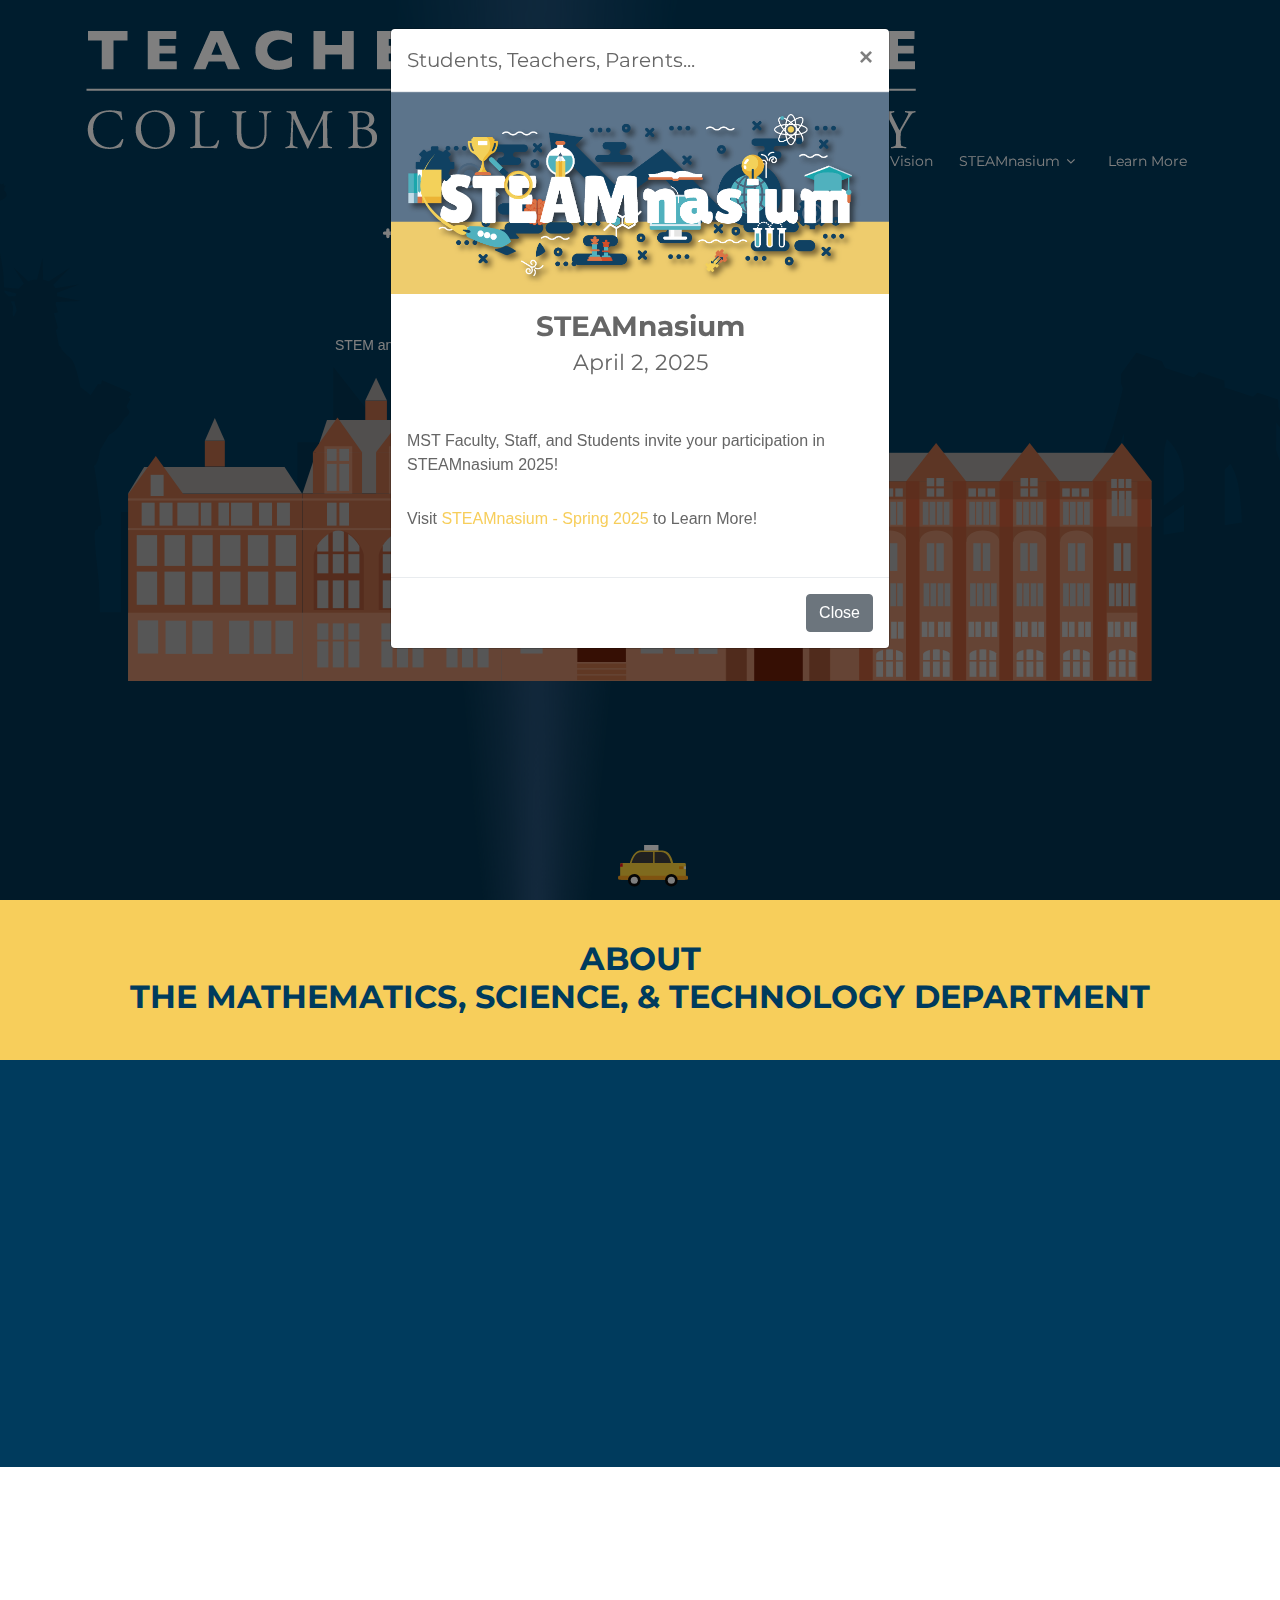
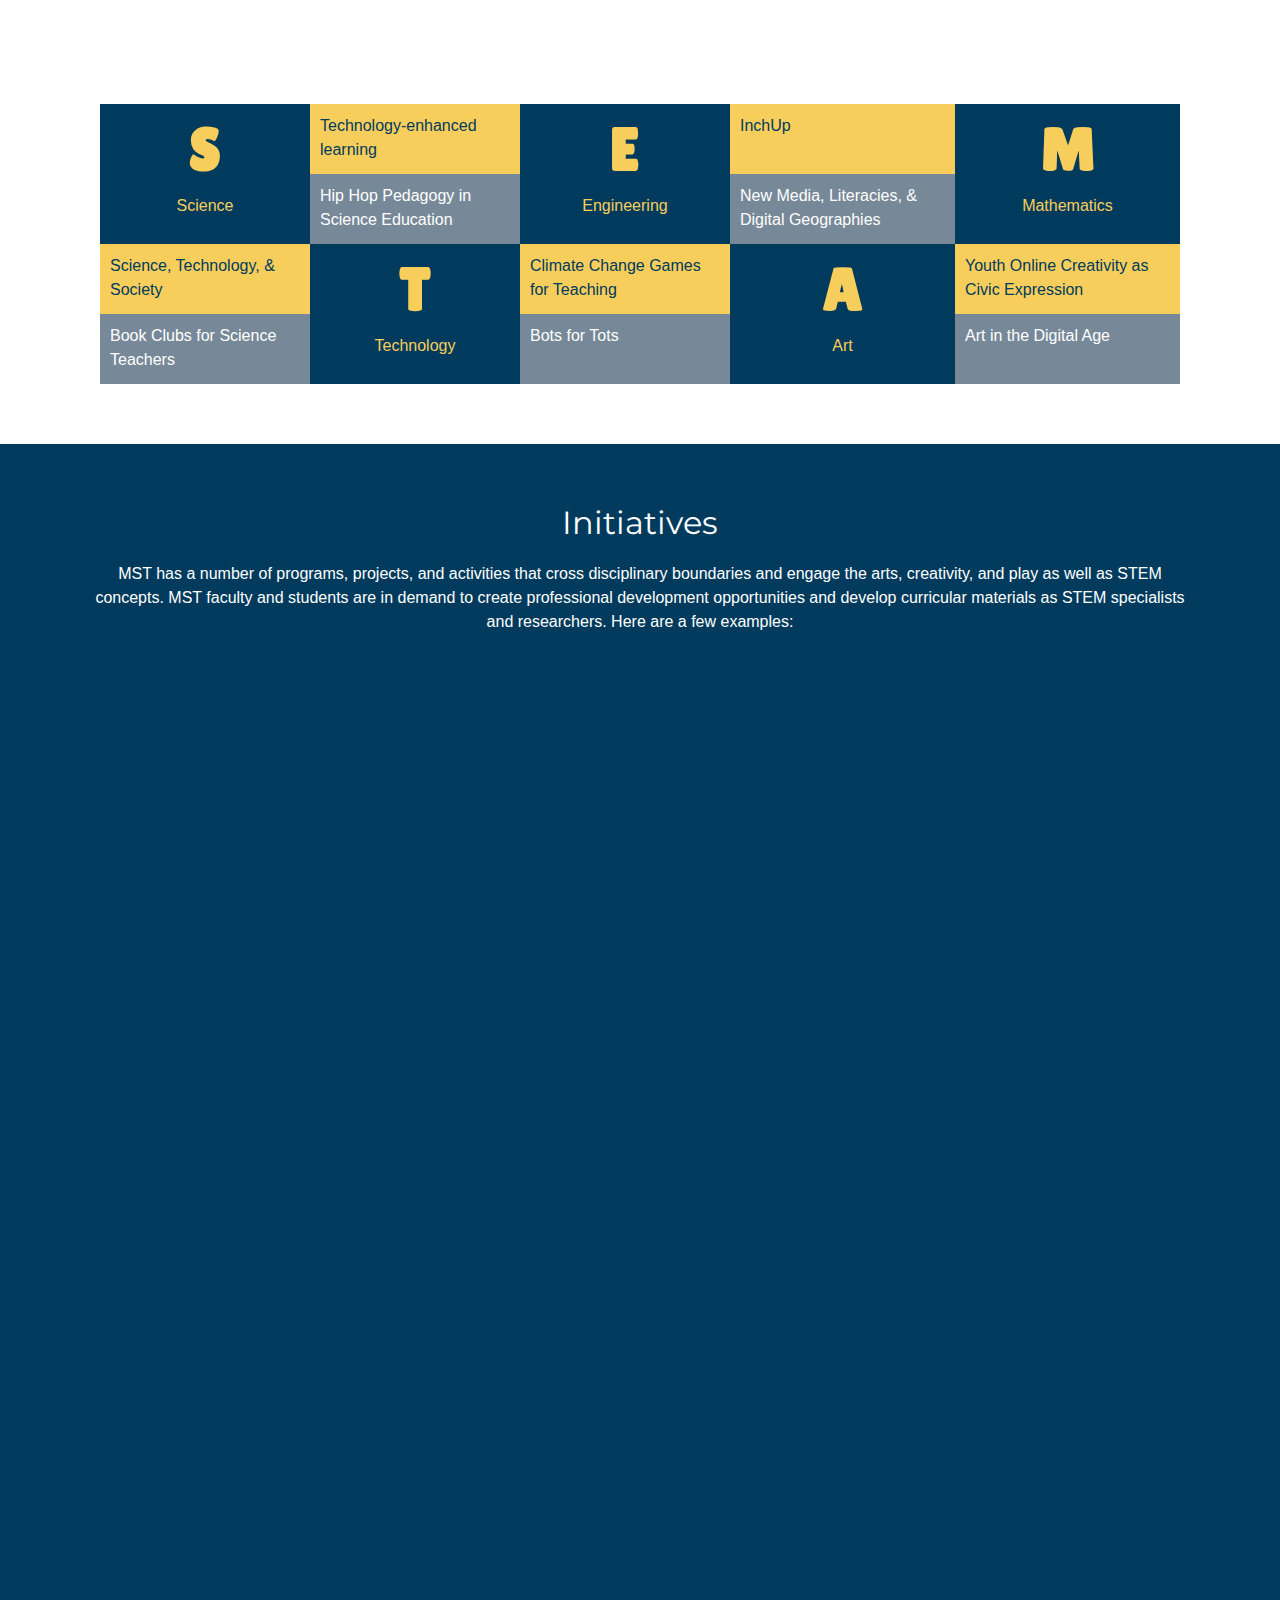
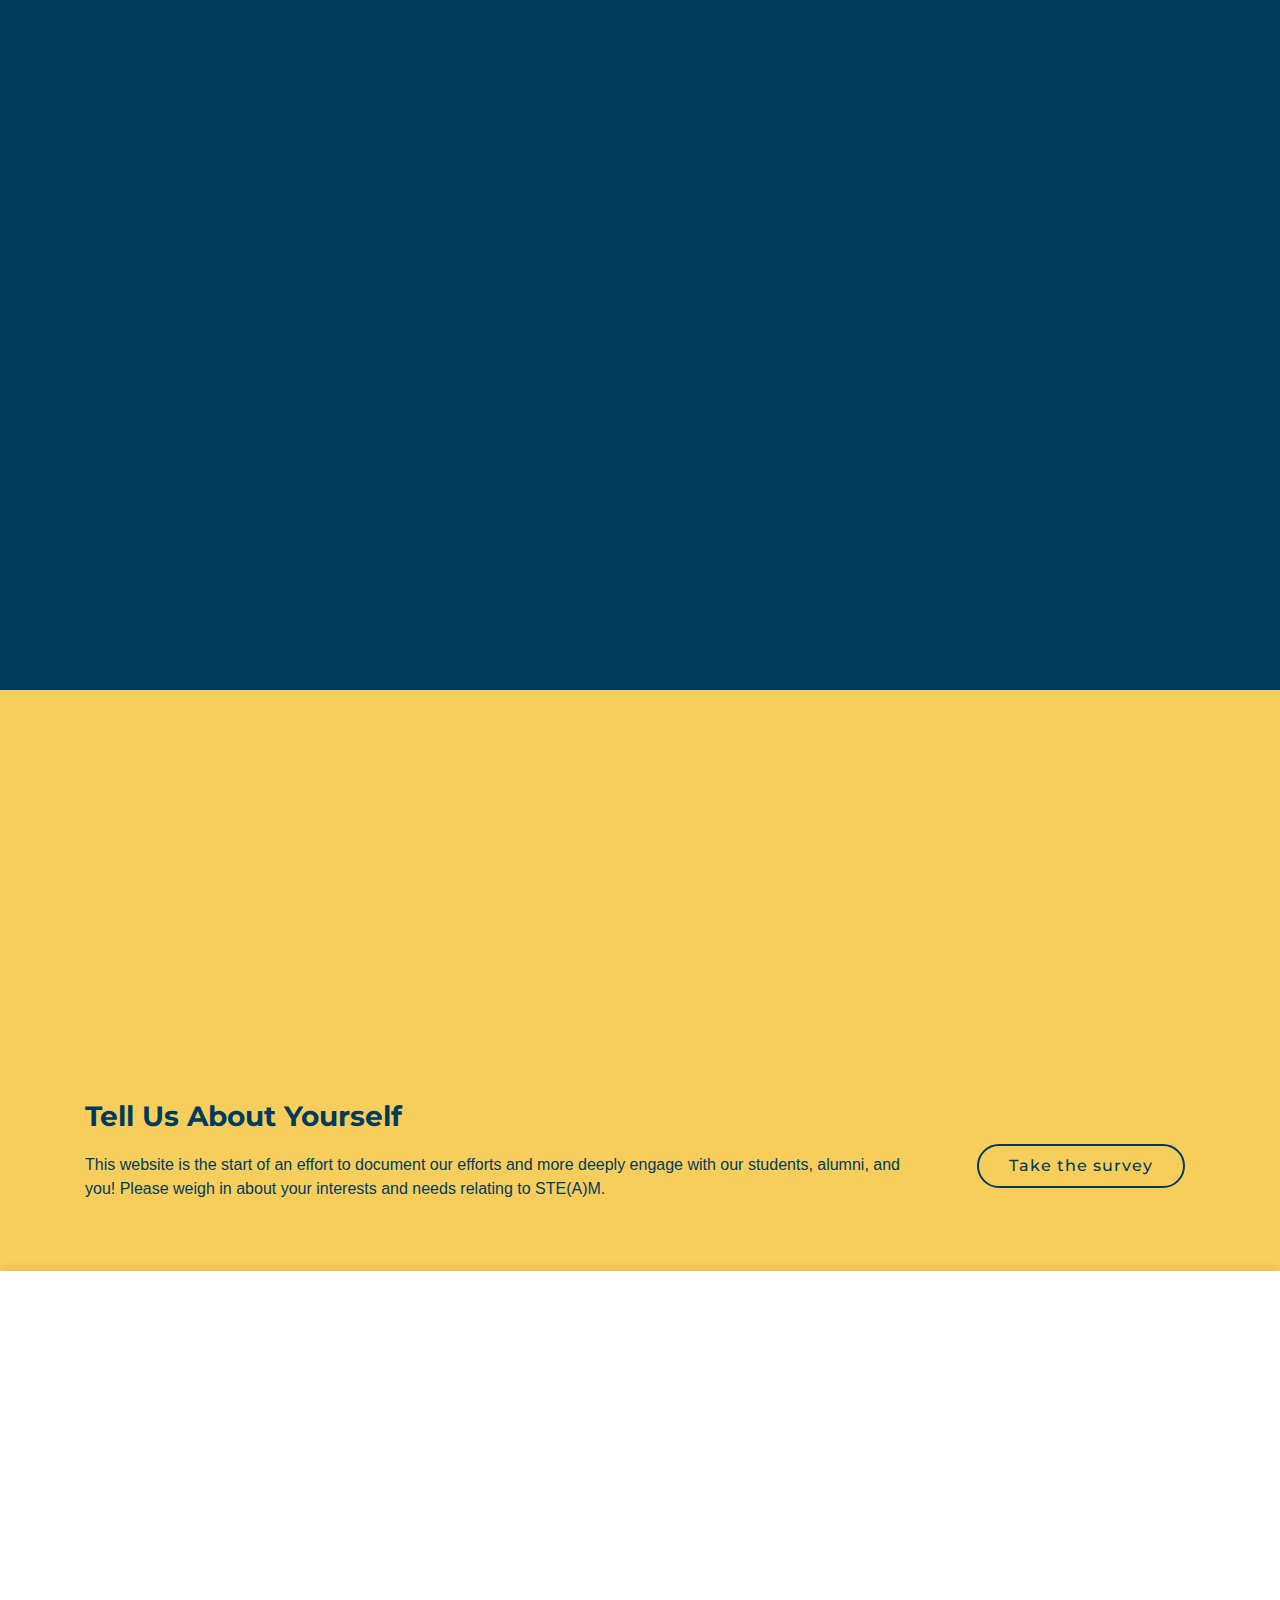
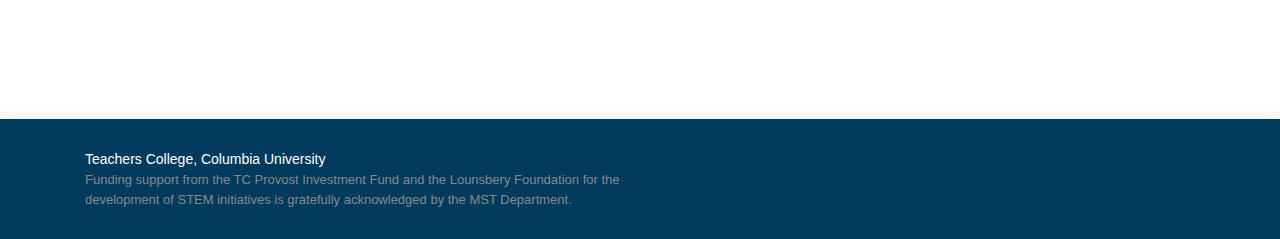
<file: index.html>
<!DOCTYPE html>
<html lang="en">
<head>
  <meta charset="utf-8">
  <title>MST STEAM Site</title>
  <meta content="width=device-width, initial-scale=1.0" name="viewport">
  <meta content="" name="keywords">
  <meta content="" name="description">

  <!-- Favicons -->
  <link href="img/favicon.png" rel="icon">
  <link href="img/apple-touch-icon.png" rel="apple-touch-icon">

  <!-- Google Fonts -->
  <link href="https://fonts.googleapis.com/css?family=Montserrat:300,400,500,700|Lilita+One:300,300i,400,400i,700,700i" rel="stylesheet">

  <!-- Bootstrap CSS File -->
  <link href="lib/bootstrap/css/bootstrap.css" rel="stylesheet">

  <!-- Libraries CSS Files -->
  <link href="lib/animate/animate.min.css" rel="stylesheet">
  <link href="lib/font-awesome/css/font-awesome.min.css" rel="stylesheet">
  <link href="lib/ionicons/css/ionicons.min.css" rel="stylesheet">
  <link href="lib/magnific-popup/magnific-popup.css" rel="stylesheet">

  <!-- Main Stylesheet File -->
  <link href="css/style.css" rel="stylesheet">
  <link href="css/spotlight.css" rel="stylesheet">

</head>

<body>

  <!--==========================
    Header
  ============================-->
  <header id="header">
    <div class="container">
      <div id="logo" class="pull-left">
        <a href="#intro"><img src="img/logo-new-alt.png" alt="" title=""></a>
      </div>

      <nav id="nav-menu-container">
        <ul class="nav-menu">
          <li class="menu-active"><a href="#intro">Home</a></li>
          <li><a href="#about">About</a></li>
          <li><a href="#vision">Vision</a></li>
          <li class="menu-has-children"><a href="STEAMnasium_2025_spring.html">STEAMnasium</a>
            <ul>
              <li><a href="./STEAMnasium_2025_spring.html">STEAMnasium SPRING 2025</a></li>
              <li><a href="./STEAMnasium_2023_spring.html">2023 SPRING</a></li>
              <li><a href="./STEAMnasium_2020_fall.html">2020 FALL</a></li>
              <li><a href="./STEAMnasium_2019_spring.html">2019 SPRING</a></li>
              <li><a href="./STEAMnasium_2019_fall.html">2019 FALL</a></li>
              <li><a href="./STEAMnasium_2018.html">2018 SPRING</a></li>
            </ul>
          </li>
          <li><a href="#learn-more">Learn More</a></li>
        </ul>
      </nav><!-- #nav-menu-container -->
    </div>
  </header><!-- #header -->


<!-- ====================== -->
<!-- Pop Up Modal Content for STEAMnasium 2019 -->
<!-- ====================== -->


    <!-- STYLING -->
    <!-- <link rel="stylesheet" type="text/css" href="css/STEAMnasium_2019/STEAMnasium2019_landingPage.css"> -->



    <!-- HTML BOOTSTRAP CODE -->
    <div id="myModal" class="modal fade" role="dialog" data-backdrop="static" data-keyboard="false">
      <div class="modal-dialog">
        <div class="modal-content">
          <div class="modal-header">
            <h5 class="modal-title">Students, Teachers, Parents...</h5>
            <button type="button" class="close" data-dismiss="modal" aria-label="Close">
              <span aria-hidden="true">&times;</span>
            </button>
          </div>
          <img src="img\STEAMnasium_2019\page_content\STEAMnasium_Logo.png" alt="STEAMnasium Logo" style="width:100%;">
          <div class="modal-body">
            <div class="text-center">
              <h3 class="section-title">
                <strong>STEAMnasium</strong><br><small>April 2, 2025</small>
              </h3>
            </div>
          </div>
          <div class="modal-body details">
            <!-- <p class="lead">Bringing STEM Camp to you… Virtually!</p> -->
            <p>MST Faculty, Staff, and Students invite your participation in STEAMnasium 2025!</p>
            <p>Visit <a href="STEAMnasium_2025_spring.html"> STEAMnasium - Spring 2025</a> to Learn More!</p>
          </div>
          <div class="modal-footer">
            <button type="button" class="btn btn-secondary" data-dismiss="modal">Close</button>
            <!-- <a class="btn btn-primary" href="https://docs.google.com/forms/d/e/1FAIpQLSfM1FoGxRrAF4x9sIT1ErrJH2GSwlfLkh5xPrQEi7YaIBEtBA/viewform">Let's get started!</a> -->
          </div>
        </div>
      </div>
    </div>


  <!--==========================
    Intro Section
  ============================-->
  <section id="intro">

    <!-- Spotlight in background -->
    <div class="wrapper">
      <div class="spotlight_swivel">
        <div class="lamp"></div>
        <div class="spotlight"></div>
      </div>
    </div>

    <!-- STEAM logo & Tagline -->
    <div class="intro-text wow fadeIn" data-wow-delay="0.7s">
        <svg id="steam-logo" data-name="Layer 1" xmlns="http://www.w3.org/2000/svg" viewbox="0 0 250 150" width="250">
          <defs>
            <style>
              .cls-1,.cls-5{fill:#fff;}
              .cls-2{fill:#2b475e;}
              .cls-3,.cls-6{fill:#ffd43d;}
              .cls-4{fill:#deb935;}
              .cls-5{font-size:55px;}
              .cls-5,.cls-6{font-family:LilitaOne, Lilita One;}
              .cls-6{font-size:45px;}
              .cls-7{fill:#c0d0d2;}
            </style>
          </defs>
          <title>logo</title>
          <g id="bulb">
            <path class="cls-1" d="M142.25,24a17.25,17.25,0,1,0-29.79,11.84A19,19,0,0,1,117.55,49v.88h14.51v-.67a19.51,19.51,0,0,1,5.44-13.31A17.08,17.08,0,0,0,142.25,24Z"/>
            <path id="bulb-line" class="cls-2" d="M127.92,49.56a105.07,105.07,0,0,1-.5-11.06,42.22,42.22,0,0,1,.6-8.19,9.57,9.57,0,0,1,.91-2.91A5,5,0,0,1,130.09,26c1.9-1.3,2.81.74,3.13,2.21a5.42,5.42,0,0,1-2,5.83A10,10,0,0,1,126,35.27c-3.34.07-8.08,0-9.35-3.76-.49-1.44-.49-5.23,1.41-5.9,1.69-.6,2.88,1.82,3.27,3a28,28,0,0,1,1,7.58,106.59,106.59,0,0,1-.46,13.38c-.07.92,1.33.88,1.4,0a87.2,87.2,0,0,0,.28-16.4c-.24-2.7-.52-5.79-2.49-7.86-3.48-3.65-6.25,1.61-6,5,.39,4.88,4.92,6.18,9.1,6.39,3.48.18,7.94-.21,9.87-3.55a7.4,7.4,0,0,0,.56-5.76c-.45-1.51-1.65-3.47-3.47-3.3-3.09.25-4.15,4.25-4.5,6.68-1,6.14-.6,12.64,0,18.82C126.58,50.44,128,50.47,127.92,49.56Z"/>
            <path class="cls-3" d="M124.82,61.5a7.26,7.26,0,0,1-7.27-7.27V49.81h14.51v4.42A7.23,7.23,0,0,1,124.82,61.5Z"/>
            <rect class="cls-4" x="117.55" y="49.84" width="14.51" height="1.86"/>
          </g>

          <text class="cls-5" transform="translate(70.3 104.95)">M</text>
          <text class="cls-5" transform="translate(120.23 104.95)">S</text>
          <text class="cls-5" transform="translate(152.09 104.95)">T</text>
          <text class="cls-6" transform="translate(69.43 145.2)">S</text>
          <text class="cls-6" transform="translate(94.24 145.2)">T</text>
          <text class="cls-6" transform="translate(117.98 145.2)">E</text>
          <text class="cls-6" transform="translate(139.75 145.2)">M</text>

          <path id="right-yellow-cross" class="cls-3" d="M204.67,47h-2.21V44.83a2.09,2.09,0,0,0-4.17,0V47h-2.21a2.09,2.09,0,0,0,0,4.17h2.21v2.21a2.09,2.09,0,0,0,4.17,0V51.21h2.21a2.07,2.07,0,0,0,2.08-2.09A2.09,2.09,0,0,0,204.67,47Z"/>

          <path id="right-grey-cross" class="cls-7" d="M182.92,19.29h-2.21V17.08a2.09,2.09,0,0,0-4.17,0v2.21h-2.21a2.09,2.09,0,0,0,0,4.17h2.21v2.21a2.09,2.09,0,0,0,4.17,0V23.46h2.21A2.07,2.07,0,0,0,185,21.37,2.09,2.09,0,0,0,182.92,19.29Z"/>

          <path id="right-white-cross" class="cls-1" d="M77.92,34.29H75.71V32.08a2.09,2.09,0,0,0-4.17,0v2.21H69.33a2.09,2.09,0,0,0,0,4.17h2.21v2.21a2.09,2.09,0,0,0,4.17,0V38.46h2.21A2.07,2.07,0,0,0,80,36.37,2.09,2.09,0,0,0,77.92,34.29Z"/>

          <path id="left-white-cross" class="cls-1" d="M233.92,32h-2.21V29.83a2.09,2.09,0,0,0-4.17,0V32h-2.21a2.09,2.09,0,0,0,0,4.17h2.21v2.21a2.09,2.09,0,0,0,4.17,0V36.21h2.21A2.07,2.07,0,0,0,236,34.12,2.09,2.09,0,0,0,233.92,32Z"/>

          <path id="left-grey-cross" class="cls-7" d="M44.17,19.29H42V17.08a2.09,2.09,0,0,0-4.17,0v2.21H35.58a2.09,2.09,0,0,0,0,4.17h2.21v2.21a2.09,2.09,0,0,0,4.17,0V23.46h2.21a2.07,2.07,0,0,0,2.08-2.09A2.09,2.09,0,0,0,44.17,19.29Z"/>

          <path id="left-yellow-cross" class="cls-3" d="M21.67,47H19.46V44.83a2.09,2.09,0,0,0-4.17,0V47H13.08a2.09,2.09,0,0,0,0,4.17h2.21v2.21a2.09,2.09,0,0,0,4.17,0V51.21h2.21a2.07,2.07,0,0,0,2.08-2.09A2.09,2.09,0,0,0,21.67,47Z"/>
        </svg>


      <p>Forging new directions for<br/>STEM and STEAM in the future and beyond.</p>
    </div>

    <!-- STEAM logo -->
    <div class="hero-image wow fadeIn">
      <div class="cab">
        <svg id="cab-svg" data-name="Layer 1" xmlns="http://www.w3.org/2000/svg" viewbox="0 0 183 109" width="70">
          <defs>
            <style>
            #cab-svg .cls-1{fill:#404040;}
            #cab-svg .cls-2{fill:#fff;}
            #cab-svg .cls-3{fill:#ffd43d;}
            #cab-svg .cls-4{fill:#fea621;}
            #cab-svg .cls-5{fill:#0a0a0a;}
            #cab-svg .cls-6{fill:#e51522;}
            #cab-svg .cls-7{fill:#ff9b08;}
            </style>
          </defs>
          <title>cab</title>
          <path class="cls-1" d="M35.57,47.67s6.87-29.55,25.71-29.32,35.64-.11,51,0c19.6-.11,24.27,22.81,26.13,29.32C110.69,47,35.57,47.67,35.57,47.67Z"/>
          <rect class="cls-2" x="68.23" width="37.55" height="15.02"/>
          <path class="cls-3" d="M173.63,47.28H144.32C142,38,136.12,14.52,115.75,14.65c-17.09-.14-35.73.27-56.65,0C41,14.41,32.83,40.35,31,47.28H9.51a3.89,3.89,0,0,0-3.88,3.88V86.82A3.89,3.89,0,0,0,9.51,90.7H173.63a3.89,3.89,0,0,0,3.88-3.88V51.16A3.89,3.89,0,0,0,173.63,47.28ZM61.41,18c10.73.14,20.8.08,30.32,0V47c-28.1.05-56,.31-56,.31S42.57,17.72,61.41,18ZM95.68,47V18c5.78,0,11.37-.05,16.77,0,19.6-.11,24.27,22.81,26.13,29.33C128.54,47,112.32,47,95.68,47Z"/>
          <rect class="cls-4" x="0.26" y="80.71" width="182.95" height="10.39" rx="3.3" ry="3.3"/>
          <circle class="cls-5" cx="42.59" cy="92.15" r="16.38"/>
          <circle class="cls-2" cx="42.59" cy="92.15" r="9.39"/>
          <circle class="cls-5" cx="139.44" cy="92.15" r="16.38"/>
          <circle class="cls-2" cx="139.44" cy="92.15" r="9.39"/>
          <path class="cls-6" d="M12.3,56.87v-9.2H9.12a3.9,3.9,0,0,0-3.88,3.89v5.31Z"/>
          <rect class="cls-2" x="172.85" y="55.83" width="4.65" height="7.25"/>
          <rect class="cls-7" x="159.65" y="55.83" width="10.62" height="7.25"/>
        </svg>
      </div>
      <div class="tc-building" data-wow-delay="0.4s" data-wow-duration="0.6s">
        <img src="img/tc-building.svg"/>
      </div>
    </div>

  </section><!-- #intro -->

  <main id="main">



    <!--==========================
      About Us Section
    ============================-->
    <section id="about">
      <div class="container-fluid">
        <div class="section-header">
          <h3 class="section-title font-weight-bold text-uppercase text-navy">About<br/>the Mathematics, Science, & Technology Department</h3>
          <span class="section-divider"></span>
        </div>
      </div>

      <div class="row" id="long-history">
        <div class="container">
          <div class="row align-items-center">
            <div class="col-lg-6 about-img wow fadeInLeft">
              <img src="img/mst-history-cropped.png" alt="" class="img-fluid">
            </div>

            <div class="section-header col-lg-6 wow fadeInRight">
              <h3 class="section-title">Long History and Rich Tradition</h3>
              <p class="section-description">
                MST has a long tradition and rich history of interdisciplinary research and practice across its 3 cognate disciplines: mathematics, science, and technology.
                <br>
                <a href="http://www.tc.columbia.edu/mathematics-science-and-technology/" class="about-btn text-center" target="_blank">Visit MST Website</a>
              </p>
							<br>
							<h3 class="section-title">STEAM Initiatives in MST</h3>
							<p class="section-description">
								Download the PDF to learn more about our commitment to STEAM Education in MST, and at TC.
								<br>
								<a href="pdf/STEAM_Initiatives.pdf" class="about-btn text-center" target="_blank"><i class="ion-android-document"></i>&nbsp; DOWNLOAD: STEAM Initiatives</a>
							</p>

            </div>
          </div>
        </div>
      </div>

      <!-- </div> -->

    </section><!-- #about -->

    <!--==========================
      Curriculum Section
    ============================-->
    <section id="curriculum">
      <div class="container">

        <div class="section-header wow fadeIn" data-wow-duration="1s">
          <h3 class="section-title">Curriculum, Projects, & Research</h3>
          <p class="section-description">
            Our curricular offerings and faculty & student research explore connections across STEAM domains and their broader relationships with individuals and society.
          </p>
        </div>

        <div class="col-lg-12">
          <div class="row justify-content-center no-gutters">

            <div class="col-lg-7">
              <div class="row no-gutters">
                <div class="col-lg-4 bg-navy text-yellow text-center">
                  <span class="steam-letter">S</span><br/>Science
                </div>
                <div class="col-lg-4">
                  <div class="col-lg-12 bg-yellow fixed-height">Technology-enhanced learning</div>
                  <div class="col-lg-12 bg-gray text-white fixed-height">Hip Hop Pedagogy in Science Education</div>
                </div>
                <div class="col-lg-4 bg-navy text-yellow text-center">
                  <span class="steam-letter">E</span><br/>Engineering
                </div>
              </div>
            </div>

            <div class="col-lg-5">
              <div class="row no-gutters">

                <div class="col-lg-6">
                  <div class="col-lg-12 bg-yellow fixed-height">InchUp</div>
                  <div class="col-lg-12 bg-gray text-white fixed-height">New Media, Literacies, & Digital Geographies</div>
                </div>

                <div class="col-lg-6 bg-navy text-yellow text-center">
                  <span class="steam-letter">M</span><br/>Mathematics
                </div>

              </div>
            </div>

          </div>

          <div class="row justify-content-center no-gutters">
            <div class="col-lg-7">
              <div class="row no-gutters">
                <div class="col-lg-4">
                  <div class="col-lg-12 bg-yellow fixed-height">Science, Technology, & Society</div>
                  <div class="col-lg-12 bg-gray text-white fixed-height">Book Clubs for Science Teachers</div>
                </div>
                <div class="col-lg-4 bg-navy text-yellow text-center"><span class="steam-letter">T</span><br/>Technology</div>
                <div class="col-lg-4">
                  <div class="col-lg-12 bg-yellow fixed-height">Climate Change Games for Teaching</div>
                  <div class="col-lg-12 bg-gray text-white text-white fixed-height">Bots for Tots</div>
                </div>
              </div>
            </div>

            <div class="col-lg-5">
              <div class="row no-gutters">
                <div class="col-lg-6 bg-navy text-yellow text-center">
                  <span class="steam-letter">A</span><br/>Art
                </div>
                <div class="col-lg-6">
                  <div class="col-lg-12 bg-yellow fixed-height">Youth Online Creativity as Civic Expression</div>
                  <div class="col-lg-12 bg-gray text-white fixed-height">Art in the Digital Age</div>
                </div>
              </div>
            </div>

          </div>

        </div>
      </div>
    </section><!-- #curriculum -->

  <!--==========================
    Initiatives Section
  ============================-->
    <section id="initiatives">
      <div class="container">

        <div class="section-header">
          <h3 class="section-title">Initiatives</h3>
          <p class="section-description">MST has a number of programs, projects, and activities that cross disciplinary boundaries and engage the arts, creativity, and play as well as STEM concepts. MST faculty and students are in demand to create professional development opportunities and develop curricular materials as STEM specialists and researchers. Here are a few examples:</p>
        </div>

        <div class="row row-eq-height">

          <div class="col-lg-6 col-md-6">
            <div class="box wow fadeInLeft">
              <h4><a href="http://www.tc.columbia.edu/continuing-professional-studies/administration-events/mathcamp-for-middle-school-educators/" target="_blank">MathCamp</a></h4>
              <img src="img/math-camp.jpg" class="img-fluid" />
              <p>MathCamp helps teachers apply the shifts specified by the Common Core Mathematics Standards into their classroom instruction. The program not only deepens their content knowledge but also the critical pedagogical content knowledge, leading to richer explanations and more complete representations which strengthen the foundations of mathematical meaning.<br/>
                <a href="http://www.tc.columbia.edu/continuing-professional-studies/administration-events/mathcamp-for-middle-school-educators/" class="initiatives-btn" target="_blank">Learn More</a>
              </p>


            </div>
          </div>

          <div class="col-lg-6 col-md-6">
            <div class="box wow fadeInRight">
              <h4><a href="https://www.steamgarage.com/" target="_blank">STEAM Garage</a></h4>
              <img src="img/steam-garage.jpg" class="img-fluid" />
              <p>STEAM garage offers the opportunity for all students in CMLTD to engage in designing, building, and evaluating how artifacts can become an interesting and entertaining learning tool in the steam subject areas (and beyond). Come build with us!<br/>
                <a href="https://www.steamgarage.com/" class="initiatives-btn" target="_blank">Learn More</a>
              </p>
            </div>
          </div>

        </div>

        <div class="row">

					<div class="col-lg-6 col-md-6">
            <div class="box wow fadeInUp">
              <h4><a href="http://hiphoped.com/science-genius/" target="_blank">Science Genius</a></h4>
              <img src="img/science-genius.jpg" class="img-fluid" />
              <p>Science Genius students create science themed raps based on topics decided upon by the project sponsors (scientists, educators, and Hip-Hop icon GZA) as part of a competition within their schools. Researchers have noticed an increase in attendance, higher test scores, persistence in science and enthusiasm for science content in students who participated.<br/>
                <a href="http://hiphoped.com/science-genius/" class="initiatives-btn" target="_blank">Learn More</a>
              </p>
            </div>
          </div>

          <div class="col-lg-6 col-md-6">
            <div class="box wow fadeInLeft">
              <h4><a href="http://www.tc.columbia.edu/continuing-professional-studies/administration-events/mathcamp-for-middle-school-educators/" target="_blank">NYC STEM Study Tour</a></h4>
              <img src="img/NYC-STEM-Study-Tour.jpg" class="img-fluid" />
              <p>The NYC STEM Study Tour provides an inside view of the current state of STEM education in New York City. Participants observe STEM classes in action and engage with students and leading STEM educators in a diverse range of institutions. Visits include NYC schools and renowned NYC museums which focus on STEM initiatives. Participants develop a rich understanding of what STEM education looks like in NYC, in and out of the classrooms.<br/>
                <a href="https://docs.google.com/document/d/e/2PACX-1vTMeJnoRSrBjU__rhM3690ohJXNn1t5w4PGr0LHCQ4xaivgfRsrAf0ek609lthZHMTNRid8yacZO2Lu/pub" class="initiatives-btn" target="_blank">Learn More</a>
              </p>

            </div>
          </div>

<!-- ELLEN's Blurb -->
<!--           <div class="col-lg-4 col-md-6">
            <div class="box wow fadeInRight">
              <h4><a href="https://www.steamgarage.com/" target="_blank">STEAM Garage</a></h4>
              <img src="img/steam-garage.jpg" class="img-fluid" />
              <p>STEAM garage offers the opportunity for all students in CMLTD to engage in designing, building, and evaluating how artifacts can become an interesting and entertaining learning tool in the steam subject areas (and beyond). Come build with us!<br/>
                <a href="https://www.steamgarage.com/" class="initiatives-btn" target="_blank">Learn More</a>
              </p>
            </div>
          </div> -->

        </div>
      </div>
    </section><!-- #initiatives -->

    <!--==========================
      Vision Section
    ============================-->
    <section id="vision">
      <div class="container">
        <div class="row">
          <div class="col-lg-12">
            <div class="section-header wow fadeIn" data-wow-duration="1s">
              <h3 class="section-title font-weight-bold text-uppercase">Vision</h3>
              <p class="section-description">MST has embarked on a year long quest to reflect on the history of STEM education, explore the possibilities of highlighting our existing work in STEM education, and produce new avenues for research and practice around STEM:</p>
            </div>
          </div>

          <div class="col-lg-12 col-md-7 ">
            <div class="row">
              <div class="col-lg-4 col-md-6 box wow fadeInRight">
                <div class="icon"><i class="ion-android-warning"></i></div>
                <p class="description">The role of STEM in solving complex political, social, and environmental problems</p>
              </div>
              <div class="col-lg-4 col-md-6 box wow fadeInRight" data-wow-delay="0.1s">
                <div class="icon"><i class="ion-android-compass"></i></div>
                <p class="description">STEM as a driver for play, civic education, student engagement, and out-of-school learning</p>
              </div>
              <div class="col-lg-4 col-md-6 box wow fadeInRight" data-wow-delay="0.2s">
                <div class="icon"><i class="ion-speedometer"></i></div>
                <p class="description">Disparities in STEM educational opportunities that affect learning, persistence, participation, and performance</p>
              </div>
            </div>
          </div>
        </div>
      </div>
    </section><!-- #vision -->

    <!--==========================
      Call To Action Section
      ============================-->
      <section id="call-to-action">
        <div class="container">
          <div class="row">
            <div class="col-lg-9 text-center text-lg-left">
              <h3 class="cta-title">Tell Us About Yourself</h3>
              <p class="cta-text"> This website is the start of an effort to document our efforts and more deeply engage with our students, alumni, and you! Please weigh in about your interests and needs relating to STE(A)M.</p>
            </div>
            <div class="col-lg-3 cta-btn-container text-center">
              <a class="cta-btn align-middle" href="https://docs.google.com/forms/d/1vXjNdN0W4aX0n31TaFD3rn277UgbMkK5qx6GezPL-RA/viewform?edit_requested=true" target="_blank">Take the survey</a>
            </div>
          </div>

        </div>
      </section><!-- #call-to-action -->

    <!--==========================
      Learn More Section
    ============================-->
    <section id="learn-more">
      <div class="container">
        <div class="row wow fadeInUp">

          <div class="col-lg-4 col-md-4">
            <div class="contact-about">
              <h3 class="font-weight-bold">Learn more</h3>
              <p>The Department of Mathematics, Science and Technology</p>
              <div class="social-links">
                <a href="https://twitter.com/TC_MST" class="twitter" target="_blank"><i class="fa fa-twitter"></i></a>
                <a href="https://www.facebook.com/MathematicsScienceTechnology" class="facebook" target="_blank"><i class="fa fa-facebook"></i></a>
                <a href="https://www.youtube.com/user/teacherscollegemst?feature=watch" class="youtube" target="_blank"><i class="fa fa-youtube"></i></a>
                <!-- <a href="#" class="google-plus"><i class="fa fa-google-plus"></i></a>
                <a href="#" class="linkedin"><i class="fa fa-linkedin"></i></a> -->
              </div>
            </div>
          </div>

          <div class="col-lg-3 col-md-4">
            <div class="info">
              <div>
                <i class="ion-ios-location-outline"></i>
                <p>321 Thompson Hall<br/>Box Number: 19</p>
              </div>

              <div>
                <i class="ion-ios-email-outline"></i>
                <p><a href="mailto:tcmst@tc.columbia.edu?subject=MST Inquiry: From STEAM Website">tcmst@tc.columbia.edu</a></p>
              </div>

              <div>
                <i class="ion-ios-telephone-outline"></i>
                <p>Phone: (212) 678-4095<br/>Fax: (212) 678-8129</p>
              </div>

              <div>
                <i class="ion-ios-world-outline"></i>
                <p>Website: <a href="http://www.tc.columbia.edu/mathematics-science-and-technology/">MST Website</a></p>
              </div>

            </div>
          </div>

          <!-- <div class="col-lg-5 col-md-8">
            <div class="twitter-feed">
              <a class="twitter-timeline" data-height="300" data-theme="light" data-link-color="#003b5d" href="https://twitter.com/TC_MST?ref_src=twsrc%5Etfw">Tweets by TC_MST</a> <script async src="https://platform.twitter.com/widgets.js" charset="utf-8"></script>
            </div>
          </div> -->

        </div>

      </div>
    </section><!-- #learn-more -->

  </main>

  <!--==========================
    Footer
  ============================-->
  <footer id="footer">
    <div class="container">
      <div class="row">
        <div class="col-lg-6 text-lg-left text-center">
          <div class="copyright">
            Teachers College, Columbia University
          </div>
          <div class="credits">
                Funding support from the TC Provost Investment Fund and the Lounsbery Foundation for the development of STEM initiatives is gratefully acknowledged by the MST Department.
          </div>
        </div>
        <!-- <div class="col-lg-6">
          <nav class="footer-links text-lg-right text-center pt-2 pt-lg-0">
            <a href="#intro" class="scrollto">Home</a>
            <a href="#about" class="scrollto">About</a>
            <a href="#">Privacy Policy</a>
            <a href="#">Terms of Use</a>
          </nav>
        </div> -->
      </div>
    </div>
  </footer><!-- #footer -->

  <a href="#" class="back-to-top"><i class="fa fa-chevron-up"></i></a>

  <!-- JavaScript Libraries -->
  <script src="lib/jquery/jquery.min.js"></script>
  <script src="lib/jquery/jquery-migrate.min.js"></script>
  <script src="lib/bootstrap/js/bootstrap.bundle.min.js"></script>
  <script src="lib/easing/easing.min.js"></script>
  <script src="lib/wow/wow.min.js"></script>
  <script src="lib/superfish/hoverIntent.js"></script>
  <script src="lib/superfish/superfish.min.js"></script>
  <script src="lib/magnific-popup/magnific-popup.min.js"></script>
  <script src="lib/countdown/countdown.js"></script>
  <script src="lib/anime/anime.js"></script>

  <!-- Contact Form JavaScript File -->

  <!-- Template Main Javascript File -->
  <script src="js/main.js"></script>
  <script>
    // Modal pop-up for basically "come to the 202X steamnasium"
    $('#myModal').modal('show');
  </script>


  <!-- Global site tag (gtag.js) - Google Analytics -->
  <script async src="https://www.googletagmanager.com/gtag/js?id=UA-117049885-1"></script>

  <script>
    //GDPR
    $(document).ready(function() {
      console.log(jQuery);
      $.getScript("https://www.tc.columbia.edu/media/media-library-2015/scripts/gdpr.js");
    });

    //Analytics
    window.dataLayer = window.dataLayer || [];
    function gtag(){dataLayer.push(arguments);}
    gtag('js', new Date());

    gtag('config', 'UA-117049885-1');
  </script>

  <!-- Ethan was here -->

</body>
</html>
</file>
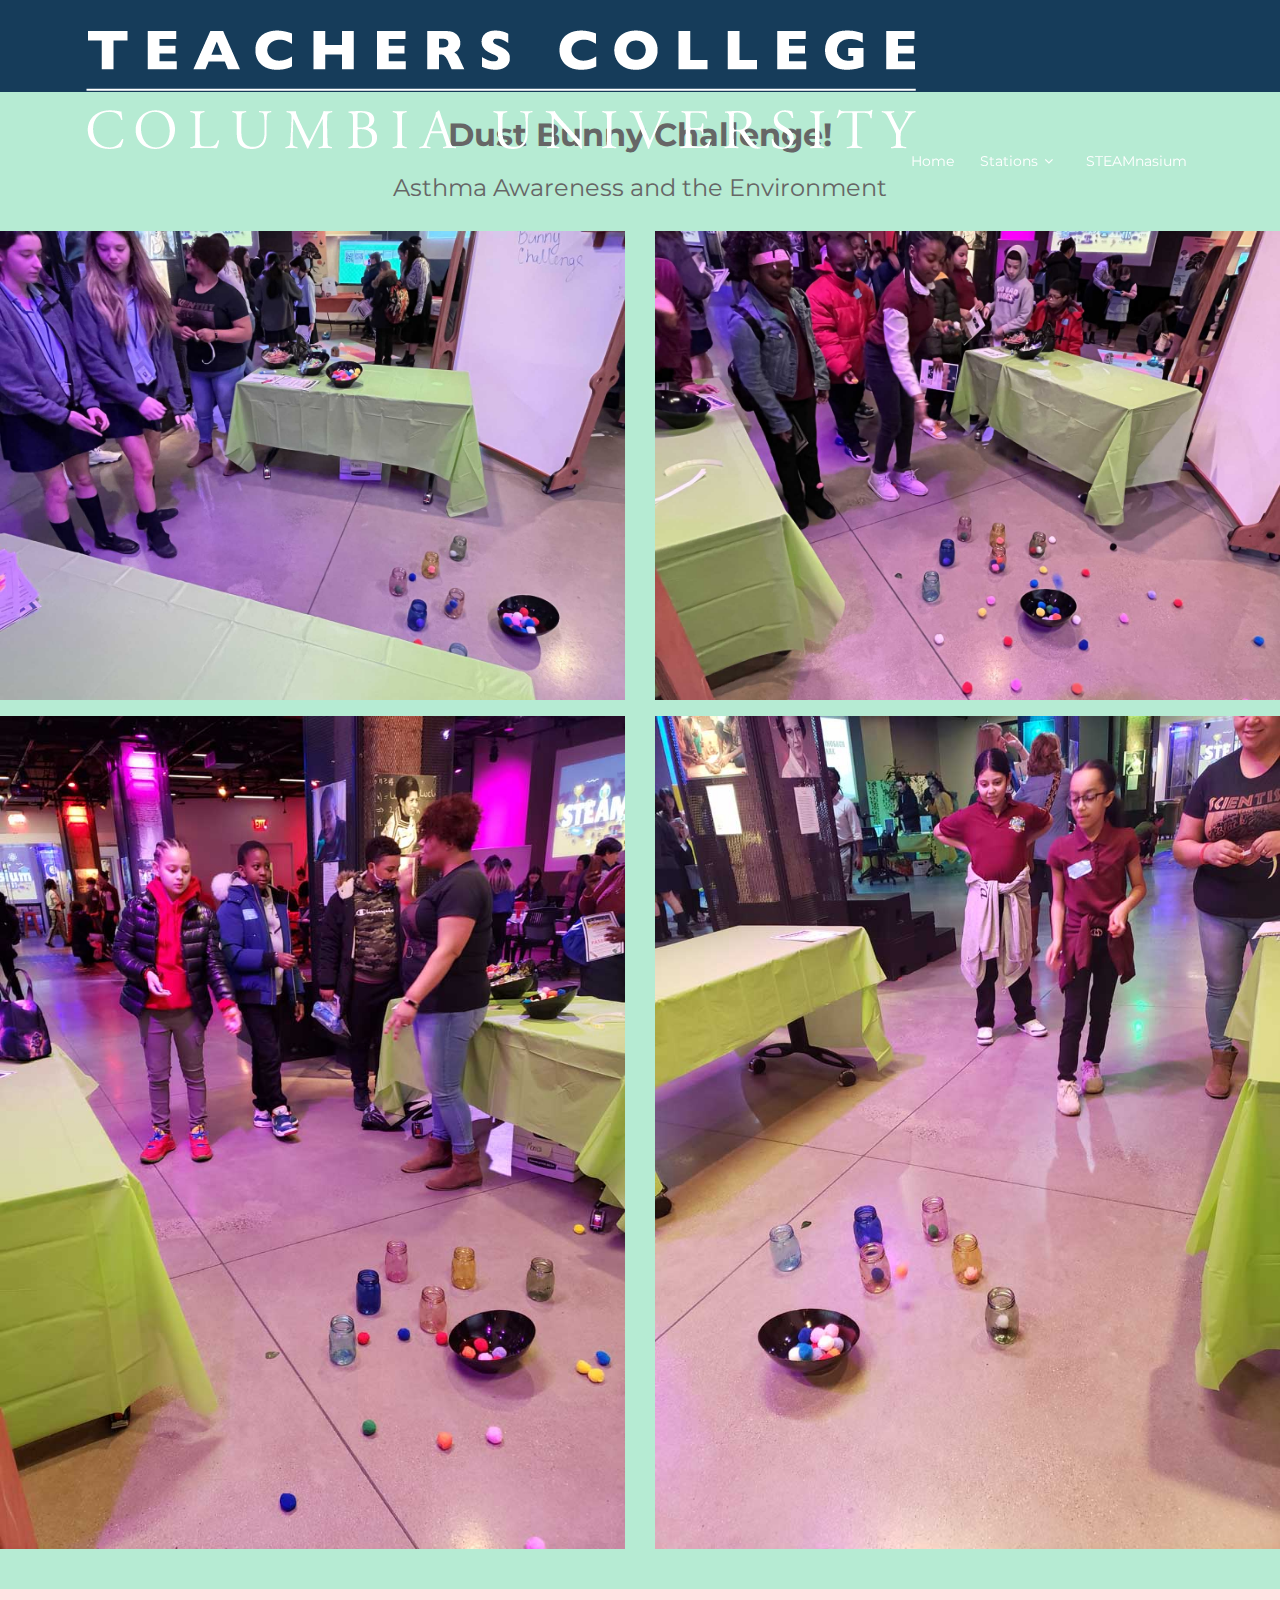
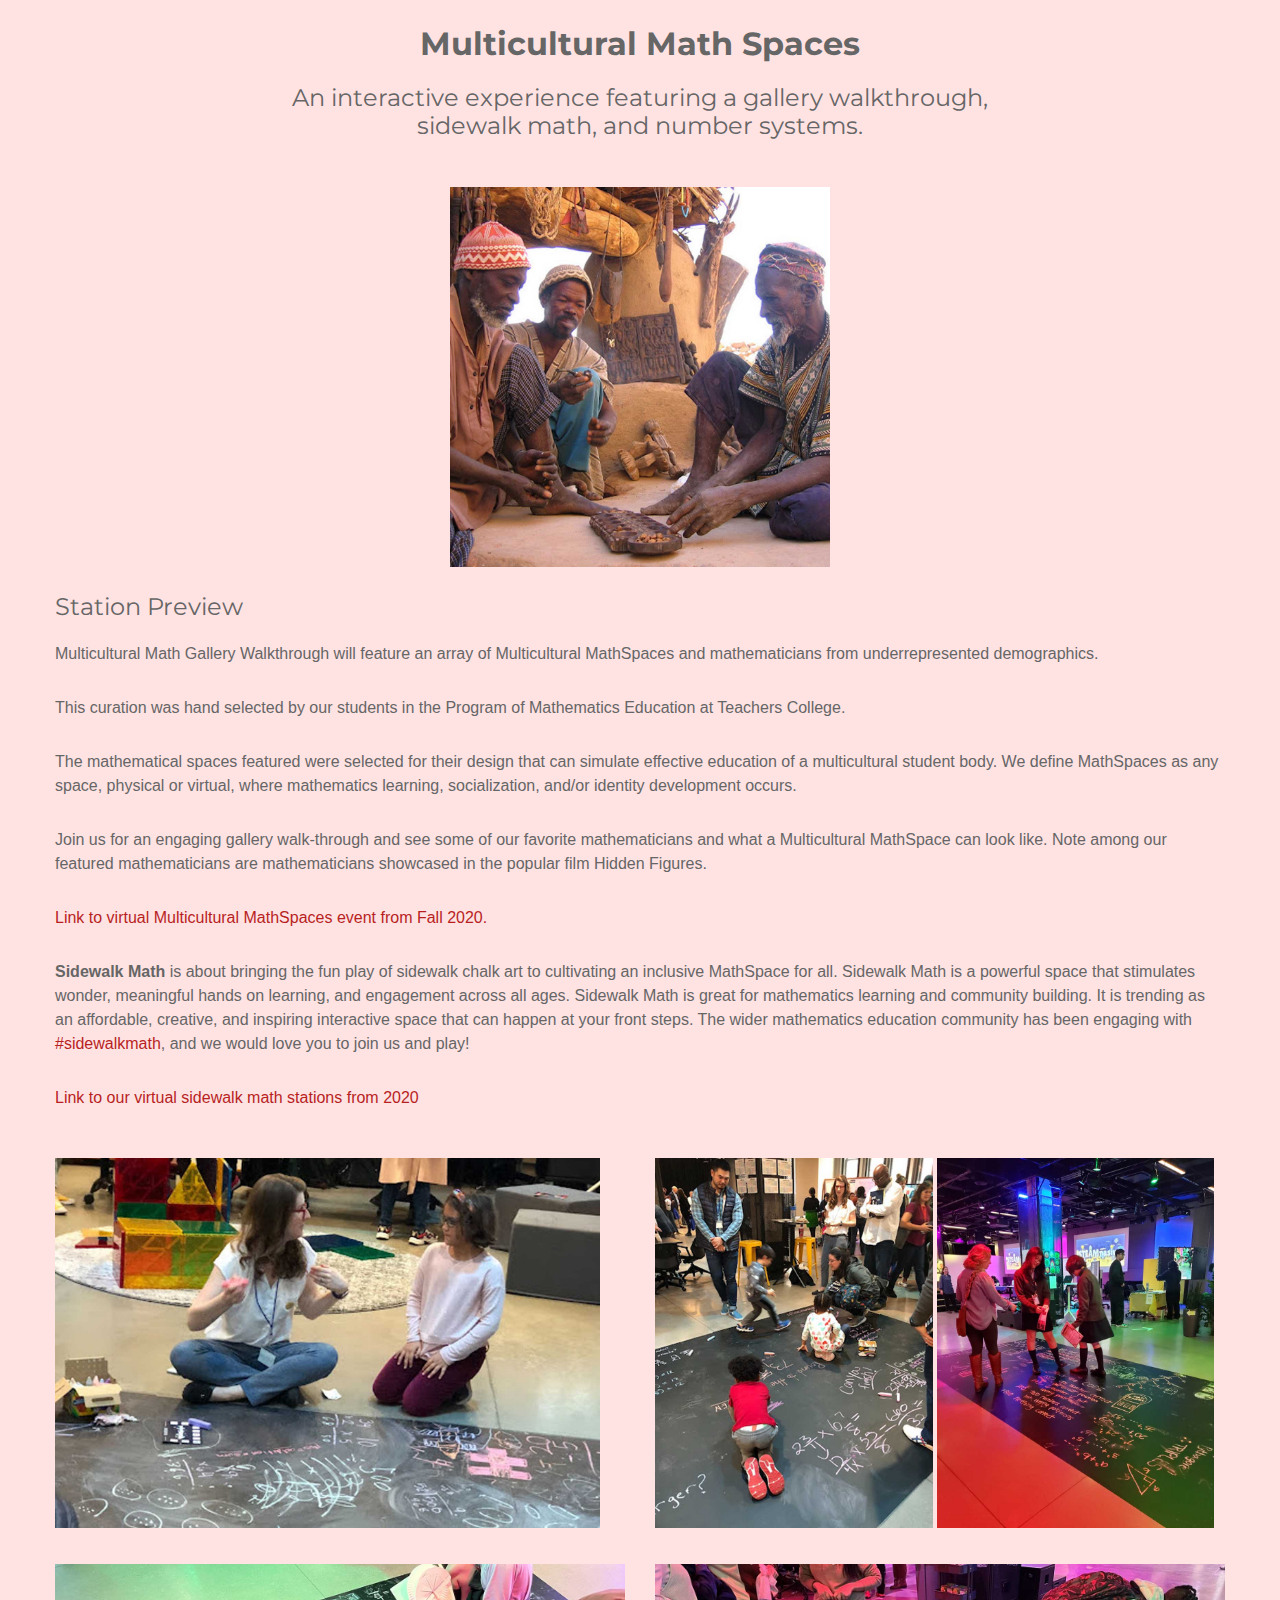
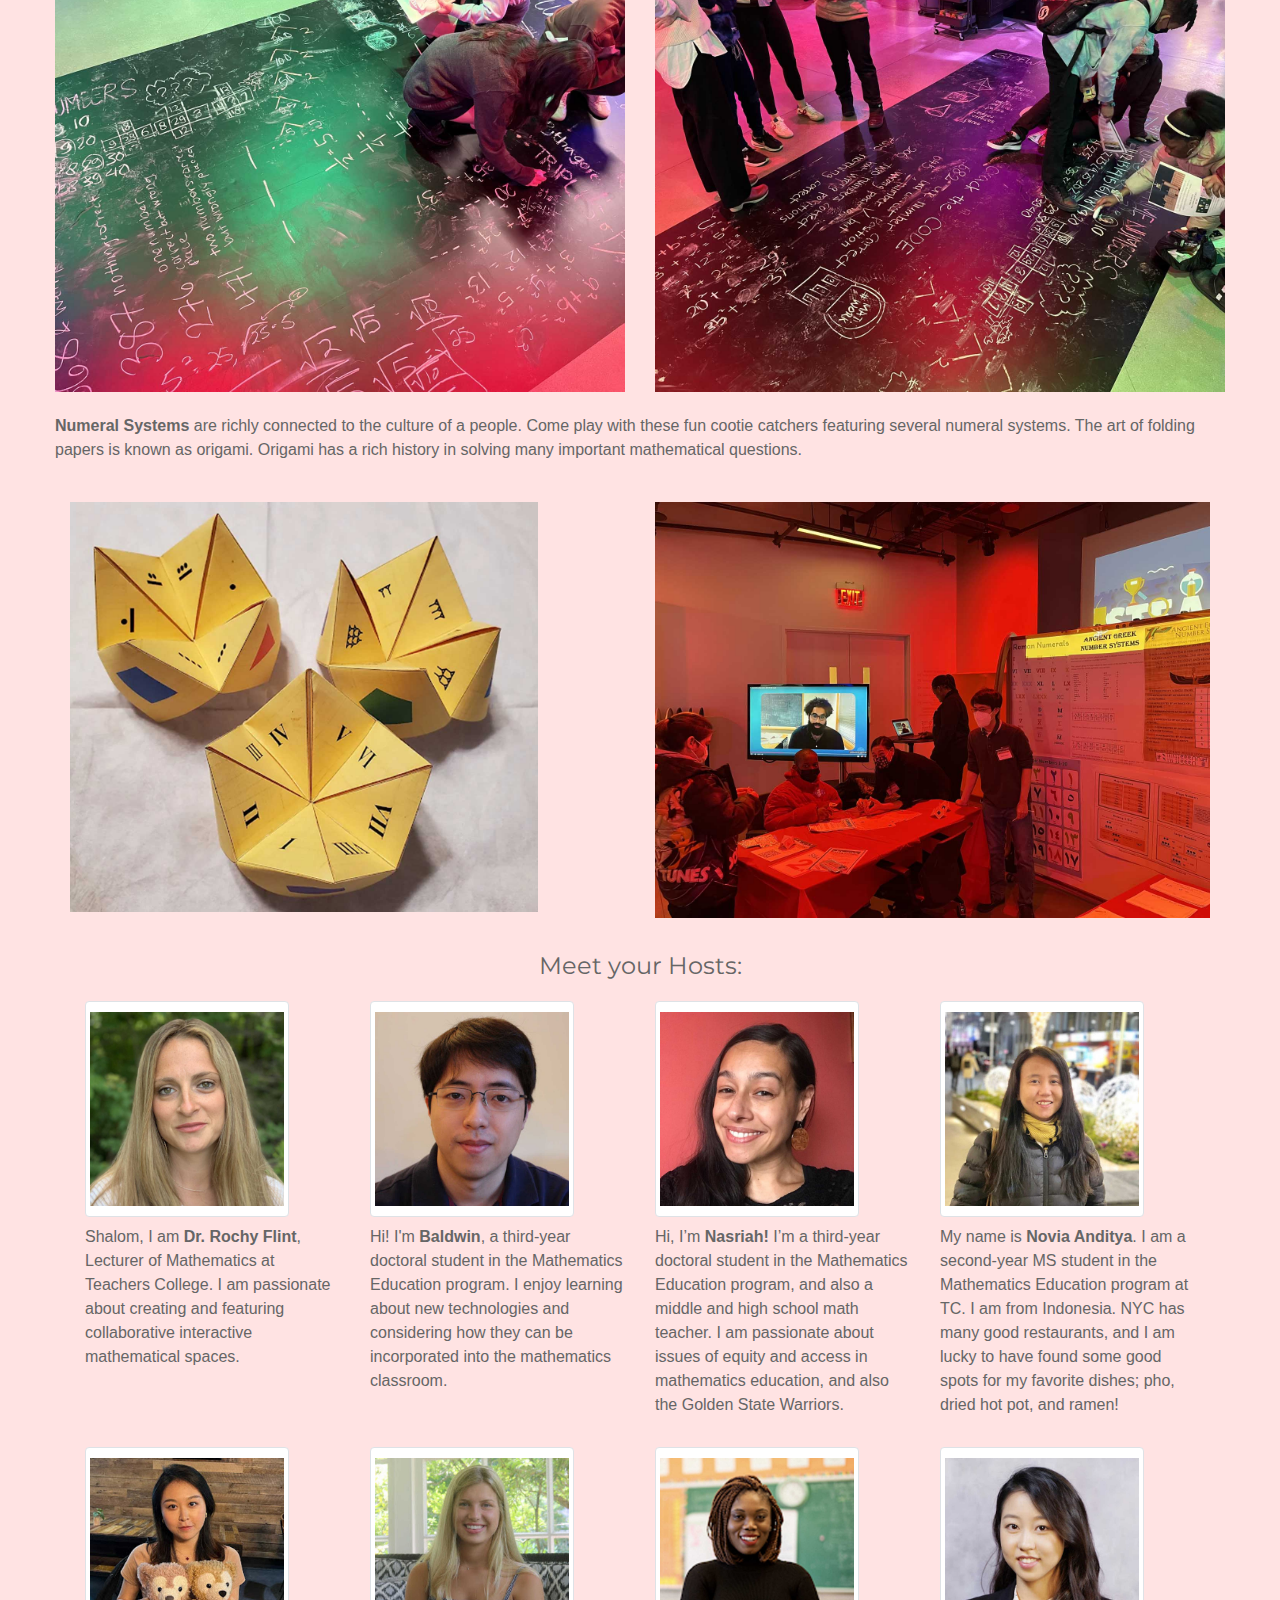
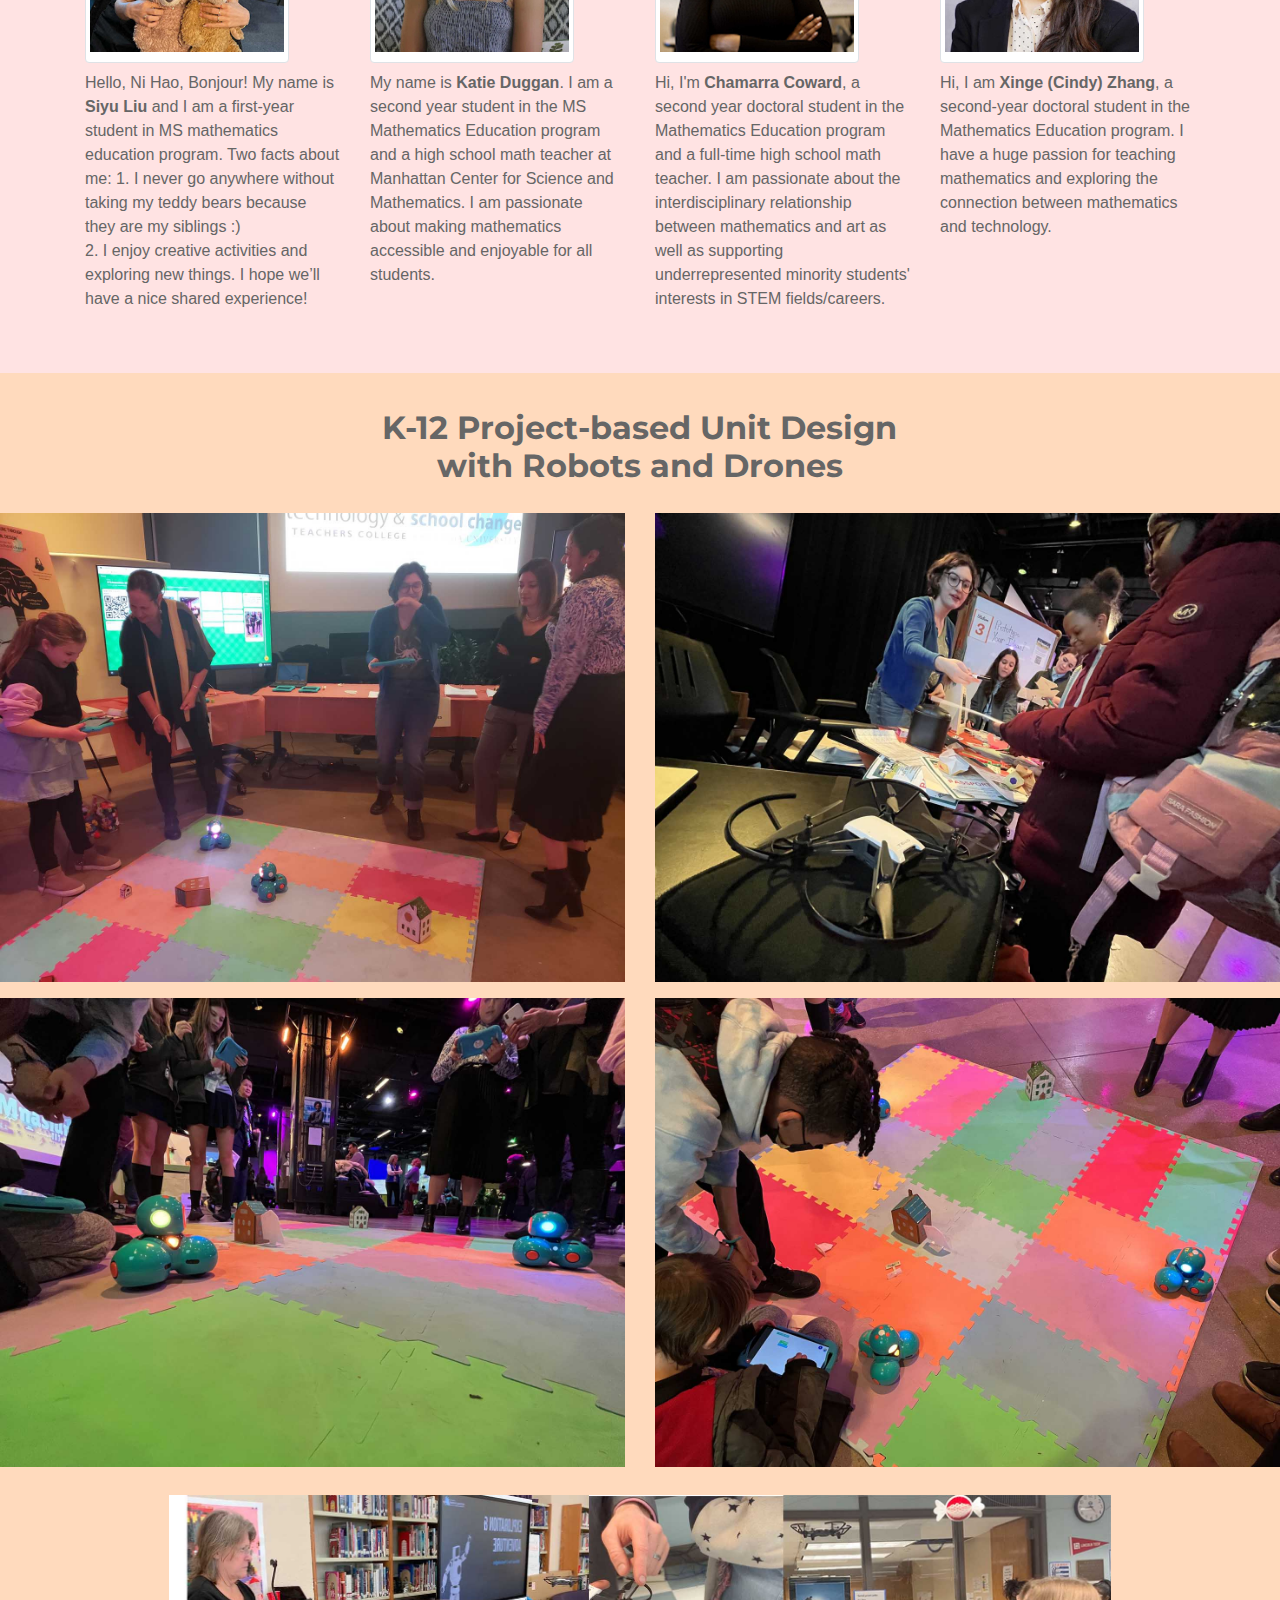
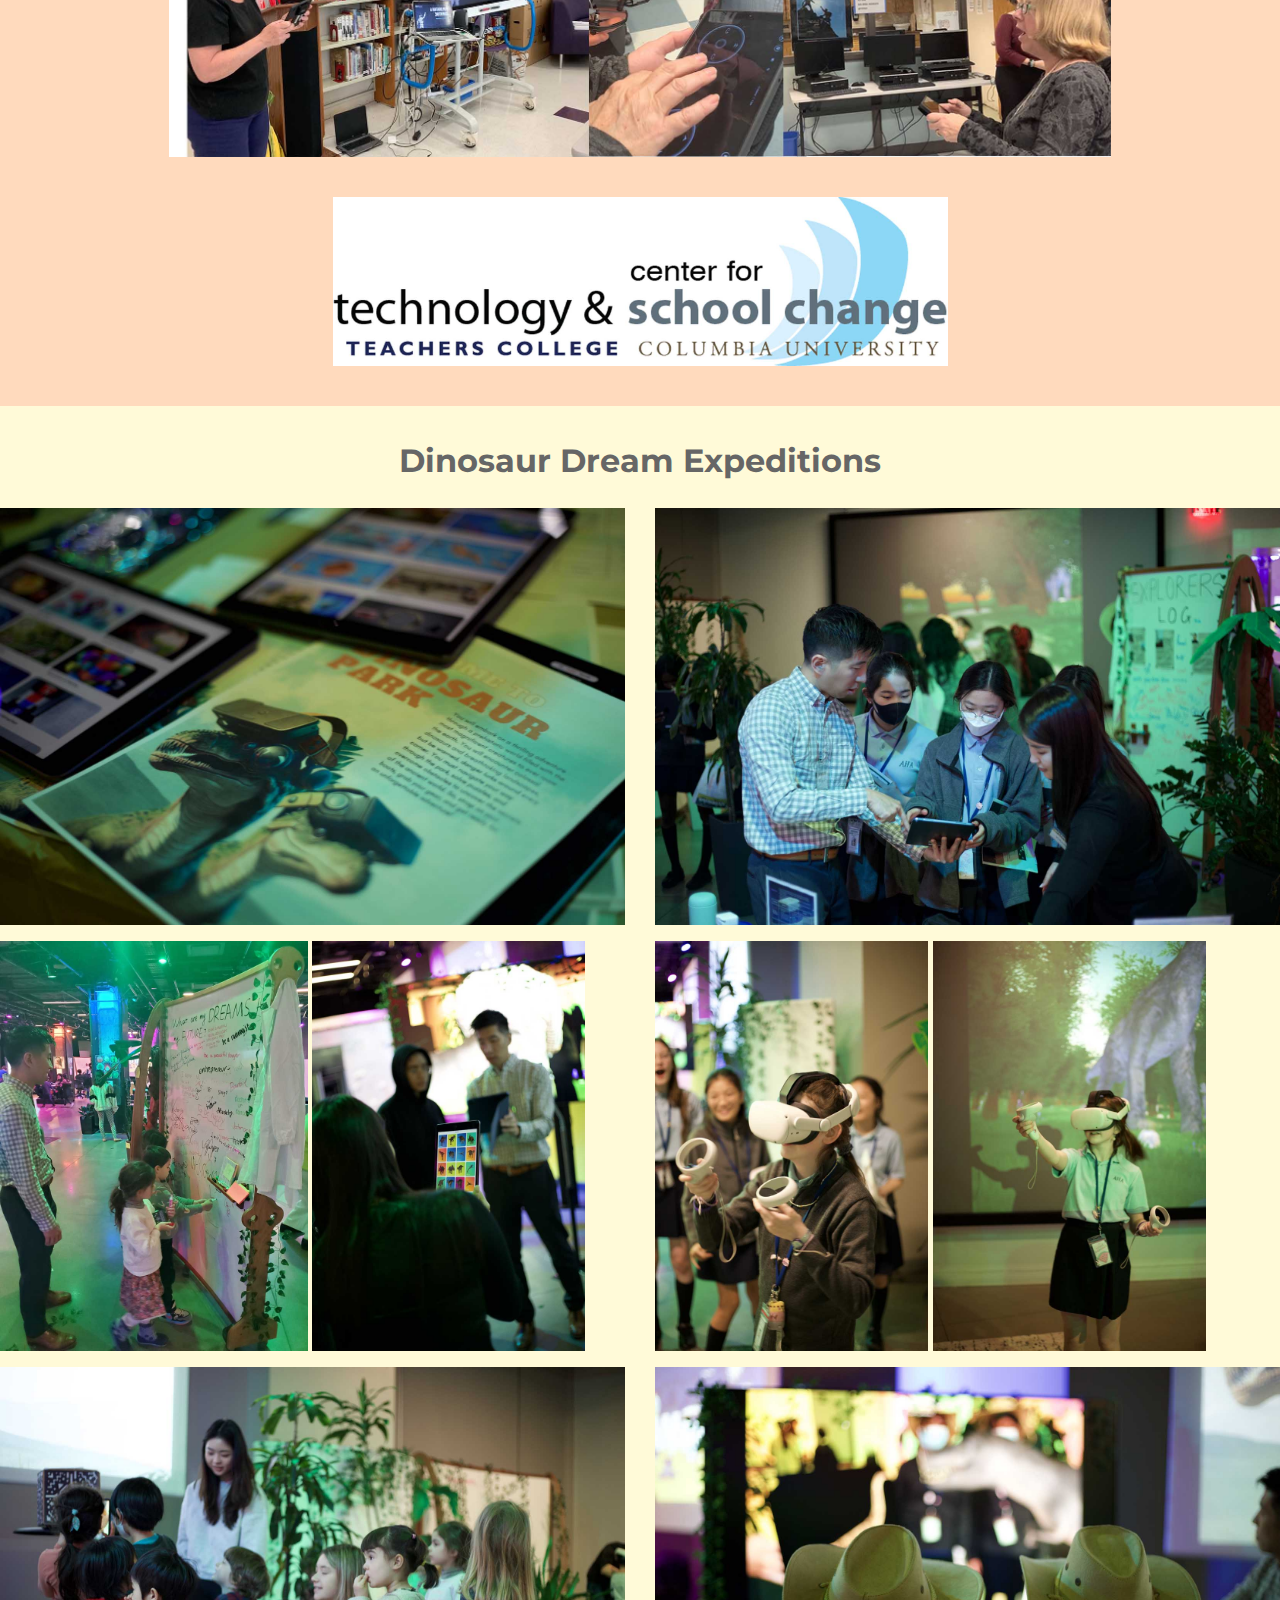
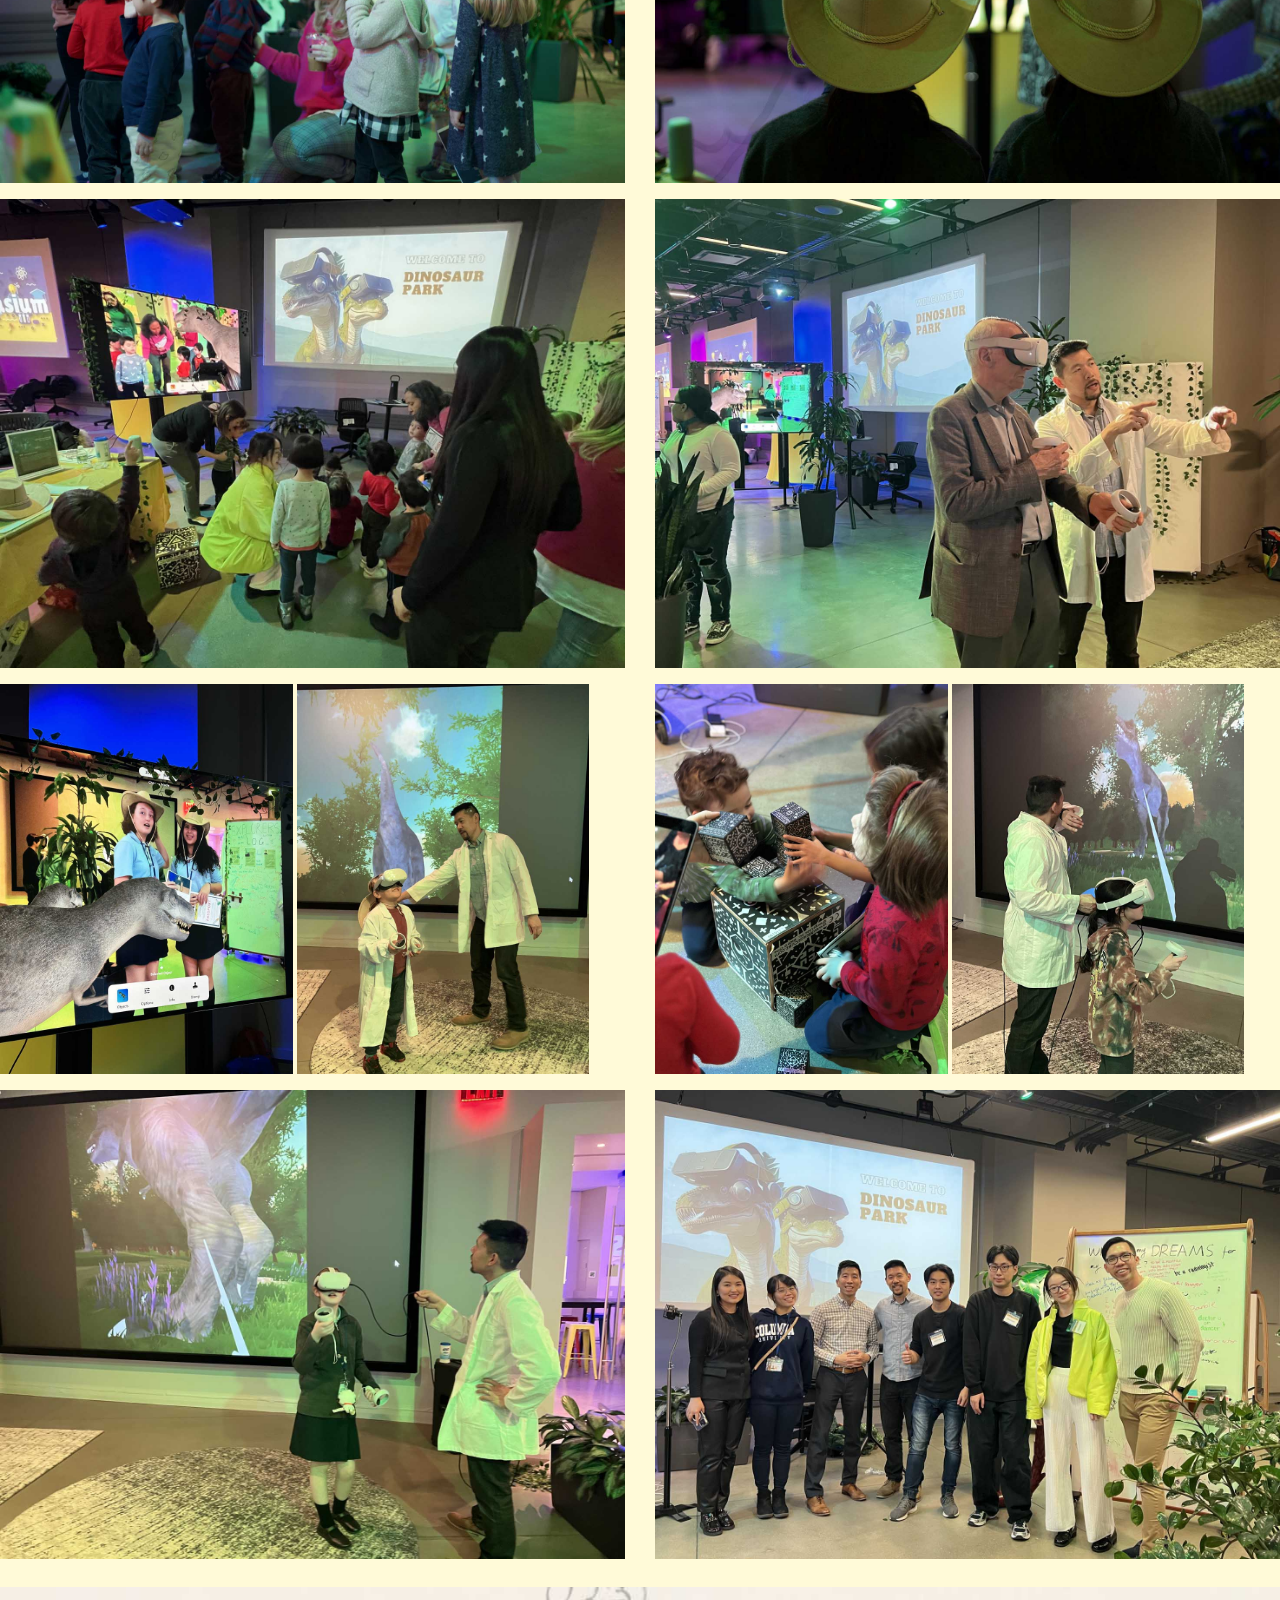
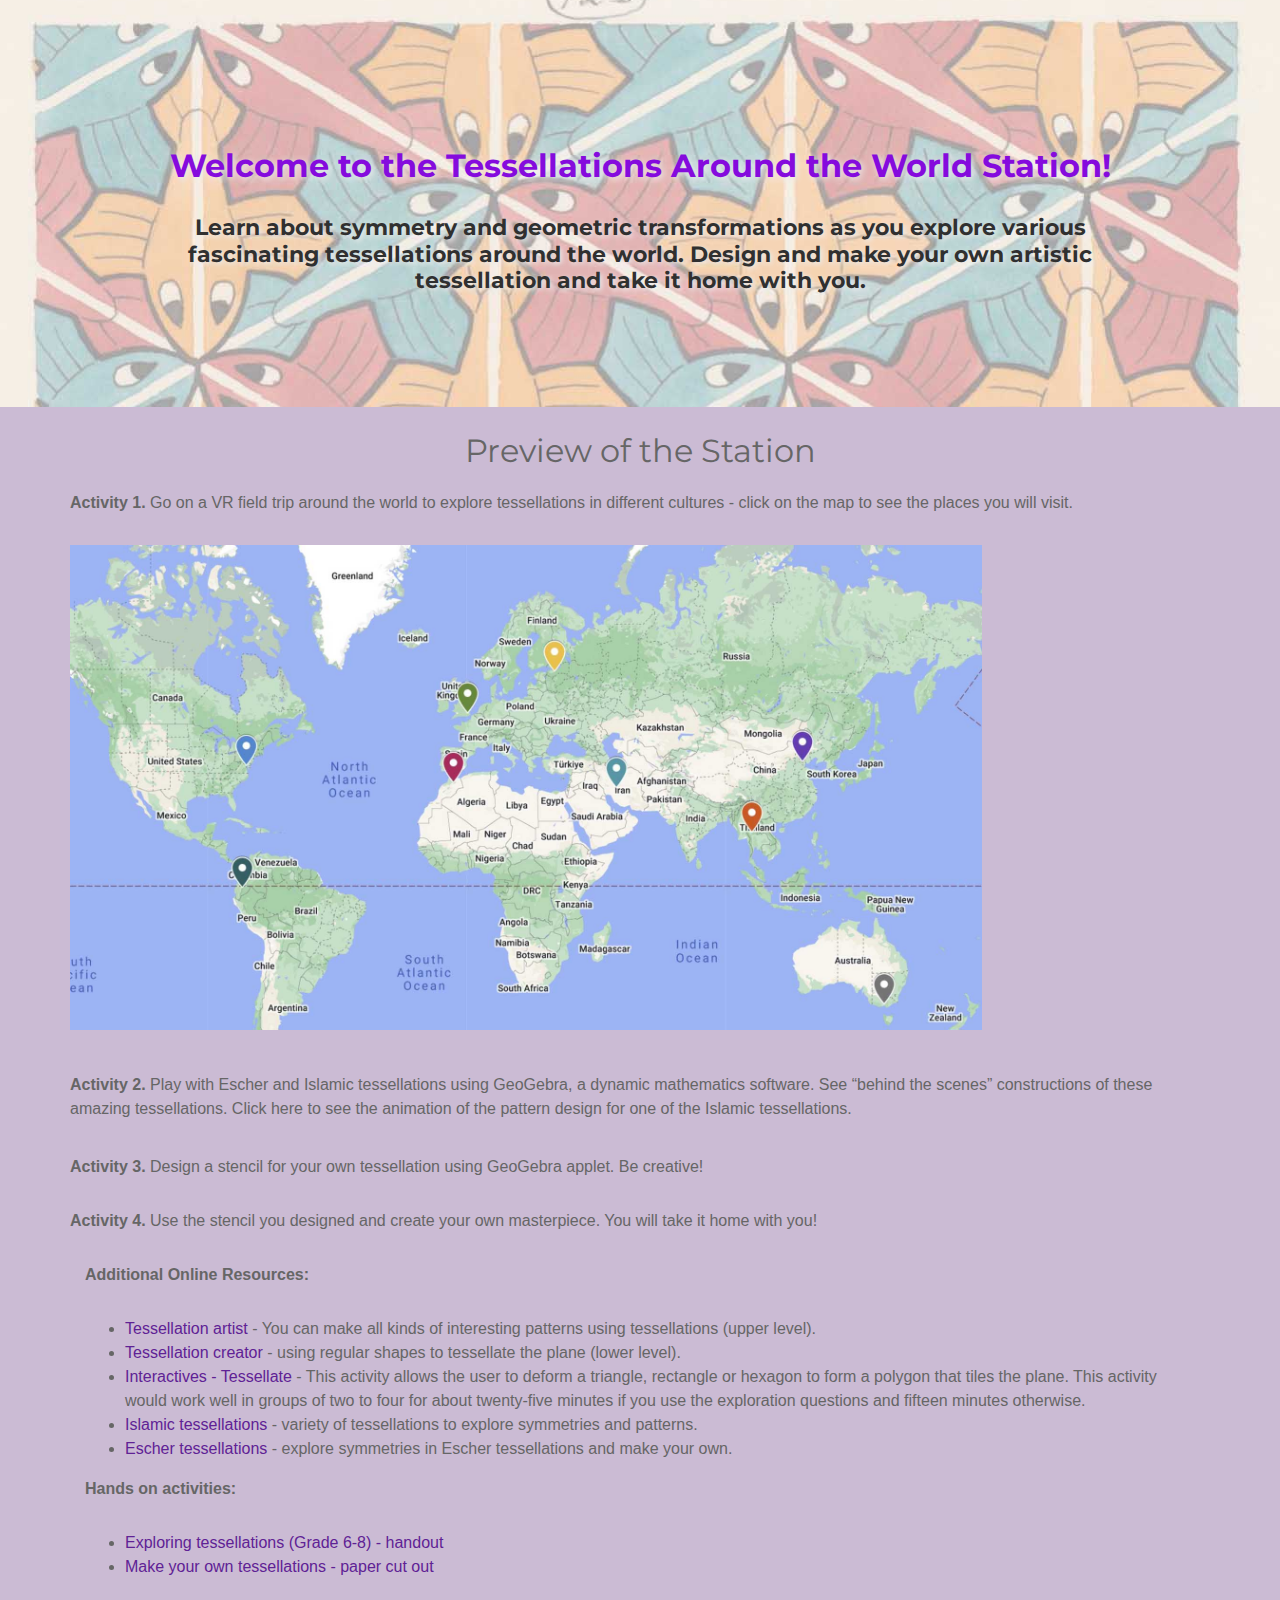
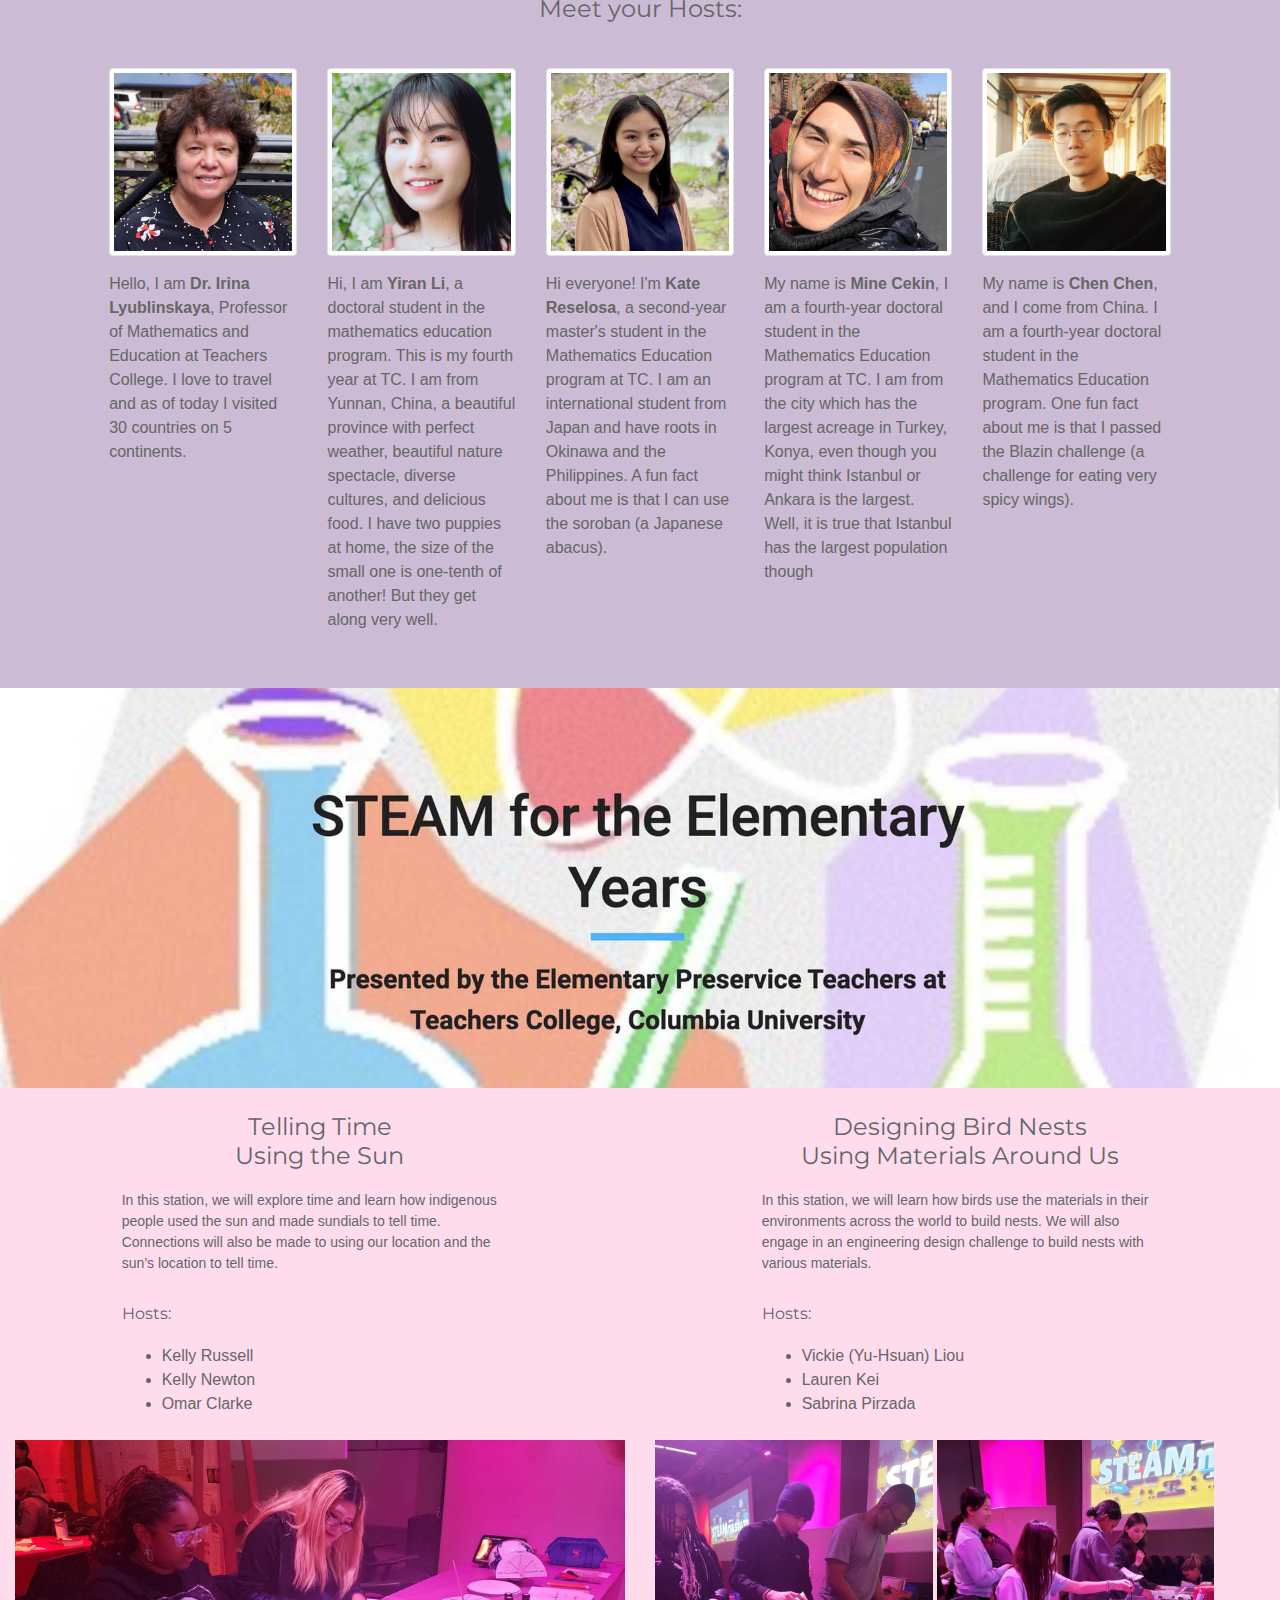
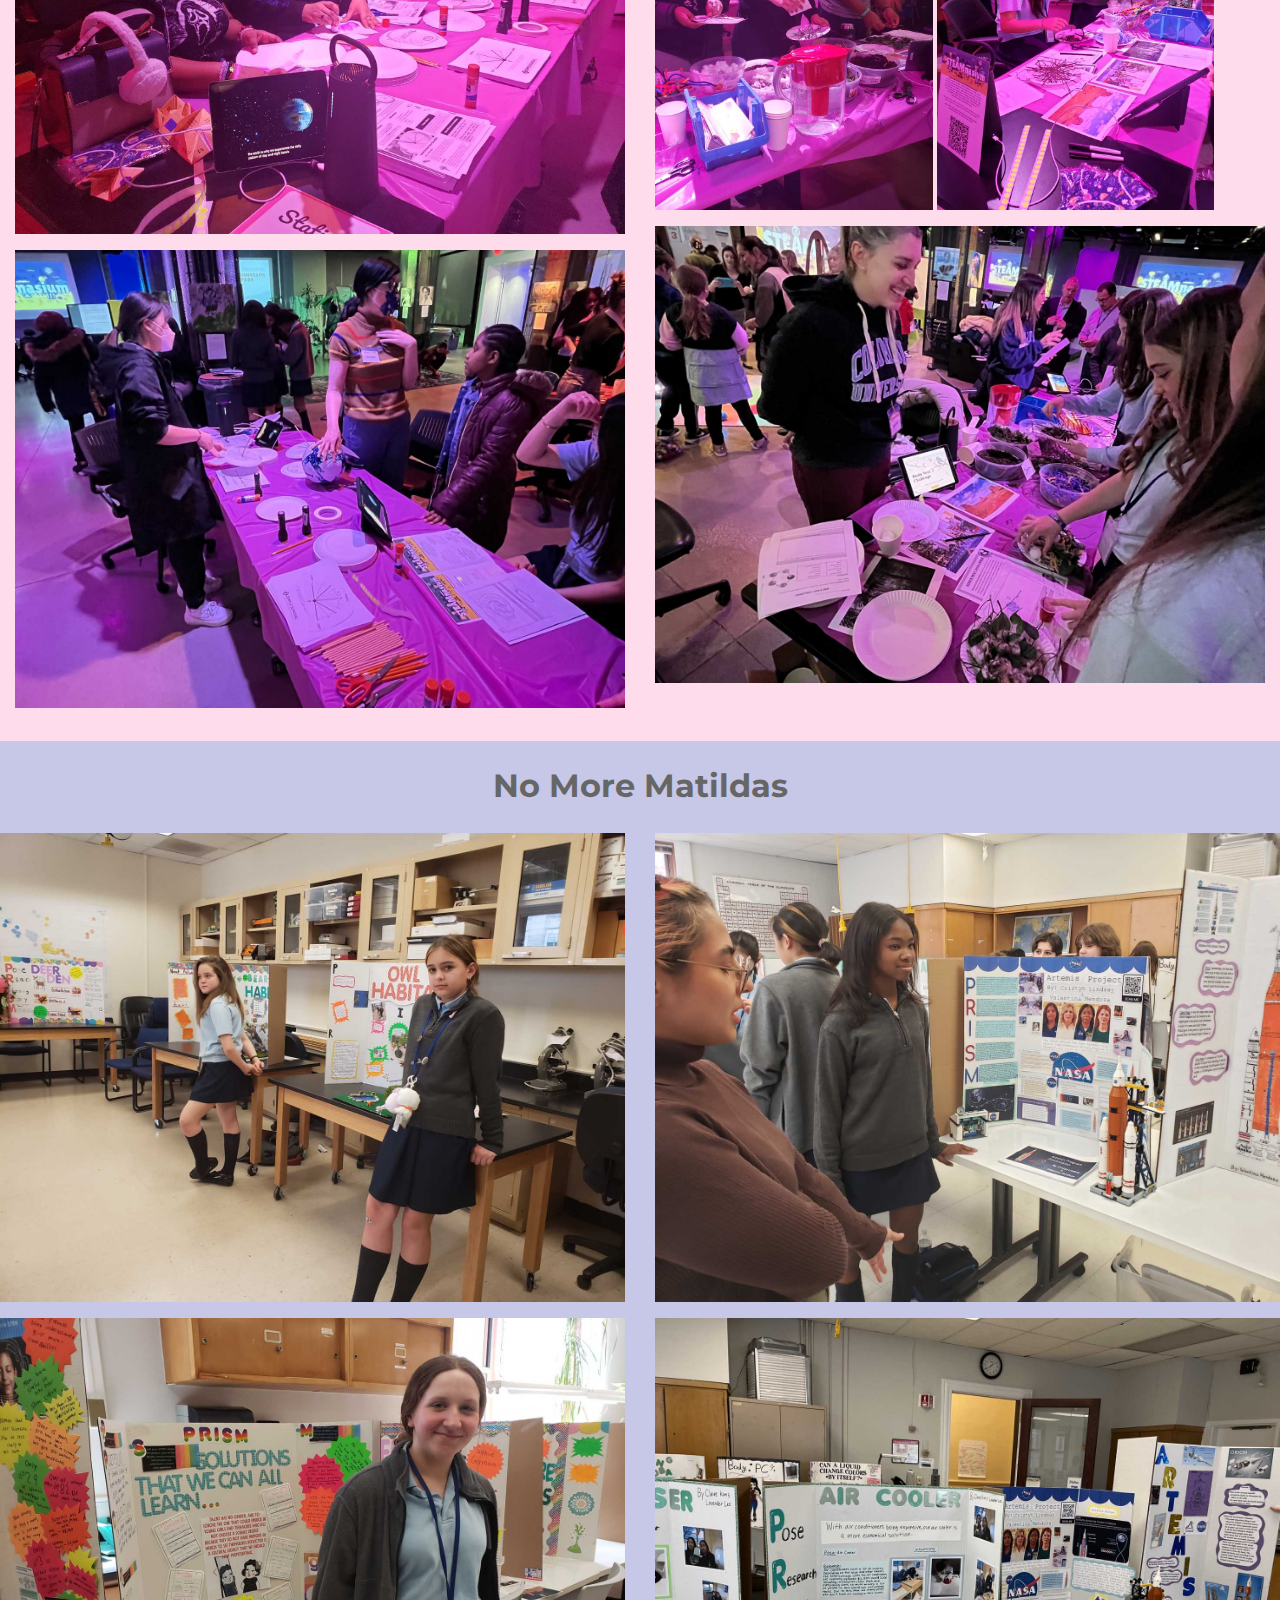
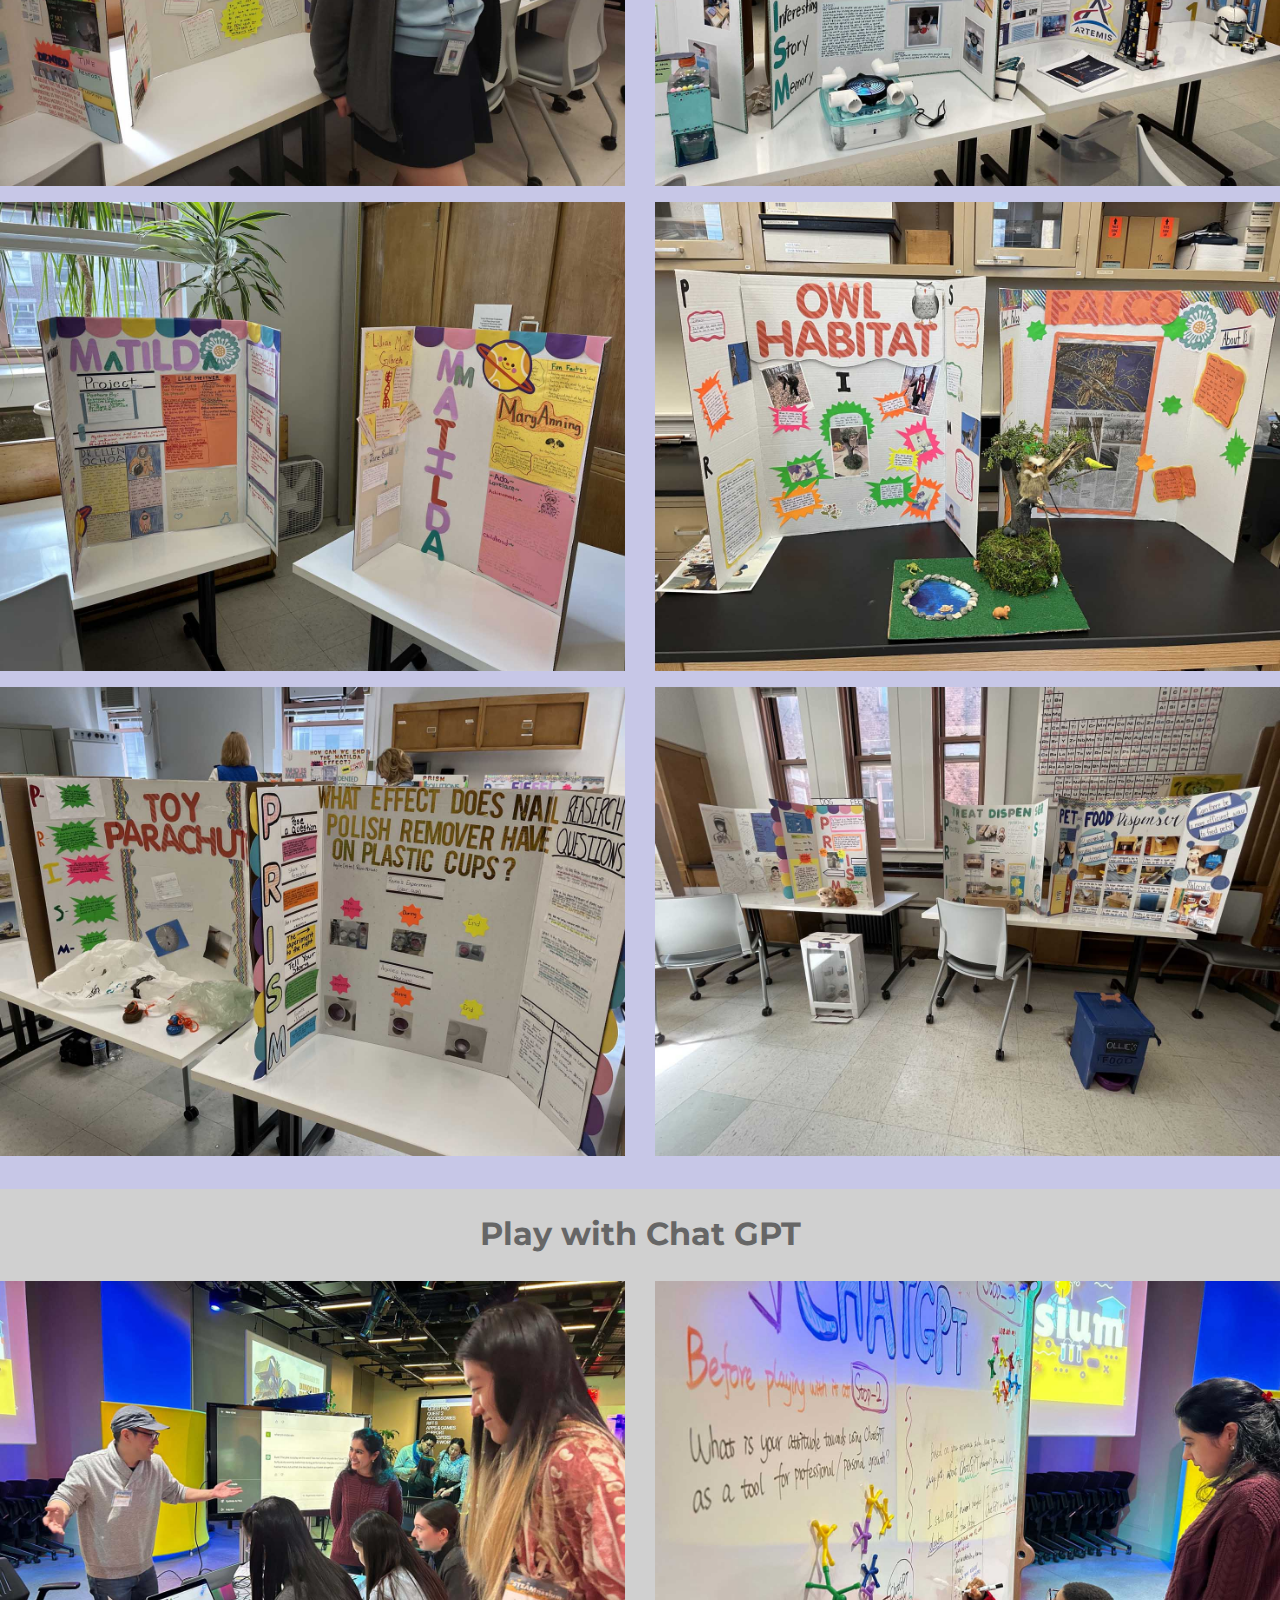
<file: Stations_2023.html>
<!DOCTYPE html> 
<html lang="en">


<head>
	<meta charset="utf-8">
	<title>Stations</title>
	<meta content="width=device-width, initial-scale=1.0" name="viewport">
	<meta content="" name="keywords">
	<meta content="" name="description">

	<!-- Favicons -->
	<link href="img/favicon.png" rel="icon">
	<link href="img/apple-touch-icon.png" rel="apple-touch-icon">

	<!-- Google Fonts -->
	<link href="https://fonts.googleapis.com/css?family=Montserrat:300,400,500,700|Lilita+One:300,300i,400,400i,700,700i" rel="stylesheet">

	<!-- Bootstrap CSS File -->
	<link href="lib/bootstrap/css/bootstrap.css" rel="stylesheet">

	<!-- Libraries CSS Files -->
	<link href="lib/animate/animate.min.css" rel="stylesheet">
	<link href="lib/font-awesome/css/font-awesome.min.css" rel="stylesheet">
	<link href="lib/ionicons/css/ionicons.min.css" rel="stylesheet">
	<link href="lib/magnific-popup/magnific-popup.css" rel="stylesheet">

	<!-- Main Stylesheet File -->
	<link rel="stylesheet" href="css/style.css">
	<link rel="stylesheet" type="text/css" href="css/Stations_2023.css">
    <style>
		.station_section .col {
			padding: 1em;
		}

		/* .station_section a {
			color: #3b94d9;
		}

		.station_section a.btn {
			color: #212529;
		}

		.station_section a.btn:hover {
			color: #212529;
		} */

		.station_section .col:not(.station_header) {
			position: relative;
			padding-bottom: 31px;
		}

		.station_section footer {
			position: absolute;
			bottom: 0;
			right: 0;
			left: 0;
			margin: 1em;
		}
		/* .twitter_headers a {
			color: #3b94d9;
		}
		.twitter_headers h2 {
			line-height: 1.5em;
		} */
	</style>
</head>


<body>
    


    <!-- ====================== -->
	<!--		HEADER 			-->
	<!-- ====================== -->
	<header id="header">
		<div class="container">
			<div id="logo" class="pull-left">
				<a href="index.html#intro"><img src="img/logo-new-alt.png" alt="" title=""></a>
			</div>

			<nav id="nav-menu-container">
				<ul class="nav-menu">
					<li class="menu-active"><a href="index.html">Home</a></li>
					<li class="menu-has-children"><a href="Stations_2023.html">Stations</a>
                        <ul>
                            <li><a href="green">Dust Bunny Challenge!</a></li>
                            <li><a href="#red">Multicultural Math Spaces</a></li>
							<li><a href="#orange">Robots and Drones</a></li>
							<li><a href="#gold">Dino Dream Expeditions</a></li>
							<li><a href="#purple">Tessellations</a></li>
							<li><a href="#pink">Elementary STEAM</a></li>
                            <li><a href="#darkblue">No More Matildas</a></li>
                            <li><a href="#gray">Exploring Chat GPT</a></li>
						</ul>
					</li>
					<li><a href="./STEAMnasium_2023_spring.html">STEAMnasium</a></li>
				</ul>
			</nav><!-- #nav-menu-container -->
		</div>
	</header>

    
    <!-- <div style="height:90px;"></div>
    <div class="logo_blueSection">
        <div class="container">
            <div class="row">
                <div class="col">
                    <img class="STEAMnasium_logo" src="img/STEAMnasium_2019/page_content/STEAMnasium_Logo2.png">
                </div>
            </div>
        </div>
    </div> -->

<div style="height:80px;"></div>

<section id="green">
    <div class="green_station">
        <div class="station-title">
            <div>
                <h2><strong>Dust Bunny Challenge!</strong></h2>
                <h4>Asthma Awareness and the Environment</h4>
            </div>
        </div>
        <div class="row">
            <div class="col-sm-6 col-md-6">
                <img class="img-fluid  my-2" src="img/STEAMnasium_2023_JPGs/dustbunny003.jpg">
                <img class="img-fluid  my-2" src="img/STEAMnasium_2023_JPGs/dustbunny002.jpg">
            </div>
            <div class="col-sm-6 col-md-6">
                <img class="img-fluid  my-2" src="img/STEAMnasium_2023_JPGs/dustbunny004.jpg">
                <img class="img-fluid  my-2" src="img/STEAMnasium_2023_JPGs/dustbunny001.jpg">
            </div>
        </div>
    </div>
</section>

<section id="red">
    <div class="red_station">
        <div class="station-title">
            <div class="col-10 offset-1">
                <h2><strong>Multicultural Math Spaces</strong></h2>
                <h4>An interactive experience featuring a gallery walkthrough,<br> sidewalk math, and number systems.</h4>
            </div>
        </div>
        <div class="container">
            <div class="row">
                <div class="col-lg-12 text-center">
                    <img class="img-responsive my-3" style="max-height:400px" src="img/STEAMnasium_2023_JPGs/Rochy001.jpg">
                </div>
                <div class="row">
                    <h4>Station Preview</h4>
                        <p>Multicultural Math Gallery Walkthrough will feature an array of  Multicultural MathSpaces and mathematicians from underrepresented demographics.</p>
                        <p>This curation was hand selected by our students in the Program of Mathematics Education at Teachers College.</p>
                        <p>The mathematical spaces featured were selected for their design that can simulate effective education of a multicultural student body.  We define MathSpaces as any space, physical or virtual, where mathematics learning, socialization, and/or identity development occurs.</p>
                        <p>Join us for an engaging gallery walk-through and see some of our favorite mathematicians and what a Multicultural MathSpace can look like. Note among our featured mathematicians are mathematicians showcased in the popular film Hidden Figures.</p>
                        <p><a href="https://www.tc.columbia.edu/mathematics-science-and-technology/news/mst-local-stories/multicultural-mathspaces/ ">Link to virtual Multicultural MathSpaces event from Fall 2020.</a></p>
                </div>
                <div class="row">
                    <p><strong>Sidewalk Math</strong> is about bringing the fun play of sidewalk chalk art to cultivating an inclusive MathSpace for all.
                    Sidewalk Math is a powerful space that stimulates wonder, meaningful hands on learning, and engagement across all ages.
                    Sidewalk Math is great for mathematics learning and community building. It is trending as an affordable, creative, and inspiring interactive space that can happen at your front steps.
                    The wider mathematics education community has been engaging with <a href="https://twitter.com/hashtag/sidewalkmath">#sidewalkmath</a>, and we would love you to join us and play!</p>

                    <p><a href="https://sites.google.com/tc.columbia.edu/steamnasiumsidewalkmath">Link to our virtual sidewalk math stations from 2020</a></p>
                    <div class="row">
                        <div class="col-sm-6 col-md-6">
                            <img class="img-fluid my-2" style="max-height:390px" src="img/STEAMnasium_2023_JPGs/Rochy003.jpg">
                            <img class="img-fluid my-2" src="img/STEAMnasium_2023_JPGs/Rochy015.jpg">
                        </div>
                        <div class="col-sm-6 col-md-6">
                            <img class="img-fluid my-2" style="max-height:390px" src="img/STEAMnasium_2023_JPGs/Rochy002.jpg">
                            <img class="img-fluid my-2" style="max-height:390px" src="img/STEAMnasium_2023_JPGs/Rochy014.jpg">
                            <img class="img-fluid my-2" src="img/STEAMnasium_2023_JPGs/Rochy013.jpg">
                        </div>
                    </div>
                </div>

                <div class="row">
                    <p><strong>Numeral Systems</strong> are richly connected to the culture of a people. Come play with these fun cootie catchers featuring several numeral systems. The art of folding papers is known as origami. Origami has a rich history in solving many important mathematical questions.</p>
                    <div class="col-lg-6 col-md-6">
                        <img class="img-fluid mb-4" style="max-height:430px" src="img/STEAMnasium_2023_JPGs/Rochy004.jpg">
                    </div>
                    <div class="col-lg-6 col-md-6">
                        <img class="img-fluid mb-4" src="img/STEAMnasium_2023_JPGs/Rochy017.jpg">
                    </div>
                </div>

                <div class="col-lg-12 text-center">
                    <h4>Meet your Hosts:</h4>
                </div>

                <div class="col-lg-12">
                    <div class="row">
                        <div class="col-sm-3 col-md-3">
                            <img class="img-thumbnail mb-2" src="img/STEAMnasium_2023_JPGs/Rochy005.jpg" style="width:80%">
                            <p>Shalom, I am <strong>Dr. Rochy Flint</strong>, Lecturer of Mathematics at Teachers College. I am passionate about creating and featuring collaborative interactive mathematical spaces.</p>
                        </div>
                        <div class="col-sm-3 col-md-3">
                            <img class="img-thumbnail mb-2" src="img/STEAMnasium_2023_JPGs/Rochy006.jpg" style="width:80%">
                            <p>Hi! I'm <strong>Baldwin</strong>, a third-year doctoral student in the Mathematics Education program. I enjoy learning about new technologies and considering how they can be incorporated into the mathematics classroom.</p>
                        </div>
                        <div class="col-sm-3 col-md-3">
                            <img class="img-thumbnail mb-2" src="img/STEAMnasium_2023_JPGs/Rochy007.jpg" style="width:80%">
                            <p>Hi, I’m <strong>Nasriah!</strong> I’m a third-year doctoral student in the Mathematics Education program, and also a middle and high school math teacher. I am passionate about issues of equity and access in mathematics education, and also the Golden State Warriors.</p>
                        </div>
                        <div class="col">
                            <img class="img-thumbnail mb-2" src="img/STEAMnasium_2023_JPGs/Rochy008.jpg" style="width:80%">
                            <p>My name is <strong>Novia Anditya</strong>. I am a second-year MS student in the Mathematics Education program at TC. I am from Indonesia. NYC has many good restaurants, and I am lucky to have found some good spots for my favorite dishes; pho, dried hot pot, and ramen!</p>
                        </div>
                    </div>
                    <div class="row">
                        <div class="col-sm-3 col-md-3">
                            <img class="img-thumbnail mb-2" src="img/STEAMnasium_2023_JPGs/Rochy009.jpg" style="width:80%">
                            <p>Hello, Ni Hao, Bonjour! My name is <strong>Siyu Liu</strong> and I am a first-year student in MS mathematics education program. Two facts about me: 1. I never go anywhere without taking my teddy bears because they are my siblings :)
                                <br>2. I enjoy creative activities and exploring new things. I hope we’ll have a nice shared experience!</p>
                        </div>
                        <div class="col-sm-3 col-md-3">
                            <img class="img-thumbnail mb-2" src="img/STEAMnasium_2023_JPGs/Rochy010.jpg" style="width:80%">
                            <p>My name is <strong>Katie Duggan</strong>. I am a second year student in the MS Mathematics Education program and a high school math teacher at Manhattan Center for Science and Mathematics. I am passionate about making mathematics accessible and enjoyable for all students.</p>
                        </div>
                        <div class="col-sm-3 col-md-3">
                            <img class="img-thumbnail mb-2" src="img/STEAMnasium_2023_JPGs/Rochy011.jpg" style="width:80%">
                            <p>Hi, I'm <strong>Chamarra Coward</strong>, a second year doctoral student in the Mathematics Education program and a full-time high school math teacher. I am passionate about the interdisciplinary relationship between mathematics and art as well as supporting underrepresented minority students' interests in STEM fields/careers.</p>
                        </div>
                        <div class="col-sm-3 col-md-3">
                            <img class="img-thumbnail mb-2" src="img/STEAMnasium_2023_JPGs/Rochy012.jpg" style="width:80%">
                            <p>Hi, I am <strong>Xinge (Cindy) Zhang</strong>, a second-year doctoral student in the Mathematics Education program. I have a huge passion for teaching mathematics and exploring the connection between mathematics and technology.</p>
                        </div>
                    </div>
                </div>
            </div>
        </div>
    </div>
</section>

<section id="orange">
    <div class="orange_station">
        <div class="station-title">
            <div class="col-10 offset-1">
                <h2><strong>K-12 Project-based Unit Design
                    <br>
                    with Robots and Drones</strong></h2>
            </div>
        </div>
        <div class="row">
            <div class="col-sm-6 col-md-6">
                <img class="img-fluid my-2" src="img/STEAMnasium_2023_JPGs/robots001.jpg" >
                <img class="img-fluid my-2" src="img/STEAMnasium_2023_JPGs/robots002.jpg" >
            </div>
            <div class="col-sm-6 col-md-6">
                <img class="img-fluid my-2" src="img/STEAMnasium_2023_JPGs/robots004.jpg" >
                <img class="img-fluid my-2" src="img/STEAMnasium_2023_JPGs/robots003.jpg" >
            </div>
            <img class="station_image" src="img/STEAMnasium_2023_JPGs/robots000.jpg" style="width:75%">
            <img class="station_image" src="img/STEAMnasium_2023_JPGs/CTSC_Logo000.jpg" style="width:50%">
        </div>
    </div>
</section>

<section id="gold">
    <div class="gold_station">
        <div class="station-title">
            <div class="col-10 offset-1">
                <h2><strong>Dinosaur Dream Expeditions</strong></h2>
            </div>
        </div>
        <div class="row">
            <div class="col-sm-6 col-md-6">
                <img class="img-fluid my-2" src="img/STEAMnasium_2023_JPGs/dinopark002.jpg">
                <img class="img-responsive my-2" src="img/STEAMnasium_2023_JPGs/explorers_log001.jpg" style="max-height:410px">
                <img class="img-responsive my-2" src="img/STEAMnasium_2023_JPGs/dinopark001.jpg" style="max-height:410px">
                <img class="img-fluid my-2" src="img/STEAMnasium_2023_JPGs/dinopark007.jpg" >
                <img class="img-fluid my-2" src="img/STEAMnasium_2023_JPGs/dinopark016.jpg" >
                <img class="img-responsive my-2" src="img/STEAMnasium_2023_JPGs/dinopark011.jpg" style="max-height:390px">
                <img class="img-responsive my-2" src="img/STEAMnasium_2023_JPGs/dinopark014.jpg" style="max-height:390px">
                <img class="img-fluid my-2" src="img/STEAMnasium_2023_JPGs/dinopark015.jpg" >
            </div>
            <div class="col-sm-6 col-md-6">
                <img class="img-fluid my-2" src="img/STEAMnasium_2023_JPGs/dinopark003.jpg" >
                <img class="img-fluid my-2" src="img/STEAMnasium_2023_JPGs/dinopark006.jpg" style="max-height:410px">
                <img class="img-fluid my-2" src="img/STEAMnasium_2023_JPGs/dinopark004.jpg" style="max-height:410px">
                <img class="img-fluid my-2" src="img/STEAMnasium_2023_JPGs/dinopark005.jpg" >
                <img class="img-fluid my-2" src="img/STEAMnasium_2023_JPGs/dinopark013.jpg" >
                <img class="img-fluid my-2" src="img/STEAMnasium_2023_JPGs/dinopark012.jpg" style="max-height:390px">
                <img class="img-fluid my-2" src="img/STEAMnasium_2023_JPGs/dinopark017.jpg" style="max-height:390px">
                <img class="img-fluid my-2" src="img/STEAMnasium_2023_JPGs/dinopark_groupshot000.jpg" >
            </div>
        </div>
    </div>
</section>

<section id="purple">
    <div class="header_purple" style="height:420px;">    
        <div class="row">
            <div class="col">
                <h2><strong>Welcome to the Tessellations Around the World Station!</strong></h2>
                <h4><strong>Learn about symmetry and geometric transformations as you explore various
                    <br>fascinating tessellations around the world. Design and make your own artistic
                    <br>tessellation and take it home with you.</strong></h4>
            </div>
        </div>
    </div>
    <div class="purple_station">
        <div class="container">
            <h2>Preview of the Station</h2>
        <div class="row">
            <p><strong>Activity 1.</strong> Go on a VR field trip around the world to explore tessellations in different cultures - click on the map to see the places you will visit.</p>
            <a href="https://www.google.com/maps/d/u/0/edit?mid=17HQut80YjtcaprirKH16LnBcpNa6PMs&usp=sharing"><img class="purple_station_image" src="img/STEAMnasium_2023_JPGs/Map000.jpg"></a>
        </div>
        <br>
        <div class="row">
            <p><strong>Activity 2.</strong> Play with Escher and Islamic tessellations using GeoGebra, a dynamic mathematics software. See “behind  the scenes” constructions of these amazing tessellations. Click here to see the animation of the pattern design for one of the Islamic tessellations.</p>
        </div>
        <div class="row">
            <p><strong>Activity 3.</strong> Design a stencil for your own tessellation using GeoGebra applet. Be creative!</p>
        </div>
        <div class="row">
            <p><strong>Activity 4.</strong> Use the stencil you designed and create your own masterpiece. You will take it home with you!</p>
        </div>
        <div class="row">
            <div class="col">
                <p><strong>Additional Online Resources:</strong></p>
                    <ul>
                        <li><a href="https://www.mathsisfun.com/geometry/tessellation-artist.html">Tessellation artist</a> - You can make all kinds of interesting patterns using tessellations (upper level).</li>
                        <li><a href="https://www.nctm.org/Classroom-Resources/Illuminations/Interactives/Tessellation-Creator/">Tessellation creator</a> - using regular shapes to tessellate the plane (lower level).</li>
                        <li><a href="http://www.shodor.org/interactivate/activities/Tessellate/">Interactives - Tessellate</a> - This activity allows the user to deform a triangle, rectangle or hexagon to form a polygon that tiles the plane.
                            This activity would work well in groups of two to four for about twenty-five minutes if you use the exploration questions and fifteen minutes otherwise.</li>
                        <li><a href="https://www.geogebra.org/classroom/bszgvtww">Islamic tessellations</a> - variety of tessellations to explore symmetries and patterns.</li>
                        <li><a href="https://www.geogebra.org/classroom/dhwb73bg">Escher tessellations</a> - explore symmetries in Escher tessellations and make your own.</li>
                    </ul>
            </div>
        </div>
        <div class="row">
            <div class="col">
                <p><strong>Hands on activities:</strong></p>
                    <ul>
                        <li><a href="https://drive.google.com/file/d/14QP8RrUAThM95NI25wz60pcSUNR2zvFe/view?usp=sharing">Exploring tessellations (Grade 6-8) - handout</a></li>
                        <li><a href="https://drive.google.com/file/d/1IqhygNDDy15byE8A7Ddc6-Dp1hDpCVT-/view?usp=sharing">Make your own tessellations - paper cut out</a></li>
                    </ul>
            </div>
        </div>
    </div>
        <h4>Meet your Hosts:</h4>
        <br>
        <div class="row">
            <div class="col-sm-2 offset-1">
                <img class="img-thumbnail img-fluid mb-3" src="img/STEAMnasium_2023_JPGs/Lyublinskaya001.jpg">
                <p>Hello, I am <strong>Dr. Irina Lyublinskaya</strong>, Professor of Mathematics and Education at Teachers College. I love to travel and as of today I visited 30 countries on 5 continents.</p>
            </div>
            <div class="col-sm-2">
                <img class="img-thumbnail img-fluid mb-3" src="img/STEAMnasium_2023_JPGs/Lyublinskaya002.jpg">
                <p>Hi, I am <strong>Yiran Li</strong>, a doctoral student in the mathematics education program. This is my fourth year at TC. I am from Yunnan, China, a beautiful province with perfect weather, beautiful nature spectacle, diverse cultures, and delicious food. I have two puppies at home, the size of the small one is one-tenth of another! But they get along very well.</p>
            </div>
            <div class="col-sm-2">
                <img class="img-thumbnail img-fluid mb-3" src="img/STEAMnasium_2023_JPGs/Lyublinskaya003.jpg">
                <p>Hi everyone! I'm <strong>Kate Reselosa</strong>, a second-year master's student in the Mathematics Education program at TC. I am an international student from Japan and have roots in Okinawa and the Philippines. A fun fact about me is that I can use the soroban (a Japanese abacus).</p>
            </div>
            <div class="col-sm-2">
                <img class="img-thumbnail img-fluid mb-3" src="img/STEAMnasium_2023_JPGs/Lyublinskaya004.jpg">
                <p>My name is <strong>Mine Cekin</strong>, I am a fourth-year doctoral student in the Mathematics Education program at TC. I am from the city which has the largest acreage in Turkey, Konya, even though you might think Istanbul or Ankara is the largest. Well, it is true that Istanbul has the largest population though</p>
            </div>
            <div class="col-sm-2">
                <img class="img-thumbnail img-fluid mb-3" src="img/STEAMnasium_2023_JPGs/Lyublinskaya005.jpg">
                <p>My name is <strong>Chen Chen</strong>, and I come from China. I am a fourth-year doctoral student in the Mathematics Education program. One fun fact about me is that I passed the Blazin challenge (a challenge for eating very spicy wings).</p>
            </div>
        </div>
    </div>
</section>

<section id="pink">
    <div class="pink_station">
        <div class="header_pink" style="height:400px;">
        </div>
        <div class="col-12">
            <div class="row activities">
                <div class="col-md-4 offset-1">
                    <h4>Telling Time<br> Using the Sun</h4>
                    <p>In this station, we will explore time and learn how indigenous people used the sun and made sundials to tell time. Connections will also be made to using our location and the sun’s location to tell time.</p>
                    <h6>Hosts:</h6>
                        <ul>
                            <li>Kelly Russell</li>
                            <li>Kelly Newton</li>
                            <li>Omar Clarke</li>
                        </ul>
                </div>
                <div class="col-md-4 offset-2">
                    <h4>Designing Bird Nests<br> Using Materials Around Us</h4>
                    <p>In this station, we will learn how birds use the materials in their environments across the world to build nests. We will also engage in an engineering design challenge to build nests with various materials.</p>
                    <h6>Hosts:</h6>
                        <ul>
                            <li>Vickie (Yu-Hsuan) Liou</li>
                            <li>Lauren Kei</li>
                            <li>Sabrina Pirzada</li>
                        </ul>
                </div>
            </div>
            <div class="row">
                <div class="col-sm-6 col-md-6">
                    <img class="img-fluid  my-2" src="img/STEAMnasium_2023_JPGs/Sundials001.jpg">
                    <img class="img-fluid  my-2" src="img/STEAMnasium_2023_JPGs/Sundials002.jpg">
                </div>
                <div class="col-sm-6 col-md-6">
                    <img class="img-fluid  my-2" style="max-height:370px" src="img/STEAMnasium_2023_JPGs/Birdnests001.jpg">
                    <img class="img-fluid  my-2" style="max-height:370px" src="img/STEAMnasium_2023_JPGs/Birdnests002.jpg">
                    <img class="img-fluid  my-2" src="img/STEAMnasium_2023_JPGs/Birdnests004.jpg">
                </div>
            </div>
        </div>
    </div>
</section>

<section id="darkblue">
    <div class="darkblue_station">
        <h2><strong>No More Matildas</strong></h2>
        <div class="row">
            <div class="col-sm-6 col-md-6">
                <img class="img-fluid  my-2" src="img/STEAMnasium_2023_JPGs/NoMoreMatildas003.jpg">
                <img class="img-fluid  my-2" src="img/STEAMnasium_2023_JPGs/NoMoreMatildas001.jpg">
                <img class="img-fluid  my-2" src="img/STEAMnasium_2023_JPGs/NoMoreMatildas010.jpg">
                <img class="img-fluid  my-2" src="img/STEAMnasium_2023_JPGs/NoMoreMatildas007.jpg">
            </div>
            <div class="col-sm-6 col-md-6">
                <img class="img-fluid  my-2" src="img/STEAMnasium_2023_JPGs/NoMoreMatildas002.jpg">
                <img class="img-fluid  my-2" src="img/STEAMnasium_2023_JPGs/NoMoreMatildas008.jpg">
                <img class="img-fluid  my-2" src="img/STEAMnasium_2023_JPGs/NoMoreMatildas011.jpg">
                <img class="img-fluid  my-2" src="img/STEAMnasium_2023_JPGs/NoMoreMatildas005.jpg">
            </div>
        </div>
    </div>
</section>

<section id="gray">
    <div class="gray_station">
        <h2><strong>Play with Chat GPT</strong></h2>
            <div class="row">
                <div class="col-sm-6 col-md-6">
                    <img class="img-fluid  my-2" src="img/STEAMnasium_2023_JPGs/chatgpt007.jpg">
                    <img class="img-fluid  my-2" src="img/STEAMnasium_2023_JPGs/chatgpt008.jpg">
                    <img class="img-fluid  my-2" src="img/STEAMnasium_2023_JPGs/chatgpt009.jpg">
                    <img class="img-fluid  my-2" src="img/STEAMnasium_2023_JPGs/chatgpt005.jpg">
                    <img class="img-fluid  my-2" src="img/STEAMnasium_2023_JPGs/chatgpt001.jpg">
                </div>
                <div class="col-sm-6 col-md-6">
                    <img class="img-fluid  my-2" src="img/STEAMnasium_2023_JPGs/chatgpt006.jpg">
                    <img class="img-fluid  my-2" src="img/STEAMnasium_2023_JPGs/chatgpt002.jpg">
                    <img class="img-fluid  my-2" src="img/STEAMnasium_2023_JPGs/chatgpt003.jpg">
                    <img class="img-fluid  my-2" src="img/STEAMnasium_2023_JPGs/chatgpt004.jpg">
                    <img class="img-fluid  my-2" src="img/STEAMnasium_2023_JPGs/chatgpt010.jpg">
                </div>
            </div>
        <br>
        <h4>Meet the Hosts:</h4>
        <div class="col-12">
            <div class="row">
                <div class="col-sm-3 col-md-3">
                    <img class="img-thumbnail mb-2" src="img/STEAMnasium_2023_JPGs/kuwata001.jpg" style="width:70%">
                    <p><strong>Zainab Zahid Mesiya</strong>
                    <br>
                    I am a graduate student at Teachers College pursuing Instructional Technology & Media. I am from Pakistan with prior experience in principal and teacher training.</p>
                </div>
                <div class="col-sm-3 col-md-3">
                    <img class="img-thumbnail mb-2" src="img/STEAMnasium_2023_JPGs/kuwata002.jpg" style="width:70%">
                    <p><strong>Xichen Li</strong>
                    <br>
                    I am a M.A. student at Teachers College, studying instructional technology and media. I am interested in AI literacy, media literacy, self-exploration and the potential of learning technologies in these fields.</p>
                </div>
                <div class="col-sm-3 col-md-3">
                    <img class="img-thumbnail mb-2" src="img/STEAMnasium_2023_JPGs/kuwata003.jpg" style="width:70%">
                    <p><strong>Chenyou Wu</strong>
                    <br>
                    I’m a second-year Master's student in Instructional Technology and Media, my passion lies in learning experience design and exploring the ways in which art, humanity, technology, and innovation can revolutionize education in the future.</p>
                </div>
                <div class="col-sm-3 col-md-3">
                    <img class="img-thumbnail mb-2" src="img/STEAMnasium_2023_JPGs/kuwata004.jpg" style="width:70%">
                    <p><strong>Lexuan Li</strong>
                    <br>
                    Hi I am a first year student in Communication and Education. I am interested in human psychology and cognition, and how it relates to digital media design and storytelling. I love reading, sports, and sunshine.</p>
                </div>
            </div>
            <div class="row">
                <div class="col-sm-3 col-md-3">
                    <img class="img-thumbnail mb-2" src="img/STEAMnasium_2023_JPGs/kuwata005.jpg" style="width:70%">
                    <p><strong>Xinyan (Helen) Song</strong>
                    <br>
                    I’m a second year M.Ed student studying Instructional Technology and Media. My interests lie in understanding and designing situated learning experiences.</p>
                </div>
                <div class="col-sm-3 col-md-3">
                    <img class="img-thumbnail mb-2" src="img/STEAMnasium_2023_JPGs/kuwata006.jpg" style="width:70%">
                    <p><strong>Jingjing Li</strong>
                    <br>
                    I am a first year M.A student from the Communication and Education program. My passion lies in communications, media literacy and social research.</p>
                </div>
                <div class="col-sm-3 col-md-3">
                    <img class="img-thumbnail mb-2" src="img/STEAMnasium_2023_JPGs/kuwata007.jpg" style="width:70%">
                    <p><strong>Andrea Maidanik</strong>
                    <br>
                    I am a Master's student in Instructional Technology and Media at Teachers College, Columbia University. I am passionate about the intersection between play, arts, science and technology.</p>
                </div>
                <div class="col-sm-3 col-md-3">
                    <img class="img-thumbnail mb-2" src="img/STEAMnasium_2023_JPGs/kuwata008.jpg" style="width:70%">
                    <p><strong>Keying Chen</strong>
                    <br>
                    I am a recent graduate from the Master’s program in Communication and Education, and found my passion in using media, technology, and design to facilitate learning during my time here at Teachers College, Columbia University. I am currently working as a product associate for a micro-credential platform at an education-focused non-profit organization.</p>
                </div>
            </div>
        </div>
    </div>
</section>

    <!-- ====================== -->
	<!--		footer			-->
	<!-- ====================== -->
	<footer id="footer">
		<div class="container">
			<div class="row">
				<div class="col-lg-6 text-lg-left text-center">
					<div class="copyright">
						Teachers College, Columbia University
					</div>
					<div class="credits">
						The STEAMnasium is made possible by support from the Lounsbery Foundation and the Teachers College Provost Investment Fund.
					</div>
				</div>
			</div>
		</div>
	</footer><!-- #footer -->

	<!-- JavaScript Libraries -->
	<script src="lib/jquery/jquery.min.js"></script>
	<script src="lib/jquery/jquery-migrate.min.js"></script>
	<script src="lib/bootstrap/js/bootstrap.bundle.min.js"></script>
	<script src="lib/easing/easing.min.js"></script>
	<script src="lib/wow/wow.min.js"></script>
	<script src="lib/superfish/hoverIntent.js"></script>
	<script src="lib/superfish/superfish.min.js"></script>
	<script src="lib/magnific-popup/magnific-popup.min.js"></script>
	<script src="lib/countdown/countdown.js"></script>
	<script src="lib/anime/anime.js"></script>

	<!-- Template Main Javascript File -->
	<script src="js/main.js"></script>
	<script src="js/modal_STEAMnasium_2019.js"></script>

	<script>
		// VIRTUAL STEAMNASIUM link enabler (time based)
		const START_TIME = 1597032000842;
		let timeNow = Date.now();
		if (timeNow > START_TIME) {
			enableLinks();
		}

		function enableLinks() {
			let linkStatusEls = [...document.querySelectorAll(".link-status")];
			linkStatusEls.forEach(el => {
				el.textContent = "Learn More";
				el.parentElement.classList.remove("disabled");
			});
			document.querySelector("#outro-btn").classList.remove("disabled");
		}
	</script>

</body>

</html>
</file>
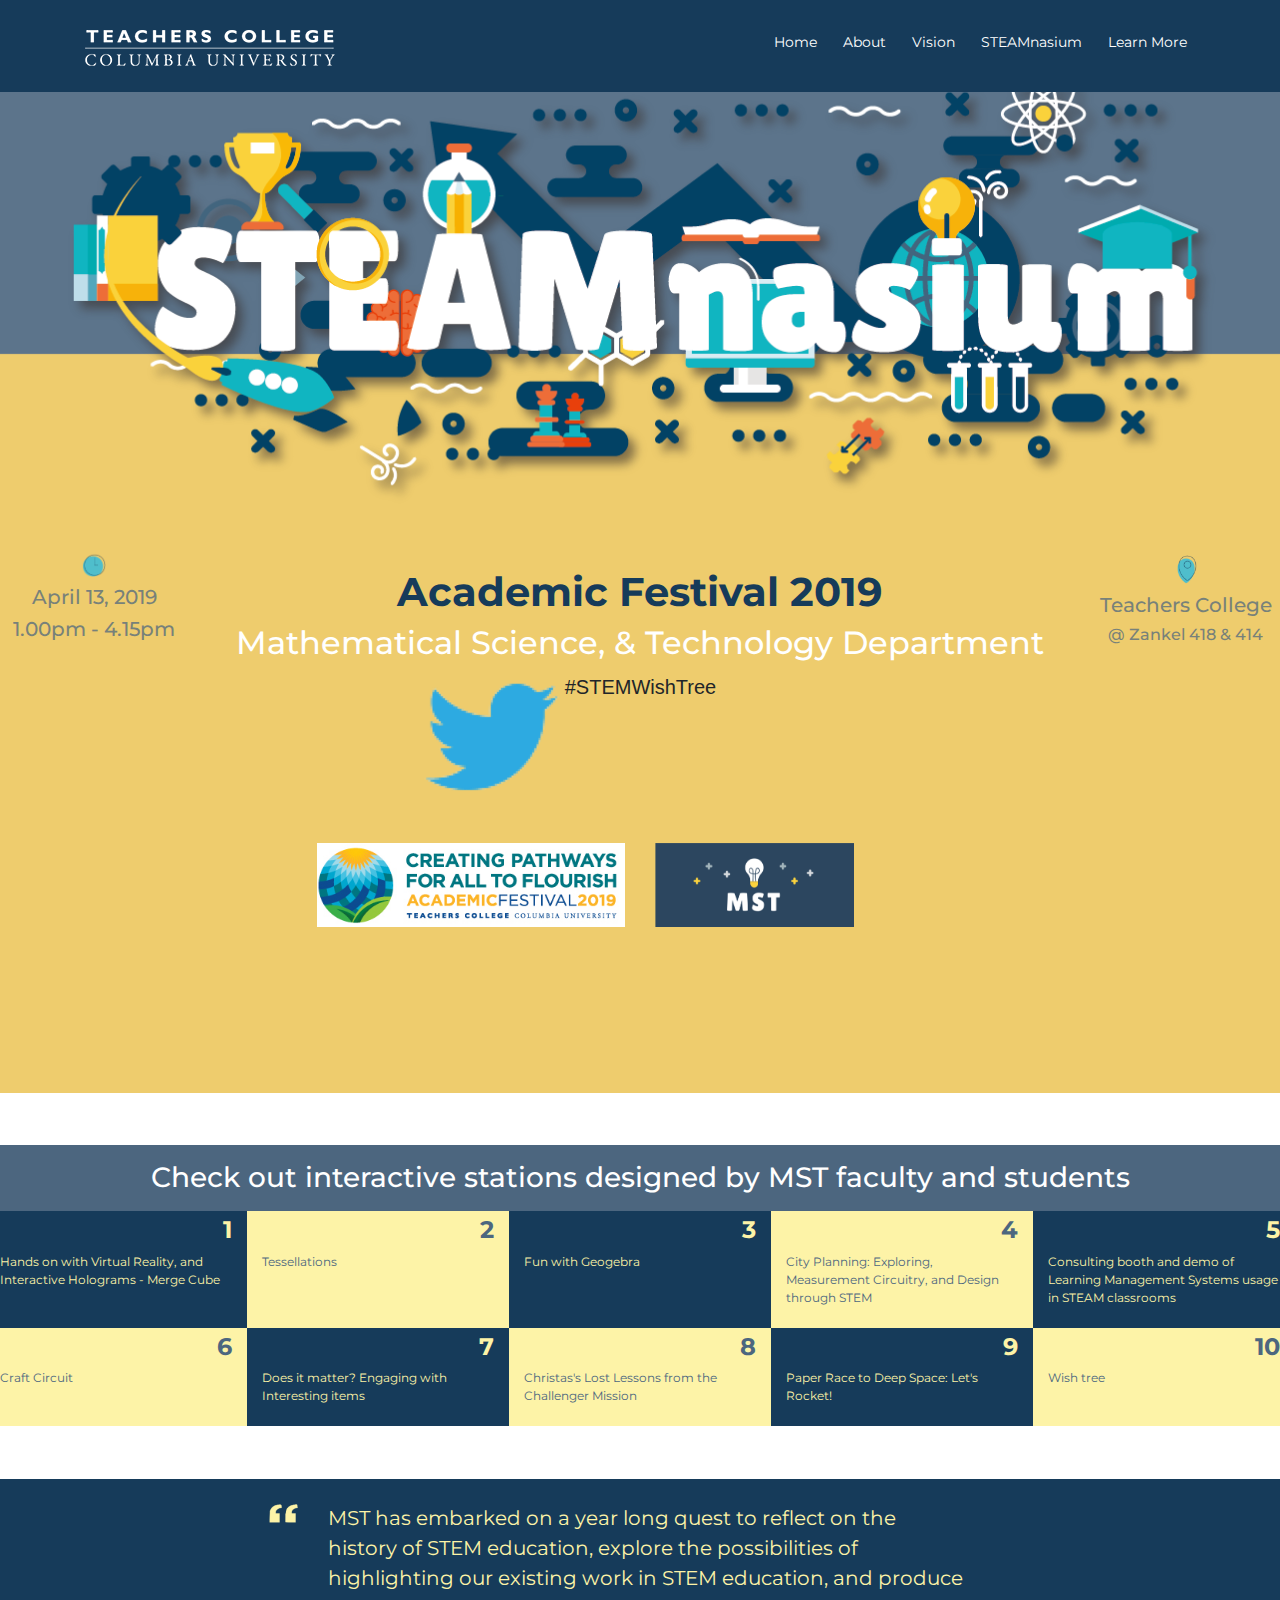
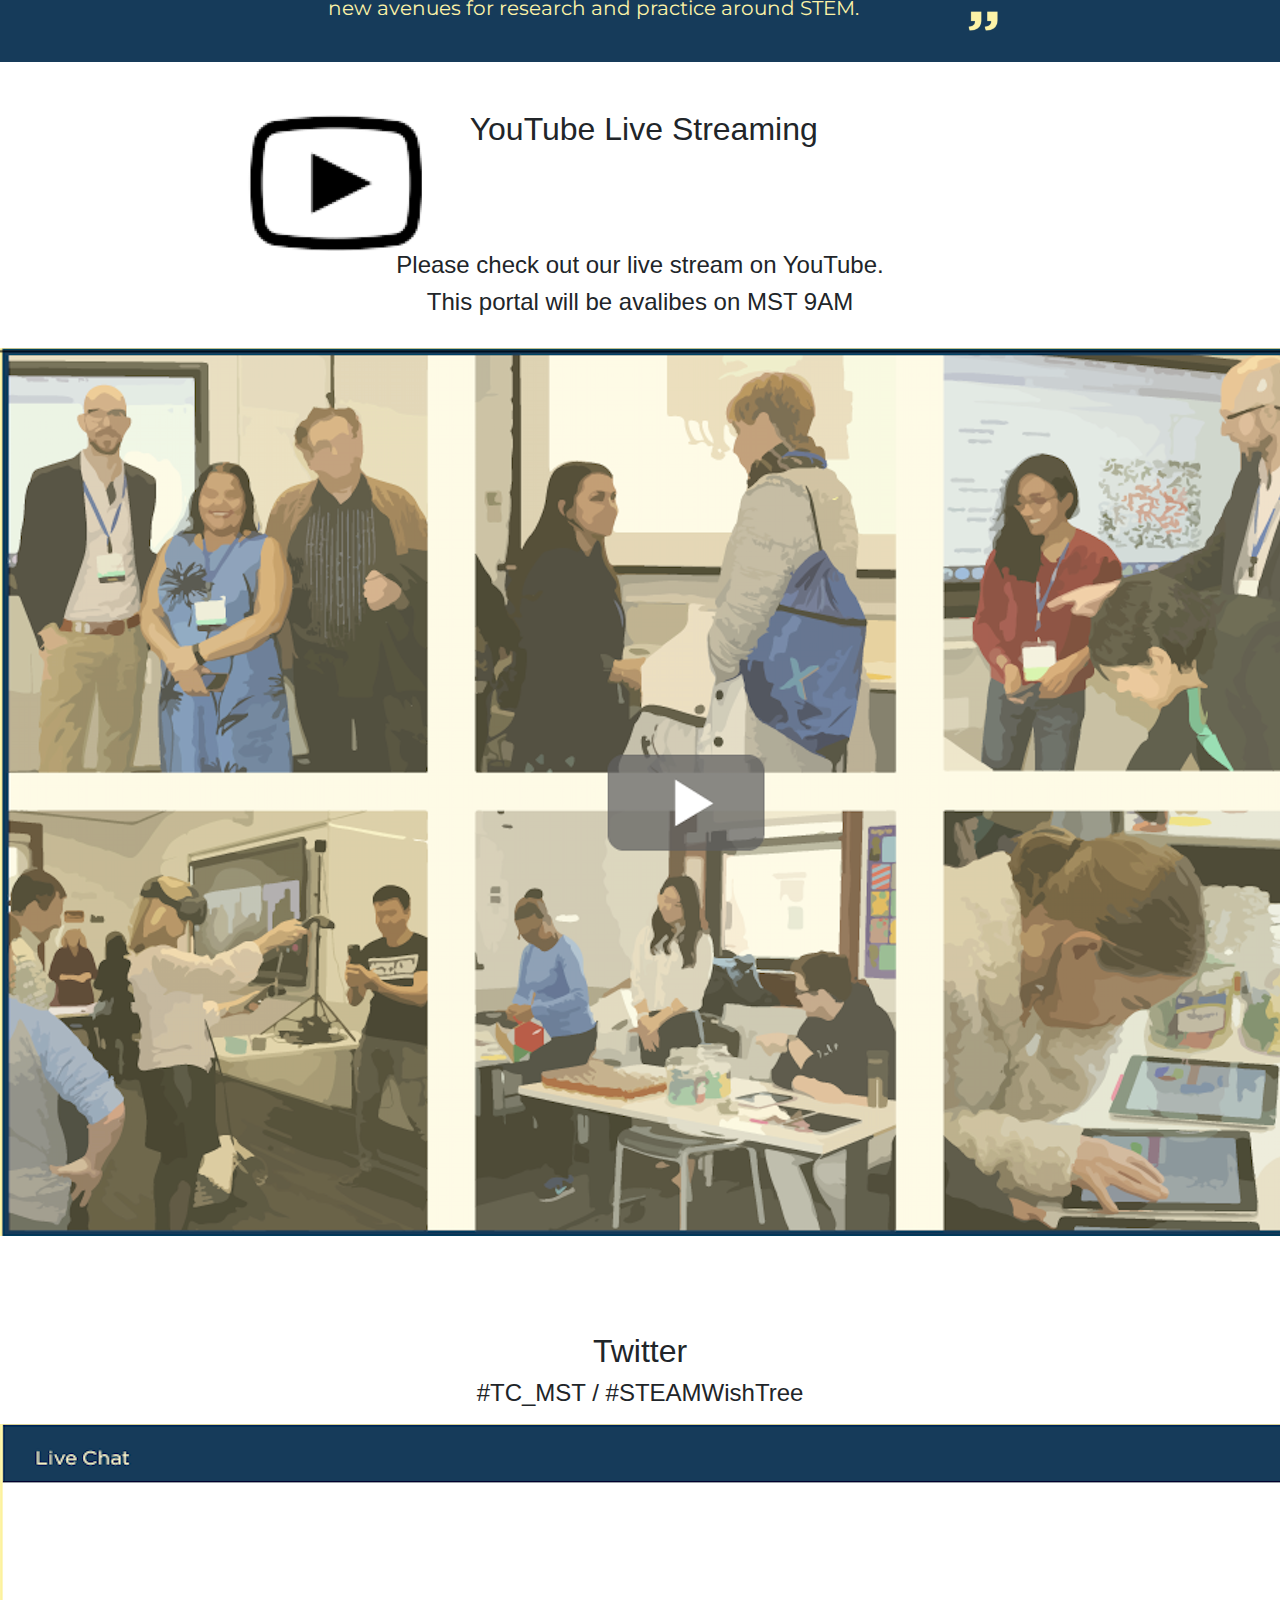
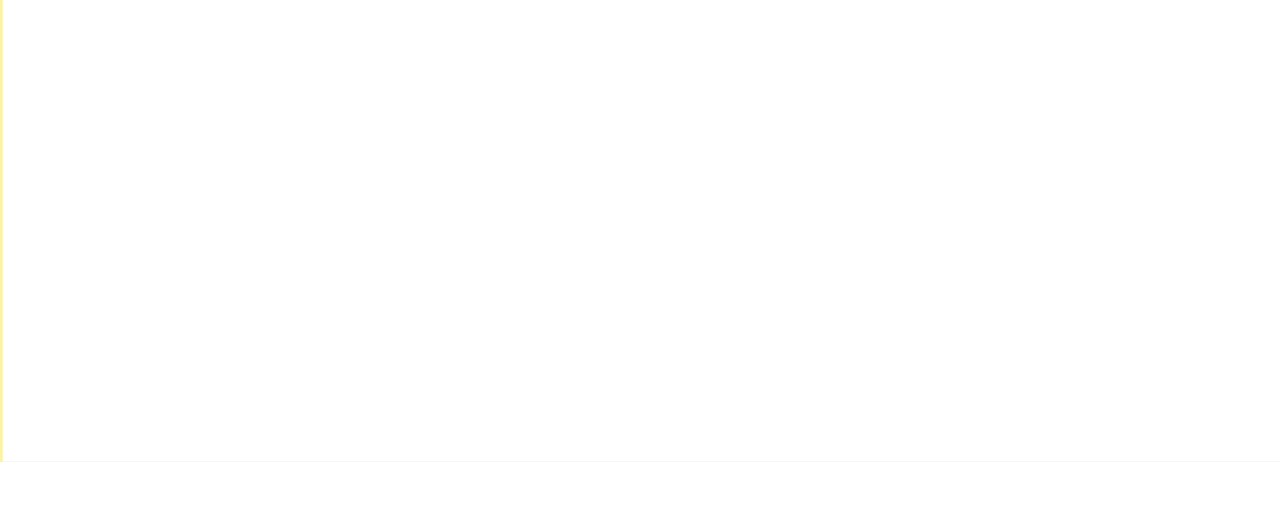
<file: STEAMnasium.html>
<!DOCTYPE html>
<html lang="en">
<head>
	<meta charset="utf-8">
	<title>STEAMnasium2019</title>
	<meta content="width=device-width, initial-scale=1.0" name="viewport">

	<!-- Google Fonts -->
	<link href="https://fonts.googleapis.com/css?family=Montserrat:300,400,500,700|Lilita+One:300,300i,400,400i,700,700i" rel="stylesheet">

	<!-- Main Stylesheet File -->
	<link rel="stylesheet" type="text/css" href="css/STEAMnasium.css">
	<link href="css/style.css" rel="stylesheet">

	<!-- Bootstrap -->
	<link rel="stylesheet" href="https://maxcdn.bootstrapcdn.com/bootstrap/4.0.0/css/bootstrap.min.css" integrity="sha384-Gn5384xqQ1aoWXA+058RXPxPg6fy4IWvTNh0E263XmFcJlSAwiGgFAW/dAiS6JXm" crossorigin="anonymous">

	


</head>


<body>

	<!-- Still need to do -->
		<!-- make modal shrink to fit resizing of a webpage -->
		<!-- STEAMnasium div background to shrink logo with screen size -->
		<!-- move information under the clock and drop pin higher and closer to the logo -->





<!--==========================
			Header
============================-->
	  <header id="header">
	    <div class="container">
	      <div id="logo" class="pull-left">
	        <a href="index.html#intro"><img src="img/logo.png" alt="" title=""></a>
	      </div>

	      <nav id="nav-menu-container">
	        <ul class="nav-menu">
	          <li class="menu-active"><a href="index.html">Home</a></li>
	          <li><a href="index.html#about">About</a></li>
	          <li><a href="index.html#vision">Vision</a></li>
	          <li class="menu-has-children"><a href="index.html#academic-festival">STEAMnasium</a>
	            <ul>
	              <li><a href="STEAMnasium.html">STEAMnasium 2019</a></li>
	              <li><a href="index.html#steam-nasium">STEAMnasium 2018</a></li>
	              <li><a href="index.html#steam-wish-tree">STEAM Wish Tree</a></li>
	            </ul>
	          </li>
	          <li><a href="index.html#learn-more">Learn More</a></li>
	        </ul>
	       </nav><!-- #nav-menu-container -->
	    </div>
	  </header><!-- #header -->



<!--==========================
		STEAMnasium PG
============================-->
	<!-- BLUE SECTION -->
		<div class="row logo_blueSection">
			<img class="STEAMnasium_logo" src="img/STEAMnasium_2019/materials-12.png">
		</div>
	<!-- YELLOW SECTION -->
		<div class="row logo_yellowSection ">
			<div class="col-12 general_info">
				<div class="row ">
		<!-- LEFT CLOCK -->
					<div class="col-2 text-center">
						<img class="text-center clock_img" src="img/STEAMnasium_2019/materials-09.png">
						<h5 class="text-center pt-2 event_info">April 13, 2019</h5>
						<h5 class="text-center event_info">1.00pm - 4.15pm</h5>
					</div>
		<!-- MST HEADERS -->
					<div class="col-8 px-0 pt-3">
						<h1 class="text-center Academic_Festival_header">Academic Festival 2019</h1>
						<h2 class="text-center MST_Department_header">Mathematical Science, & Technology Department</h2>
						<div class="row">
							<div class="col-5 pr-0">
								<img class="float-right twitter_logo"src="img/STEAMnasium_2019/materials-11.png">
							</div>
							<div class="col-7 pl-0">
								<h5 class="STEMWishTree_header pt-1">#STEMWishTree</h5>
							</div>
						</div>
					</div>
		<!-- RIGHT LOCATION -->
					<div class="col-2 text-center">
						<img class="text-center dropPin_img" src="img/STEAMnasium_2019/materials-10.png">
						<h5 class="text-center pt-2 event_info ">Teachers College</h5>
						<h6 class="text-center event_info">@ Zankel 418 & 414</h6>
					</div>
				</div>
				<div class="row STEMlogos">
					<div class="col">
						<img class="float-right Academic_Festival_logo" src="img/STEAMnasium_2019/Academic_Festival_logo.jpg">
					</div>
					<div class="col">
						<img class="float-left MST_logo" src="img/STEAMnasium_2019/mst_logo.png">
					</div>

				</div>
			</div>
		</div>
	<!-- STATIONS -->
		<div class="row  station_section">
			<div class="col station_header">
				<h3 class="text-center py-3 mb-0">Check out interactive stations designed by MST faculty and students</h3>
				<div class="row">
					<div class="col blue_stations">
						<h4 class="text-right station_number">1</h4>
						<p>Hands on with Virtual Reality, and Interactive Holograms - Merge Cube</p>
					</div>
					<div class="col yellow_stations">
						<h4 class="text-right station_number">2</h4>
						<p>Tessellations</p>
					</div>
					<div class="col blue_stations">
						<h4 class="text-right station_number">3</h4>
						<p>Fun with Geogebra</p>
					</div>
					<div class="col yellow_stations">
						<h4 class="text-right station_number">4</h4>
						<p>City Planning: Exploring, Measurement Circuitry, and Design through STEM</p>
					</div>
					<div class="col blue_stations">
						<h4 class="text-right station_number">5</h4>
						<p>Consulting booth and demo of Learning Management Systems usage in STEAM classrooms</p>
					</div>
				</div>
				<div class="row">
					<div class="col yellow_stations">
						<h4 class="text-right station_number">6</h4>
						<p>Craft Circuit</p>
					</div>
					<div class="col blue_stations">
						<h4 class="text-right station_number">7</h4>
						<p>Does it matter? Engaging with Interesting items</p>
					</div>
					<div class="col yellow_stations">
						<h4 class="text-right station_number">8</h4>
						<p>Christas's Lost Lessons from the Challenger Mission</p>
					</div>
					<div class="col blue_stations">
						<h4 class="text-right station_number">9</h4>
						<p>Paper Race to Deep Space: Let's Rocket!</p>
					</div>
					<div class="col yellow_stations">
						<h4 class="text-right station_number">10</h4>
						<p>Wish tree</p>
					</div>
				</div>
			</div>
		</div>
	<!-- QUOTES -->
		<div class="row quote_img_container py-4">
			<div class="col-sm-3">
				<img class="float-right quote_imgLeft" src="img/STEAMnasium_2019/materials-07.png">
			</div>
			<div class="col-sm-6 pr-0 quote_centered">
				<p class="my-0">MST has embarked on a year long quest to reflect on the history of STEM education, explore the possibilities of highlighting our existing work in STEM education, and produce new avenues for research and practice around STEM.</p>
			</div>
			<div class="col-sm-3 pl-0">
				<img class="quote_imgRight" src="img/STEAMnasium_2019/materials-08.png">
			</div>
		</div>
	<!-- LIVE STREAM -->
		<div class="row pt-5 pb-4 text-center liveStream_headers">
			<div class="col">
				<div class="row">
					<div class="col-4 pr-0">
						<img class="pt-1 float-right YouTube_logo" src="img/STEAMnasium_2019/materials-06.png">
					</div>
					<div class="col-8 pl-5">
						<h2 class="pb-3 float-left">YouTube Live Streaming</h2>
					</div>
				</div>
				<h4>Please check out our live stream on YouTube.</h4>
				<h4>This portal will be avalibes on MST 9AM</h4>
			</div>
		</div>
		<div class="row liveStream_imgs">
			<div class="col text-center twitter_headers">
				<img class="pb-5" src="img/STEAMnasium_2019/liveStreamImg.png">
				<h2 class="pt-5">Twitter</h2>
				<h4>#TC_MST / #STEAMWishTree</h4>
				<img class="pt-2 pb-5" src="img/STEAMnasium_2019/liveChat.png">
			</div>
		</div>

</body>
</html>
</file>
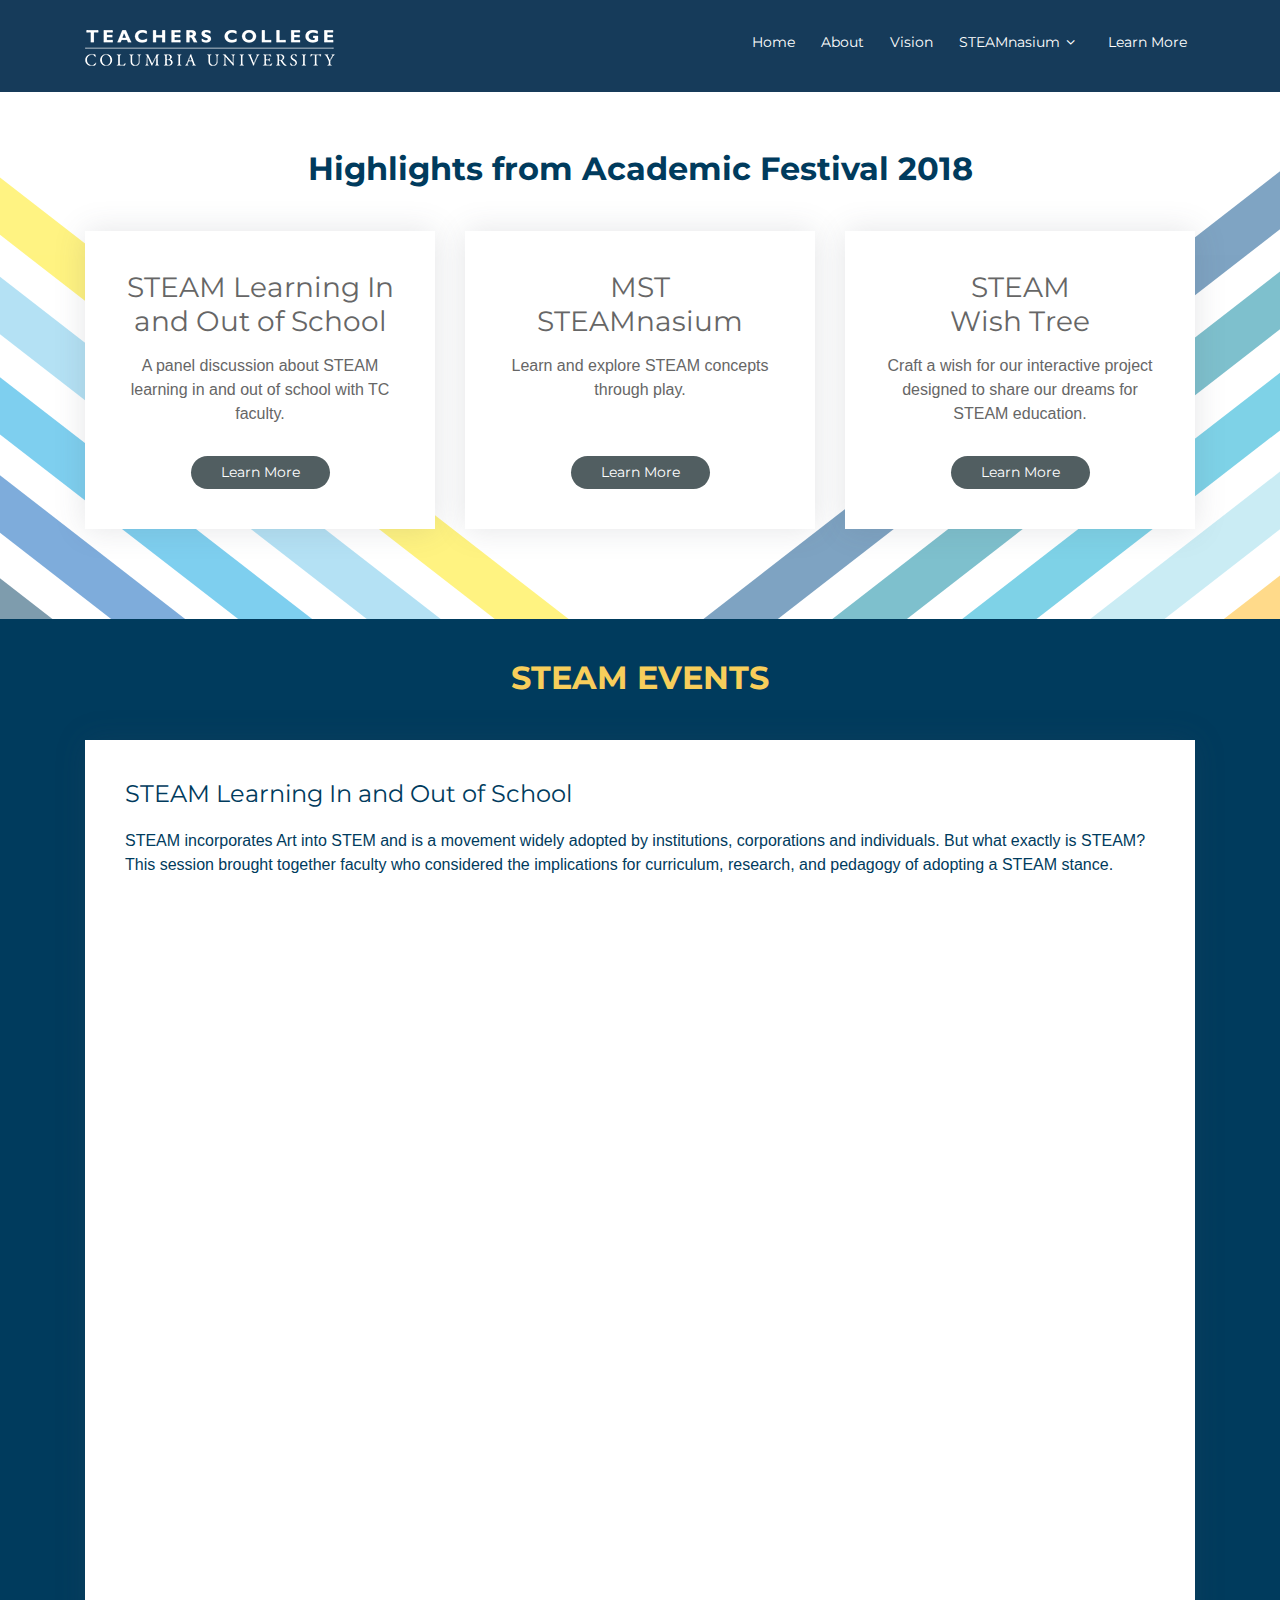
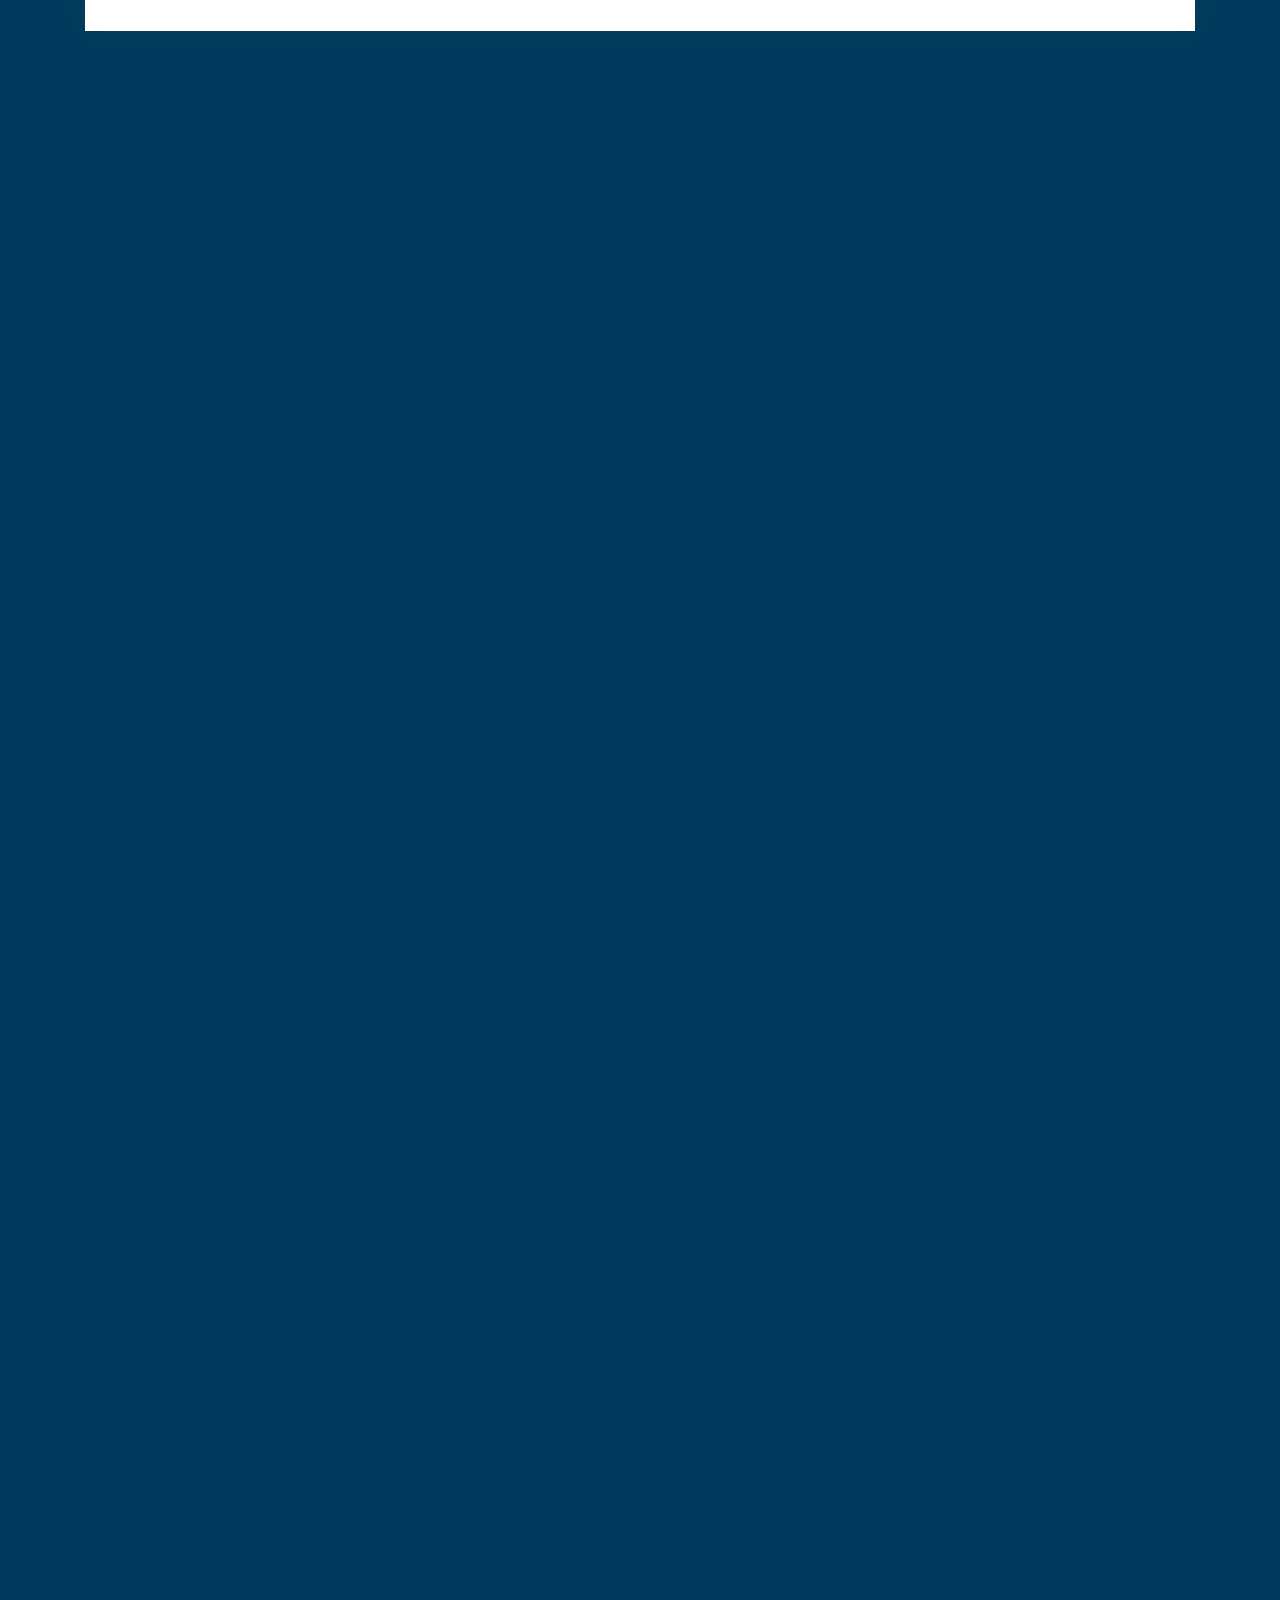
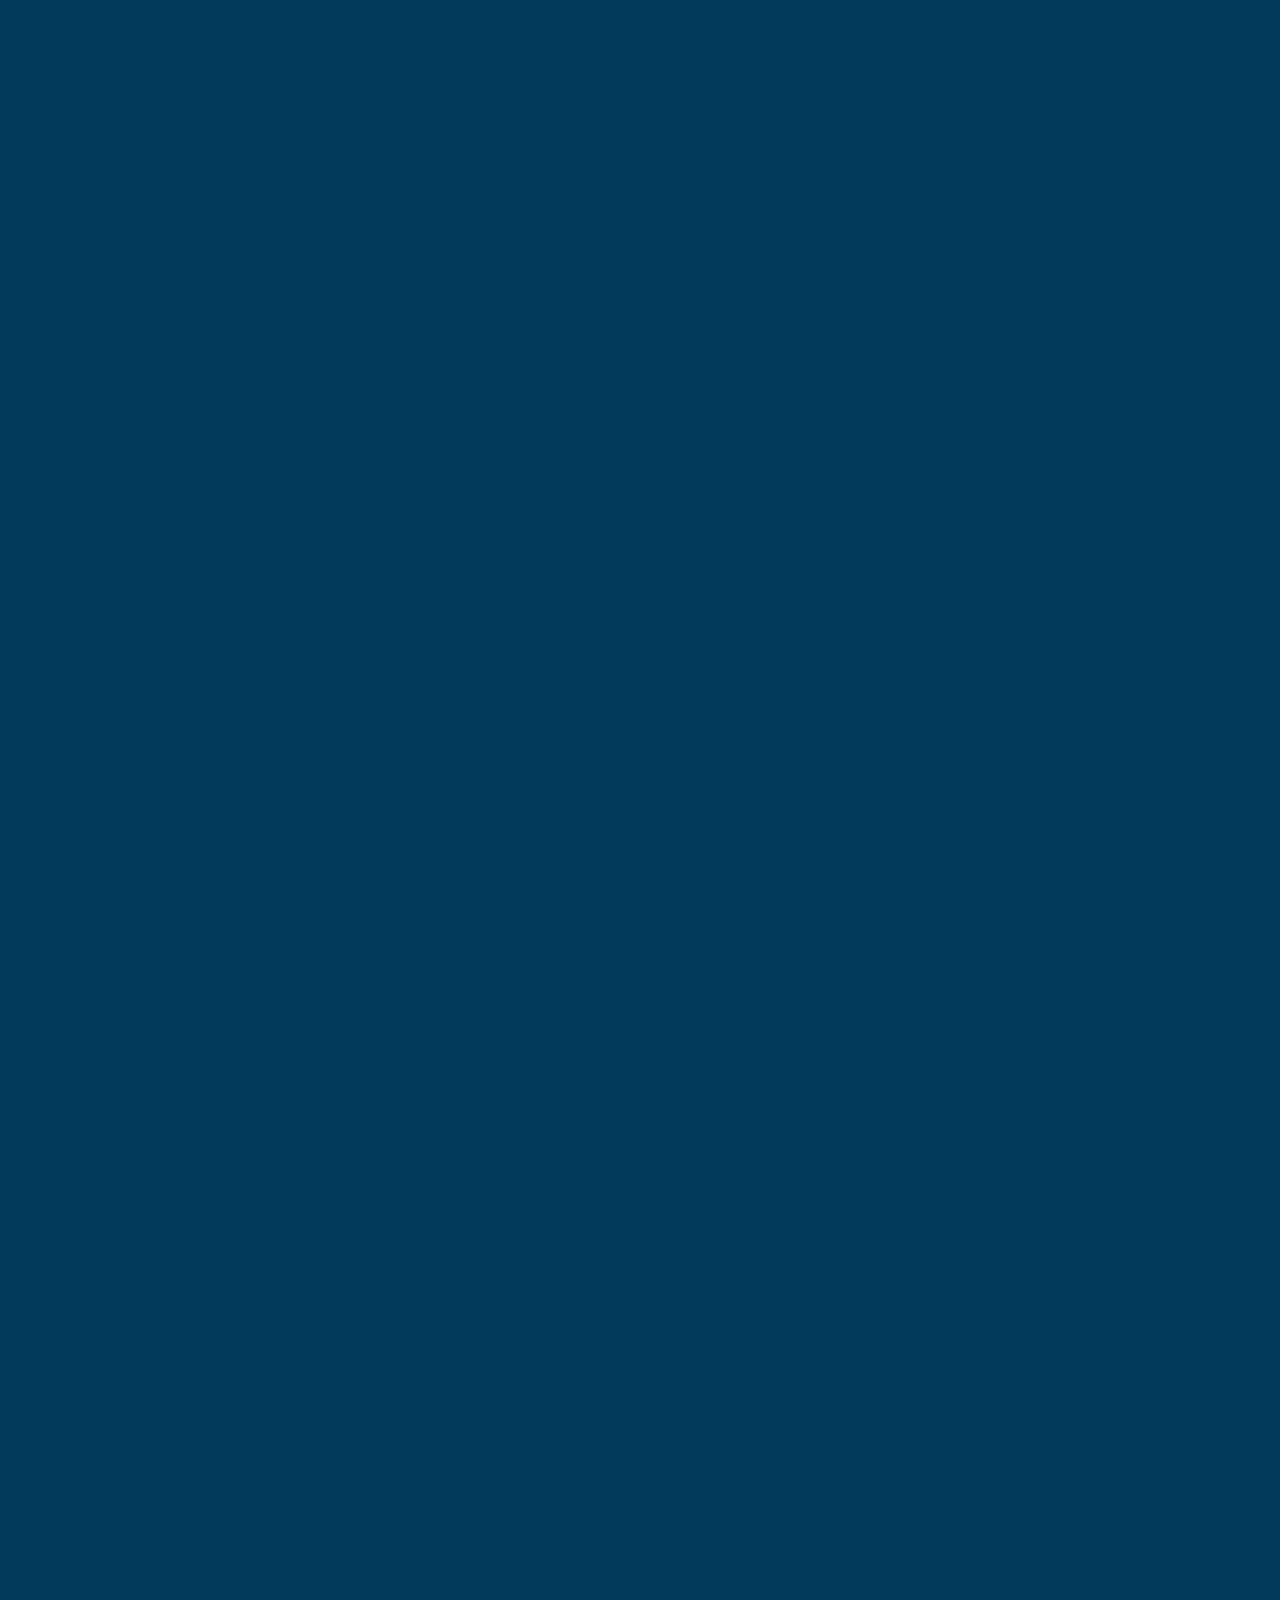
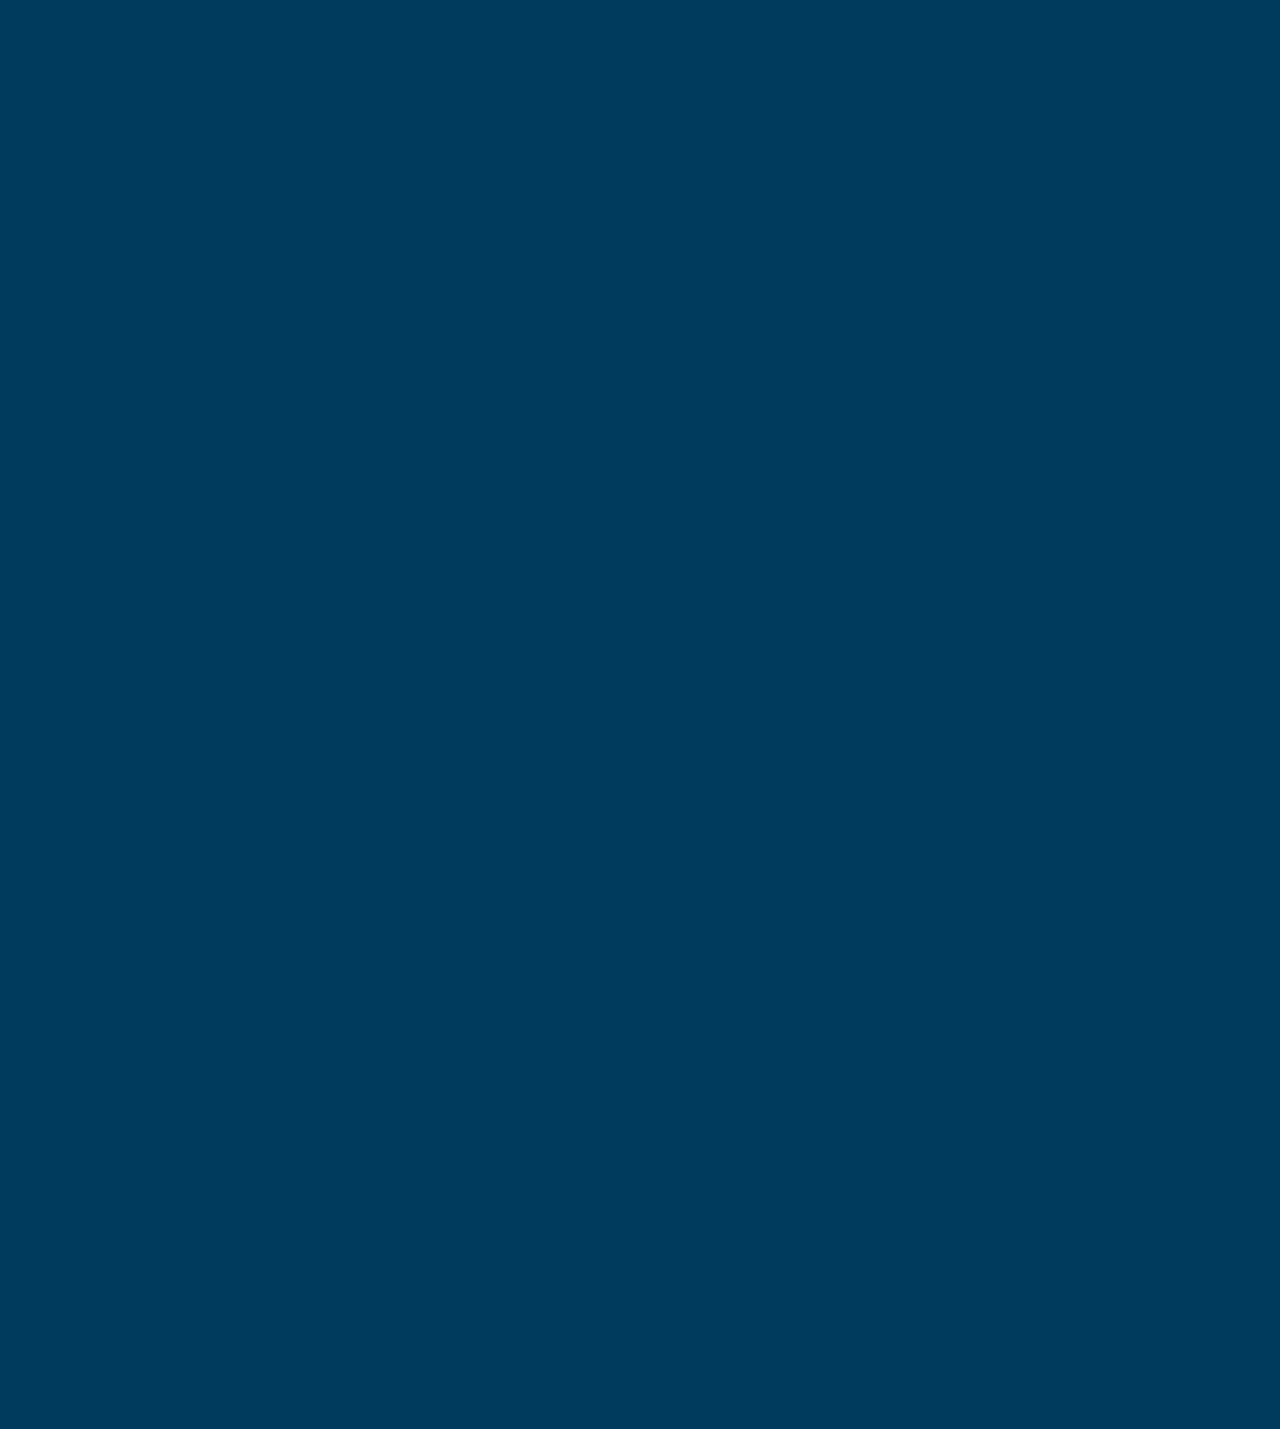
<file: STEAMnasium_2018.html>
<!DOCTYPE html>
<html>

<head>
	<meta charset="utf-8">
	<title>MST STEAM Site</title>
	<meta content="width=device-width, initial-scale=1.0" name="viewport">

	<!-- Google Fonts -->
	<link href="https://fonts.googleapis.com/css?family=Montserrat:300,400,500,700|Lilita+One:300,300i,400,400i,700,700i" rel="stylesheet">

	<!-- Bootstrap CSS File -->
	<link href="lib/bootstrap/css/bootstrap.css" rel="stylesheet">

	<!-- Libraries CSS Files -->
	<link href="lib/animate/animate.min.css" rel="stylesheet">
	<link href="lib/font-awesome/css/font-awesome.min.css" rel="stylesheet">
	<link href="lib/ionicons/css/ionicons.min.css" rel="stylesheet">
	<link href="lib/magnific-popup/magnific-popup.css" rel="stylesheet">

	<!-- Main Stylesheet File -->
	<link rel="stylesheet" type="text/css" href="css/style.css">
	<link rel="stylesheet" type="text/css" href="css/STEAMnasium_2019/STEAMnasium2019.css">

</head>

<body>


	<!-- ====================== -->
	<!--    HEADER      -->
	<!-- ====================== -->
	<header id="header">
		<div class="container">
			<div id="logo" class="pull-left">
				<a href="index.html#intro"><img src="img/logo.png" alt="" title=""></a>
			</div>

			<nav id="nav-menu-container">
				<ul class="nav-menu">
					<li class="menu-active"><a href="index.html">Home</a></li>
					<li><a href="index.html#about">About</a></li>
					<li><a href="index.html#vision">Vision</a></li>
					<li class="menu-has-children"><a href="STEAMnasium_2025_spring.html">STEAMnasium</a>
            <ul>
              <li><a href="./STEAMnasium_2025_spring.html">STEAMnasium SPRING 2025</a></li>
              <li><a href="./STEAMnasium_2023_spring.html">2023 SPRING</a></li>
              <li><a href="./STEAMnasium_2020_fall.html">2020 FALL</a></li>
              <li><a href="./STEAMnasium_2019_spring.html">2019 SPRING</a></li>
              <li><a href="./STEAMnasium_2019_fall.html">2019 FALL</a></li>
              <li><a href="./STEAMnasium_2018.html">2018 SPRING</a></li>
            </ul>
          </li>
					<li><a href="index.html#learn-more">Learn More</a></li>
				</ul>
			</nav><!-- #nav-menu-container -->
		</div>
	</header>




	<!--==========================
    Join Us Section
    ============================-->
	<section id="join-us" style="margin-top:90px;">
		<div class="container">

			<div class="section-header">
				<h1 class="section-title text-navy font-weight-bold">Highlights from Academic Festival 2018</h1>
				<span class="section-divider"></span>
			</div>

			<div class="row">

				<div class="col-lg-4 col-md-6">
					<div class="box wow fadeInLeft">
						<h3>STEAM Learning In and Out of School</h3>
						<p>A panel discussion about STEAM learning in and out of school with TC faculty.</p>
						<a href="#panel-discussion" class="get-started-btn scrollto">Learn More</a>
					</div>
				</div>

				<div class="col-lg-4 col-md-6">
					<div class="box wow fadeInUp">
						<h3>MST STEAMnasium</h3>
						<p>Learn and explore STEAM concepts through play.<br />&nbsp;</p>
						<a href="#steam-nasium" class="get-started-btn scrollto">Learn More</a>
					</div>
				</div>

				<div class="col-lg-4 col-md-6">
					<div class="box wow fadeInRight">
						<h3>STEAM<br /> Wish Tree</h3>
						<p>Craft a wish for our interactive project designed to share our dreams for STEAM education.</p>
						<a href="#steam-wish-tree" class="get-started-btn scrollto">Learn More</a>
					</div>
				</div>

			</div>
		</div>
	</section><!-- #join-us -->


	<!--==========================
      Academic Festival Section
    ============================ -->

	<section id="academic-festival">
		<div class="container">
			<div class="section-header">
				<h3 class="section-title font-weight-bold text-uppercase text-yellow">STEAM Events</h3>
				<span class="section-divider"></span>
			</div>

			<div id="panel-discussion" class="box wow fadeInLeft" style="visibility: visible; animation-name: fadeInLeft;">
				<h4>STEAM Learning In and Out of School</h4>
				<p class="section-description">STEAM incorporates Art into STEM and is a movement widely adopted by institutions, corporations and individuals. But what exactly is STEAM? This session brought together faculty who considered the implications for
					curriculum, research, and pedagogy of adopting a STEAM stance.</p>

				<div class="row wow fadeInUp justify-content-between">
					<div class="col-lg-3 col-md-6">
						<div class="member">
							<div class="pic"><img src="img/team/team-1.jpg" alt=""></div>
							<h4>Erica Walker</h4>
							<span>Professor of Mathematics and Education, Teachers College</span>
							<!-- <div class="social">
                  <a href=""><i class="fa fa-twitter"></i></a>
                  <a href=""><i class="fa fa-facebook"></i></a>
                  <a href=""><i class="fa fa-google-plus"></i></a>
                  <a href=""><i class="fa fa-linkedin"></i></a>
                </div> -->
						</div>
					</div>

					<div class="col-lg-3 col-md-6 offset-lg-1">
						<div class="member">
							<div class="pic"><img src="img/team/team-2.jpg" alt=""></div>
							<h4>Nathan Holbert</h4>
							<span>Assistant Professor of Communication, Media and Learning Technologies Design</span>
							<!-- <div class="social">
                  <a href=""><i class="fa fa-twitter"></i></a>
                  <a href=""><i class="fa fa-facebook"></i></a>
                  <a href=""><i class="fa fa-google-plus"></i></a>
                  <a href=""><i class="fa fa-linkedin"></i></a>
                </div> -->
						</div>
					</div>

					<div class="col-lg-3 col-md-6 offset-lg-1">
						<div class="member">
							<div class="pic"><img src="img/team/team-3.jpg" alt=""></div>
							<h4>Ioana Literat</h4>
							<span>Assistant Professor of Communication, Media and Learning Technologies Design</span>
							<!-- <div class="social">
                  <a href=""><i class="fa fa-twitter"></i></a>
                  <a href=""><i class="fa fa-facebook"></i></a>
                  <a href=""><i class="fa fa-google-plus"></i></a>
                  <a href=""><i class="fa fa-linkedin"></i></a>
                </div> -->
						</div>
					</div>

					<div class="col-lg-3 col-md-6">
						<div class="member">
							<div class="pic"><img src="img/team/team-4.jpg" alt=""></div>
							<h4>Felicia Mensah</h4>
							<span>Professor of Science and Education and Associate Dean</span>
							<!-- <div class="social">
                  <a href=""><i class="fa fa-twitter"></i></a>
                  <a href=""><i class="fa fa-facebook"></i></a>
                  <a href=""><i class="fa fa-google-plus"></i></a>
                  <a href=""><i class="fa fa-linkedin"></i></a>
                </div> -->
						</div>
					</div>

					<div class="col-lg-3 col-md-6 offset-lg-1">
						<div class="member">
							<div class="pic"><img src="img/team/team-5.jpg" alt=""></div>
							<h4>Sandra Okita</h4>
							<span>Associate Professor of Technology and Education</span>
							<!-- <div class="social">
                  <a href=""><i class="fa fa-twitter"></i></a>
                  <a href=""><i class="fa fa-facebook"></i></a>
                  <a href=""><i class="fa fa-google-plus"></i></a>
                  <a href=""><i class="fa fa-linkedin"></i></a>
                </div> -->
						</div>
					</div>

					<div class="col-lg-3 col-md-6 offset-lg-1">
						<div class="member">
							<div class="pic"><img src="img/team/team-6.jpg" alt=""></div>
							<h4>Nicholas Wasserman</h4>
							<span>Assistant Professor of Mathematics Education</span>
							<div class="social">
								<!-- <a href=""><i class="fa fa-twitter"></i></a>
                  <a href=""><i class="fa fa-facebook"></i></a>
                  <a href=""><i class="fa fa-google-plus"></i></a>
                  <a href=""><i class="fa fa-linkedin"></i></a> -->
							</div>
						</div>
					</div>

				</div>
			</div>

			<div id="steam-nasium" class="box wow fadeInLeft" style="visibility: visible; animation-name: fadeInLeft;">
				<h4>Explore the STEAMnasium 2018 <small class="text-muted">&mdash; check out <a href="./STEAMnasium_2019.html">STEAMnasium 2019</a></small></h4>

				<p class="section-description">This MST "open house" at Academic Festival included interactive activities and opportunities for play across several STEAM domains. Live demos, research exhibitions, math tools you can manipulate, and painting with
					virtual reality were just some of fun and exciting ways visitors experienced STEAM.</p>

				<!-- IMAGE ROWS -->
				<div class="gallery">
					<div class="row">

						<div class="col-lg-4 col-md-6">
							<div class="gallery-item wow fadeInUp">
								<a href="img/steamnasium/Faculty-A-full.jpg" class="gallery-popup">
									<img src="img/steamnasium/Faculty-A.jpg" alt="">
								</a>
							</div>
						</div>

						<div class="col-lg-4 col-md-6">
							<div class="gallery-item wow fadeInUp">
								<a href="img/steamnasium/Faculty-B-full.jpg" class="gallery-popup">
									<img src="img/steamnasium/Faculty-B.jpg" alt="">
								</a>
							</div>
						</div>

						<div class="col-lg-4 col-md-6">
							<div class="gallery-item wow fadeInUp">
								<a href="img/steamnasium/Faculty-C-full.jpg" class="gallery-popup">
									<img src="img/steamnasium/Faculty-C.jpg" alt="">
								</a>
							</div>
						</div>

						<div class="col-lg-4 col-md-6">
							<div class="gallery-item wow fadeInUp">
								<a href="img/steamnasium/People-H-full.jpg" class="gallery-popup">
									<img src="img/steamnasium/People-H.jpg" alt="">
								</a>
							</div>
						</div>

						<div class="col-lg-4 col-md-6">
							<div class="gallery-item wow fadeInUp">
								<a href="img/steamnasium/People-B-full.jpg" class="gallery-popup">
									<img src="img/steamnasium/People-B.jpg" alt="">
								</a>
							</div>
						</div>

						<div class="col-lg-4 col-md-6">
							<div class="gallery-item wow fadeInUp">
								<a href="img/steamnasium/People-D-full.jpg" class="gallery-popup">
									<img src="img/steamnasium/People-D.jpg" alt="">
								</a>
							</div>
						</div>

						<div class="col-lg-4 col-md-6">
							<div class="gallery-item wow fadeInUp">
								<a href="img/steamnasium/People-I-full.jpg" class="gallery-popup">
									<img src="img/steamnasium/People-I.jpg" alt="">
								</a>
							</div>
						</div>

						<div class="col-lg-4 col-md-6">
							<div class="gallery-item wow fadeInUp">
								<a href="img/steamnasium/People-G-full.jpg" class="gallery-popup">
									<img src="img/steamnasium/People-G.jpg" alt="">
								</a>
							</div>
						</div>

						<div class="col-lg-4 col-md-6">
							<div class="gallery-item wow fadeInUp">
								<a href="img/steamnasium/People-F-full.jpg" class="gallery-popup">
									<img src="img/steamnasium/People-F.jpg" alt="">
								</a>
							</div>
						</div>

					</div>
				</div>

			</div>

			<div id="steam-wish-tree" class="box wow fadeInLeft" style="visibility: visible; animation-name: fadeInLeft;">
				<h4>STEAM Wish Tree</h4>
				<p class="section-description">What are your wishes for STEAM education? What should STEAM be like? Visitors shared their vision for STEAM education on the STEAM Wish Tree designed and built by students in MST's Snow Day Learning Lab. You can
					also follow along on Twitter and share your wishes by tagging your tweets <a href="https://twitter.com/search?q=%23STEAMwishtree">#STEAMWishTree</a>.</p>

				<!-- IMAGE ROWS -->
				<div class="gallery">
					<div class="row">

						<div class="col-lg-4 col-md-6">
							<div class="gallery-item wow fadeInUp">
								<a href="img/steamnasium/Wish-B.jpg" class="gallery-popup">
									<img src="img/steamnasium/Wish-B.jpg" alt="">
								</a>
							</div>
						</div>

						<div class="col-lg-4 col-md-6">
							<div class="gallery-item wow fadeInUp">
								<a href="img/steamnasium/Tree-C.jpg" class="gallery-popup">
									<img src="img/steamnasium/Tree-C.jpg" alt="">
								</a>
							</div>
						</div>

						<div class="col-lg-4 col-md-6">
							<div class="gallery-item wow fadeInUp">
								<a href="img/steamnasium/Wish-C.jpg" class="gallery-popup">
									<img src="img/steamnasium/Wish-C.jpg" alt="">
								</a>
							</div>
						</div>

						<div class="col-lg-4 col-md-6">
							<div class="gallery-item wow fadeInUp">
								<a href="img/steamnasium/Wish-A.jpg" class="gallery-popup">
									<img src="img/steamnasium/Wish-A.jpg" alt="">
								</a>
							</div>
						</div>

						<div class="col-lg-4 col-md-6">
							<div class="gallery-item wow fadeInUp">
								<a href="img/steamnasium/Tree-B.jpg" class="gallery-popup">
									<img src="img/steamnasium/Tree-B.jpg" alt="">
								</a>
							</div>
						</div>

						<div class="col-lg-4 col-md-6">
							<div class="gallery-item wow fadeInUp">
								<a href="img/steamnasium/Tree-A.jpg" class="gallery-popup">
									<img src="img/steamnasium/Tree-A.jpg" alt="">
								</a>
							</div>
						</div>

					</div>
				</div>

			</div>

		</div>
	</section><!-- #academic-festival -->

	<!-- JavaScript Libraries -->
	<script src="lib/jquery/jquery.min.js"></script>
	<script src="lib/jquery/jquery-migrate.min.js"></script>
	<script src="lib/bootstrap/js/bootstrap.bundle.min.js"></script>
	<script src="lib/easing/easing.min.js"></script>
	<script src="lib/wow/wow.min.js"></script>
	<script src="lib/superfish/hoverIntent.js"></script>
	<script src="lib/superfish/superfish.min.js"></script>
	<script src="lib/magnific-popup/magnific-popup.min.js"></script>
	<script src="lib/countdown/countdown.js"></script>
	<script src="lib/anime/anime.js"></script>

	<!-- Template Main Javascript File -->
	<script src="js/main.js"></script>
	<script src="js/modal_STEAMnasium_2019.js"></script>
</body>

</html>
</file>
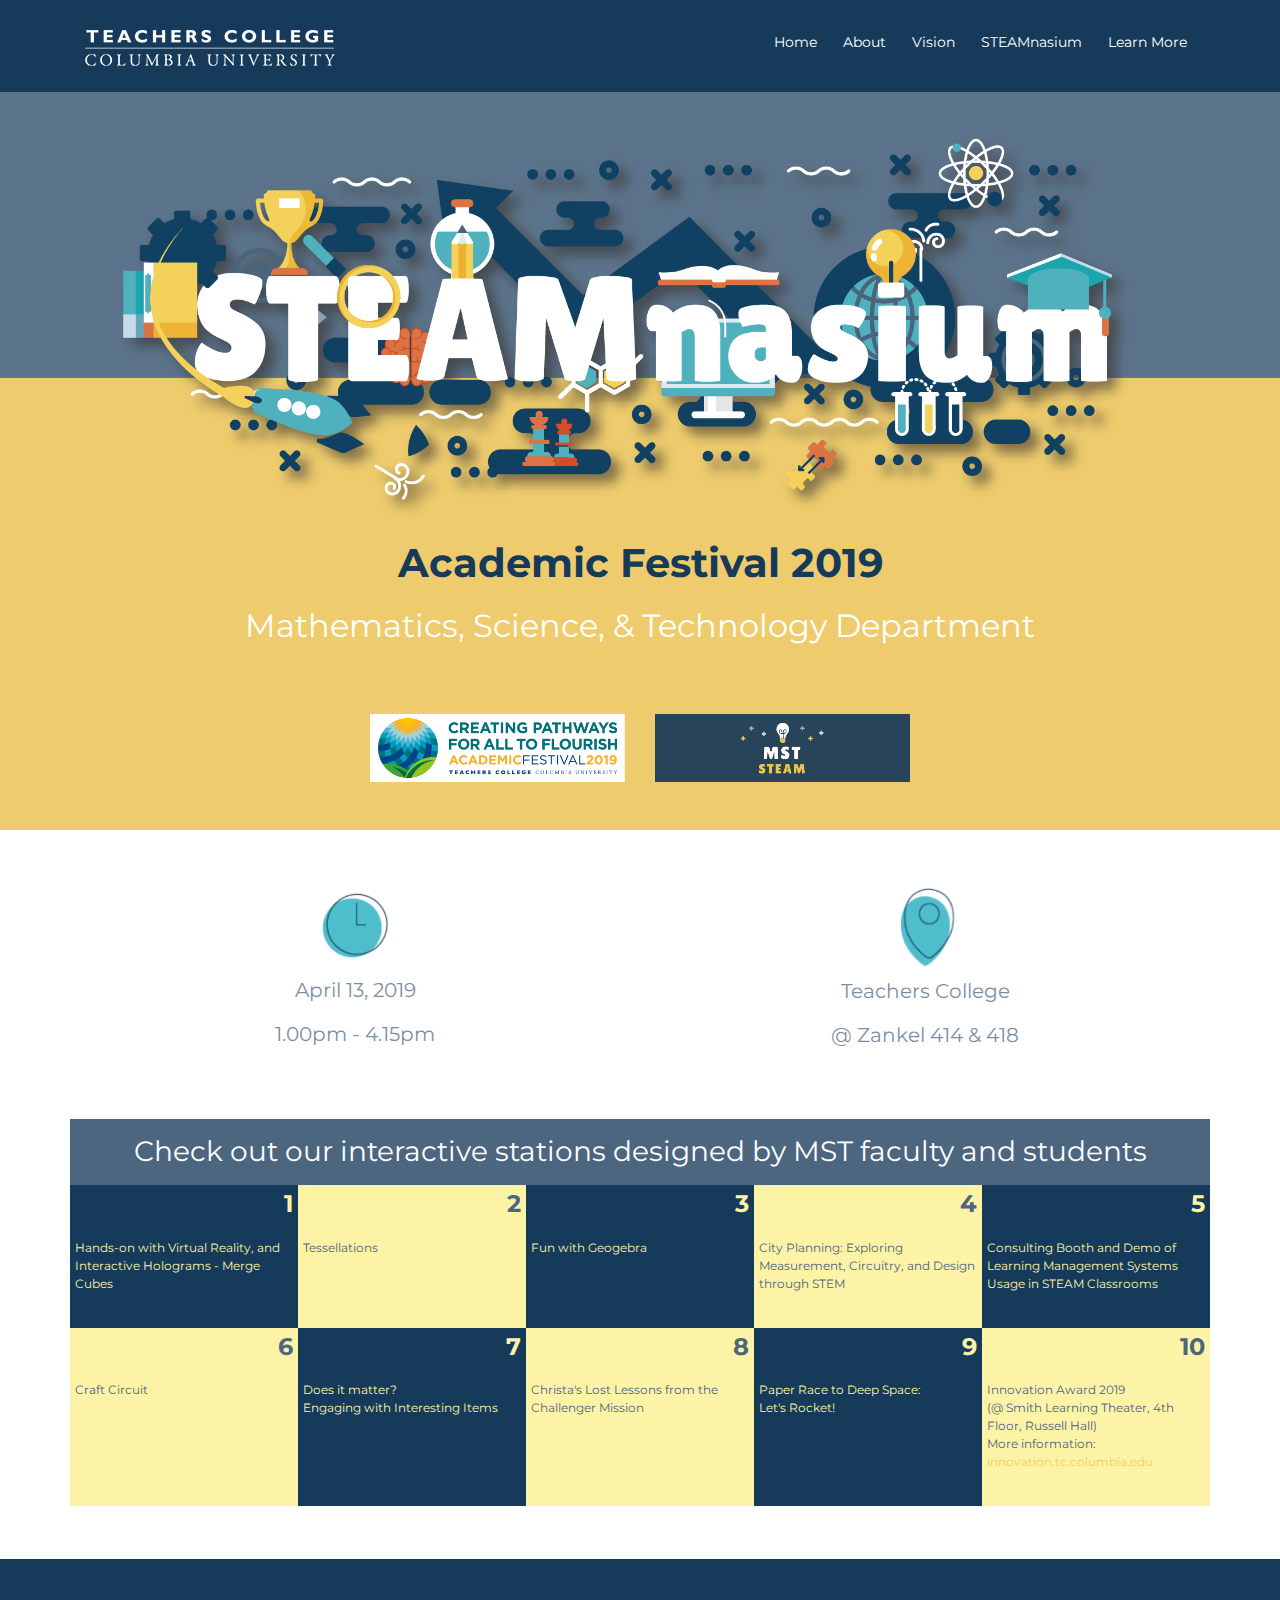
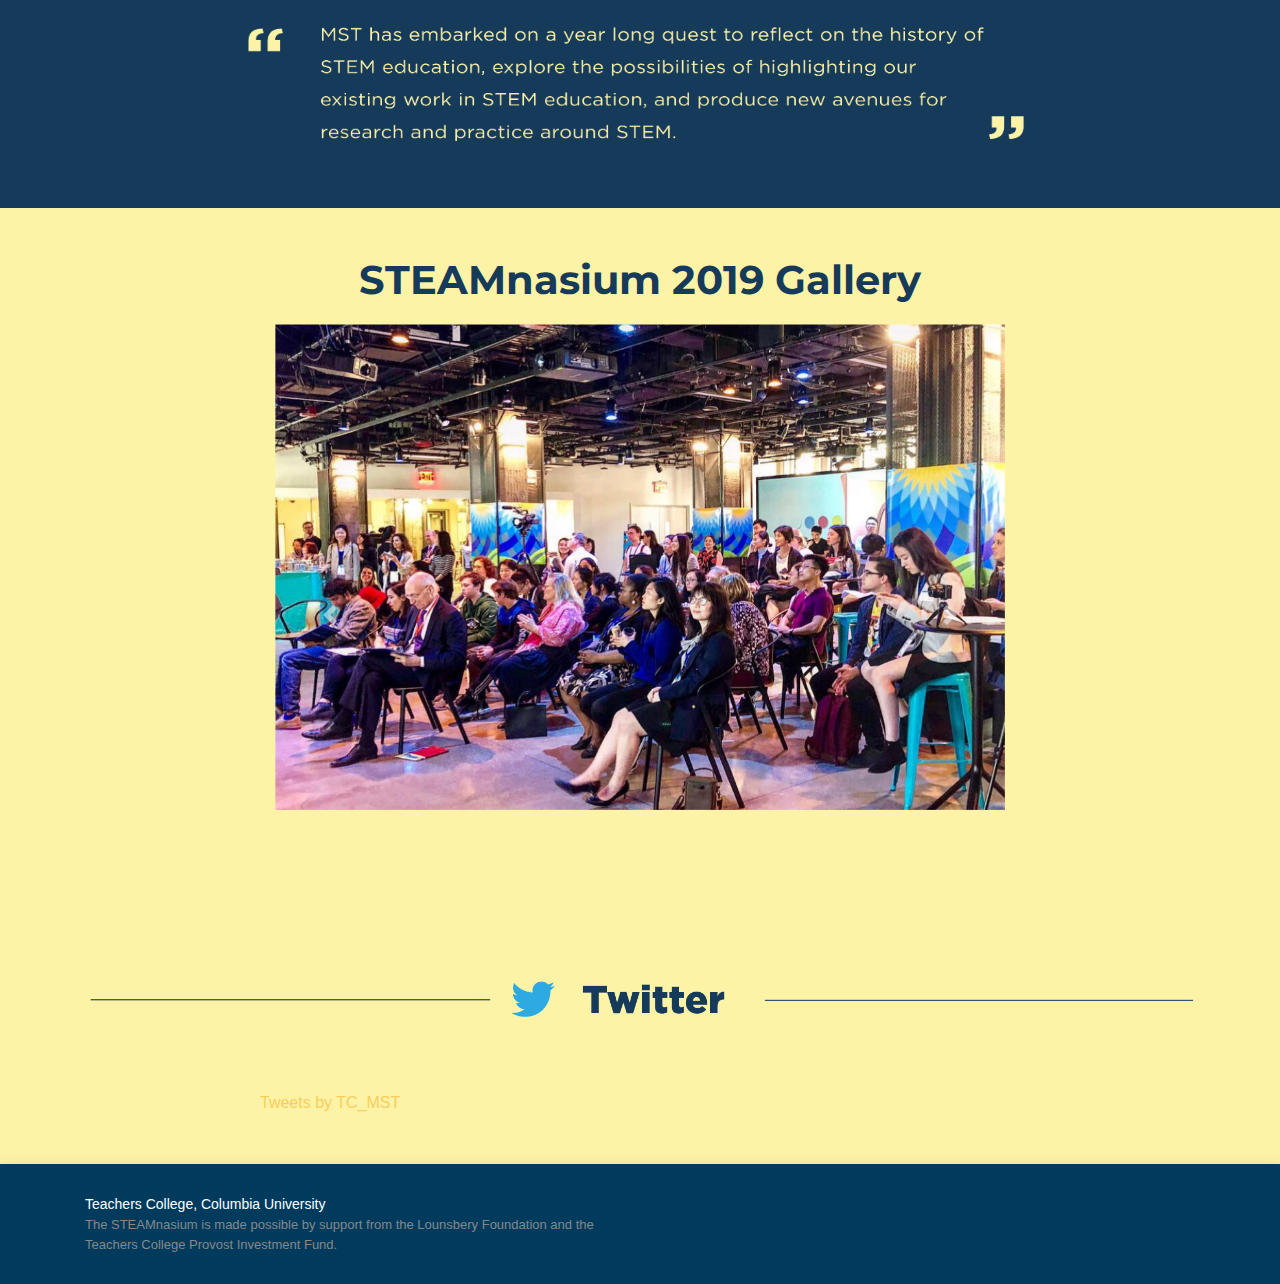
<file: STEAMnasium_2019.html>
<!DOCTYPE html>
<html lang="en">
<head>
	<meta charset="utf-8">
	<title>MST STEAM Site</title>
	<meta content="width=device-width, initial-scale=1.0" name="viewport">
	<meta content="" name="keywords">
	<meta content="" name="description">
 	
 	<!-- Favicons -->
  	<link href="img/favicon.png" rel="icon">
  	<link href="img/apple-touch-icon.png" rel="apple-touch-icon">
	
	<!-- Google Fonts -->
	<link href="https://fonts.googleapis.com/css?family=Montserrat:300,400,500,700|Lilita+One:300,300i,400,400i,700,700i" rel="stylesheet">

	<!-- Bootstrap -->
	<link rel="stylesheet" href="https://maxcdn.bootstrapcdn.com/bootstrap/4.0.0/css/bootstrap.min.css" integrity="sha384-Gn5384xqQ1aoWXA+058RXPxPg6fy4IWvTNh0E263XmFcJlSAwiGgFAW/dAiS6JXm" crossorigin="anonymous">

	<!-- Main Stylesheet File -->
	<link rel="stylesheet" type="text/css" href="css/STEAMnasium_2019/STEAMnasium2019.css">
	<link rel="stylesheet" href="css/style.css">



</head>

<body>


  <!--==========================
    (DISABLED) Modal Content for STEAMnasium 2019
  ============================-->

    <!-- STYLING
    <link rel="stylesheet" type="text/css" href="css/STEAMnasium_2019/STEAMnasium2019_landingPage.css"> -->

     <!-- HTML BOOTSTRAP CODE
     <div id="myModal" class="modal fade bd-example-modal-lg" role="dialog">
      <div class="modal-dialog modal-lg">
        <div class="modal-content">
              <button type="button" class="close close_button pt-3 pb-4" data-dismiss="modal" aria-label="Close">X</button>
            <div class="modal-body px-0 pt-4 pb-0 landing_pg_img">
                <img onclick="window.location.href = 'STEAMnasium_2019.html';" src="img/STEAMnasium_2019/landing_page/landing-page_final.png">
            </div>
          </div>
      </div>
    </div> -->

<!-- ====================== -->
<!--		HEADER 			-->
<!-- ====================== -->
	  <header id="header">
	    <div class="container">
	      <div id="logo" class="pull-left">
	        <a href="index.html#intro"><img src="img/logo.png" alt="" title=""></a>
	      </div>

	      <nav id="nav-menu-container">
	        <ul class="nav-menu">
	          <li class="menu-active"><a href="index.html">Home</a></li>
	          <li><a href="index.html#about">About</a></li>
	          <li><a href="index.html#vision">Vision</a></li>
	          <li class="menu-has-children"><a href="./STEAMnasium_2019.html">STEAMnasium</a>
	            <ul>
	              <li><a href="./STEAMnasium_2019.html">STEAMnasium 2019</a></li>
	              <li><a href="./STEAMnasium_2018.html">STEAMnasium 2018</a></li>
	            </ul>
	          </li>
	          <li><a href="index.html#learn-more">Learn More</a></li>
	        </ul>
	       </nav><!-- #nav-menu-container -->
	    </div>
	  </header>
<!-- ====================== -->
<!--	STEAMnasium PAGE	-->
<!-- ====================== -->
	<div style="height:90px;"></div>
<!-- BLUE SECTION -->
		<div class="logo_blueSection">
			<div class="container">
				<div class="row">
					<div class="col">
						<img class="STEAMnasium_logo" src="img/STEAMnasium_2019/page_content/STEAMnasium_Logo2.png">
					</div>
				</div>
			</div>
		</div>
<!-- YELLOW SECTION -->
		<div class="logo_yellowSection">
			<div class="container">
				<div class="row  ">
					<div class="col-12 general_info">
						<div class="row ">
				<!-- MST HEADERS -->
							<div class="col text-center">
								<h1 class="text-center Academic_Festival_header">Academic Festival 2019</h1>
								<h2 class="text-center MST_Department_header">Mathematics, Science, & Technology Department</h2>
							</div>
						</div>
				<!-- MST STEMlogos -->
						<div class="row STEMlogos py-5">
							<div class="col-sm-3"></div>
							<div class="col-sm-3">
								<img src="img/STEAMnasium_2019/page_content/AcademicFestival_Logo2.png">
							</div>
							<div class="col-sm-3">
								<img src="img/STEAMnasium_2019/page_content/MST_Logo2.png">
							</div>
							<div class="col-3"></div>
						</div>
					</div>
				</div>
			</div>
		</div>
<!-- GENERAL INFORMATION -->
		<div class="container">
			<div class="row pt-5">
				<!-- LEFT CLOCK -->
					<div class="col-lg text-center">
						<img class="text-center clock_img" src="img/STEAMnasium_2019/page_content/clock.png" style="margin:11px 0">
						<h5 class="text-center pt-2 event_info">April 13, 2019</h5>
						<h5 class="text-center event_info">1.00pm - 4.15pm</h5>
					</div>
				<!-- RIGHT LOCATION -->
					<div class="col-lg text-center">
						<img class="text-center dropPin_img" src="img/STEAMnasium_2019/page_content/dropPin.png">
						<h5 class="text-center pt-2 event_info ">Teachers College</h5>
						<h5 class="text-center event_info">@ Zankel 414 & 418</h5>
					</div>
			</div>
		</div>
<!-- STATIONS -->
		<div class="container">
			<div class="row  station_section">
				<div class="col station_header">
					<h3 class="text-center py-3 mb-0">Check out our interactive stations designed by MST faculty and students</h3>
					<div class="row">
						<div class="col-lg blue_stations">
							<h4 class="text-right station_number">1</h4>
							<p>Hands-on with Virtual Reality, and Interactive Holograms - Merge Cubes</p>
						</div>
						<div class="col-lg yellow_stations">
							<h4 class="text-right station_number">2</h4>
							<p>Tessellations</p>
						</div>
						<div class="col-lg blue_stations">
							<h4 class="text-right station_number">3</h4>
							<p>Fun with Geogebra</p>
						</div>
						<div class="col-lg yellow_stations">
							<h4 class="text-right station_number">4</h4>
							<p>City Planning: Exploring Measurement, Circuitry, and Design through STEM</p>
						</div>
						<div class="col-lg blue_stations">
							<h4 class="text-right station_number">5</h4>
							<p>Consulting Booth and Demo of Learning Management Systems Usage in STEAM Classrooms</p>
						</div>
					</div>
					<div class="row">
						<div class="col-lg yellow_stations">
							<h4 class="text-right station_number">6</h4>
							<p>Craft Circuit</p>
						</div>
						<div class="col-lg blue_stations">
							<h4 class="text-right station_number">7</h4>
							<p>Does it matter?<br>Engaging with Interesting Items</p>
						</div>
						<div class="col-lg yellow_stations">
							<h4 class="text-right station_number">8</h4>
							<p>Christa's Lost Lessons from the Challenger Mission</p>
						</div>
						<div class="col-lg blue_stations">
							<h4 class="text-right station_number">9</h4>
							<p>Paper Race to Deep Space:<br>Let's Rocket!</p>
						</div>
						<div class="col-lg yellow_stations">
							<h4 class="text-right station_number">10</h4>
							<p>Innovation Award 2019
							<br>(@ Smith Learning Theater, 4th Floor, Russell Hall)
							<br>More information: <a href="http://innovation.tc.columbia.edu">innovation.tc.columbia.edu</a>
							</p>
						</div>
					</div>
				</div>
			</div>
		</div>
<!-- QUOTES -->
			<div class="quote_img_container">
				<div class="container">
					<div class="row quote_img_container py-4">
						<div class="col">
							<img class="quote" src="img/STEAMnasium_2019/page_content/quote2.png">
						</div>
					</div>
				</div>
			</div>
<!-- STEAMnsium content -->
		<div class="LiveStream_Section">
			<div class="container">
		<!-- GALLARY -->
				<div class="row ">
					<div class="col">
						<!-- Carousel Header -->
						<div class="row">
							<div class="col">
								<h1 class="text-center Academic_Festival_header mt-5">STEAMnasium 2019 Gallery</h1>
							</div>
						</div>
						<!-- Carousel -->
						<div class="row">
							<div class="col-sm-2"></div>
							<!-- CAROUSEL WRAPPER -->
								<div class="col-sm">		
									<div id="carousel-thumb" class="carousel slide carousel-fade carousel-thumbnails" data-ride="carousel">
									    <!--Slides-->
											<div class="carousel-inner" role="listbox">
												<div class="carousel-item active">
													<img class="d-block w-100" src="img/STEAMnasium_2019/Gallary/image1.png" alt="First slide">
												</div>
												<div class="carousel-item">
													<img class="d-block w-100" src="img/STEAMnasium_2019/Gallary/image2.png" alt="Second slide">
												</div>
												<div class="carousel-item">
													<img class="d-block w-100" src="img/STEAMnasium_2019/Gallary/image3.png" alt="Third slide">
												</div>
												<div class="carousel-item">
													<img class="d-block w-100" src="img/STEAMnasium_2019/Gallary/image4.png" alt="Third slide">
												</div>
												<div class="carousel-item">
													<img class="d-block w-100" src="img/STEAMnasium_2019/Gallary/image5.png" alt="Third slide">
												</div>
												<div class="carousel-item">
													<img class="d-block w-100" src="img/STEAMnasium_2019/Gallary/image6.png" alt="Third slide">
												</div>
												<div class="carousel-item">
													<img class="d-block w-100" src="img/STEAMnasium_2019/Gallary/image7.png" alt="Third slide">
												</div>
												<div class="carousel-item">
													<img class="d-block w-100" src="img/STEAMnasium_2019/Gallary/image8.png" alt="Third slide">
												</div>
												<div class="carousel-item">
													<img class="d-block w-100" src="img/STEAMnasium_2019/Gallary/image9.png" alt="Third slide">
												</div>
												<div class="carousel-item">
													<img class="d-block w-100" src="img/STEAMnasium_2019/Gallary/image10.png" alt="Third slide">
												</div>
												<div class="carousel-item">
													<img class="d-block w-100" src="img/STEAMnasium_2019/Gallary/image11.png" alt="Third slide">
												</div>
											</div>
										<!--/.Slides -->
									    <div class="row pt-5 pb-5"></div>
									    <!--Controls-->
									    	<a class="carousel-control-prev" href="#carousel-thumb" role="button" data-slide="prev">
										        <span class="carousel-control-prev-icon" aria-hidden="true"></span>
										        <span class="sr-only">Previous</span>
										    </a>
										    <a class="carousel-control-next" href="#carousel-thumb" role="button" data-slide="next">
										        <span class="carousel-control-next-icon" aria-hidden="true"></span>
										        <span class="sr-only">Next</span>
										    </a>
										<!--/.Controls-->
									</div>
								</div><!-- End of Carousel-->
							<div class="col-sm-2"></div>
						</div>
					</div>
				</div> <!-- End GALLARY  -->
		<!-- TWITTER header -->
				<div class="row">
					<div class="col">
						<img class="Logo_header" src="img/STEAMnasium_2019/page_content/Twitter_header.png">
					</div>
				</div>
		<!-- TWITTER feed -->
				<div class="row pb-5 LiveStream_imgs">
					<div class="col-lg-2"></div>
					<div class="col-lg-8 text-center twitter_headers">
			            <div class="row twitter-feed">
							<a class="twitter-timeline" data-height="500" data-theme="light" data-link-color="#003b5d" href="https://twitter.com/TC_MST?ref_src=twsrc%5Etfw">Tweets by TC_MST</a> <script async src="https://platform.twitter.com/widgets.js" charset="utf-8"></script>
						</div>
					</div>
					<div class="col-lg-3"></div>
				</div>
			</div>
		</div>

<!-- ====================== -->
<!--		footer			-->
<!-- ====================== -->
  <footer id="footer">
    <div class="container">
      <div class="row">
        <div class="col-lg-6 text-lg-left text-center">
          <div class="copyright">
            Teachers College, Columbia University
          </div>
          <div class="credits">
			The STEAMnasium is made possible by support from the Lounsbery Foundation and the Teachers College Provost Investment Fund.
          </div>
        </div>
        <!-- <div class="col-lg-6">
          <nav class="footer-links text-lg-right text-center pt-2 pt-lg-0">
            <a href="#intro" class="scrollto">Home</a>
            <a href="#about" class="scrollto">About</a>
            <a href="#">Privacy Policy</a>
            <a href="#">Terms of Use</a>
          </nav>
        </div> -->
      </div>
    </div>
  </footer><!-- #footer -->

   <!-- Optional JavaScript -->
    <!-- jQuery first, then Popper.js, then Bootstrap JS -->
    <script src="https://code.jquery.com/jquery-3.2.1.slim.min.js" integrity="sha384-KJ3o2DKtIkvYIK3UENzmM7KCkRr/rE9/Qpg6aAZGJwFDMVNA/GpGFF93hXpG5KkN" crossorigin="anonymous"></script>
    <script src="https://cdnjs.cloudflare.com/ajax/libs/popper.js/1.12.9/umd/popper.min.js" integrity="sha384-ApNbgh9B+Y1QKtv3Rn7W3mgPxhU9K/ScQsAP7hUibX39j7fakFPskvXusvfa0b4Q" crossorigin="anonymous"></script>
    <script src="https://maxcdn.bootstrapcdn.com/bootstrap/4.0.0/js/bootstrap.min.js" integrity="sha384-JZR6Spejh4U02d8jOt6vLEHfe/JQGiRRSQQxSfFWpi1MquVdAyjUar5+76PVCmYl" crossorigin="anonymous"></script>

</body>
</html>
</file>
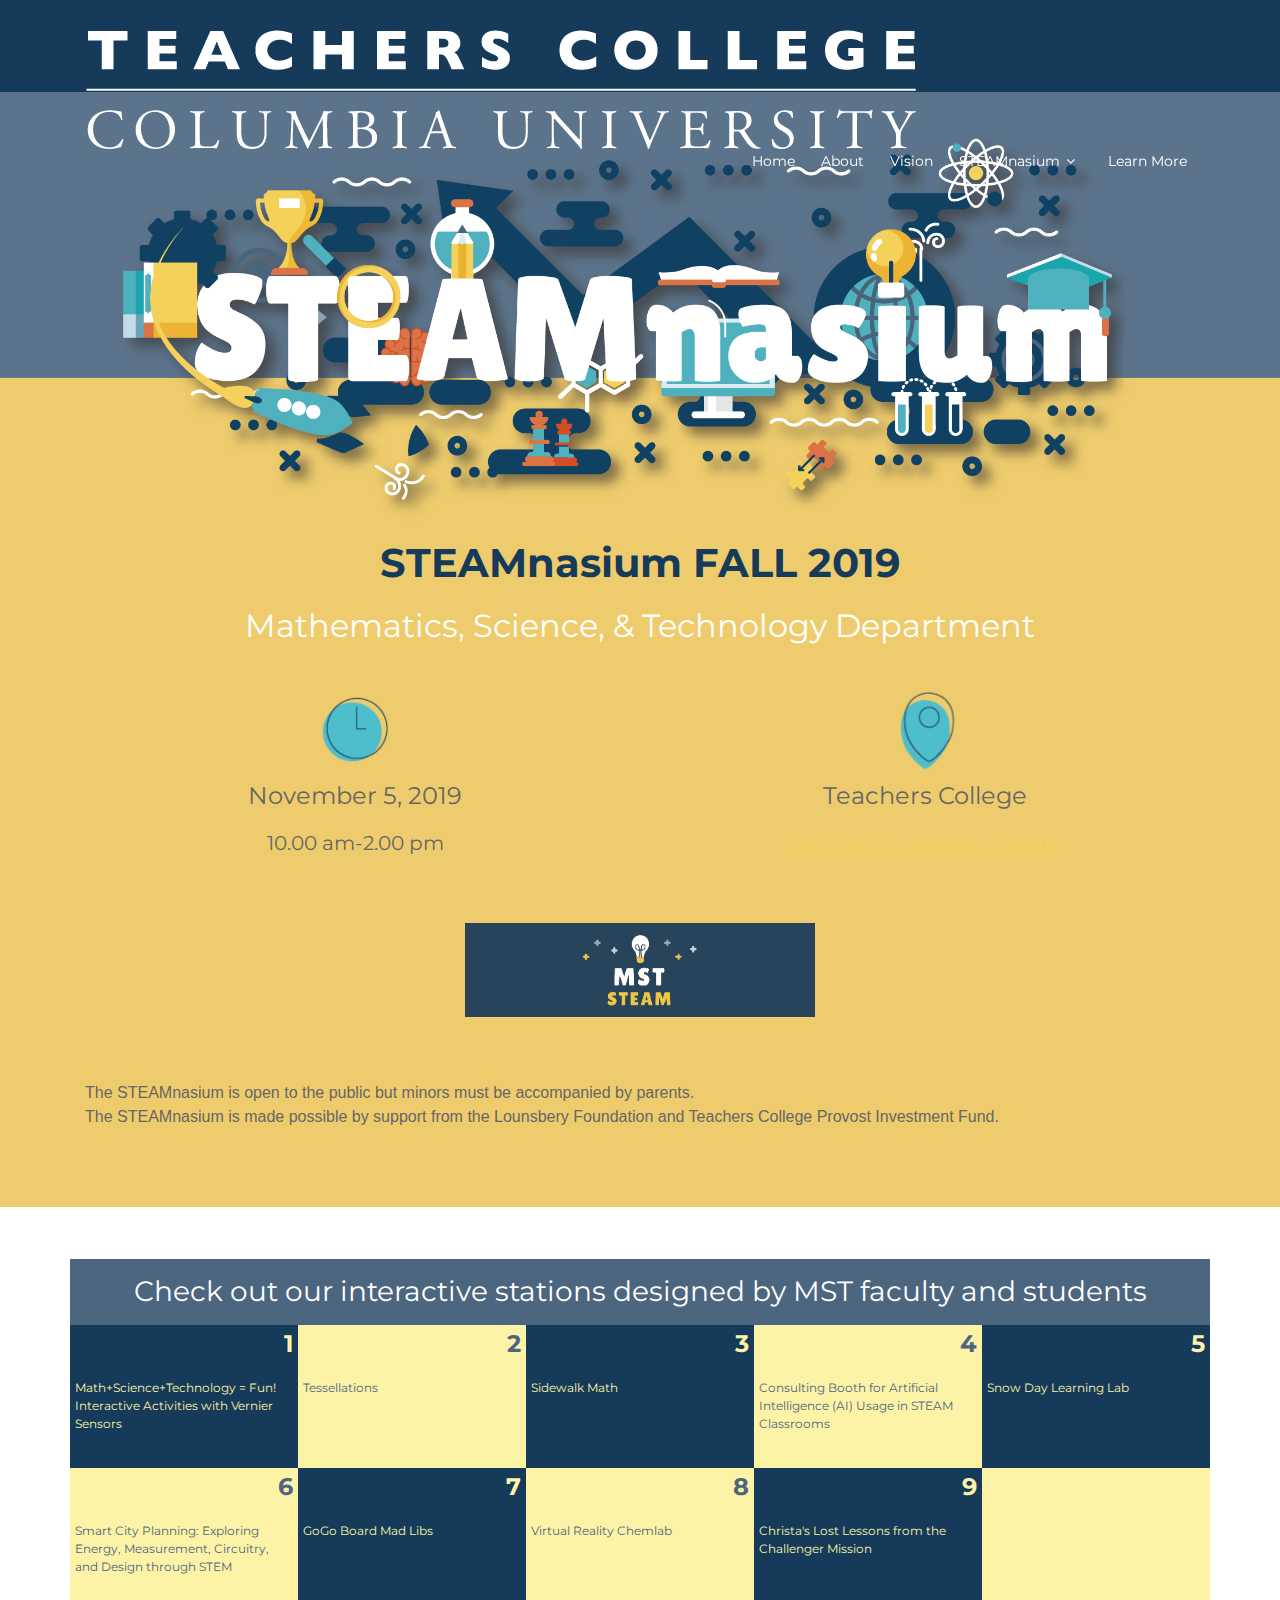
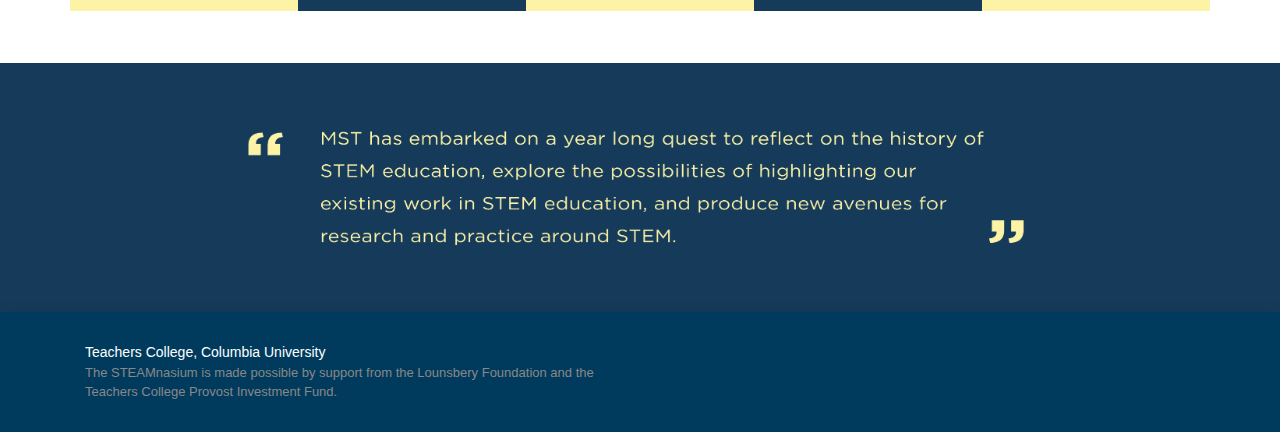
<file: STEAMnasium_2019_fall.html>
<!DOCTYPE html>
<html lang="en">
<head>
	<meta charset="utf-8">
	<title>MST STEAM Site</title>
	<meta content="width=device-width, initial-scale=1.0" name="viewport">
	<meta content="" name="keywords">
	<meta content="" name="description">

 	<!-- Favicons -->
  	<link href="img/favicon.png" rel="icon">
  	<link href="img/apple-touch-icon.png" rel="apple-touch-icon">

	<!-- Google Fonts -->
	<link href="https://fonts.googleapis.com/css?family=Montserrat:300,400,500,700|Lilita+One:300,300i,400,400i,700,700i" rel="stylesheet">

	<!-- Bootstrap CSS File -->
  <link href="lib/bootstrap/css/bootstrap.css" rel="stylesheet">

	<!-- Libraries CSS Files -->
  <link href="lib/animate/animate.min.css" rel="stylesheet">
  <link href="lib/font-awesome/css/font-awesome.min.css" rel="stylesheet">
  <link href="lib/ionicons/css/ionicons.min.css" rel="stylesheet">
  <link href="lib/magnific-popup/magnific-popup.css" rel="stylesheet">

	<!-- Main Stylesheet File -->
	<link rel="stylesheet" href="css/style.css">
	<link rel="stylesheet" type="text/css" href="css/STEAMnasium_2019/STEAMnasium2019.css">
</head>

<body>



<!-- ====================== -->
<!--		HEADER 			-->
<!-- ====================== -->
	  <header id="header">
	    <div class="container">
	      <div id="logo" class="pull-left">
	        <a href="index.html#intro"><img src="img/logo-new-alt.png" alt="" title=""></a>
	      </div>

	      <nav id="nav-menu-container">
	        <ul class="nav-menu">
	          <li class="menu-active"><a href="index.html">Home</a></li>
	          <li><a href="index.html#about">About</a></li>
	          <li><a href="index.html#vision">Vision</a></li>
						<li class="menu-has-children"><a href="STEAMnasium_2025_spring.html">STEAMnasium</a>
	            <ul>
								<li><a href="./STEAMnasium_2025_spring.html">STEAMnasium SPRING 2025</a></li>
								<li><a href="./STEAMnasium_2023_spring.html">2023 SPRING</a></li>
								<li><a href="./STEAMnasium_2020_fall.html">2020 FALL</a></li>
								<li><a href="./STEAMnasium_2019_spring.html">2019 SPRING</a></li>
								<li><a href="./STEAMnasium_2019_fall.html">2019 FALL</a></li>
								<li><a href="./STEAMnasium_2018.html">2018 SPRING</a></li>
	            </ul>
	          </li>
	          <li><a href="index.html#learn-more">Learn More</a></li>
	        </ul>
	       </nav><!-- #nav-menu-container -->
	    </div>
	  </header>



<!-- ====================== -->
<!--	STEAMnasium PAGE	-->
<!-- ====================== -->
	<div style="height:90px;"></div>
<!-- BLUE SECTION -->
		<div class="logo_blueSection">
			<div class="container">
				<div class="row">
					<div class="col">
						<img class="STEAMnasium_logo" src="img/STEAMnasium_2019/page_content/STEAMnasium_Logo2.png">
					</div>
				</div>
			</div>
		</div>
<!-- YELLOW SECTION -->
		<div class="logo_yellowSection">
			<div class="container">
				<div class="row">
					<div class="col-12 general_info">
						<div class="row ">
				<!-- MST HEADERS -->
							<div class="col text-center">
								<h1 class="text-center Academic_Festival_header">STEAMnasium FALL 2019</h1>
								<h2 class="text-center MST_Department_header">Mathematics, Science, & Technology Department</h2>
							</div>
						</div>
				<!-- GENERAL INFORMATION (time, date, location) -->
						<div class="row pt-3">
							<div class="col-lg text-center">
								<img class="text-center clock_img" src="img/STEAMnasium_2019/page_content/clock.png" style="margin:11px 0">
								<h4 class="text-center pt-2 event_info_fall">November 5, 2019</h4>
								<h5 class="text-center event_info_fall">10.00 am-2.00 pm</h5>
							</div>

							<div class="col-lg text-center">
								<img class="text-center dropPin_img" src="img/STEAMnasium_2019/page_content/dropPin.png">
								<h4 class="text-center pt-2 event_info_fall ">Teachers College</h4>
								<a href="https://www.google.com/maps/place/The+Gottesman+Libraries/@40.8098999,-73.9598602,15z/data=!4m5!3m4!1s0x0:0xc0dbd5195ef509ff!8m2!3d40.8098999!4d-73.9598602"><h5 class="text-center event_info_fall"><u>The Smith Learning Theater</u></h5></a>
							</div>
						</div>
				<!-- MST STEMlogos -->
						<div class="row STEMlogos py-5">
							<div class="col-sm"></div>
							<!-- <div class="col-sm">
								<img src="img/STEAMnasium_2019/page_content/AcademicFestival_Logo2.png">
							</div> -->
							<div class="col-sm">
								<img src="img/STEAMnasium_2019/page_content/MST_Logo2.png">
							</div>
							<div class="col-sm"></div>
						</div>
				<!-- disclamer -->
				<div class="row pt-3 pb-5">
					<div class="col">
						<p class="disclaimer">The STEAMnasium is open to the public but minors must be accompanied by parents.<br>The STEAMnasium is made possible by support from the Lounsbery Foundation and Teachers College Provost Investment Fund.</p>
					</div>
				</div>
					</div>
				</div>
			</div>
		</div>
<!--  -->
		<div class="container">

		</div>
<!-- STATIONS -->
		<div class="container">
			<div class="row  station_section">
				<div class="col station_header">
					<h3 class="text-center py-3 mb-0">Check out our interactive stations designed by MST faculty and students</h3>
					<div class="row">
						<div class="col-lg blue_stations">
							<h4 class="text-right station_number">1</h4>
							<p>Math+Science+Technology = Fun! Interactive Activities with Vernier Sensors</p>
						</div>
						<div class="col-lg yellow_stations">
							<h4 class="text-right station_number">2</h4>
							<p>Tessellations</p>
						</div>
						<div class="col-lg blue_stations">
							<h4 class="text-right station_number">3</h4>
							<p>Sidewalk Math</p>
						</div>
						<div class="col-lg yellow_stations">
							<h4 class="text-right station_number">4</h4>
							<p>Consulting Booth for Artificial Intelligence (AI) Usage in STEAM Classrooms</p>
						</div>
						<div class="col-lg blue_stations">
							<h4 class="text-right station_number">5</h4>
							<p>Snow Day Learning Lab</p>
						</div>
					</div>
					<div class="row">
						<div class="col-lg yellow_stations">
							<h4 class="text-right station_number">6</h4>
							<p>Smart City Planning: Exploring Energy, Measurement, Circuitry, and Design through STEM</p>
						</div>
						<div class="col-lg blue_stations">
							<h4 class="text-right station_number">7</h4>
							<p>GoGo Board Mad Libs</p>
						</div>
						<div class="col-lg yellow_stations">
							<h4 class="text-right station_number">8</h4>
							<p>Virtual Reality Chemlab</p>
						</div>
						<div class="col-lg blue_stations">
							<h4 class="text-right station_number">9</h4>
							<p>Christa's Lost Lessons from the Challenger Mission</p>
						</div>
						<div class="col-lg yellow_stations">
							<!-- PLACEHOLDER -->
						</div>
					</div>
				</div>
			</div>
		</div>
<!-- QUOTES -->
			<div class="quote_img_container">
				<div class="container">
					<div class="row quote_img_container py-4">
						<div class="col">
							<img class="quote" src="img/STEAMnasium_2019/page_content/quote2.png">
						</div>
					</div>
				</div>
			</div>
<!-- STEAMnsium content -->
		<div class="LiveStream_Section">
			<div class="container">
		<!-- TWITTER header -->
				<!-- <div class="row">
					<div class="col">
						<img class="Logo_header" src="img/STEAMnasium_2019/page_content/Twitter_header.png">
					</div>
				</div> -->
		<!-- TWITTER feed -->
				<!-- <div class="row pb-5">
					<div class="col-lg-2"></div>
					<div class="col-lg-8 text-center twitter_headers">
			            <div class="twitter-feed">
							<a class="twitter-timeline" data-height="500" data-theme="light" data-link-color="#003b5d" href="https://twitter.com/TC_MST?ref_src=twsrc%5Etfw">Tweets by TC_MST</a> <script async src="https://platform.twitter.com/widgets.js" charset="utf-8"></script>
						</div>
					</div>
					<div class="col-lg-2"></div>
				</div> -->

			</div>
		</div>

<!-- ====================== -->
<!--		footer			-->
<!-- ====================== -->
  <footer id="footer">
    <div class="container">
      <div class="row">
        <div class="col-lg-6 text-lg-left text-center">
          <div class="copyright">
            Teachers College, Columbia University
          </div>
          <div class="credits">
			The STEAMnasium is made possible by support from the Lounsbery Foundation and the Teachers College Provost Investment Fund.
          </div>
        </div>
        <!-- <div class="col-lg-6">
          <nav class="footer-links text-lg-right text-center pt-2 pt-lg-0">
            <a href="#intro" class="scrollto">Home</a>
            <a href="#about" class="scrollto">About</a>
            <a href="#">Privacy Policy</a>
            <a href="#">Terms of Use</a>
          </nav>
        </div> -->
      </div>
    </div>
  </footer><!-- #footer -->

		<!-- JavaScript Libraries -->
		<script src="lib/jquery/jquery.min.js"></script>
		<script src="lib/jquery/jquery-migrate.min.js"></script>
		<script src="lib/bootstrap/js/bootstrap.bundle.min.js"></script>
		<script src="lib/easing/easing.min.js"></script>
		<script src="lib/wow/wow.min.js"></script>
		<script src="lib/superfish/hoverIntent.js"></script>
		<script src="lib/superfish/superfish.min.js"></script>
		<script src="lib/magnific-popup/magnific-popup.min.js"></script>
		<script src="lib/countdown/countdown.js"></script>
		<script src="lib/anime/anime.js"></script>

		<!-- Template Main Javascript File -->
	  <script src="js/main.js"></script>
	  <script src="js/modal_STEAMnasium_2019.js"></script>

</body>
</html>
</file>
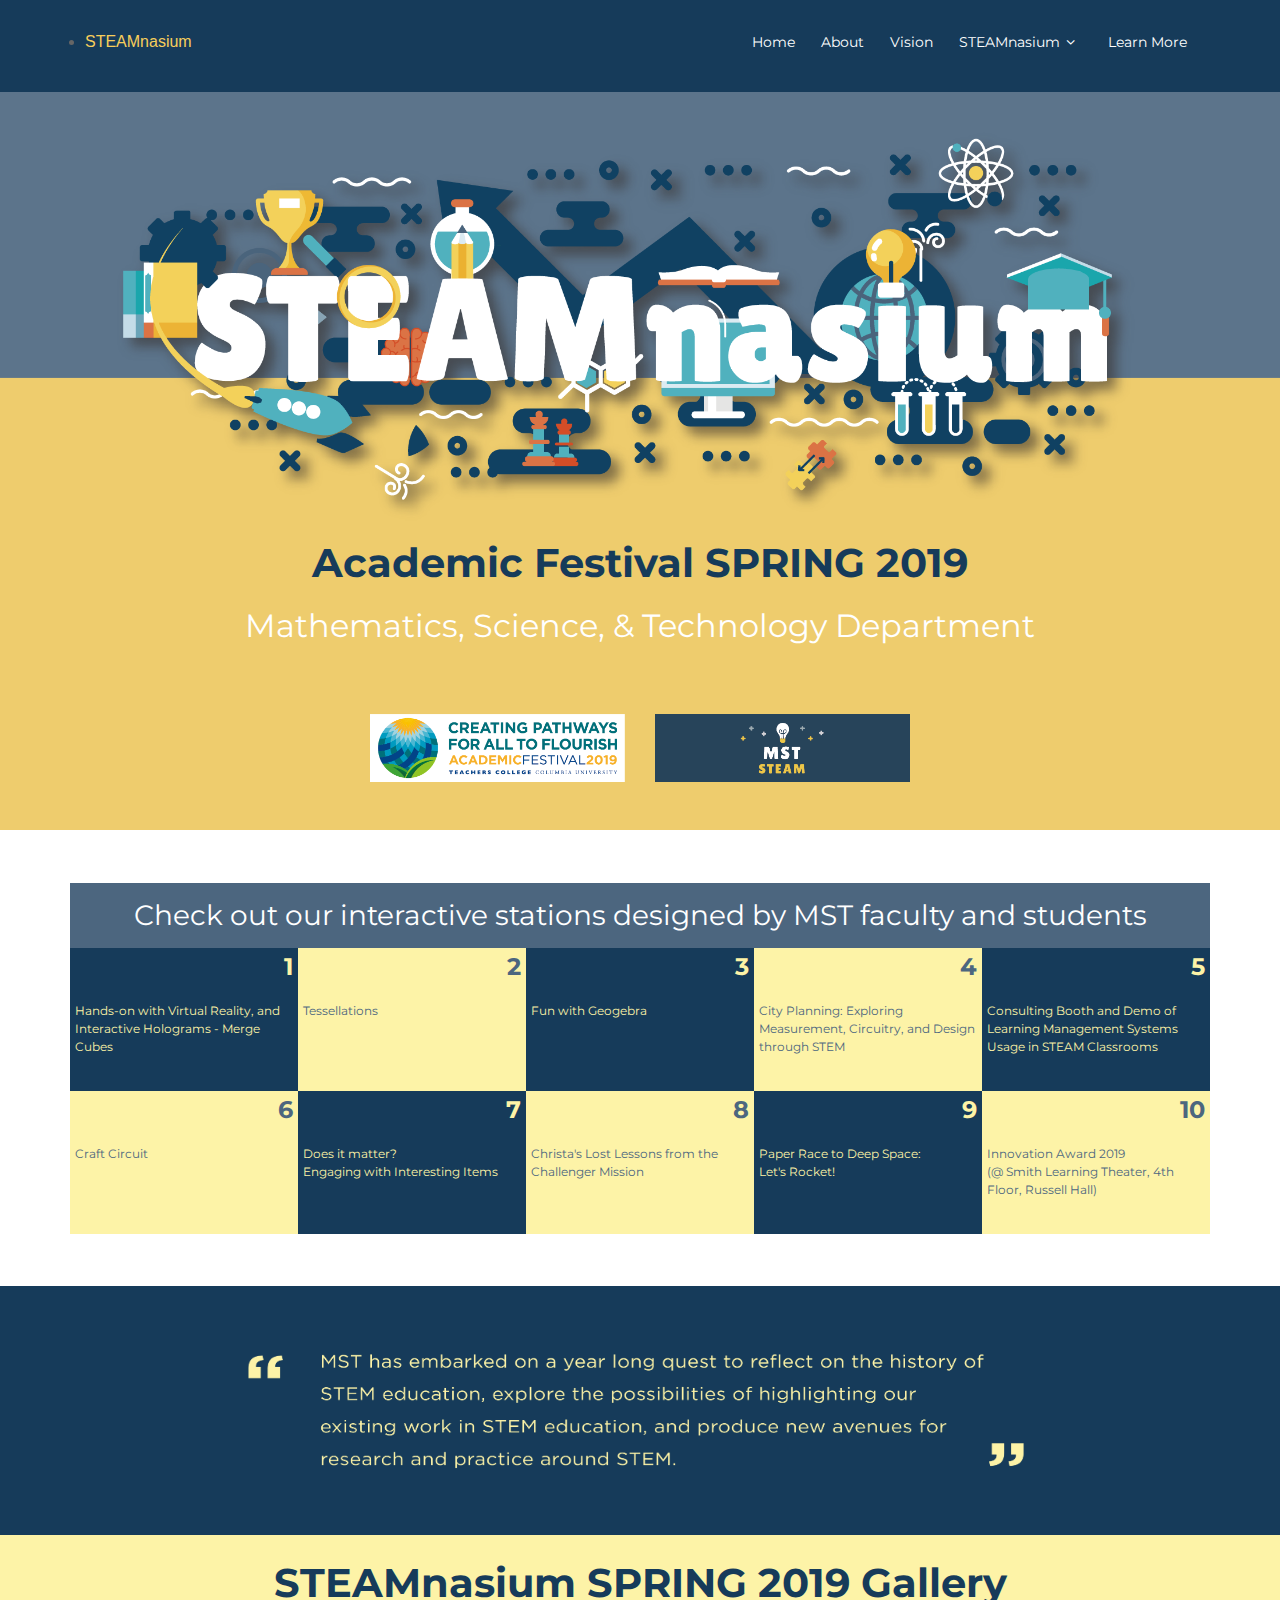
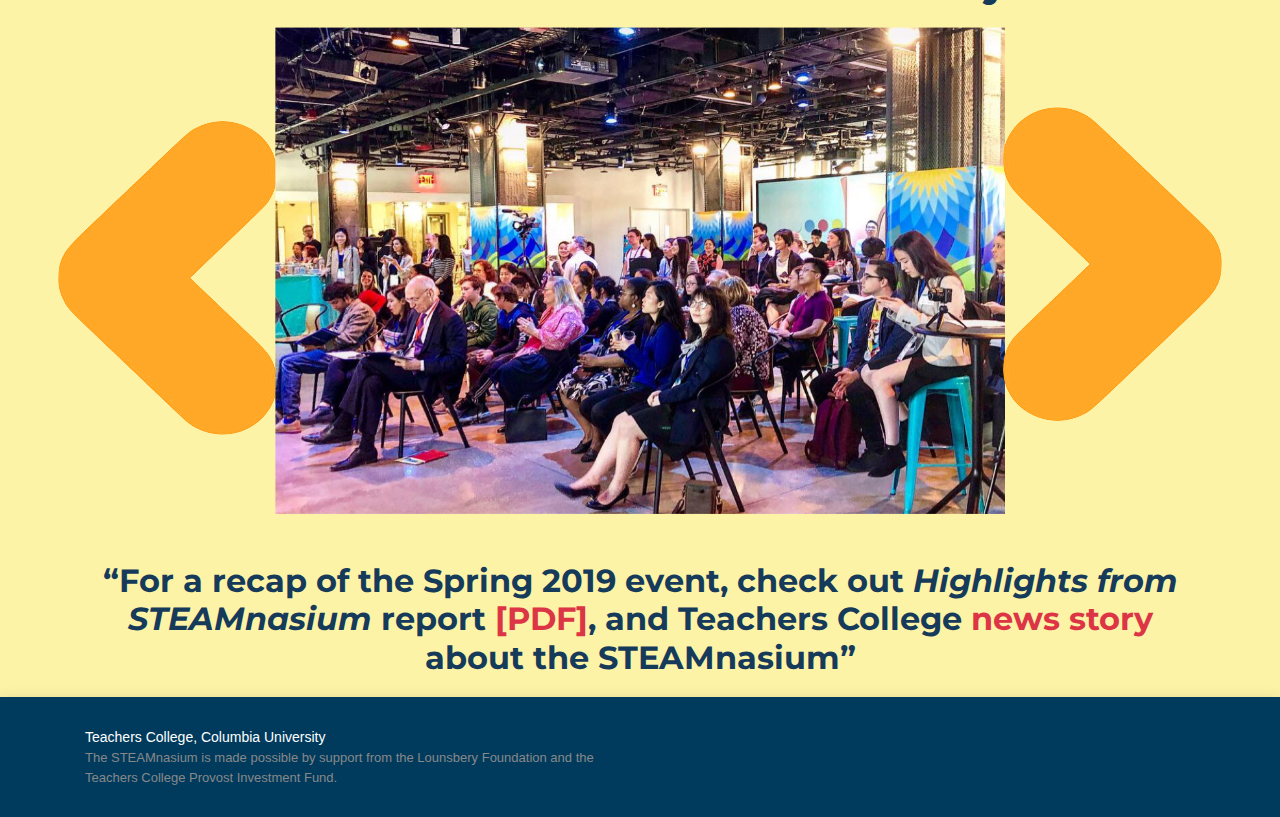
<file: STEAMnasium_2019_spring.html>
<!DOCTYPE html>
<html lang="en">
<head>
	<meta charset="utf-8">
	<title>MST STEAM Site</title>
	<meta content="width=device-width, initial-scale=1.0" name="viewport">
	<meta content="" name="keywords">
	<meta content="" name="description">

 	<!-- Favicons -->
  	<link href="img/favicon.png" rel="icon">
  	<link href="img/apple-touch-icon.png" rel="apple-touch-icon">

	<!-- Google Fonts -->
	<link href="https://fonts.googleapis.com/css?family=Montserrat:300,400,500,700|Lilita+One:300,300i,400,400i,700,700i" rel="stylesheet">

	<!-- Bootstrap CSS File -->
	<link href="lib/bootstrap/css/bootstrap.css" rel="stylesheet">

	<!-- Libraries CSS Files -->
	<link href="lib/animate/animate.min.css" rel="stylesheet">
	<link href="lib/font-awesome/css/font-awesome.min.css" rel="stylesheet">
	<link href="lib/ionicons/css/ionicons.min.css" rel="stylesheet">
	<link href="lib/magnific-popup/magnific-popup.css" rel="stylesheet">

	<!-- Main Stylesheet File -->
	<link rel="stylesheet" href="css/style.css">
	<link rel="stylesheet" type="text/css" href="css/STEAMnasium_2019/STEAMnasium2019.css">



</head>

<body>



<!-- ====================== -->
<!--		HEADER 			-->
<!-- ====================== -->
	  <header id="header">
	    <div class="container">
	      <div id="logo" class="pull-left">
	        <li class="menu-has-children"><a href="STEAMnasium_2025_spring.html">STEAMnasium</a>
	      </div>

	      <nav id="nav-menu-container">
	        <ul class="nav-menu">
	          <li class="menu-active"><a href="index.html">Home</a></li>
	          <li><a href="index.html#about">About</a></li>
	          <li><a href="index.html#vision">Vision</a></li>
						<li class="menu-has-children"><a href="STEAMnasium_2025_spring.html">STEAMnasium</a>
							<ul>
								<li><a href="./STEAMnasium_2025_spring.html">STEAMnasium SPRING 2025</a></li>
								<li><a href="./STEAMnasium_2023_spring.html">2023 SPRING</a></li>
								<li><a href="./STEAMnasium_2020_fall.html">2020 FALL</a></li>
								<li><a href="./STEAMnasium_2019_spring.html">2019 SPRING</a></li>
								<li><a href="./STEAMnasium_2019_fall.html">2019 FALL</a></li>
								<li><a href="./STEAMnasium_2018.html">2018 SPRING</a></li>
							</ul>
						</li>
	          <li><a href="index.html#learn-more">Learn More</a></li>
	        </ul>
	       </nav><!-- #nav-menu-container -->
	    </div>
	  </header>


<!-- ====================== -->
<!--	STEAMnasium PAGE	-->
<!-- ====================== -->
	<div style="height:90px;"></div>
<!-- BLUE SECTION -->
		<div class="logo_blueSection">
			<div class="container">
				<div class="row">
					<div class="col">
						<img class="STEAMnasium_logo" src="img/STEAMnasium_2019/page_content/STEAMnasium_Logo2.png">
					</div>
				</div>
			</div>
		</div>
<!-- YELLOW SECTION -->
		<div class="logo_yellowSection">
			<div class="container">
				<div class="row  ">
					<div class="col-12 general_info">
						<div class="row ">
				<!-- MST HEADERS -->
							<div class="col text-center">
								<h1 class="text-center Academic_Festival_header">Academic Festival SPRING 2019</h1>
								<h2 class="text-center MST_Department_header">Mathematics, Science, & Technology Department</h2>
							</div>
						</div>
				<!-- MST STEMlogos -->
						<div class="row STEMlogos py-5">
							<div class="col-sm-3"></div>
							<div class="col-sm-3">
								<img src="img/STEAMnasium_2019/page_content/AcademicFestival_Logo2.png">
							</div>
							<div class="col-sm-3">
								<img src="img/STEAMnasium_2019/page_content/MST_Logo2.png">
							</div>
							<div class="col-3"></div>
						</div>
					</div>
				</div>
			</div>
		</div>
<!-- GENERAL INFORMATION -->
		<!-- <div class="container">
			<div class="row pt-5">

					<div class="col-lg text-center">
						<img class="text-center clock_img" src="img/STEAMnasium_2019/page_content/clock.png" style="margin:11px 0">
						<h5 class="text-center pt-2 event_info">April 13, 2019</h5>
						<h5 class="text-center event_info">1.00pm - 4.15pm</h5>
					</div>

					<div class="col-lg text-center">
						<img class="text-center dropPin_img" src="img/STEAMnasium_2019/page_content/dropPin.png">
						<h5 class="text-center pt-2 event_info ">Teachers College</h5>
						<h5 class="text-center event_info">@ Zankel 414 & 418</h5>
					</div>
			</div>
		</div> -->
<!-- STATIONS -->
		<div class="container">
			<div class="row  station_section">
				<div class="col station_header">
					<h3 class="text-center py-3 mb-0">Check out our interactive stations designed by MST faculty and students</h3>
					<div class="row">
						<div class="col-lg blue_stations">
							<h4 class="text-right station_number">1</h4>
							<p>Hands-on with Virtual Reality, and Interactive Holograms - Merge Cubes</p>
						</div>
						<div class="col-lg yellow_stations">
							<h4 class="text-right station_number">2</h4>
							<p>Tessellations</p>
						</div>
						<div class="col-lg blue_stations">
							<h4 class="text-right station_number">3</h4>
							<p>Fun with Geogebra</p>
						</div>
						<div class="col-lg yellow_stations">
							<h4 class="text-right station_number">4</h4>
							<p>City Planning: Exploring Measurement, Circuitry, and Design through STEM</p>
						</div>
						<div class="col-lg blue_stations">
							<h4 class="text-right station_number">5</h4>
							<p>Consulting Booth and Demo of Learning Management Systems Usage in STEAM Classrooms</p>
						</div>
					</div>
					<div class="row">
						<div class="col-lg yellow_stations">
							<h4 class="text-right station_number">6</h4>
							<p>Craft Circuit</p>
						</div>
						<div class="col-lg blue_stations">
							<h4 class="text-right station_number">7</h4>
							<p>Does it matter?<br>Engaging with Interesting Items</p>
						</div>
						<div class="col-lg yellow_stations">
							<h4 class="text-right station_number">8</h4>
							<p>Christa's Lost Lessons from the Challenger Mission</p>
						</div>
						<div class="col-lg blue_stations">
							<h4 class="text-right station_number">9</h4>
							<p>Paper Race to Deep Space:<br>Let's Rocket!</p>
						</div>
						<div class="col-lg yellow_stations">
							<h4 class="text-right station_number">10</h4>
							<p>Innovation Award 2019
							<br>(@ Smith Learning Theater, 4th Floor, Russell Hall)
							</p>
						</div>
					</div>
				</div>
			</div>
		</div>
<!-- QUOTES -->
			<div class="quote_img_container">
				<div class="container">
					<div class="row quote_img_container py-4">
						<div class="col">
							<img class="quote" src="img/STEAMnasium_2019/page_content/quote2.png">
						</div>
					</div>
				</div>
			</div>
<!-- STEAMnsium content -->
		<div class="LiveStream_Section">
			<div class="container">
		<!-- GALLARY -->
				<div class="row">
					<div class="col">
					<!-- Carousel Header -->
						<div class="row mt-4">
							<div class="col">
								<h1 class="text-center Academic_Festival_header">STEAMnasium SPRING 2019 Gallery</h1>
							</div>
						</div>
					<!-- Carousel -->
						<div class="row">
							<div class="col-1 offset-1">
								<!-- Carousel ARROW RIGHT -->
								<a style="opacity:1;" class="carousel-control-prev steamnasium-arrow" href="#carousel-thumb" role="button" data-slide="prev">
								<img class="steamnasium-arrow" src="img/STEAMnasium_2019/Gallary/left-arrow.png">
								</a>
							</div>
							<!-- CAROUSEL WRAPPER -->
								<div class="col-sm-8">
									<div id="carousel-thumb" class="carousel slide carousel-fade carousel-thumbnails" data-ride="carousel">
								    <!--Slides-->
										<div class="carousel-inner" role="listbox">
											<div class="carousel-item active">
												<img class="d-block w-100" src="img/STEAMnasium_2019/Gallary/image1.png">
											</div>
											<div class="carousel-item">
												<img class="d-block w-100" src="img/STEAMnasium_2019/Gallary/image2.png">
											</div>
											<div class="carousel-item">
												<img class="d-block w-100" src="img/STEAMnasium_2019/Gallary/image3.png">
											</div>
											<div class="carousel-item">
												<img class="d-block w-100" src="img/STEAMnasium_2019/Gallary/image4.png">
											</div>
											<div class="carousel-item">
												<img class="d-block w-100" src="img/STEAMnasium_2019/Gallary/image5.png">
											</div>
											<div class="carousel-item">
												<img class="d-block w-100" src="img/STEAMnasium_2019/Gallary/image6.png">
											</div>
											<div class="carousel-item">
												<img class="d-block w-100" src="img/STEAMnasium_2019/Gallary/image7.png">
											</div>
											<div class="carousel-item">
												<img class="d-block w-100" src="img/STEAMnasium_2019/Gallary/image8.png">
											</div>
											<div class="carousel-item">
												<img class="d-block w-100" src="img/STEAMnasium_2019/Gallary/image9.png">
											</div>
											<div class="carousel-item">
												<img class="d-block w-100" src="img/STEAMnasium_2019/Gallary/image10.png">
											</div>
											<div class="carousel-item">
												<img class="d-block w-100" src="img/STEAMnasium_2019/Gallary/image11.png">
											</div>
											<div class="carousel-item">
												<img class="d-block w-100" src="img/STEAMnasium_2019/Gallary/image12.png">
											</div>
											<div class="carousel-item">
												<img class="d-block w-100" src="img/STEAMnasium_2019/Gallary/image14.png">
											</div>
											<div class="carousel-item">
												<img class="d-block w-100" src="img/STEAMnasium_2019/Gallary/image15.png">
											</div>
											<div class="carousel-item">
												<img class="d-block w-100" src="img/STEAMnasium_2019/Gallary/image16.png">
											</div>

											</div>
										<!--/.Slides -->
									</div>
								</div>
							<!-- End of Carousel Wrapper-->
							<div class="col-1">
								<!-- Carousel ARROW LEFT -->
								<a style="opacity:1;" class="carousel-control-next steamnasium-arrow" href="#carousel-thumb" role="button" data-slide="next">
								<img class="steamnasium-arrow" src="img/STEAMnasium_2019/Gallary/right-arrow.png">
								</a>
							</div>
						</div>
						<!-- TC Story -->
						<div class="row TCStory mt-5">
							<!-- <div class="col-sm-3"></div> -->
							<div class="col-sm">
								<h2 class="text-center ">
									“For a recap of the Spring 2019 event, check out <i>Highlights from STEAMnasium</i> report<a class="text-danger" href="pdf/STEAMnasiumRecapReport.pdf"> [PDF]</a>, and Teachers College <a class="text-danger" href="https://www.tc.columbia.edu/articles/2019/may/full-steam-ahead/"> news story</a> about the STEAMnasium”
								</h2></a>
							</div>
							<!-- <div class="col-sm-3"></div> -->
						</div>
					</div> <!-- GALLARY col-->
				</div> <!-- End GALLARY (row) -->
		<!-- TWITTER header -->
				<!-- <div class="row">
					<div class="col">
						<img class="Logo_header" src="img/STEAMnasium_2019/page_content/Twitter_header.png">
					</div>
				</div> -->
		<!-- TWITTER feed -->
				<!-- <div class="row pb-5">
					<div class="col-lg-2"></div>
					<div class="col-lg-8 text-center twitter_headers">
			            <div class="twitter-feed">
							<a class="twitter-timeline" data-height="500" data-theme="light" data-link-color="#003b5d" href="https://twitter.com/TC_MST?ref_src=twsrc%5Etfw">Tweets by TC_MST</a> <script async src="https://platform.twitter.com/widgets.js" charset="utf-8"></script>
						</div>
					</div>
					<div class="col-lg-2"></div>
				</div> -->
			</div>
		</div>

<!-- ====================== -->
<!--		footer			-->
<!-- ====================== -->
  <footer id="footer">
    <div class="container">
      <div class="row">
        <div class="col-lg-6 text-lg-left text-center">
          <div class="copyright">
            Teachers College, Columbia University
          </div>
          <div class="credits">
			The STEAMnasium is made possible by support from the Lounsbery Foundation and the Teachers College Provost Investment Fund.
          </div>
        </div>
        <!-- <div class="col-lg-6">
          <nav class="footer-links text-lg-right text-center pt-2 pt-lg-0">
            <a href="#intro" class="scrollto">Home</a>
            <a href="#about" class="scrollto">About</a>
            <a href="#">Privacy Policy</a>
            <a href="#">Terms of Use</a>
          </nav>
        </div> -->
      </div>
    </div>
  </footer><!-- #footer -->

	<!-- JavaScript Libraries -->
	<script src="lib/jquery/jquery.min.js"></script>
	<script src="lib/jquery/jquery-migrate.min.js"></script>
	<script src="lib/bootstrap/js/bootstrap.bundle.min.js"></script>
	<script src="lib/easing/easing.min.js"></script>
	<script src="lib/wow/wow.min.js"></script>
	<script src="lib/superfish/hoverIntent.js"></script>
	<script src="lib/superfish/superfish.min.js"></script>
	<script src="lib/magnific-popup/magnific-popup.min.js"></script>
	<script src="lib/countdown/countdown.js"></script>
	<script src="lib/anime/anime.js"></script>

	<!-- Template Main Javascript File -->
  <script src="js/main.js"></script>
  <script src="js/modal_STEAMnasium_2019.js"></script>

</body>
</html>
</file>
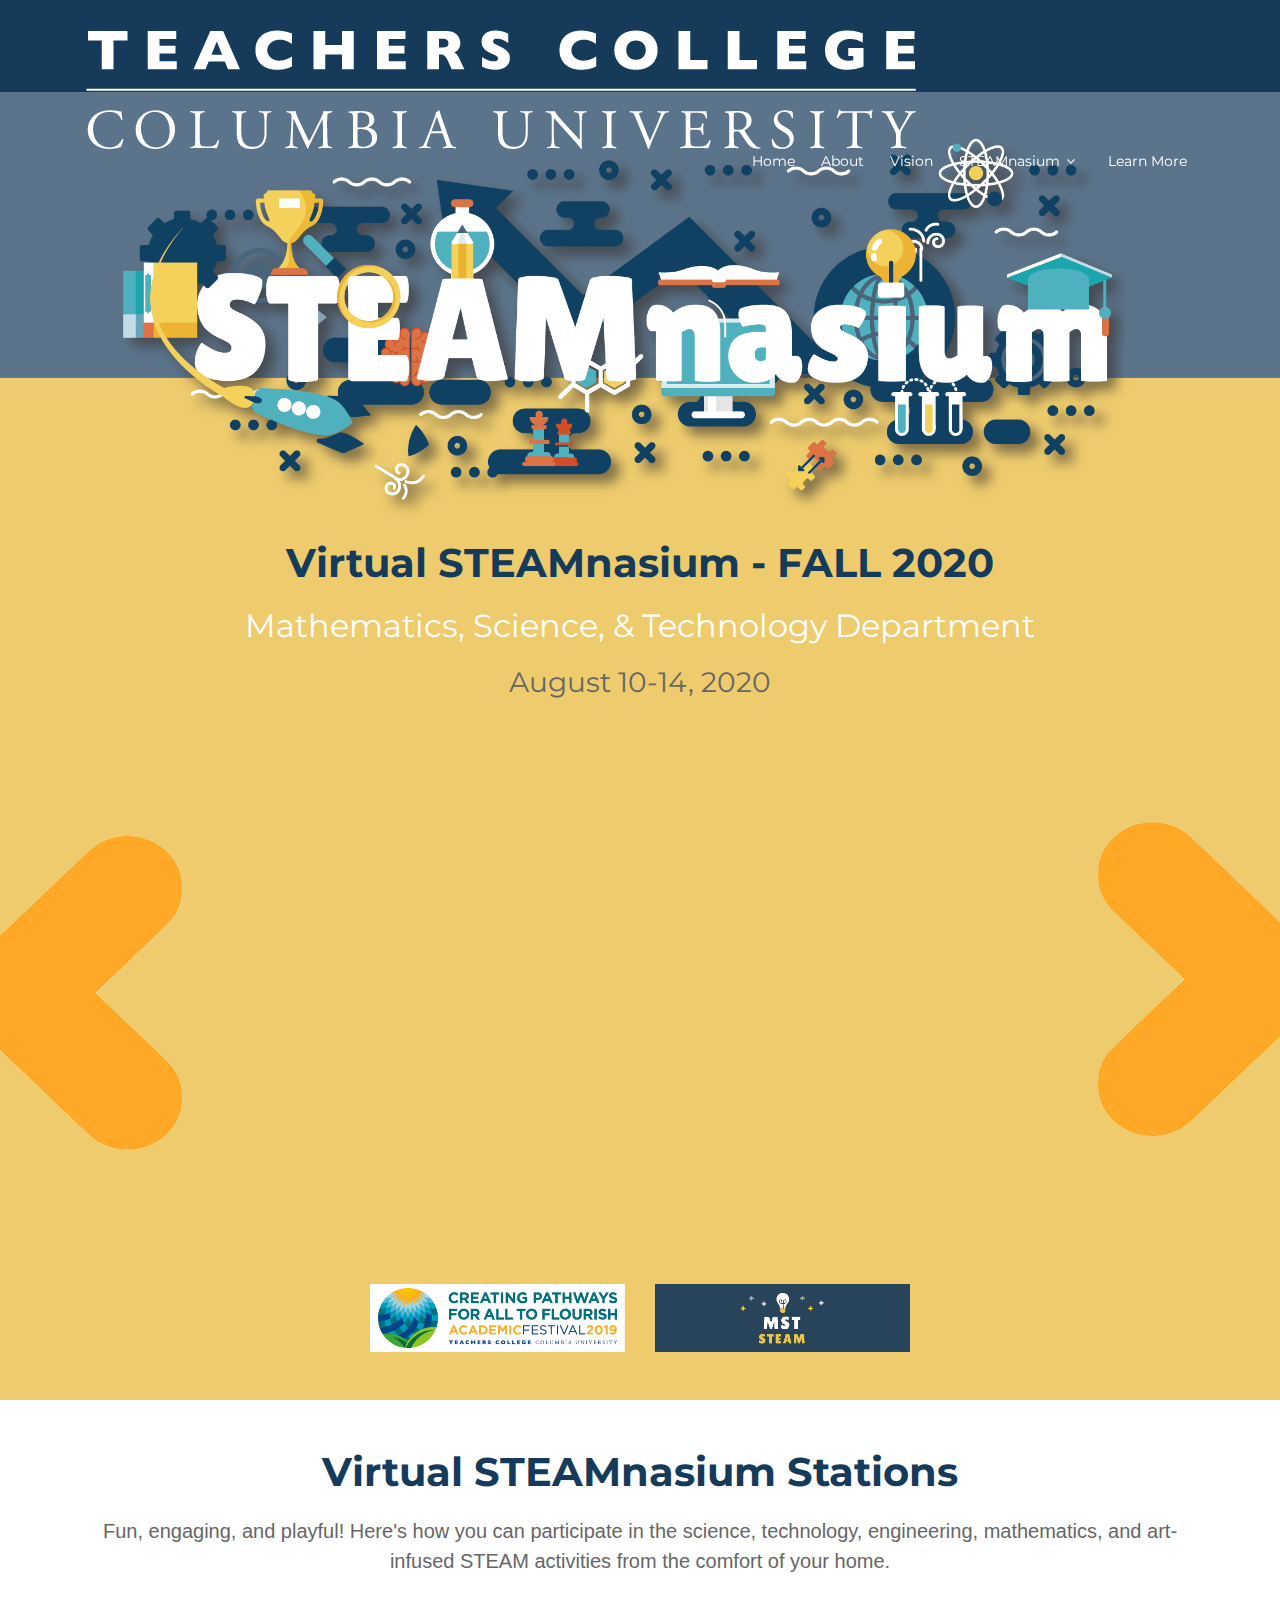
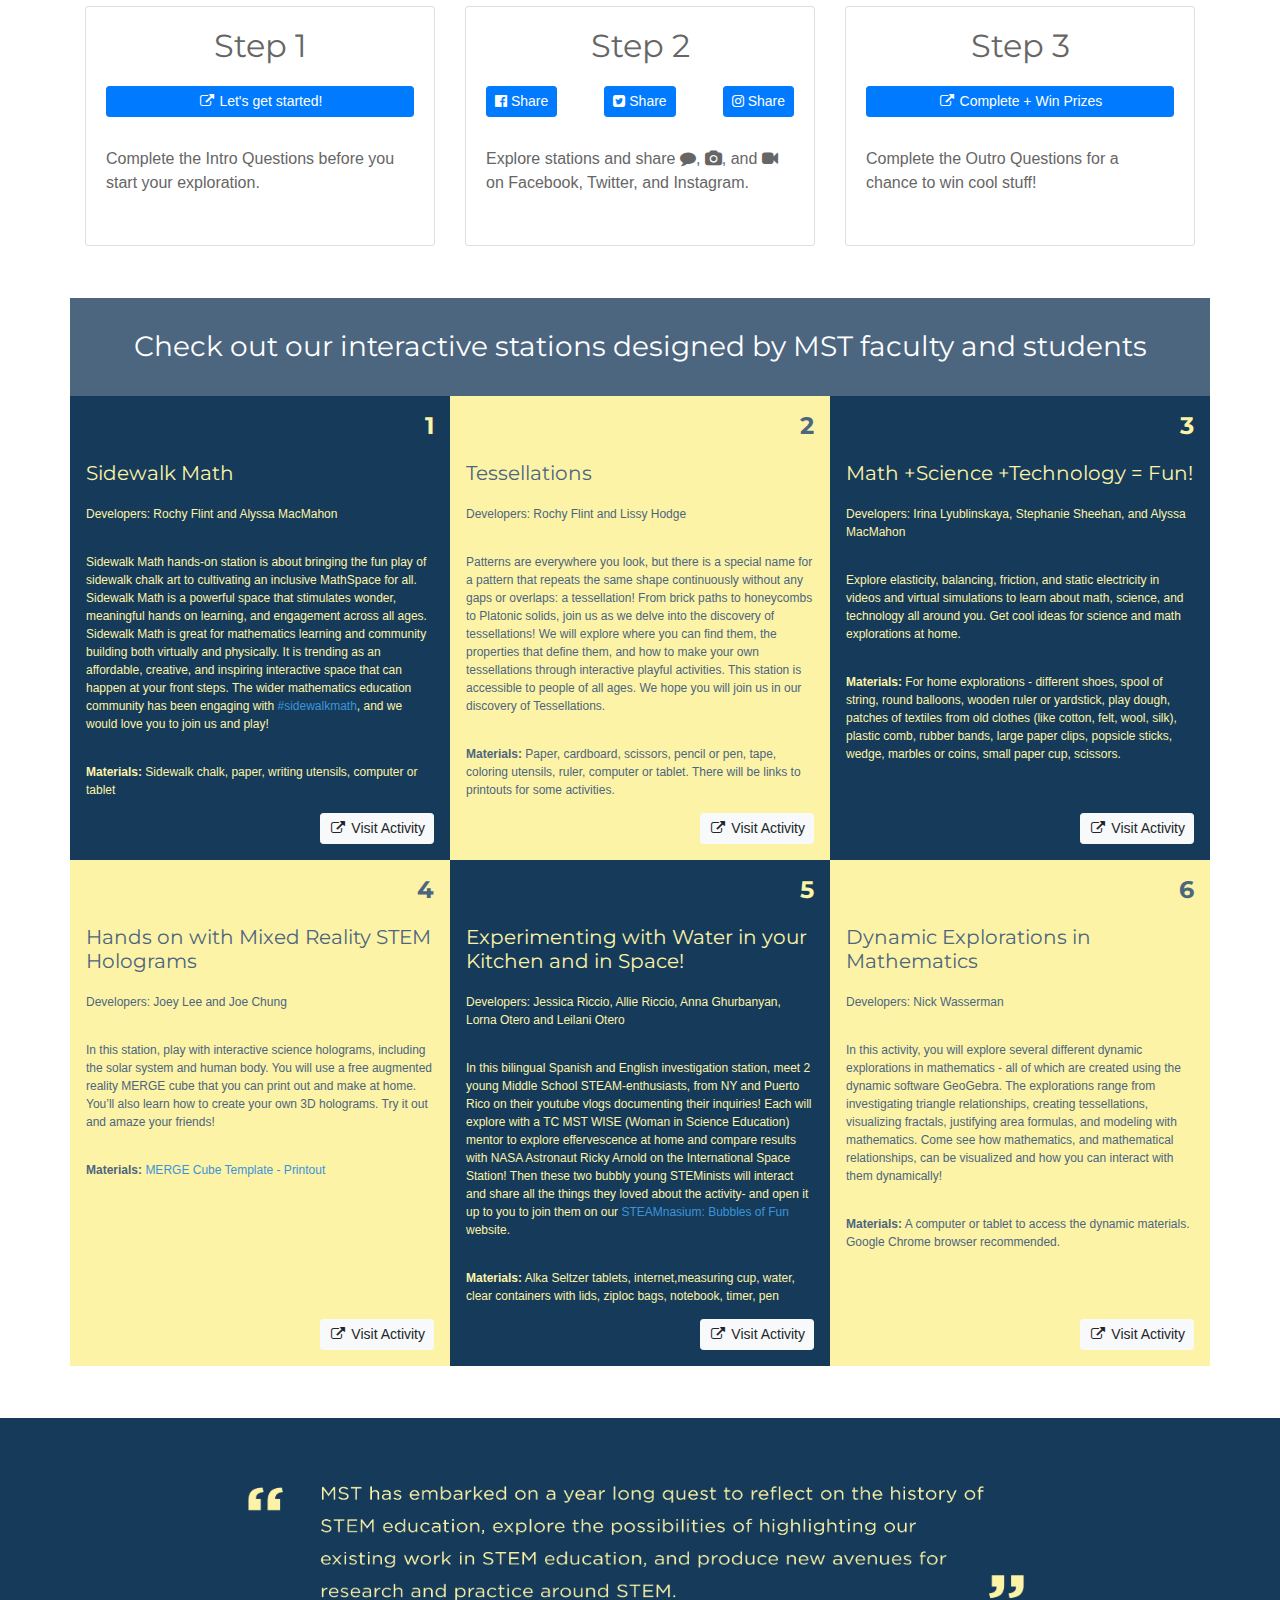
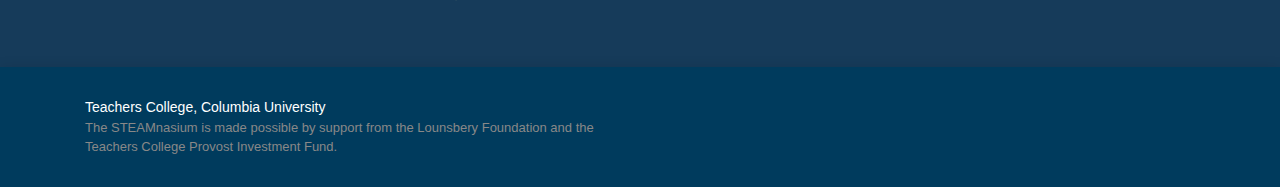
<file: STEAMnasium_2020_fall.html>
<!DOCTYPE html>
<html lang="en">

<head>
	<meta charset="utf-8">
	<title>MST STEAM</title>
	<meta content="width=device-width, initial-scale=1.0" name="viewport">
	<meta content="" name="keywords">
	<meta content="" name="description">

	<!-- Favicons -->
	<link href="img/favicon.png" rel="icon">
	<link href="img/apple-touch-icon.png" rel="apple-touch-icon">

	<!-- Google Fonts -->
	<link href="https://fonts.googleapis.com/css?family=Montserrat:300,400,500,700|Lilita+One:300,300i,400,400i,700,700i" rel="stylesheet">

	<!-- Bootstrap CSS File -->
	<link href="lib/bootstrap/css/bootstrap.css" rel="stylesheet">

	<!-- Libraries CSS Files -->
	<link href="lib/animate/animate.min.css" rel="stylesheet">
	<link href="lib/font-awesome/css/font-awesome.min.css" rel="stylesheet">
	<link href="lib/ionicons/css/ionicons.min.css" rel="stylesheet">
	<link href="lib/magnific-popup/magnific-popup.css" rel="stylesheet">

	<!-- Main Stylesheet File -->
	<link rel="stylesheet" href="css/style.css">
	<link rel="stylesheet" type="text/css" href="css/STEAMnasium_2019/STEAMnasium2019.css">
	<style>
		.station_section .col {
			padding: 1em;
		}

		.station_section a {
			color: #3b94d9;
		}

		.station_section a.btn {
			color: #212529;
		}

		.station_section a.btn:hover {
			color: #212529;
		}

		.station_section .col:not(.station_header) {
			position: relative;
			padding-bottom: 31px;
		}

		.station_section footer {
			position: absolute;
			bottom: 0;
			right: 0;
			left: 0;
			margin: 1em;
		}
		.twitter_headers a {
			color: #3b94d9;
		}
		.twitter_headers h2 {
			line-height: 1.5em;
		}
	</style>


</head>

<body>



	<!-- ====================== -->
	<!--		HEADER 			-->
	<!-- ====================== -->
	<header id="header">
		<div class="container">
			<div id="logo" class="pull-left">
				<a href="index.html#intro"><img src="img/logo-new-alt.png" alt="" title=""></a>
			</div>

			<nav id="nav-menu-container">
				<ul class="nav-menu">
					<li class="menu-active"><a href="index.html">Home</a></li>
					<li><a href="index.html#about">About</a></li>
					<li><a href="index.html#vision">Vision</a></li>
					<li class="menu-has-children"><a href="STEAMnasium_2025_spring.html">STEAMnasium</a>
						<ul>
              <li><a href="./STEAMnasium_2025_spring.html">STEAMnasium SPRING 2025</a></li>
              <li><a href="./STEAMnasium_2023_spring.html">2023 SPRING</a></li>
              <li><a href="./STEAMnasium_2020_fall.html">2020 FALL</a></li>
              <li><a href="./STEAMnasium_2019_spring.html">2019 SPRING</a></li>
              <li><a href="./STEAMnasium_2019_fall.html">2019 FALL</a></li>
              <li><a href="./STEAMnasium_2018.html">2018 SPRING</a></li>
						</ul>
					</li>
					<li><a href="index.html#learn-more">Learn More</a></li>
				</ul>
			</nav><!-- #nav-menu-container -->
		</div>
	</header>


	<!-- ====================== -->
	<!--	STEAMnasium PAGE	-->
	<!-- ====================== -->
	<div style="height:90px;"></div>
	<!-- BLUE SECTION -->
	<div class="logo_blueSection">
		<div class="container">
			<div class="row">
				<div class="col">
					<img class="STEAMnasium_logo" src="img/STEAMnasium_2019/page_content/STEAMnasium_Logo2.png">
				</div>
			</div>
		</div>
	</div>
	<!-- YELLOW SECTION -->
	<div class="logo_yellowSection">
		<div class="container">
			<div class="row  ">
				<div class="col-12 general_info">
					<div class="row mb-3">
						<!-- MST HEADERS -->
						<div class="col text-center">
							<h1 class="text-center Academic_Festival_header">Virtual STEAMnasium - FALL 2020</h1>
							<h2 class="text-center MST_Department_header">Mathematics, Science, & Technology Department</h2>
							<h3>August 10-14, 2020</h3>
						</div>
					</div>
					<!-- CAROUSEL -->
					<div class="row">
						<div class="col-1">
							<!-- Carousel ARROW RIGHT -->
							<a style="opacity:1;" class="carousel-control-prev steamnasium-arrow" href="#video-carousel" role="button" data-slide="prev">
								<img class="steamnasium-arrow" src="img/STEAMnasium_2019/Gallary/left-arrow.png">
							</a>
						</div>
						<!-- CAROUSEL WRAPPER -->
						<div class="col-10">
							<div id="video-carousel" class="carousel slide carousel-fade carousel-thumbnails" data-ride="carousel" data-interval="false">
								<!--Slides-->
								<div class="carousel-inner" role="listbox">
									<div class="carousel-item active">
										<!-- MST VIDEO -->
										<div class="col">
											<div class="embed-responsive embed-responsive-16by9">
												<iframe class="ytvideo embed-responsive-item" width="560" height="315" src="https://www.youtube.com/embed/5FNePAH-aEY?enablejsapi=1" frameborder="0"
													allow="accelerometer; autoplay; encrypted-media; gyroscope; picture-in-picture" allowfullscreen></iframe>
											</div>
										</div>
									</div>
									<div class="carousel-item">
										<!-- MST VIDEO -->
										<div class="col">
											<div class="embed-responsive embed-responsive-16by9">
												<iframe class="ytvideo embed-responsive-item" width="560" height="315" src="https://www.youtube.com/embed/u6PNk38kbBs?enablejsapi=1" frameborder="0"
													allow="accelerometer; autoplay; encrypted-media; gyroscope; picture-in-picture" allowfullscreen></iframe>
											</div>
										</div>
									</div>
								</div>
								<!--/.Slides -->
							</div>
						</div>
						<!-- End of Carousel Wrapper-->
						<div class="col-1">
							<!-- Carousel ARROW LEFT -->
							<a style="opacity:1;" class="carousel-control-next steamnasium-arrow" href="#video-carousel" role="button" data-slide="next">
								<img class="steamnasium-arrow" src="img/STEAMnasium_2019/Gallary/right-arrow.png">
							</a>
						</div>
					</div>

					<!-- MST VIDEO -->
					<!-- <div class="col">
							<div class="embed-responsive embed-responsive-16by9">
								<iframe class="embed-responsive-item" width="560" height="315" src="https://www.youtube.com/embed/5FNePAH-aEY" frameborder="0" allow="accelerometer; autoplay; encrypted-media; gyroscope; picture-in-picture" allowfullscreen></iframe>
							</div>
						</div> -->
					<!-- MST STEMlogos -->
					<div class="row STEMlogos py-5">
						<div class="col-sm-3"></div>
						<div class="col-sm-3">
							<img src="img/STEAMnasium_2019/page_content/AcademicFestival_Logo2.png">
						</div>
						<div class="col-sm-3">
							<img src="img/STEAMnasium_2019/page_content/MST_Logo2.png">
						</div>
						<div class="col-3"></div>
					</div>
				</div>
			</div>
		</div>
	</div>



	<!-- STATIONS -->
	<div class="container">
		<div class="row">
			<div class="col text-center">
				<h1 class="Academic_Festival_header mt-5">
					Virtual STEAMnasium Stations
				</h1>
				<p class="lead">Fun, engaging, and playful! Here's how you can participate in the science, technology, engineering, mathematics, and art-infused STEAM activities from the comfort of your home.</p>
			</div>
		</div>
		<div class="row">
			<div class="col">
				<div class="card">
					<div class="card-body">
						<h2 class="text-center">Step 1</h2>
						<p>
							<a class="btn btn-block btn-sm btn-primary" href="https://docs.google.com/forms/d/e/1FAIpQLSfM1FoGxRrAF4x9sIT1ErrJH2GSwlfLkh5xPrQEi7YaIBEtBA/viewform"><i class="fa fa-fw fa-external-link"></i> Let's get started!</a>
						</p>
						<p>Complete the Intro Questions before you start your exploration.</p>
					</div>
				</div>
			</div>
			<div class="col">
				<div class="card">
					<div class="card-body">
						<h2 class="text-center">Step 2</h2>
						<p class="d-flex justify-content-between">
							<a class="btn btn-primary btn-sm" href="https://www.facebook.com/hashtag/steamnasium" target="_blank"><i class="fa fa-facebook-official"></i> Share</a>
							<a class="btn btn-primary btn-sm" href="https://twitter.com/hashtag/steamnasium" target="_blank"><i class="fa fa-twitter-square"></i> Share</a>
							<a class="btn btn-primary btn-sm" href="https://www.instagram.com/explore/tags/steamnasium" target="_blank"><i class="fa fa-instagram"></i> Share</a>
						</p>
						<p>Explore stations and share <i class="fa fa-comment"></i>, <i class="fa fa-camera"></i>, and <i class="fa fa-video-camera"></i> on Facebook, Twitter, and Instagram.</p>
					</div>
				</div>
			</div>
			<div class="col">
				<div class="card">
					<div class="card-body">
						<h2 class="text-center">Step 3</h2>
						<p>
							<a id="outro-btn" class="btn btn-block btn-sm btn-primary disabled" href="https://docs.google.com/forms/d/e/1FAIpQLScD6VqbliWHBt6sVCUwMxaDpBKNjpOp-1iO8v7sXceJ1En7Lg/viewform"><i class="fa fa-fw fa-external-link"></i> Complete + Win Prizes</a>
						</p>
						<p>Complete the Outro Questions for a chance to win cool stuff!</p>
					</div>
				</div>
			</div>
		</div>
	</div>

	<div class="container station_section">
		<div class="row">
			<div class="col station_header">
				<h3 class="text-center py-3 mb-0">Check out our interactive stations designed by MST faculty and students</h3>
			</div>
		</div>
		<div class="row">
			<div class="col blue_stations">
				<h4 class="text-right station_number">1</h4>
				<h5>Sidewalk Math</h5>
				<p>Developers: Rochy Flint and Alyssa MacMahon</p>
				<p>Sidewalk Math hands-on station is about bringing the fun play of sidewalk chalk art to cultivating an inclusive MathSpace for all. Sidewalk Math is a powerful space that stimulates wonder, meaningful hands on learning, and engagement across all ages. Sidewalk Math is great for mathematics learning and community building both virtually and physically. It is trending as an affordable, creative, and inspiring interactive space that can happen at your front steps. The wider mathematics education community has been engaging with <a href="https://twitter.com/hashtag/sidewalkmath" target="_blank">#sidewalkmath</a>, and we would love you to join us and play!</p>
				<p><strong>Materials:</strong> Sidewalk chalk, paper, writing utensils, computer or tablet</p>
				<footer class="text-right">
					<a class="btn btn-sm btn-light disabled" target="_blank" href="https://sites.google.com/tc.columbia.edu/steamnasiumsidewalkmath">
						<i class="fa fa-fw fa-external-link"></i>
						<span class="link-status">Coming Soon</span>
					</a>
				</footer>
			</div>
			<div class="col yellow_stations">
				<h4 class="text-right station_number">2</h4>
				<h5>Tessellations </h5>
				<p>Developers: Rochy Flint and Lissy Hodge</p>
				<p>Patterns are everywhere you look, but there is a special name for a pattern that repeats the same shape continuously without any gaps or overlaps: a tessellation! From brick paths to honeycombs to Platonic solids, join us as we delve into the discovery of tessellations! We will explore where you can find them, the properties that define them, and how to make your own tessellations through interactive playful activities. This station is accessible to people of all ages. We hope you will join us in our discovery of Tessellations.</p>
				<p><strong>Materials:</strong> Paper, cardboard, scissors, pencil or pen, tape, coloring utensils,  ruler, computer or tablet. There will be links to printouts for some activities.</p>
				<footer class="text-right">
					<a class="btn btn-sm btn-light disabled" target="_blank" href="https://sites.google.com/tc.columbia.edu/steamnasiumtessellation">
						<i class="fa fa-fw fa-external-link"></i>
						<span class="link-status">Coming Soon</span>
					</a>
				</footer>
			</div>
			<div class="col blue_stations">
				<h4 class="text-right station_number">3</h4>
				<h5>Math +Science +Technology = Fun!</h5>
				<p>Developers: Irina Lyublinskaya, Stephanie Sheehan, and Alyssa MacMahon</p>
				<p>Explore elasticity, balancing, friction, and static electricity in videos and virtual simulations to learn about math, science, and technology all around you. Get cool ideas for science and math explorations at home.</p>
				<p><strong>Materials:</strong> For home explorations - different shoes, spool of string, round balloons, wooden ruler or yardstick, play dough, patches of textiles from old clothes (like cotton, felt, wool, silk), plastic comb, rubber bands, large paper clips, popsicle sticks, wedge, marbles or coins, small paper cup, scissors.</p>
				<footer class="text-right">
					<a class="btn btn-sm btn-light disabled" target="_blank" href="https://app.nearpod.com/presentation?pin=709C6C649BD48414B0166A8436935F53-1">
						<i class="fa fa-fw fa-external-link"></i>
						<span class="link-status">Coming Soon</span>
					</a>
				</footer>
			</div>
		</div>
		<div class="row">
			<div class="col yellow_stations">
				<h4 class="text-right station_number">4</h4>
				<h5>Hands on with Mixed Reality STEM Holograms</h5>
				<p>Developers: Joey Lee and Joe Chung</p>
				<p>In this station, play with interactive science holograms, including the solar system and human body.  You will use a free augmented reality MERGE cube that you can print out and make at home. You’ll also learn how to create your own 3D holograms.  Try it out and amaze your friends!</p>
				<p><strong>Materials:</strong> <a href="https://docs.wixstatic.com/ugd/879cdc_2146ac3eac0045dcb440d715042de3bd.pdf" target="_blank">MERGE Cube Template - Printout</a></p>
				<footer class="text-right">
					<a class="btn btn-sm btn-light disabled" target="_blank" href="https://educationalgamedesign.com/exploring-mixed-reality-holograms-for-stem-education">
						<i class="fa fa-fw fa-external-link"></i>
						<span class="link-status">Coming Soon</span>
					</a>
				</footer>
			</div>
			<div class="col blue_stations">
				<h4 class="text-right station_number">5</h4>
				<h5>Experimenting with Water in your Kitchen and in Space!</h5>
				<p>Developers: Jessica Riccio, Allie Riccio, Anna Ghurbanyan, Lorna Otero and Leilani Otero</p>
				<p>In this bilingual Spanish and English investigation station, meet 2 young Middle School STEAM-enthusiasts, from NY and Puerto Rico on their youtube vlogs documenting their inquiries! Each will explore with a TC MST WISE (Woman in Science Education) mentor to explore effervescence at home and compare results with NASA Astronaut Ricky Arnold on the International Space Station! Then these two bubbly young STEMinists will interact and share all the things they loved about the activity- and open it up to you to join them on our <a href="https://sites.google.com/tc.columbia.edu/bubbles-of-fun" target="_blank">STEAMnasium: Bubbles of Fun</a> website.</p>
				<p><strong>Materials:</strong> Alka Seltzer tablets, internet,measuring cup, water, clear containers with lids, ziploc bags, notebook, timer, pen</p>
				<footer class="text-right">
					<a class="btn btn-sm btn-light disabled" target="_blank" href="https://sites.google.com/tc.columbia.edu/bubbles-of-fun">
						<i class="fa fa-fw fa-external-link"></i>
						<span class="link-status">Coming Soon</span>
					</a>
				</footer>
			</div>
			<div class="col yellow_stations">
				<h4 class="text-right station_number">6</h4>
				<h5>Dynamic Explorations in Mathematics</h5>
				<p>Developers: Nick Wasserman</p>
				<p>In this activity, you will explore several different dynamic explorations in mathematics - all of which are created using the dynamic software GeoGebra. The explorations range from investigating triangle relationships, creating tessellations, visualizing fractals, justifying area formulas, and modeling with mathematics. Come see how mathematics, and mathematical relationships, can be visualized and how you can interact with them dynamically!</p>
				<p><strong>Materials:</strong> A computer or tablet to access the dynamic materials. Google Chrome browser recommended.</p>
				<footer class="text-right">
					<a class="btn btn-sm btn-light disabled" target="_blank" href="https://sites.google.com/tc.columbia.edu/steamnasium-geogebra-central/">
						<i class="fa fa-fw fa-external-link"></i>
						<span class="link-status">Coming Soon</span>
					</a>
				</footer>
			</div>
		</div>
	</div>

	<!-- QUOTES -->
	<div class="quote_img_container">
		<div class="container">
			<div class="row quote_img_container py-4">
				<div class="col">
					<img class="quote" src="img/STEAMnasium_2019/page_content/quote2.png">
				</div>
			</div>
		</div>
	</div>

	<div class="container">
		<!-- TWITTER header -->
		<!-- <div class="row">
			<div class="col">
				<img class="Logo_header" src="img/STEAMnasium_2019/page_content/Twitter_header.png">
			</div>
		</div> -->
		<!-- TWITTER feed -->
		<!-- <div class="row pb-5">
			<div class="col-lg-2"></div>
			<div class="col-lg-8 text-center twitter_headers">
				<div class="row">
					<div class="col">
						<h2>Follow us on Twitter at <a href="https://twitter.com/hashtag/STEAMnasium">#STEAMnasium</a> and <a href="https://twitter.com/TC_MST">@TC_MST</a></p></h2>
					</div>
				</div>
				<div class="twitter-feed">
					<a class="twitter-timeline" data-height="500" data-theme="light" data-link-color="#003b5d" href="https://twitter.com/TC_MST?ref_src=twsrc%5Etfw">Tweets by TC_MST</a>
					<script async src="https://platform.twitter.com/widgets.js" charset="utf-8"></script>
				</div>
			</div>
			<div class="col-lg-2"></div>
		</div> -->
	</div>

	<!-- ====================== -->
	<!--		footer			-->
	<!-- ====================== -->
	<footer id="footer">
		<div class="container">
			<div class="row">
				<div class="col-lg-6 text-lg-left text-center">
					<div class="copyright">
						Teachers College, Columbia University
					</div>
					<div class="credits">
						The STEAMnasium is made possible by support from the Lounsbery Foundation and the Teachers College Provost Investment Fund.
					</div>
				</div>
				<!-- <div class="col-lg-6">
          <nav class="footer-links text-lg-right text-center pt-2 pt-lg-0">
            <a href="#intro" class="scrollto">Home</a>
            <a href="#about" class="scrollto">About</a>
            <a href="#">Privacy Policy</a>
            <a href="#">Terms of Use</a>
          </nav>
        </div> -->
			</div>
		</div>
	</footer><!-- #footer -->

	<!-- JavaScript Libraries -->
	<script src="lib/jquery/jquery.min.js"></script>
	<script src="lib/jquery/jquery-migrate.min.js"></script>
	<script src="lib/bootstrap/js/bootstrap.bundle.min.js"></script>
	<script src="lib/easing/easing.min.js"></script>
	<script src="lib/wow/wow.min.js"></script>
	<script src="lib/superfish/hoverIntent.js"></script>
	<script src="lib/superfish/superfish.min.js"></script>
	<script src="lib/magnific-popup/magnific-popup.min.js"></script>
	<script src="lib/countdown/countdown.js"></script>
	<script src="lib/anime/anime.js"></script>

	<!-- Template Main Javascript File -->
	<script src="js/main.js"></script>
	<script src="js/modal_STEAMnasium_2019.js"></script>

	<script>
		// VIRTUAL STEAMNASIUM link enabler (time based)
		const START_TIME = 1597032000842;
		let timeNow = Date.now();
		if (timeNow > START_TIME) {
			enableLinks();
		}

		function enableLinks() {
			let linkStatusEls = [...document.querySelectorAll(".link-status")];
			linkStatusEls.forEach(el => {
				el.textContent = "Visit Activity";
				el.parentElement.classList.remove("disabled");
			});
			document.querySelector("#outro-btn").classList.remove("disabled");
		}


		// YOUTUBE CONTROL BASIC - stop when carousel
		let videoEls = document.querySelectorAll(".ytvideo");

		function stopVideos() {
			for (video of videoEls) {
				video.contentWindow.postMessage('{"event":"command","func":"stopVideo","args":""}', '*');
			}
		}

		// Carousel hooks
		$("#video-carousel").on('slide.bs.carousel', () => {
			stopVideos();
		});

		// enableLinks();
	</script>

</body>

</html>
</file>
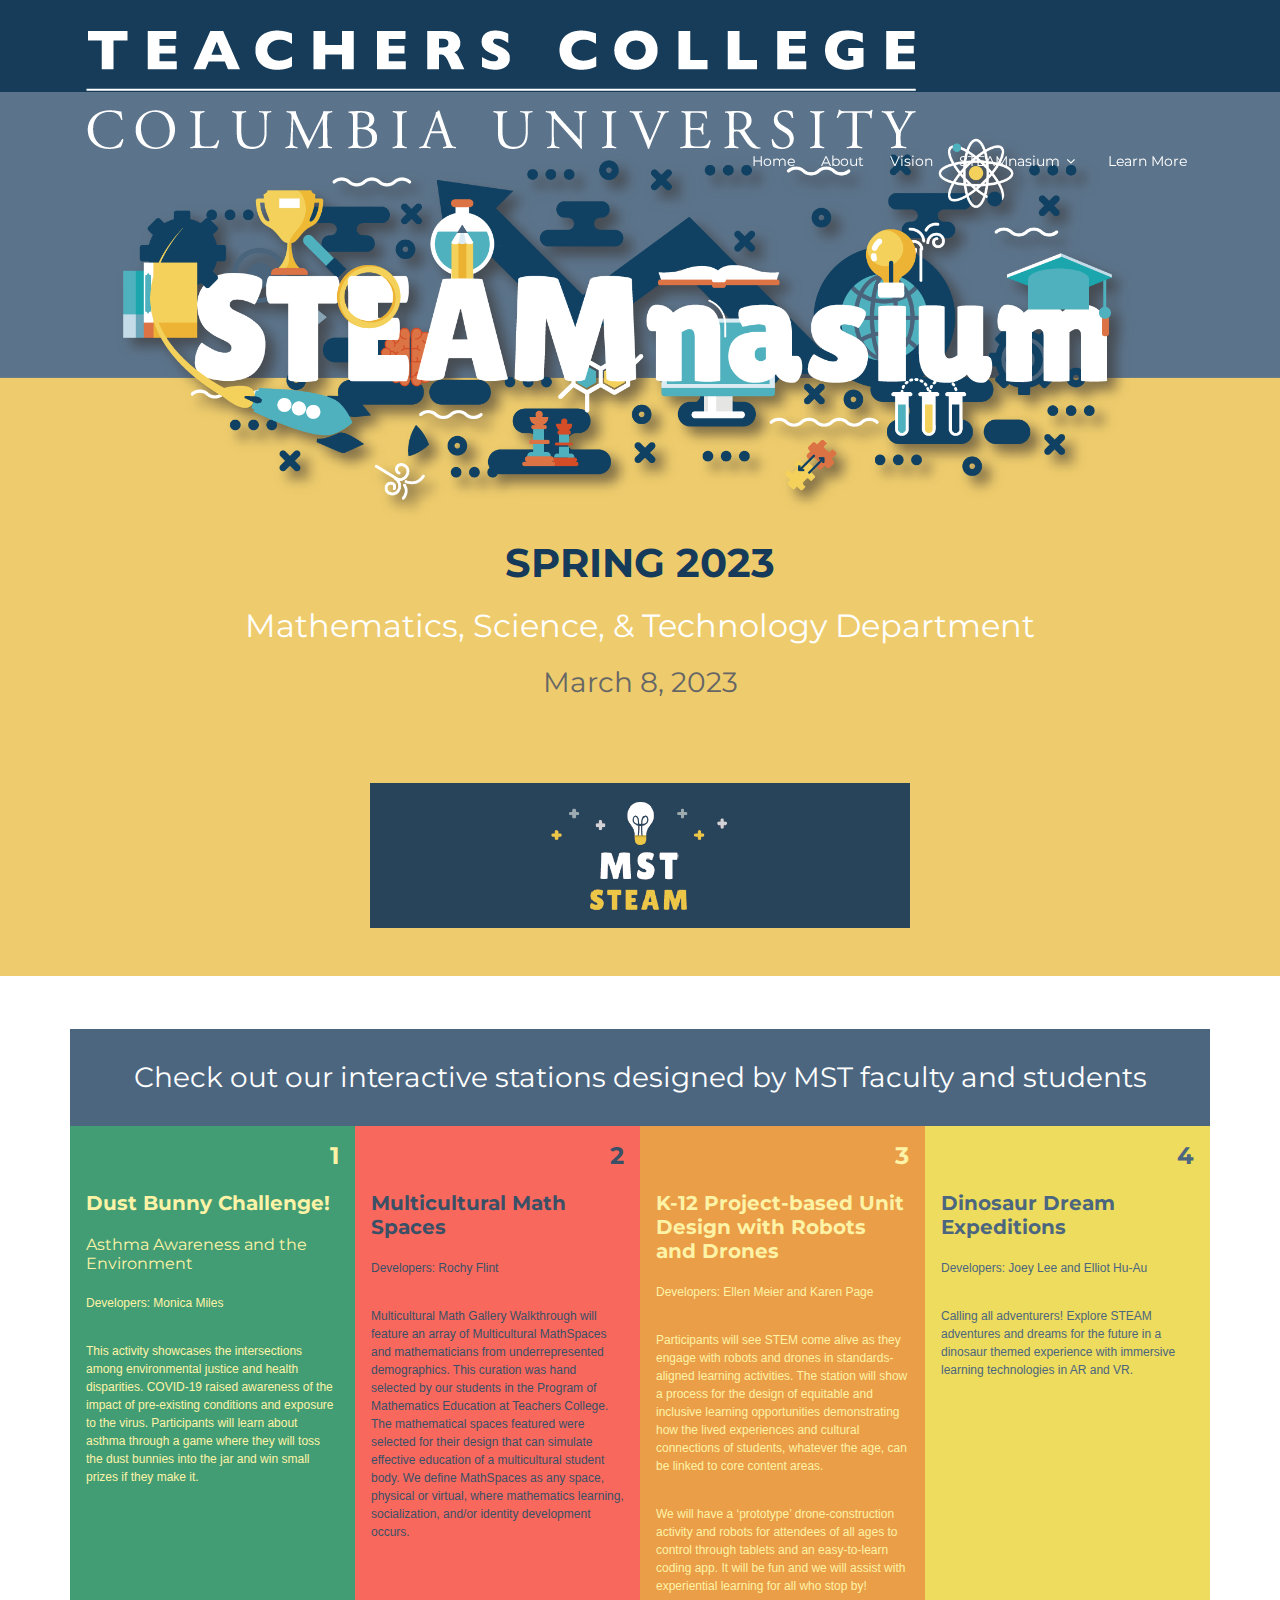
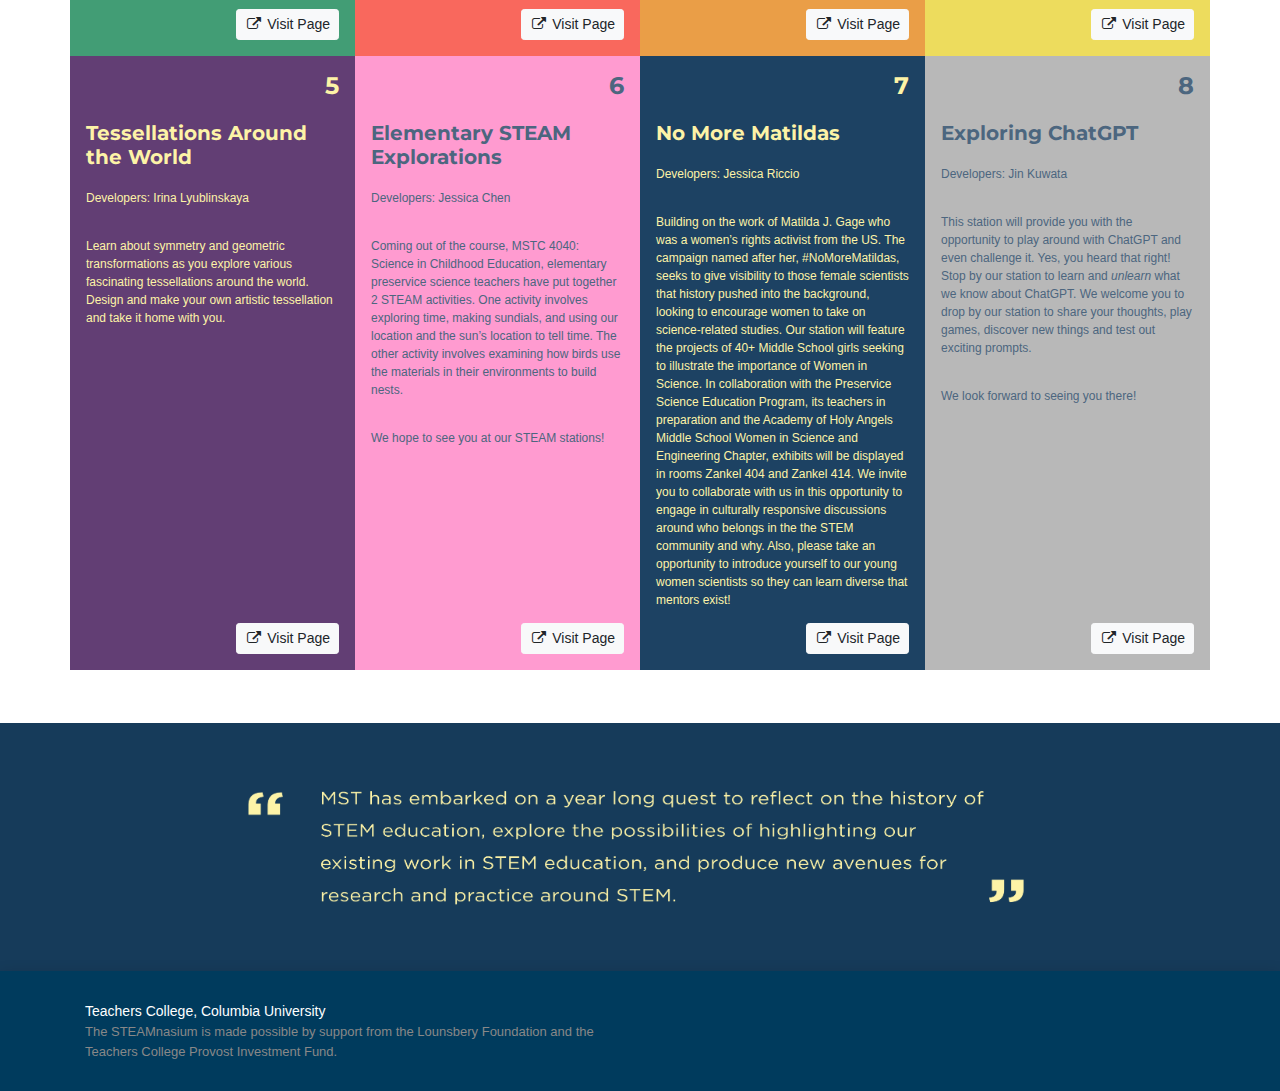
<file: STEAMnasium_2023_spring.html>
<!DOCTYPE html>
<html lang="en">

<head>
	<meta charset="utf-8">
	<title>MST STEAM</title>
	<meta content="width=device-width, initial-scale=1.0" name="viewport">
	<meta content="" name="keywords">
	<meta content="" name="description">

	<!-- Favicons -->
	<link href="img/favicon.png" rel="icon">
	<link href="img/apple-touch-icon.png" rel="apple-touch-icon">

	<!-- Google Fonts -->
	<link href="https://fonts.googleapis.com/css?family=Montserrat:300,400,500,700|Lilita+One:300,300i,400,400i,700,700i"
		rel="stylesheet">

	<!-- Bootstrap CSS File -->
	<link href="lib/bootstrap/css/bootstrap.css" rel="stylesheet">

	<!-- Libraries CSS Files -->
	<link href="lib/animate/animate.min.css" rel="stylesheet">
	<link href="lib/font-awesome/css/font-awesome.min.css" rel="stylesheet">
	<link href="lib/ionicons/css/ionicons.min.css" rel="stylesheet">
	<link href="lib/magnific-popup/magnific-popup.css" rel="stylesheet">

	<!-- Main Stylesheet File -->
	<link rel="stylesheet" href="css/style.css">
	<link rel="stylesheet" type="text/css" href="css/STEAMnasium_2023.css">
	<style>
		.station_section .col {
			padding: 1em;
		}

		.station_section a {
			color: #3b94d9;
		}

		.station_section a.btn {
			color: #212529;
		}

		.station_section a.btn:hover {
			color: #212529;
		}

		.station_section .col:not(.station_header) {
			position: relative;
			padding-bottom: 31px;
		}

		.station_section footer {
			position: absolute;
			bottom: 0;
			right: 0;
			left: 0;
			margin: 1em;
		}

		.twitter_headers a {
			color: #3b94d9;
		}

		.twitter_headers h2 {
			line-height: 1.5em;
		}
	</style>


</head>

<body>



	<!-- ====================== -->
	<!--		HEADER 			-->
	<!-- ====================== -->
	<header id="header">
		<div class="container">
			<div id="logo" class="pull-left">
				<a href="index.html#intro"><img src="img/logo-new-alt.png" alt="" title=""></a>
			</div>

			<nav id="nav-menu-container">
				<ul class="nav-menu">
					<li class="menu-active"><a href="index.html">Home</a></li>
					<li><a href="index.html#about">About</a></li>
					<li><a href="index.html#vision">Vision</a></li>
					<li class="menu-has-children"><a href="STEAMnasium_2025_spring.html">STEAMnasium</a>
						<ul>
              <li><a href="./STEAMnasium_2025_spring.html">STEAMnasium SPRING 2025</a></li>
              <li><a href="./STEAMnasium_2023_spring.html">2023 SPRING</a></li>
              <li><a href="./STEAMnasium_2020_fall.html">2020 FALL</a></li>
              <li><a href="./STEAMnasium_2019_spring.html">2019 SPRING</a></li>
              <li><a href="./STEAMnasium_2019_fall.html">2019 FALL</a></li>
              <li><a href="./STEAMnasium_2018.html">2018 SPRING</a></li>
						</ul>
					</li>
					<li><a href="index.html#learn-more">Learn More</a></li>
				</ul>
			</nav><!-- #nav-menu-container -->
		</div>
	</header>


	<!-- ====================== -->
	<!--	STEAMnasium PAGE	-->
	<!-- ====================== -->
	<div style="height:90px;"></div>
	<!-- BLUE SECTION -->
	<div class="logo_blueSection">
		<div class="container">
			<div class="row">
				<div class="col">
					<img class="STEAMnasium_logo" src="img/STEAMnasium_2019/page_content/STEAMnasium_Logo2.png">
				</div>
			</div>
		</div>
	</div>
	<!-- YELLOW SECTION -->
	<div class="logo_yellowSection">
		<div class="container">
			<div class="row  ">
				<div class="col-12 general_info">
					<div class="row mb-3">
						<!-- MST HEADERS -->
						<div class="col text-center">
							<h1 class="text-center Academic_Festival_header">SPRING 2023</h1>
							<h2 class="text-center MST_Department_header">Mathematics, Science, & Technology Department</h2>
							<h3>March 8, 2023</h3>
						</div>
					</div>
					<!--
					<!-- CAROUSEL -- >
					<div class="row">
						<div class="col-1">
							<!-- Carousel ARROW RIGHT -- >
							<a style="opacity:1;" class="carousel-control-prev steamnasium-arrow" href="#video-carousel" role="button" data-slide="prev">
								<img class="steamnasium-arrow" src="img/STEAMnasium_2019/Gallary/left-arrow.png">
							</a>
						</div>
						<!-- CAROUSEL WRAPPER -- >
						<div class="col-10">
							<div id="video-carousel" class="carousel slide carousel-fade carousel-thumbnails" data-ride="carousel" data-interval="false">
								<!--Slides-- >
								<div class="carousel-inner" role="listbox">
									<div class="carousel-item active">
										<!-- MST VIDEO -- >
										<div class="col">
											<div class="embed-responsive embed-responsive-16by9">
												<iframe class="ytvideo embed-responsive-item" width="560" height="315" src="https://www.youtube.com/embed/5FNePAH-aEY?enablejsapi=1" frameborder="0"
													allow="accelerometer; autoplay; encrypted-media; gyroscope; picture-in-picture" allowfullscreen></iframe>
											</div>
										</div>
									</div>
									<div class="carousel-item">
										<!-- MST VIDEO -- >
										<div class="col">
											<div class="embed-responsive embed-responsive-16by9">
												<iframe class="ytvideo embed-responsive-item" width="560" height="315" src="https://www.youtube.com/embed/u6PNk38kbBs?enablejsapi=1" frameborder="0"
													allow="accelerometer; autoplay; encrypted-media; gyroscope; picture-in-picture" allowfullscreen></iframe>
											</div>
										</div>
									</div>
								</div>
								<!--/.Slides -- >
							</div>
						</div>
						<!-- End of Carousel Wrapper-- >
						<div class="col-1">
							<!-- Carousel ARROW LEFT -- >
							<a style="opacity:1;" class="carousel-control-next steamnasium-arrow" href="#video-carousel" role="button" data-slide="next">
								<img class="steamnasium-arrow" src="img/STEAMnasium_2019/Gallary/right-arrow.png">
							</a>
						</div>
					</div>
          
          -->

					<!-- MST VIDEO -->
					<!-- <div class="col">
							<div class="embed-responsive embed-responsive-16by9">
								<iframe class="embed-responsive-item" width="560" height="315" src="https://www.youtube.com/embed/5FNePAH-aEY" frameborder="0" allow="accelerometer; autoplay; encrypted-media; gyroscope; picture-in-picture" allowfullscreen></iframe>
							</div>
						</div> -->
					<!-- MST STEMlogos -->
					<div class="row STEMlogos py-5">
						<div class="col-sm-3"></div>
						<!--
						<div class="col-sm-3">
							<img src="img/STEAMnasium_2019/page_content/AcademicFestival_Logo2.png">
						</div> -->
						<div class="col-sm-6">
							<img src="img/STEAMnasium_2019/page_content/MST_Logo2.png">
						</div>
						<div class="col-3"></div>
					</div>
				</div>
			</div>
		</div>
	</div>



	<!-- STATIONS 
	<div class="container">
		<div class="row">
			<div class="col text-center">
				<h1 class="Academic_Festival_header mt-5">
					STEAMnasium Stations
				</h1>
				<p class="lead">Fun, engaging, and playful! Learn more about STEAM activities from the comfort of your home.</p>
			</div>
		</div>
		<div class="row">
			<div class="col">
				<div class="card">
					<div class="card-body">
						<h2 class="text-center">Step 1</h2>
						<p>
							<a class="btn btn-block btn-sm btn-primary" href="https://docs.google.com/forms/d/e/1FAIpQLSfM1FoGxRrAF4x9sIT1ErrJH2GSwlfLkh5xPrQEi7YaIBEtBA/viewform"><i class="fa fa-fw fa-external-link"></i> Let's get started!</a>
						</p>
						<p>Complete the Intro Questions before you start your exploration.</p>
					</div>
				</div>
			</div>
			<div class="col">
				<div class="card">
					<div class="card-body">
						<h2 class="text-center">Step 2</h2>
						<p class="d-flex justify-content-between">
							<a class="btn btn-primary btn-sm" href="https://www.facebook.com/hashtag/steamnasium" target="_blank"><i class="fa fa-facebook-official"></i> Share</a>
							<a class="btn btn-primary btn-sm" href="https://twitter.com/hashtag/steamnasium" target="_blank"><i class="fa fa-twitter-square"></i> Share</a>
							<a class="btn btn-primary btn-sm" href="https://www.instagram.com/explore/tags/steamnasium" target="_blank"><i class="fa fa-instagram"></i> Share</a>
						</p>
						<p>Explore stations and share <i class="fa fa-comment"></i>, <i class="fa fa-camera"></i>, and <i class="fa fa-video-camera"></i> on Facebook, Twitter, and Instagram.</p>
					</div>
				</div>
			</div>
			<div class="col">
				<div class="card">
					<div class="card-body">
						<h2 class="text-center">Step 3</h2>
						<p>
							<a id="outro-btn" class="btn btn-block btn-sm btn-primary disabled" href="https://docs.google.com/forms/d/e/1FAIpQLScD6VqbliWHBt6sVCUwMxaDpBKNjpOp-1iO8v7sXceJ1En7Lg/viewform"><i class="fa fa-fw fa-external-link"></i> Complete + Win Prizes</a>
						</p>
						<p>Complete the Outro Questions for a chance to win cool stuff!</p>
					</div>
				</div>
			</div>
		</div>
	</div>
-->

	<div class="container station_section">
		<div class="row">
			<div class="col station_header">
				<h3 class="text-center py-3 mb-0">Check out our interactive stations designed by MST faculty and students</h3>
			</div>
		</div>
		<div class="row">
			<div class="col green_station">
				<h4 class="text-right station_number">1</h4>
				<h5><strong>Dust Bunny Challenge!</strong></h5>
				<h6>Asthma Awareness and the Environment</h6>
				<p>Developers: Monica Miles</p>
				<p>This activity showcases the intersections among environmental justice and health disparities. COVID-19 raised
					awareness of the impact of pre-existing conditions and exposure to the virus. Participants will learn about
					asthma through a game where they will toss the dust bunnies into the jar and win small prizes if they make it.
				</p>
				<footer class="text-right">
					<a class="btn btn-sm btn-light disabled" target="_blank" href="Stations_2023.html#green">
						<i class="fa fa-fw fa-external-link"></i>
						<span class="link-status">Coming Soon</span>
					</a>
				</footer>
			</div>
			<div class="col red_station">
				<h4 class="text-right station_number">2</h4>
				<h5><strong>Multicultural Math Spaces</strong></h5>
				<p>Developers: Rochy Flint</p>
				<p>Multicultural Math Gallery Walkthrough will feature an array of Multicultural MathSpaces and mathematicians
					from underrepresented demographics.
					This curation was hand selected by our students in the Program of Mathematics Education at Teachers College.
					The mathematical spaces featured were selected for their design that can simulate effective education of a
					multicultural student body. We define MathSpaces as any space, physical or virtual, where mathematics
					learning, socialization, and/or identity development occurs.
				</p>
				<p></p>
				<footer class="text-right">
					<a class="btn btn-sm btn-light disabled" target="_blank" href="Stations_2023.html#red">
						<i class="fa fa-fw fa-external-link"></i>
						<span class="link-status">Coming Soon</span>
					</a>
				</footer>
			</div>
			<div class="col orange_station">
				<h4 class="text-right station_number">3</h4>
				<h5><strong>K-12 Project-based Unit Design with Robots and Drones</strong></h5>
				<p>Developers: Ellen Meier and Karen Page</p>
				<p>Participants will see STEM come alive as they engage with robots and drones in standards-aligned learning
					activities. The station will show a process for the design of equitable and inclusive learning opportunities
					demonstrating how the lived experiences and cultural connections of students, whatever the age, can be linked
					to core content areas.</p>
				<p>We will have a ‘prototype’ drone-construction activity and robots for attendees of all ages to control
					through tablets and an easy-to-learn coding app. It will be fun and we will assist with experiential learning
					for all who stop by!</p>
				<footer class="text-right">
					<a class="btn btn-sm btn-light disabled" target="_blank" href="Stations_2023.html#orange">
						<i class="fa fa-fw fa-external-link"></i>
						<span class="link-status">Coming Soon</span>
					</a>
				</footer>
			</div>
			<div class="col gold_station">
				<h4 class="text-right station_number">4</h4>
				<h5><strong>Dinosaur Dream Expeditions</strong></h5>
				<p>Developers: Joey Lee and Elliot Hu-Au</p>
				<p>Calling all adventurers! Explore STEAM adventures and dreams for the future in a dinosaur themed experience
					with immersive learning technologies in AR and VR.</p>
				<p></p>
				<footer class="text-right">
					<a class="btn btn-sm btn-light disabled" target="_blank" href="Stations_2023.html#gold">
						<i class="fa fa-fw fa-external-link"></i>
						<span class="link-status">Coming Soon</span>
					</a>
				</footer>
			</div>
		</div>
		<div class="row">
			<div class="col purple_station">
				<h4 class="text-right station_number">5</h4>
				<h5><strong>Tessellations Around the World</strong></h5>
				<p>Developers: Irina Lyublinskaya</p>
				<p>Learn about symmetry and geometric transformations as you explore various fascinating tessellations around
					the world. Design and make your own artistic tessellation and take it home with you.</p>
				<p></p>
				<footer class="text-right">
					<a class="btn btn-sm btn-light disabled" target="_blank" href="Stations_2023.html#purple">
						<i class="fa fa-fw fa-external-link"></i>
						<span class="link-status">Coming Soon</span>
					</a>
				</footer>
			</div>
			<div class="col pink_station">
				<h4 class="text-right station_number">6</h4>
				<h5><strong>Elementary STEAM Explorations</strong></h5>
				<p>Developers: Jessica Chen</p>
				<p>Coming out of the course, MSTC 4040: Science in Childhood Education, elementary preservice science teachers
					have put together 2 STEAM activities.
					One activity involves exploring time, making sundials, and using our location and the sun’s location to tell
					time. The other activity involves examining how birds use the materials in their environments to build nests.
				</p>
				<p>We hope to see you at our STEAM stations!</p>
				<footer class="text-right">
					<a class="btn btn-sm btn-light disabled" target="_blank" href="Stations_2023.html#pink">
						<i class="fa fa-fw fa-external-link"></i>
						<span class="link-status">Coming Soon</span>
					</a>
				</footer>
			</div>
			<div class="col dark_blue_station">
				<h4 class="text-right station_number">7</h4>
				<h5><strong>No More Matildas</strong></h5>
				<p>Developers: Jessica Riccio</p>
				<p>Building on the work of Matilda J. Gage who was a women’s rights activist from the US. The campaign named
					after her, #NoMoreMatildas, seeks to give visibility to those female scientists that history pushed into the
					background, looking to encourage women to take on science-related studies. Our station will feature the
					projects of 40+ Middle School girls seeking to illustrate the importance of Women in Science.
					In collaboration with the Preservice Science Education Program, its teachers in preparation and the Academy of
					Holy Angels Middle School Women in Science and Engineering Chapter, exhibits will be displayed in rooms Zankel
					404 and Zankel 414. We invite you to collaborate with us in this opportunity to engage in culturally
					responsive discussions around who belongs in the the STEM community and why.
					Also, please take an opportunity to introduce yourself to our young women scientists so they can learn diverse
					that mentors exist!</p>
				<p></p>
				<footer class="text-right">
					<a class="btn btn-sm btn-light disabled" target="_blank" href="Stations_2023.html#darkblue">
						<i class="fa fa-fw fa-external-link"></i>
						<span class="link-status">Coming Soon</span>
					</a>
				</footer>
			</div>
			<div class="col gray_station">
				<h4 class="text-right station_number">8</h4>
				<h5><strong>Exploring ChatGPT</strong></h5>
				<p>Developers: Jin Kuwata</p>
				<p>This station will provide you with the opportunity to play around with ChatGPT and even challenge it. Yes,
					you heard that right! Stop by our station to learn and <i>unlearn</i> what we know about ChatGPT. We welcome
					you to drop by our station to share your thoughts, play games, discover new things and test out exciting
					prompts.</p>
				<p>We look forward to seeing you there!</p>
				<footer class="text-right">
					<a class="btn btn-sm btn-light disabled" target="_blank" href="Stations_2023.html#gray">
						<i class="fa fa-fw fa-external-link"></i>
						<span class="link-status">Coming Soon</span>
					</a>
				</footer>
			</div>
		</div>
	</div>

	<!-- QUOTES -->
	<div class="quote_img_container">
		<div class="container">
			<div class="row quote_img_container py-4">
				<div class="col">
					<img class="quote" src="img/STEAMnasium_2019/page_content/quote2.png">
				</div>
			</div>
		</div>
	</div>

	<div class="container">
		<!-- TWITTER header -->
		<!-- <div class="row">
			<div class="col">
				<img class="Logo_header" src="img/STEAMnasium_2019/page_content/Twitter_header.png">
			</div>
		</div> -->

		<!-- TWITTER feed -->
		<!-- <div class="row pb-5">
			<div class="col-lg-2"></div>
			<div class="col-lg-8 text-center twitter_headers">
				<div class="row">
					<div class="col">
						<h2>Follow us on Twitter at <a href="https://twitter.com/hashtag/STEAMnasium">#STEAMnasium</a> and <a
								href="https://twitter.com/TC_MST">@TC_MST</a></p>
						</h2>
					</div>
				</div>
				<div class="twitter-feed">
					<a class="twitter-timeline" data-height="500" data-theme="light" data-link-color="#003b5d"
						href="https://twitter.com/TC_MST?ref_src=twsrc%5Etfw">Tweets by TC_MST</a>
					<script async src="https://platform.twitter.com/widgets.js" charset="utf-8"></script>
				</div>

			</div>
			<div class="col-lg-2"></div>
		</div> -->
	</div>

	<!-- ====================== -->
	<!--		footer			-->
	<!-- ====================== -->
	<footer id="footer">
		<div class="container">
			<div class="row">
				<div class="col-lg-6 text-lg-left text-center">
					<div class="copyright">
						Teachers College, Columbia University
					</div>
					<div class="credits">
						The STEAMnasium is made possible by support from the Lounsbery Foundation and the Teachers College Provost
						Investment Fund.
					</div>
				</div>
				<!-- <div class="col-lg-6">
          <nav class="footer-links text-lg-right text-center pt-2 pt-lg-0">
            <a href="#intro" class="scrollto">Home</a>
            <a href="#about" class="scrollto">About</a>
            <a href="#">Privacy Policy</a>
            <a href="#">Terms of Use</a>
          </nav>
        </div> -->
			</div>
		</div>
	</footer><!-- #footer -->

	<!-- JavaScript Libraries -->
	<script src="lib/jquery/jquery.min.js"></script>
	<script src="lib/jquery/jquery-migrate.min.js"></script>
	<script src="lib/bootstrap/js/bootstrap.bundle.min.js"></script>
	<script src="lib/easing/easing.min.js"></script>
	<script src="lib/wow/wow.min.js"></script>
	<script src="lib/superfish/hoverIntent.js"></script>
	<script src="lib/superfish/superfish.min.js"></script>
	<script src="lib/magnific-popup/magnific-popup.min.js"></script>
	<script src="lib/countdown/countdown.js"></script>
	<script src="lib/anime/anime.js"></script>

	<!-- Template Main Javascript File -->
	<script src="js/main.js"></script>
	<script src="js/modal_STEAMnasium_2019.js"></script>

	<script>
		// VIRTUAL STEAMNASIUM link enabler (time based)
		const START_TIME = 1597032000842;
		let timeNow = Date.now();
		if (timeNow > START_TIME) {
			enableLinks();
		}

		function enableLinks() {
			let linkStatusEls = [...document.querySelectorAll(".link-status")];
			linkStatusEls.forEach(el => {
				el.textContent = "Visit Page";
				el.parentElement.classList.remove("disabled");
			});
			document.querySelector("#outro-btn").classList.remove("disabled");
		}


		// YOUTUBE CONTROL BASIC - stop when carousel
		let videoEls = document.querySelectorAll(".ytvideo");

		function stopVideos() {
			for (video of videoEls) {
				video.contentWindow.postMessage('{"event":"command","func":"stopVideo","args":""}', '*');
			}
		}

		// Carousel hooks
		$("#video-carousel").on('slide.bs.carousel', () => {
			stopVideos();
		});

		// enableLinks();
	</script>

</body>

</html>
</file>
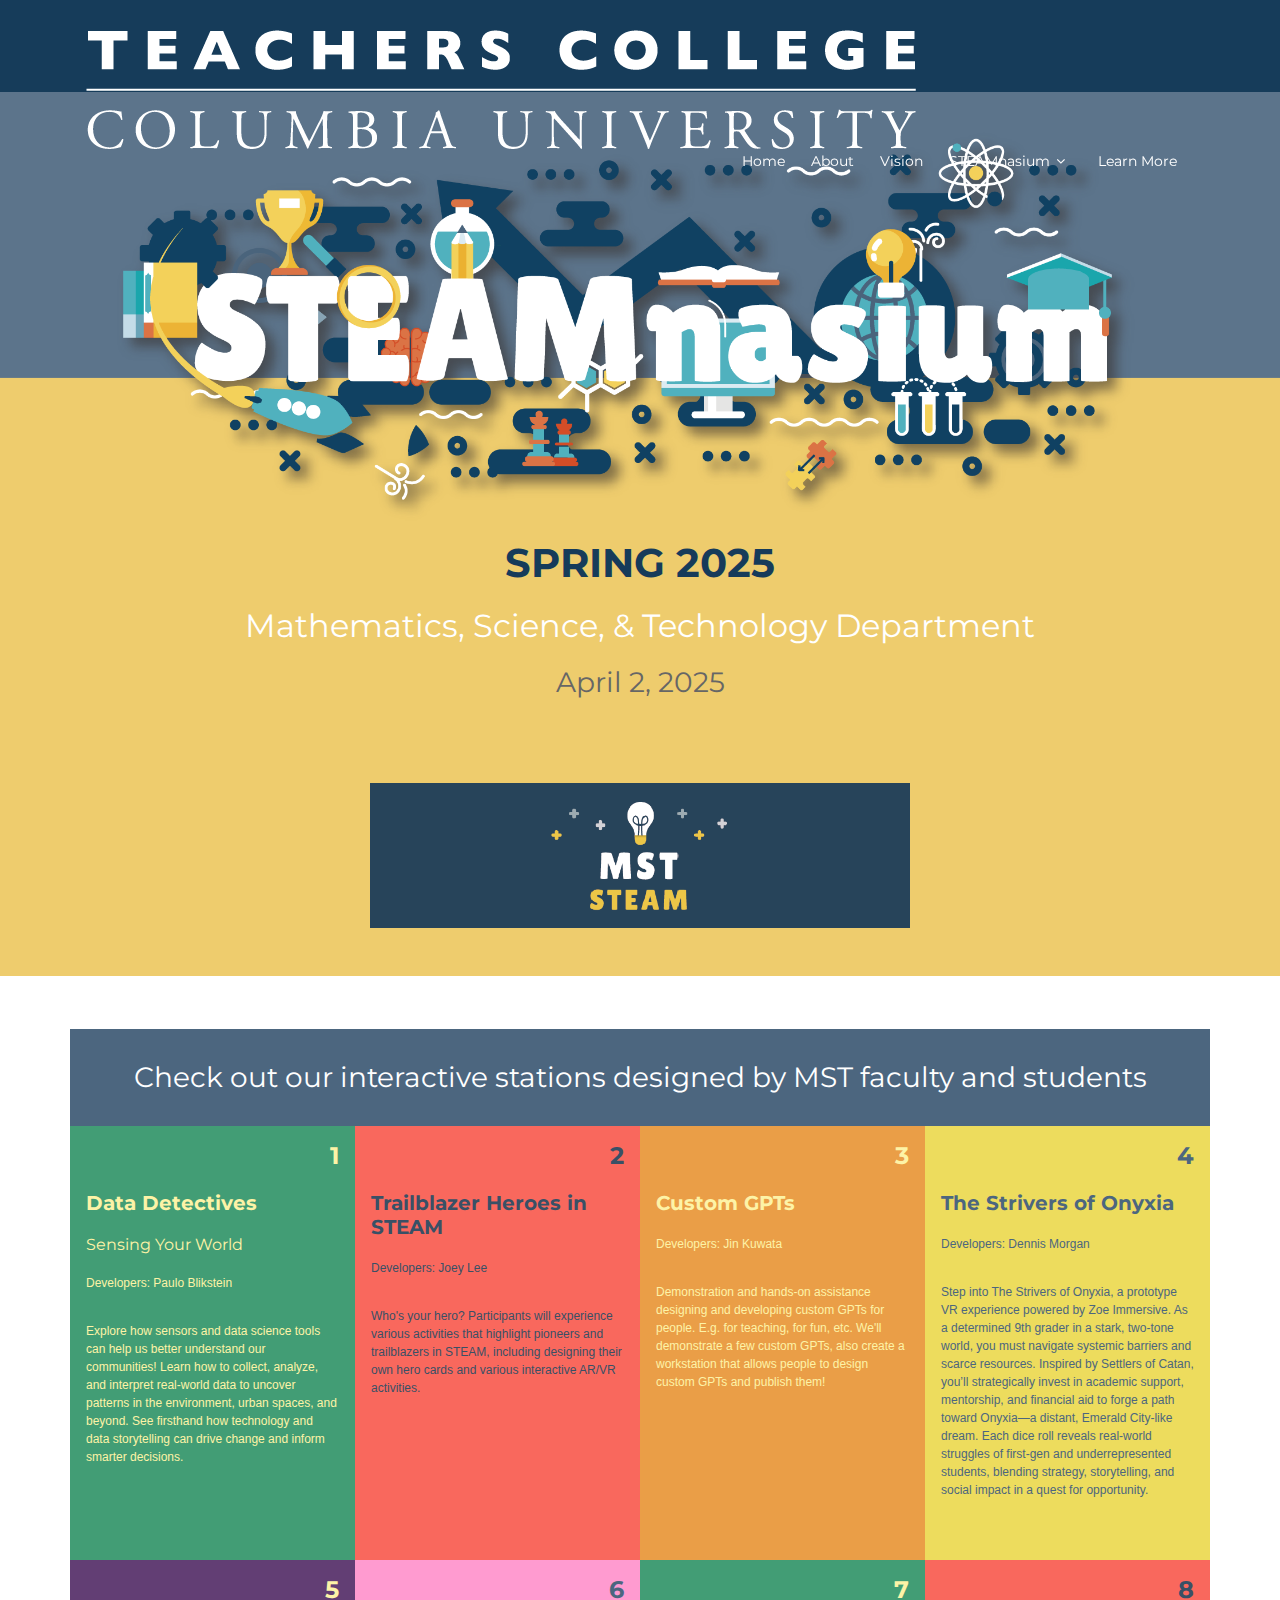
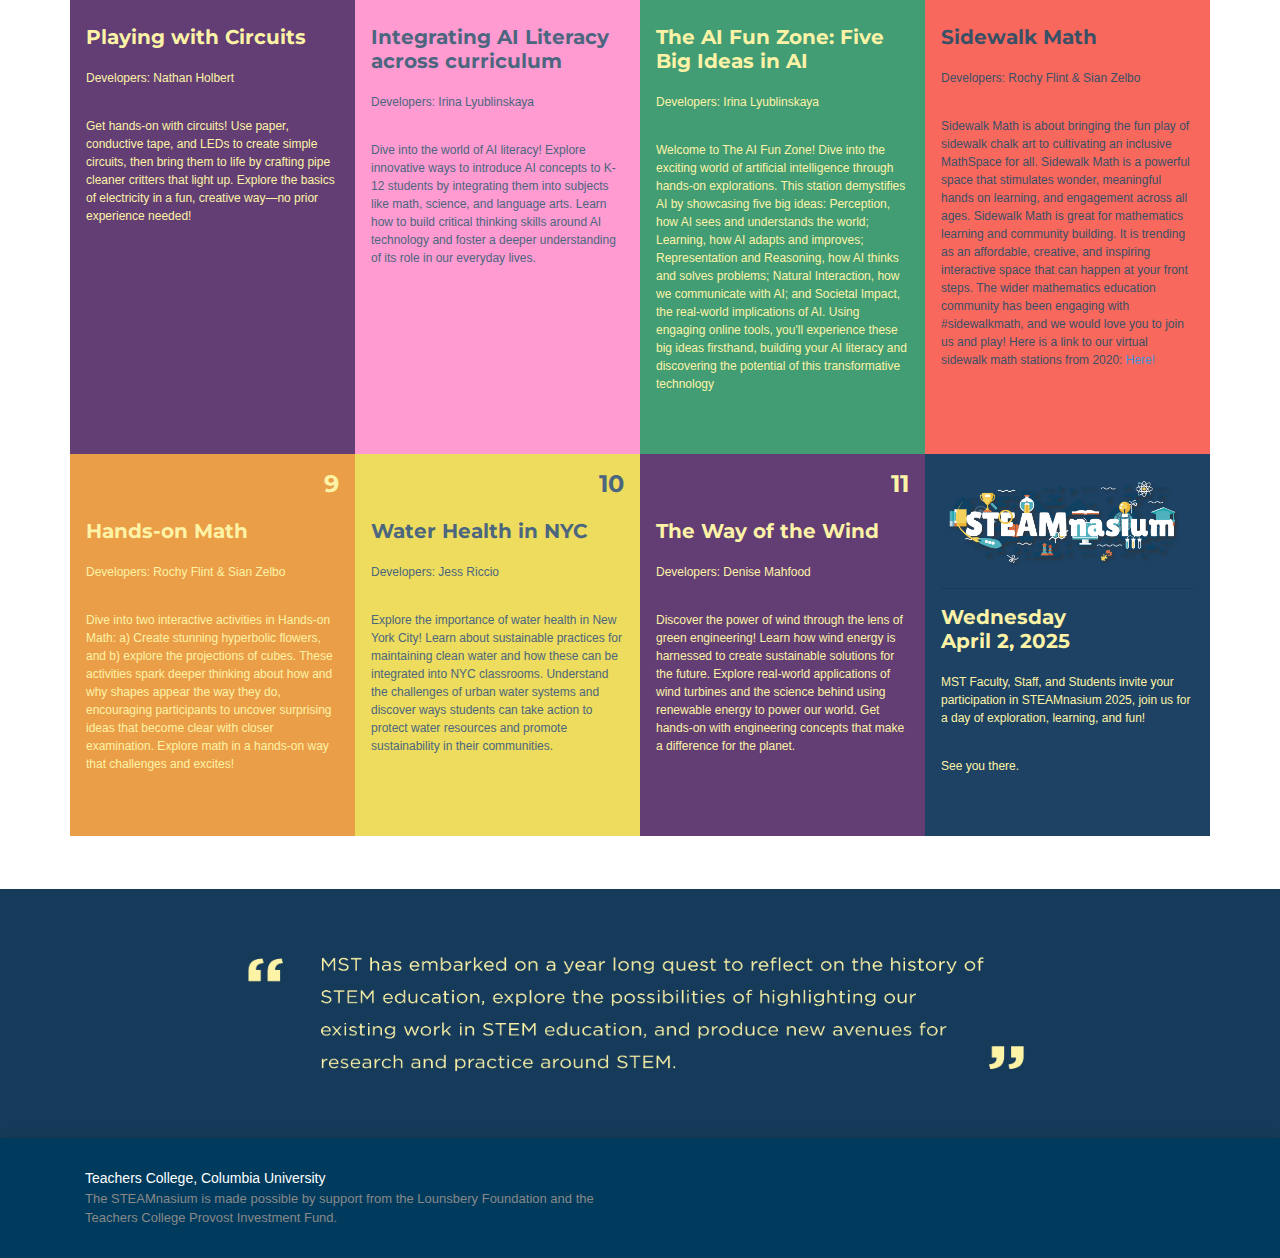
<file: STEAMnasium_2025_spring.html>
<!DOCTYPE html>
<html lang="en">

<head>
  <meta charset="utf-8">
  <title>MST STEAM</title>
  <meta content="width=device-width, initial-scale=1.0" name="viewport">
  <meta content="" name="keywords">
  <meta content="" name="description">

  <!-- Favicons -->
  <link href="img/favicon.png" rel="icon">
  <link href="img/apple-touch-icon.png" rel="apple-touch-icon">

  <!-- Google Fonts -->
  <link href="https://fonts.googleapis.com/css?family=Montserrat:300,400,500,700|Lilita+One:300,300i,400,400i,700,700i"
    rel="stylesheet">

  <!-- Bootstrap CSS File -->
  <link href="lib/bootstrap/css/bootstrap.css" rel="stylesheet">

  <!-- Libraries CSS Files -->
  <link href="lib/animate/animate.min.css" rel="stylesheet">
  <link href="lib/font-awesome/css/font-awesome.min.css" rel="stylesheet">
  <link href="lib/ionicons/css/ionicons.min.css" rel="stylesheet">
  <link href="lib/magnific-popup/magnific-popup.css" rel="stylesheet">

  <!-- Main Stylesheet File -->
  <link rel="stylesheet" href="css/style.css">
  <link rel="stylesheet" type="text/css" href="css/STEAMnasium_2023.css">
  <style>
    .station_section .col {
      padding: 1em;
    }

    .station_section a {
      color: #3b94d9;
    }

    .station_section a.btn {
      color: #212529;
    }

    .station_section a.btn:hover {
      color: #212529;
    }

    .station_section .col:not(.station_header) {
      position: relative;
      padding-bottom: 31px;
    }

    .station_section footer {
      position: absolute;
      bottom: 0;
      right: 0;
      left: 0;
      margin: 1em;
    }

    .twitter_headers a {
      color: #3b94d9;
    }

    .twitter_headers h2 {
      line-height: 1.5em;
    }
  </style>


</head>

<body>



  <!-- ====================== -->
  <!--		HEADER 			-->
  <!-- ====================== -->
  <header id="header">
    <div class="container">
      <div id="logo" class="pull-left">
        <a href="index.html#intro"><img src="img/logo-new-alt.png" alt="" title=""></a>
      </div>

      <nav id="nav-menu-container">
        <ul class="nav-menu">
          <li class="menu-active"><a href="index.html">Home</a></li>
          <li><a href="index.html#about">About</a></li>
          <li><a href="index.html#vision">Vision</a></li>
          <li class="menu-has-children">
            <li class="menu-has-children"><a href="STEAMnasium_2025_spring.html">STEAMnasium</a>
            <ul>
              <li><a href="./STEAMnasium_2025_spring.html">STEAMnasium SPRING 2025</a></li>
              <li><a href="./STEAMnasium_2023_spring.html">2023 SPRING</a></li>
              <li><a href="./STEAMnasium_2020_fall.html">2020 FALL</a></li>
              <li><a href="./STEAMnasium_2019_spring.html">2019 SPRING</a></li>
              <li><a href="./STEAMnasium_2019_fall.html">2019 FALL</a></li>
              <li><a href="./STEAMnasium_2018.html">2018 SPRING</a></li>
            </ul>
          </li>
          <li><a href="index.html#learn-more">Learn More</a></li>
        </ul>
      </nav><!-- #nav-menu-container -->
    </div>
  </header>


  <!-- ====================== -->
  <!--	STEAMnasium PAGE	-->
  <!-- ====================== -->
  <div style="height:90px;"></div>
  <!-- BLUE SECTION -->
  <div class="logo_blueSection">
    <div class="container">
      <div class="row">
        <div class="col">
          <img class="STEAMnasium_logo" src="img/STEAMnasium_2019/page_content/STEAMnasium_Logo2.png">
        </div>
      </div>
    </div>
  </div>
  <!-- YELLOW SECTION -->
  <div class="logo_yellowSection">
    <div class="container">
      <div class="row  ">
        <div class="col-12 general_info">
          <div class="row mb-3">
            <!-- MST HEADERS -->
            <div class="col text-center">
              <h1 class="text-center Academic_Festival_header">SPRING 2025</h1>
              <h2 class="text-center MST_Department_header">Mathematics, Science, & Technology Department</h2>
              <h3>April 2, 2025</h3>
            </div>
          </div>
          <!--
					<!-- CAROUSEL -- >
					<div class="row">
						<div class="col-1">
							<!-- Carousel ARROW RIGHT -- >
							<a style="opacity:1;" class="carousel-control-prev steamnasium-arrow" href="#video-carousel" role="button" data-slide="prev">
								<img class="steamnasium-arrow" src="img/STEAMnasium_2019/Gallary/left-arrow.png">
							</a>
						</div>
						<!-- CAROUSEL WRAPPER -- >
						<div class="col-10">
							<div id="video-carousel" class="carousel slide carousel-fade carousel-thumbnails" data-ride="carousel" data-interval="false">
								<!--Slides-- >
								<div class="carousel-inner" role="listbox">
									<div class="carousel-item active">
										<!-- MST VIDEO -- >
										<div class="col">
											<div class="embed-responsive embed-responsive-16by9">
												<iframe class="ytvideo embed-responsive-item" width="560" height="315" src="https://www.youtube.com/embed/5FNePAH-aEY?enablejsapi=1" frameborder="0"
													allow="accelerometer; autoplay; encrypted-media; gyroscope; picture-in-picture" allowfullscreen></iframe>
											</div>
										</div>
									</div>
									<div class="carousel-item">
										<!-- MST VIDEO -- >
										<div class="col">
											<div class="embed-responsive embed-responsive-16by9">
												<iframe class="ytvideo embed-responsive-item" width="560" height="315" src="https://www.youtube.com/embed/u6PNk38kbBs?enablejsapi=1" frameborder="0"
													allow="accelerometer; autoplay; encrypted-media; gyroscope; picture-in-picture" allowfullscreen></iframe>
											</div>
										</div>
									</div>
								</div>
								<!--/.Slides -- >
							</div>
						</div>
						<!-- End of Carousel Wrapper-- >
						<div class="col-1">
							<!-- Carousel ARROW LEFT -- >
							<a style="opacity:1;" class="carousel-control-next steamnasium-arrow" href="#video-carousel" role="button" data-slide="next">
								<img class="steamnasium-arrow" src="img/STEAMnasium_2019/Gallary/right-arrow.png">
							</a>
						</div>
					</div>
          
          -->

          <!-- MST VIDEO -->
          <!-- <div class="col">
							<div class="embed-responsive embed-responsive-16by9">
								<iframe class="embed-responsive-item" width="560" height="315" src="https://www.youtube.com/embed/5FNePAH-aEY" frameborder="0" allow="accelerometer; autoplay; encrypted-media; gyroscope; picture-in-picture" allowfullscreen></iframe>
							</div>
						</div> -->
          <!-- MST STEMlogos -->
          <div class="row STEMlogos py-5">
            <div class="col-sm-3"></div>
            <!--
						<div class="col-sm-3">
							<img src="img/STEAMnasium_2019/page_content/AcademicFestival_Logo2.png">
						</div> -->
            <div class="col-sm-6">
              <img src="img/STEAMnasium_2019/page_content/MST_Logo2.png">
            </div>
            <div class="col-3"></div>
          </div>
        </div>
      </div>
    </div>
  </div>



  <!-- STATIONS 
	<div class="container">
		<div class="row">
			<div class="col text-center">
				<h1 class="Academic_Festival_header mt-5">
					STEAMnasium Stations
				</h1>
				<p class="lead">Fun, engaging, and playful! Learn more about STEAM activities from the comfort of your home.</p>
			</div>
		</div>
		<div class="row">
			<div class="col">
				<div class="card">
					<div class="card-body">
						<h2 class="text-center">Step 1</h2>
						<p>
							<a class="btn btn-block btn-sm btn-primary" href="https://docs.google.com/forms/d/e/1FAIpQLSfM1FoGxRrAF4x9sIT1ErrJH2GSwlfLkh5xPrQEi7YaIBEtBA/viewform"><i class="fa fa-fw fa-external-link"></i> Let's get started!</a>
						</p>
						<p>Complete the Intro Questions before you start your exploration.</p>
					</div>
				</div>
			</div>
			<div class="col">
				<div class="card">
					<div class="card-body">
						<h2 class="text-center">Step 2</h2>
						<p class="d-flex justify-content-between">
							<a class="btn btn-primary btn-sm" href="https://www.facebook.com/hashtag/steamnasium" target="_blank"><i class="fa fa-facebook-official"></i> Share</a>
							<a class="btn btn-primary btn-sm" href="https://twitter.com/hashtag/steamnasium" target="_blank"><i class="fa fa-twitter-square"></i> Share</a>
							<a class="btn btn-primary btn-sm" href="https://www.instagram.com/explore/tags/steamnasium" target="_blank"><i class="fa fa-instagram"></i> Share</a>
						</p>
						<p>Explore stations and share <i class="fa fa-comment"></i>, <i class="fa fa-camera"></i>, and <i class="fa fa-video-camera"></i> on Facebook, Twitter, and Instagram.</p>
					</div>
				</div>
			</div>
			<div class="col">
				<div class="card">
					<div class="card-body">
						<h2 class="text-center">Step 3</h2>
						<p>
							<a id="outro-btn" class="btn btn-block btn-sm btn-primary disabled" href="https://docs.google.com/forms/d/e/1FAIpQLScD6VqbliWHBt6sVCUwMxaDpBKNjpOp-1iO8v7sXceJ1En7Lg/viewform"><i class="fa fa-fw fa-external-link"></i> Complete + Win Prizes</a>
						</p>
						<p>Complete the Outro Questions for a chance to win cool stuff!</p>
					</div>
				</div>
			</div>
		</div>
	</div>
-->

  <div class="container station_section">
    <div class="row">
      <div class="col station_header">
        <h3 class="text-center py-3 mb-0">Check out our interactive stations designed by MST faculty and students</h3>
      </div>
    </div>
    <div class="row">
      <div class="col green_station">
        <h4 class="text-right station_number">1</h4>
        <h5><strong>Data Detectives</strong></h5>
        <h6>Sensing Your World</h6>
        <p>Developers: Paulo Blikstein</p>
        <p>Explore how sensors and data science tools can help us better understand our communities! Learn how to
          collect, analyze, and interpret real-world data to uncover patterns in the environment, urban spaces, and
          beyond. See firsthand how technology and data storytelling can drive change and inform smarter decisions.</p>
        <!-- <footer class="text-right">
					<a class="btn btn-sm btn-light disabled" target="_blank" href="Stations_2023.html#green">
						<i class="fa fa-fw fa-external-link"></i>
						<span class="link-status">Coming Soon</span>
					</a>
				</footer> -->
      </div>
      <div class="col red_station">
        <h4 class="text-right station_number">2</h4>
        <h5><strong>Trailblazer Heroes in STEAM</strong></h5>
        <p>Developers: Joey Lee</p>
        <p>Who's your hero? Participants will experience various activities that highlight pioneers and trailblazers in
          STEAM, including designing their own hero cards and various interactive AR/VR activities.</p>
        <!-- <footer class="text-right">
					<a class="btn btn-sm btn-light disabled" target="_blank" href="Stations_2023.html#red">
						<i class="fa fa-fw fa-external-link"></i>
						<span class="link-status">Coming Soon</span>
					</a>
				</footer> -->
      </div>
      <div class="col orange_station">
        <h4 class="text-right station_number">3</h4>
        <h5><strong>Custom GPTs</strong></h5>
        <p>Developers: Jin Kuwata</p>
        <p>Demonstration and hands-on assistance designing and developing custom GPTs for people. E.g. for teaching, for
          fun, etc. We'll demonstrate a few custom GPTs, also create a workstation that allows people to design custom
          GPTs and publish them!</p>
        <!-- <footer class="text-right">
					<a class="btn btn-sm btn-light disabled" target="_blank" href="Stations_2023.html#orange">
						<i class="fa fa-fw fa-external-link"></i>
						<span class="link-status">Coming Soon</span>
					</a>
				</footer> -->
      </div>
      <div class="col gold_station">
        <h4 class="text-right station_number">4</h4>
        <h5><strong>The Strivers of Onyxia</strong></h5>
        <p>Developers: Dennis Morgan</p>
        <p>Step into The Strivers of Onyxia, a prototype VR experience powered by Zoe Immersive. As a determined 9th grader in a stark, two-tone world, you must navigate systemic barriers and scarce resources. Inspired by Settlers of Catan, you’ll strategically invest in academic support, mentorship, and financial aid to forge a path toward Onyxia—a distant, Emerald City-like dream. Each dice roll reveals real-world struggles of first-gen and underrepresented students, blending strategy, storytelling, and social impact in a quest for opportunity.</p>
        <p></p>
        <!-- <footer class="text-right">
          <a class="btn btn-sm btn-light disabled" target="_blank" href="Stations_2023.html#gold">
            <i class="fa fa-fw fa-external-link"></i>
            <span class="link-status">Coming Soon</span>
          </a>
        </footer> -->
      </div>
    </div>
    <div class="row">
      <div class="col purple_station">
        <h4 class="text-right station_number">5</h4>
        <h5><strong>Playing with Circuits</strong></h5>
        <p>Developers: Nathan Holbert</p>
        <p>Get hands-on with circuits! Use paper, conductive tape, and LEDs to create simple circuits, then bring them to life by crafting pipe cleaner critters that light up. Explore the basics of electricity in a fun, creative way—no prior experience needed!</p>
        <!-- <footer class="text-right">
          <a class="btn btn-sm btn-light disabled" target="_blank" href="Stations_2023.html#purple">
            <i class="fa fa-fw fa-external-link"></i>
            <span class="link-status">Coming Soon</span>
          </a>
        </footer> -->
      </div>
      <div class="col pink_station">
        <h4 class="text-right station_number">6</h4>
        <h5><strong>Integrating AI Literacy across curriculum</strong></h5>
        <p>Developers: Irina Lyublinskaya</p>
        <p>Dive into the world of AI literacy! Explore innovative ways to introduce AI concepts to K-12 students by integrating them into subjects like math, science, and language arts. Learn how to build critical thinking skills around AI technology and foster a deeper understanding of its role in our everyday lives.</p>
        <!-- <footer class="text-right">
          <a class="btn btn-sm btn-light disabled" target="_blank" href="Stations_2023.html#pink">
            <i class="fa fa-fw fa-external-link"></i>
            <span class="link-status">Coming Soon</span>
          </a>
        </footer> -->
      </div>
      <div class="col green_station">
        <h4 class="text-right station_number">7</h4>
        <h5><strong>The AI Fun Zone: Five Big Ideas in AI</strong></h5>
        <p>Developers: Irina Lyublinskaya</p>
        <p>Welcome to The AI Fun Zone! Dive into the exciting world of artificial intelligence through hands-on explorations. This station demystifies AI by showcasing five big ideas: Perception, how AI sees and understands the world; Learning, how AI adapts and improves; Representation and Reasoning, how AI thinks and solves problems; Natural Interaction, how we communicate with AI; and Societal Impact, the real-world implications of AI. Using engaging online tools, you'll experience these big ideas firsthand, building your AI literacy and discovering the potential of this transformative technology</p>
        <p></p>
        <!-- <footer class="text-right">
          <a class="btn btn-sm btn-light disabled" target="_blank" href="Stations_2023.html#darkblue">
            <i class="fa fa-fw fa-external-link"></i>
            <span class="link-status">Coming Soon</span>
          </a>
        </footer> -->
      </div>
      <div class="col red_station">
        <h4 class="text-right station_number">8</h4>
        <h5><strong>Sidewalk Math</strong></h5>
        <p>Developers: Rochy Flint & Sian Zelbo</p>
        <p>Sidewalk Math is about bringing the fun play of sidewalk chalk art to cultivating an inclusive MathSpace for all. Sidewalk Math is a powerful space that stimulates wonder, meaningful hands on learning, and engagement across all ages. Sidewalk Math is great for mathematics learning and community building. It is trending as an affordable, creative, and inspiring interactive space that can happen at your front steps. The wider mathematics education community has been engaging with #sidewalkmath, and we would love you to join us and play! Here is a link to our virtual sidewalk math stations from 2020: <a href="https://sites.google.com/tc.columbia.edu/steamnasiumsidewalkmath">Here!</a></p>
        <!-- <footer class="text-right">
          <a class="btn btn-sm btn-light disabled" target="_blank" href="Stations_2023.html#gray">
            <i class="fa fa-fw fa-external-link"></i>
            <span class="link-status">Coming Soon</span>
          </a>
        </footer> -->
      </div>
    </div>
    <div class="row">
      <div class="col orange_station">
        <h4 class="text-right station_number">9</h4>
        <h5><strong>Hands-on Math</strong></h5>
        <p>Developers: Rochy Flint & Sian Zelbo</p>
        <p>Dive into two interactive activities in Hands-on Math: a) Create stunning hyperbolic flowers, and b) explore the projections of cubes. These activities spark deeper thinking about how and why shapes appear the way they do, encouraging participants to uncover surprising ideas that become clear with closer examination. Explore math in a hands-on way that challenges and excites!</p>
        <!-- <footer class="text-right">
          <a class="btn btn-sm btn-light disabled" target="_blank" href="Stations_2023.html#gray">
            <i class="fa fa-fw fa-external-link"></i>
            <span class="link-status">Coming Soon</span>
          </a>
        </footer> -->
      </div>
      <div class="col gold_station">
        <h4 class="text-right station_number">10</h4>
        <h5><strong>Water Health in NYC</strong></h5>
        <p>Developers: Jess Riccio</p>
        <p>Explore the importance of water health in New York City! Learn about sustainable practices for maintaining clean water and how these can be integrated into NYC classrooms. Understand the challenges of urban water systems and discover ways students can take action to protect water resources and promote sustainability in their communities.</p>
        <!-- <footer class="text-right">
          <a class="btn btn-sm btn-light disabled" target="_blank" href="Stations_2023.html#gray">
            <i class="fa fa-fw fa-external-link"></i>
            <span class="link-status">Coming Soon</span>
          </a>
        </footer> -->
      </div>
      <div class="col purple_station">
        <h4 class="text-right station_number">11</h4>
        <h5><strong>The Way of the Wind</strong></h5>
        <p>Developers: Denise Mahfood</p>
        <p>Discover the power of wind through the lens of green engineering! Learn how wind energy is harnessed to create sustainable solutions for the future. Explore real-world applications of wind turbines and the science behind using renewable energy to power our world. Get hands-on with engineering concepts that make a difference for the planet.</p>
        <!-- <footer class="text-right">
          <a class="btn btn-sm btn-light disabled" target="_blank" href="Stations_2023.html#gray">
            <i class="fa fa-fw fa-external-link"></i>
            <span class="link-status">Coming Soon</span>
          </a>
        </footer> -->
      </div>
      <div class="col dark_blue_station">
        <!-- <h4 class="text-right station_number">...</h4> -->
        <img src="img/STEAMnasium_LOGO.png" alt="STEAMnasium Logo" style="width: 100%; height: auto;">
        <hr>
        <h5><strong>Wednesday<br>April 2, 2025</strong></h5>
        <p>MST Faculty, Staff, and Students invite your participation in STEAMnasium 2025, join us for a day of exploration, learning, and fun!</p>
        <p>See you there.</p>
      </div>
    </div>
  </div>

  <!-- QUOTES -->
  <div class="quote_img_container">
    <div class="container">
      <div class="row quote_img_container py-4">
        <div class="col">
          <img class="quote" src="img/STEAMnasium_2019/page_content/quote2.png">
        </div>
      </div>
    </div>
  </div>

  <!-- <div class="container"> -->
    <!-- TWITTER header -->
    <!-- <div class="row">
      <div class="col">
        <img class="Logo_header" src="img/STEAMnasium_2019/page_content/Twitter_header.png">
      </div>
    </div> -->

    <!-- TWITTER feed -->
    <!-- <div class="row pb-5">
      <div class="col-lg-2"></div>
      <div class="col-lg-8 text-center twitter_headers">
        <div class="row">
          <div class="col">
            <h2>Follow us on Twitter at <a href="https://twitter.com/hashtag/STEAMnasium">#STEAMnasium</a> and <a
                href="https://twitter.com/TC_MST">@TC_MST</a></p>
            </h2>
          </div>
        </div>
        <div class="twitter-feed">
          <a class="twitter-timeline" data-height="500" data-theme="light" data-link-color="#003b5d"
            href="https://twitter.com/TC_MST?ref_src=twsrc%5Etfw">Tweets by TC_MST</a>
          <script async src="https://platform.twitter.com/widgets.js" charset="utf-8"></script>
        </div>

      </div>
      <div class="col-lg-2"></div>
    </div>
  </div> -->

  <!-- ====================== -->
  <!--		footer			-->
  <!-- ====================== -->
  <footer id="footer">
    <div class="container">
      <div class="row">
        <div class="col-lg-6 text-lg-left text-center">
          <div class="copyright">
            Teachers College, Columbia University
          </div>
          <div class="credits">
            The STEAMnasium is made possible by support from the Lounsbery Foundation and the Teachers College Provost
            Investment Fund.
          </div>
        </div>
        <!-- <div class="col-lg-6">
          <nav class="footer-links text-lg-right text-center pt-2 pt-lg-0">
            <a href="#intro" class="scrollto">Home</a>
            <a href="#about" class="scrollto">About</a>
            <a href="#">Privacy Policy</a>
            <a href="#">Terms of Use</a>
          </nav>
        </div> -->
      </div>
    </div>
  </footer><!-- #footer -->

  <!-- JavaScript Libraries -->
  <script src="lib/jquery/jquery.min.js"></script>
  <script src="lib/jquery/jquery-migrate.min.js"></script>
  <script src="lib/bootstrap/js/bootstrap.bundle.min.js"></script>
  <script src="lib/easing/easing.min.js"></script>
  <script src="lib/wow/wow.min.js"></script>
  <script src="lib/superfish/hoverIntent.js"></script>
  <script src="lib/superfish/superfish.min.js"></script>
  <script src="lib/magnific-popup/magnific-popup.min.js"></script>
  <script src="lib/countdown/countdown.js"></script>
  <script src="lib/anime/anime.js"></script>

  <!-- Template Main Javascript File -->
  <script src="js/main.js"></script>
  <script src="js/modal_STEAMnasium_2019.js"></script>

  <script>
    // VIRTUAL STEAMNASIUM link enabler (time based)
    const START_TIME = 1597032000842;
    let timeNow = Date.now();
    if (timeNow > START_TIME) {
      enableLinks();
    }

    function enableLinks() {
      let linkStatusEls = [...document.querySelectorAll(".link-status")];
      linkStatusEls.forEach(el => {
        el.textContent = "Visit Page";
        el.parentElement.classList.remove("disabled");
      });
      document.querySelector("#outro-btn").classList.remove("disabled");
    }


    // YOUTUBE CONTROL BASIC - stop when carousel
    let videoEls = document.querySelectorAll(".ytvideo");

    function stopVideos() {
      for (video of videoEls) {
        video.contentWindow.postMessage('{"event":"command","func":"stopVideo","args":""}', '*');
      }
    }

    // Carousel hooks
    $("#video-carousel").on('slide.bs.carousel', () => {
      stopVideos();
    });

    // enableLinks();
  </script>

</body>

</html>
</file>
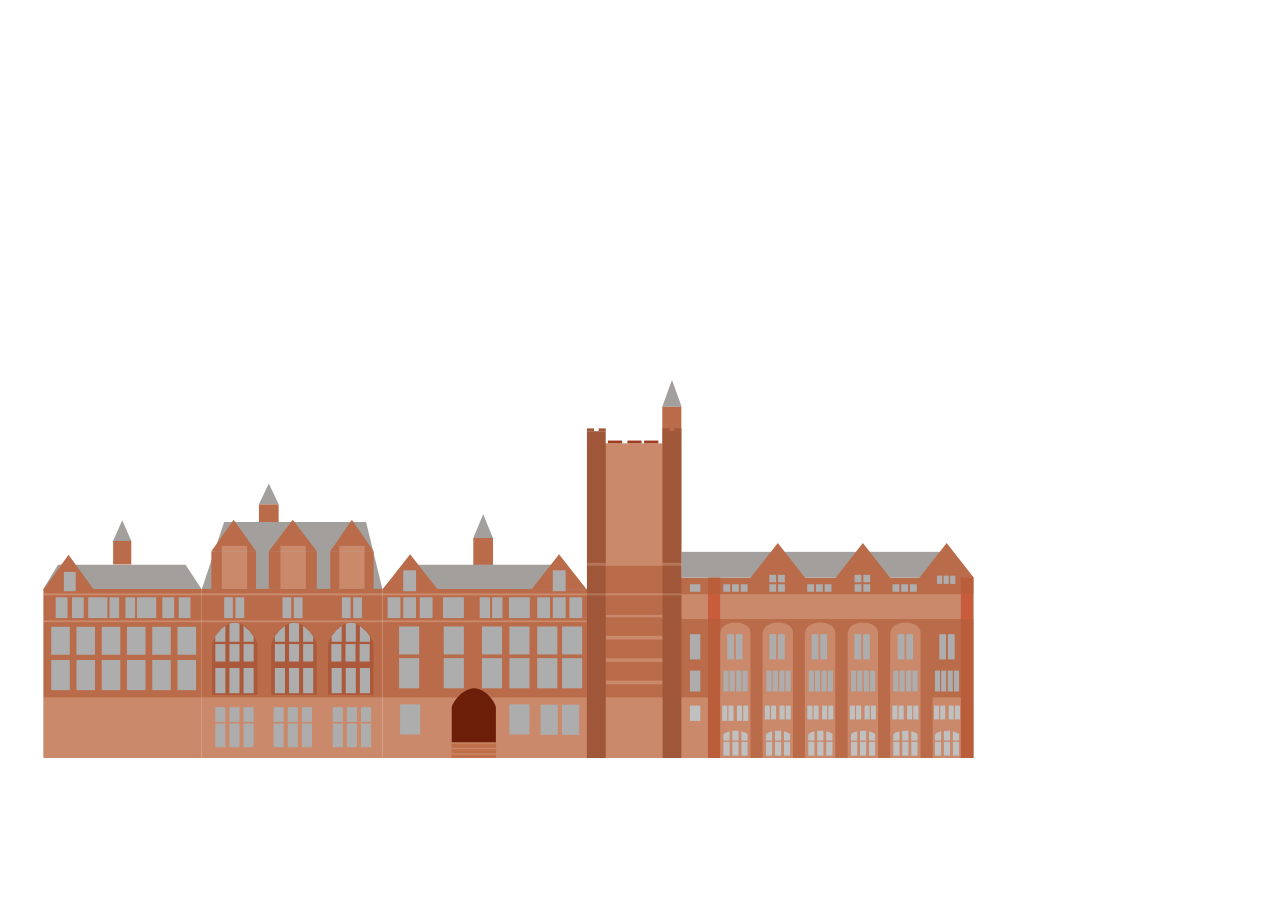
<file: temp.html>
<!DOCTYPE html>
<html lang="en">
<head>
  <meta charset="UTF-8">
  <meta name="viewport" content="width=device-width, initial-scale=1.0">
  <meta http-equiv="X-UA-Compatible" content="ie=edge">
  <title>Document</title>
</head>
<body>
  <svg xmlns="http://www.w3.org/2000/svg" viewBox="0 0 1024 768" width="1000">
    <defs>
      <style>
      .cls-1{isolation:isolate;}
      .cls-2{fill:#ba6c4a;}
      .cls-3{fill:#a29f9d;}
      .cls-4{fill:#fff;opacity:0.5;}
      .cls-4,
      .cls-8{mix-blend-mode:soft-light;}
      .cls-5{fill:#adadad;}
      .cls-6{fill:#a05638;}
      .cls-7{fill:#a03d22;}
      .cls-8{opacity:0.3;}
      .cls-9{fill:#6d1e08;}
      .cls-10{fill:#c07049;}
      .cls-11{fill:#c95d3b;mix-blend-mode:darken;}
      </style>
    </defs>
    <title>TC building</title>
    <g class="cls-1">
      <g id="Layer_1" data-name="Layer 1">
        <rect class="cls-2" x="669.99" y="408.1" width="19.52" height="37.75"/>
        <rect class="cls-2" x="476.48" y="542.73" width="20.16" height="27.58"/>
        <rect class="cls-2" x="256.97" y="508.19" width="20.16" height="24.06"/>
        <rect class="cls-2" x="383.71" y="594.86" width="228.35" height="174.68"/>
        <polygon class="cls-3" points="592.33 595.13 383.71 594.86 404.73 570.1 571 570.1 592.33 595.13"/>
        <polygon class="cls-2" points="411.76 559.39 383.71 595.13 439.81 595.13 411.76 559.39"/>
        <polygon class="cls-3" points="383.39 594.85 198.53 594.85 221.35 526.35 366.64 526.35 383.39 594.85"/>
        <polygon class="cls-2" points="231.11 524.07 208.24 556.28 253.99 556.28 231.11 524.07"/>
        <rect class="cls-2" x="208.24" y="556.31" width="45.74" height="38.54"/>
        <polygon class="cls-2" points="291.63 524.07 267.05 556.28 316.2 556.28 291.63 524.07"/>
        <rect class="cls-2" x="267.05" y="556.31" width="49.15" height="38.54"/>
        <polygon class="cls-2" points="352.17 524.09 329.98 556.31 374.37 556.31 352.17 524.09"/>
        <rect class="cls-2" x="329.98" y="556.31" width="44.39" height="38.57"/>
        <rect class="cls-2" x="36.23" y="594.86" width="162.23" height="174.68"/>
        <rect class="cls-2" x="592.86" y="445.85" width="96.64" height="323.69"/>
        <rect class="cls-2" x="674.26" y="583.31" width="314.64" height="186.23"/>
        <path class="cls-4" d="M760.31,639.21c0-5.45-6.86-9.87-15.31-9.87s-15.31,4.42-15.31,9.87a5.63,5.63,0,0,0,0,.58h-.51v66.14h31.1V639.79h0A5.63,5.63,0,0,0,760.31,639.21Z"/>
        <path class="cls-4" d="M803.85,639.21c0-5.45-6.86-9.87-15.31-9.87s-15.31,4.42-15.31,9.87a5.63,5.63,0,0,0,0,.58h-.51v66.14h31.1V639.79h0A5.63,5.63,0,0,0,803.85,639.21Z"/>
        <path class="cls-4" d="M847.13,639.21c0-5.45-6.86-9.87-15.31-9.87s-15.31,4.42-15.31,9.87a5.63,5.63,0,0,0,0,.58H816v66.14h31.1V639.79h0A5.63,5.63,0,0,0,847.13,639.21Z"/>
        <path class="cls-4" d="M890.92,639.21c0-5.45-6.85-9.87-15.3-9.87s-15.31,4.42-15.31,9.87a5.63,5.63,0,0,0,0,.58h-.51v66.14h31.09V639.79h0C890.91,639.6,890.92,639.4,890.92,639.21Z"/>
        <path class="cls-4" d="M934.46,639.21c0-5.45-6.85-9.87-15.3-9.87s-15.31,4.42-15.31,9.87c0,.19,0,.39,0,.58h-.5v66.14h31.09V639.79h0C934.45,639.6,934.46,639.4,934.46,639.21Z"/>
        <polygon class="cls-3" points="679.9 381 669.96 408.37 689.83 408.37 679.9 381"/>
        <polygon class="cls-3" points="486.56 518.47 476.49 542.73 496.64 542.73 486.56 518.47"/>
        <rect class="cls-3" x="689.5" y="556.9" width="277.01" height="26.4"/>
        <rect class="cls-2" x="198.54" y="594.86" width="185.18" height="174.68"/>
        <rect class="cls-5" x="698.31" y="590.08" width="10.68" height="7.67"/>
        <rect class="cls-5" x="732.47" y="590.08" width="7" height="7.67"/>
        <rect class="cls-5" x="741.4" y="590.08" width="7" height="7.67"/>
        <rect class="cls-5" x="750.32" y="590.08" width="7" height="7.67"/>
        <rect class="cls-5" x="866.89" y="590.08" width="7" height="7.67"/>
        <rect class="cls-5" x="875.82" y="590.08" width="7" height="7.67"/>
        <rect class="cls-5" x="818.39" y="590.08" width="7" height="7.67"/>
        <rect class="cls-5" x="827.32" y="590.08" width="7" height="7.67"/>
        <rect class="cls-5" x="836.24" y="590.08" width="7" height="7.67"/>
        <rect class="cls-5" x="905.72" y="590.08" width="7" height="7.67"/>
        <rect class="cls-5" x="914.65" y="590.08" width="7" height="7.67"/>
        <rect class="cls-5" x="923.58" y="590.08" width="7" height="7.67"/>
        <rect class="cls-5" x="698.31" y="641.17" width="10.63" height="25.84"/>
        <rect class="cls-5" x="698.31" y="678.49" width="10.63" height="21.36"/>
        <rect class="cls-5" x="698.31" y="714.35" width="10.63" height="15.71"/>
        <rect class="cls-5" x="445.43" y="603.4" width="21.36" height="21.36"/>
        <rect class="cls-5" x="513" y="603.4" width="21.36" height="21.36"/>
        <rect class="cls-5" x="482.99" y="603.4" width="10.68" height="21.36"/>
        <rect class="cls-5" x="495.68" y="603.4" width="10.68" height="21.36"/>
        <rect class="cls-5" x="541.9" y="603.4" width="13.11" height="21.36"/>
        <rect class="cls-5" x="557.89" y="603.4" width="13.11" height="21.36"/>
        <rect class="cls-5" x="574.84" y="603.4" width="13.11" height="21.36"/>
        <rect class="cls-5" x="388.74" y="603.4" width="13.11" height="21.36"/>
        <rect class="cls-5" x="404.73" y="603.4" width="13.11" height="21.36"/>
        <rect class="cls-5" x="404.73" y="575.81" width="13.11" height="21.36"/>
        <rect class="cls-5" x="421.67" y="603.4" width="13.11" height="21.36"/>
        <rect class="cls-5" x="732.58" y="678.49" width="5.23" height="21.36"/>
        <rect class="cls-5" x="738.95" y="678.49" width="5.23" height="21.36"/>
        <rect class="cls-5" x="731.33" y="714.35" width="5.23" height="15.71"/>
        <rect class="cls-5" x="737.71" y="714.35" width="5.23" height="15.71"/>
        <rect class="cls-5" x="746.41" y="714.35" width="5.23" height="15.71"/>
        <rect class="cls-5" x="752.79" y="714.35" width="5.23" height="15.71"/>
        <rect class="cls-5" x="741.78" y="751.47" width="6.34" height="14.16"/>
        <rect class="cls-5" x="732.58" y="751.47" width="6.34" height="14.16"/>
        <path class="cls-5" d="M738.92,740.72c-3.63.87-6.07,2.34-6.07,3.22a.77.77,0,0,0,0,.15h-.29v6h6.34Z"/>
        <path class="cls-5" d="M748.12,740.2a25.28,25.28,0,0,0-6.34,0v9.84h6.34Z"/>
        <path class="cls-5" d="M757.32,743.71c-.43-.92-2.88-2.25-6.34-3v9.44h6.34Z"/>
        <rect class="cls-5" x="750.98" y="751.47" width="6.34" height="14.16"/>
        <rect class="cls-5" x="785.37" y="751.47" width="6.34" height="14.16"/>
        <rect class="cls-5" x="776.17" y="751.47" width="6.34" height="14.16"/>
        <path class="cls-5" d="M782.51,740.72c-3.63.87-6.07,2.34-6.07,3.22a.77.77,0,0,0,0,.15h-.29v6h6.34Z"/>
        <path class="cls-5" d="M791.71,740.2a25.28,25.28,0,0,0-6.34,0v9.84h6.34Z"/>
        <path class="cls-5" d="M800.91,743.71c-.43-.92-2.88-2.25-6.34-3v9.44h6.34Z"/>
        <rect class="cls-5" x="794.57" y="751.47" width="6.34" height="14.16"/>
        <rect class="cls-5" x="828.67" y="751.47" width="6.34" height="14.16"/>
        <rect class="cls-5" x="819.47" y="751.47" width="6.34" height="14.16"/>
        <path class="cls-5" d="M825.81,740.72c-3.63.87-6.07,2.34-6.07,3.22a.39.39,0,0,0,0,.15h-.29v6h6.34Z"/>
        <path class="cls-5" d="M835,740.2a25.28,25.28,0,0,0-6.34,0v9.84H835Z"/>
        <path class="cls-5" d="M844.21,743.71c-.43-.92-2.88-2.25-6.34-3v9.44h6.34Z"/>
        <rect class="cls-5" x="837.87" y="751.47" width="6.34" height="14.16"/>
        <rect class="cls-5" x="872.45" y="751.47" width="6.34" height="14.16"/>
        <rect class="cls-5" x="863.25" y="751.47" width="6.34" height="14.16"/>
        <path class="cls-5" d="M869.59,740.72c-3.63.87-6.08,2.34-6.08,3.22a.4.4,0,0,0,0,.15h-.29v6h6.34Z"/>
        <path class="cls-5" d="M878.79,740.2a26.07,26.07,0,0,0-3-.18,25.74,25.74,0,0,0-3.36.22v9.84h6.34Z"/>
        <path class="cls-5" d="M888,743.71c-.43-.92-2.89-2.25-6.34-3v9.44H888Z"/>
        <rect class="cls-5" x="881.65" y="751.47" width="6.34" height="14.16"/>
        <rect class="cls-5" x="915.75" y="751.47" width="6.34" height="14.16"/>
        <rect class="cls-5" x="906.55" y="751.47" width="6.34" height="14.16"/>
        <path class="cls-5" d="M912.88,740.72c-3.62.87-6.07,2.34-6.07,3.22a.4.4,0,0,0,0,.15h-.29v6h6.33Z"/>
        <path class="cls-5" d="M922.09,740.2a26.11,26.11,0,0,0-3-.18,25.71,25.71,0,0,0-3.35.22v9.84h6.34Z"/>
        <path class="cls-5" d="M931.29,743.71c-.43-.92-2.89-2.25-6.34-3v9.44h6.34Z"/>
        <rect class="cls-5" x="924.95" y="751.47" width="6.34" height="14.16"/>
        <rect class="cls-5" x="774.96" y="714.35" width="5.23" height="14.16"/>
        <rect class="cls-5" x="781.33" y="714.35" width="5.23" height="14.16"/>
        <rect class="cls-5" x="790.04" y="714.35" width="5.23" height="14.16"/>
        <rect class="cls-5" x="796.41" y="714.35" width="5.23" height="14.16"/>
        <rect class="cls-5" x="818.5" y="714.35" width="5.23" height="14.16"/>
        <rect class="cls-5" x="824.87" y="714.35" width="5.23" height="14.16"/>
        <rect class="cls-5" x="833.57" y="714.35" width="5.23" height="14.16"/>
        <rect class="cls-5" x="839.95" y="714.35" width="5.23" height="14.16"/>
        <rect class="cls-5" x="862.03" y="714.35" width="5.23" height="14.16"/>
        <rect class="cls-5" x="868.41" y="714.35" width="5.23" height="14.16"/>
        <rect class="cls-5" x="877.11" y="714.35" width="5.23" height="14.16"/>
        <rect class="cls-5" x="883.49" y="714.35" width="5.23" height="14.16"/>
        <rect class="cls-5" x="905.57" y="714.35" width="5.23" height="14.16"/>
        <rect class="cls-5" x="911.95" y="714.35" width="5.23" height="14.16"/>
        <rect class="cls-5" x="920.65" y="714.35" width="5.23" height="14.16"/>
        <rect class="cls-5" x="927.03" y="714.35" width="5.23" height="14.16"/>
        <rect class="cls-5" x="745.71" y="678.49" width="5.23" height="21.36"/>
        <rect class="cls-5" x="736.47" y="641.17" width="6.87" height="25.84"/>
        <polygon class="cls-3" points="267.05 487.03 256.97 508.19 277.13 508.19 267.05 487.03"/>
        <polygon class="cls-3" points="116.96 524.58 107.66 545.74 126.25 545.74 116.96 524.58"/>
        <polygon class="cls-3" points="198.09 594.86 36.23 594.86 51.16 570.1 181.84 570.1 198.09 594.86"/>
        <rect class="cls-5" x="82.09" y="603.4" width="19.7" height="21.36"/>
        <rect class="cls-5" x="132.05" y="603.4" width="19.7" height="21.36"/>
        <rect class="cls-5" x="103.94" y="603.4" width="9.85" height="21.36"/>
        <rect class="cls-5" x="120.32" y="603.4" width="9.85" height="21.36"/>
        <rect class="cls-5" x="158.11" y="603.4" width="12.09" height="21.36"/>
        <rect class="cls-5" x="174.77" y="603.4" width="12.09" height="21.36"/>
        <rect class="cls-5" x="48.85" y="603.4" width="12.09" height="21.36"/>
        <rect class="cls-5" x="65.5" y="603.4" width="12.09" height="21.36"/>
        <rect class="cls-5" x="44.27" y="633.63" width="18.99" height="28.66"/>
        <rect class="cls-5" x="70.12" y="633.63" width="18.99" height="28.66"/>
        <rect class="cls-5" x="95.98" y="633.63" width="18.99" height="28.66"/>
        <rect class="cls-2" x="107.66" y="545.74" width="18.59" height="24.06"/>
        <rect class="cls-5" x="121.83" y="633.63" width="18.99" height="28.66"/>
        <rect class="cls-5" x="147.69" y="633.63" width="18.99" height="28.66"/>
        <rect class="cls-5" x="173.55" y="633.63" width="18.99" height="28.66"/>
        <rect class="cls-5" x="44.27" y="667.61" width="18.99" height="30.92"/>
        <rect class="cls-5" x="70.12" y="667.61" width="18.99" height="30.92"/>
        <rect class="cls-5" x="95.98" y="667.61" width="18.99" height="30.92"/>
        <rect class="cls-5" x="121.83" y="667.61" width="18.99" height="30.92"/>
        <rect class="cls-5" x="147.69" y="667.61" width="18.99" height="30.92"/>
        <rect class="cls-5" x="173.55" y="667.61" width="18.99" height="30.92"/>
        <rect class="cls-5" x="745.35" y="641.17" width="6.87" height="25.84"/>
        <rect class="cls-5" x="779.66" y="641.17" width="6.87" height="25.84"/>
        <rect class="cls-5" x="788.54" y="641.17" width="6.87" height="25.84"/>
        <rect class="cls-5" x="822.94" y="641.17" width="6.87" height="25.84"/>
        <rect class="cls-5" x="831.82" y="641.17" width="6.87" height="25.84"/>
        <rect class="cls-5" x="866.74" y="641.17" width="6.87" height="25.84"/>
        <rect class="cls-5" x="875.62" y="641.17" width="6.87" height="25.84"/>
        <rect class="cls-5" x="911.04" y="641.17" width="6.87" height="25.84"/>
        <rect class="cls-5" x="919.92" y="641.17" width="6.87" height="25.84"/>
        <rect class="cls-5" x="752.09" y="678.49" width="5.23" height="21.36"/>
        <rect class="cls-5" x="776.69" y="678.49" width="5.23" height="21.36"/>
        <rect class="cls-5" x="783.07" y="678.49" width="5.23" height="21.36"/>
        <rect class="cls-5" x="789.83" y="678.49" width="5.23" height="21.36"/>
        <rect class="cls-5" x="796.21" y="678.49" width="5.23" height="21.36"/>
        <rect class="cls-5" x="819.97" y="678.49" width="5.23" height="21.36"/>
        <rect class="cls-5" x="826.35" y="678.49" width="5.23" height="21.36"/>
        <rect class="cls-5" x="833.11" y="678.49" width="5.23" height="21.36"/>
        <rect class="cls-5" x="839.48" y="678.49" width="5.23" height="21.36"/>
        <rect class="cls-5" x="863.25" y="678.49" width="5.23" height="21.36"/>
        <rect class="cls-5" x="869.62" y="678.49" width="5.23" height="21.36"/>
        <rect class="cls-5" x="876.38" y="678.49" width="5.23" height="21.36"/>
        <rect class="cls-5" x="882.76" y="678.49" width="5.23" height="21.36"/>
        <rect class="cls-5" x="906.55" y="678.49" width="5.23" height="21.36"/>
        <rect class="cls-5" x="912.92" y="678.49" width="5.23" height="21.36"/>
        <rect class="cls-5" x="919.68" y="678.49" width="5.23" height="21.36"/>
        <rect class="cls-5" x="926.06" y="678.49" width="5.23" height="21.36"/>
        <rect class="cls-6" x="592.83" y="430.48" width="7.26" height="2.91"/>
        <rect class="cls-6" x="604.8" y="430.48" width="7.26" height="2.91"/>
        <rect class="cls-6" x="670.28" y="430.48" width="7.26" height="2.91"/>
        <rect class="cls-6" x="682.26" y="430.48" width="7.26" height="2.91"/>
        <rect class="cls-7" x="634.29" y="442.94" width="14.51" height="2.91"/>
        <rect class="cls-7" x="614.31" y="442.94" width="14.51" height="2.91"/>
        <rect class="cls-7" x="651.42" y="442.94" width="14.51" height="2.91"/>
        <polygon class="cls-2" points="788.3 547.84 760.25 583.58 816.35 583.58 788.3 547.84"/>
        <polygon class="cls-2" points="875.38 547.84 847.33 583.58 903.43 583.58 875.38 547.84"/>
        <polygon class="cls-2" points="961.2 547.84 933.15 583.58 989.26 583.58 961.2 547.84"/>
        <polygon class="cls-2" points="564.27 559.39 536.22 595.13 592.33 595.13 564.27 559.39"/>
        <polygon class="cls-2" points="62.01 559.91 36.14 595.65 87.88 595.65 62.01 559.91"/>
        <rect class="cls-5" x="57.21" y="577.43" width="12.09" height="19.74"/>
        <rect class="cls-5" x="779.57" y="590.08" width="7" height="7.67"/>
        <rect class="cls-5" x="788.5" y="590.08" width="7" height="7.67"/>
        <rect class="cls-5" x="779.57" y="580.43" width="7" height="7.67"/>
        <rect class="cls-5" x="788.5" y="580.43" width="7" height="7.67"/>
        <rect class="cls-5" x="866.89" y="580.43" width="7" height="7.67"/>
        <rect class="cls-5" x="875.82" y="580.43" width="7" height="7.67"/>
        <rect class="cls-5" x="958.36" y="751.47" width="6.34" height="14.16"/>
        <rect class="cls-5" x="949.16" y="751.47" width="6.34" height="14.16"/>
        <path class="cls-5" d="M955.5,740.72c-3.63.87-6.08,2.34-6.08,3.22a.4.4,0,0,0,0,.15h-.29v6h6.34Z"/>
        <path class="cls-5" d="M964.7,740.2a26.11,26.11,0,0,0-3-.18,25.71,25.71,0,0,0-3.35.22v9.84h6.34Z"/>
        <path class="cls-5" d="M973.9,743.71c-.43-.92-2.89-2.25-6.34-3v9.44h6.34Z"/>
        <rect class="cls-5" x="967.56" y="751.47" width="6.34" height="14.16"/>
        <rect class="cls-5" x="948.18" y="714.35" width="5.23" height="14.16"/>
        <rect class="cls-5" x="954.56" y="714.35" width="5.23" height="14.16"/>
        <rect class="cls-5" x="963.26" y="714.35" width="5.23" height="14.16"/>
        <rect class="cls-5" x="969.64" y="714.35" width="5.23" height="14.16"/>
        <rect class="cls-5" x="953.65" y="641.17" width="6.87" height="25.84"/>
        <rect class="cls-5" x="962.53" y="641.17" width="6.87" height="25.84"/>
        <rect class="cls-5" x="949.16" y="678.49" width="5.23" height="21.36"/>
        <rect class="cls-5" x="955.53" y="678.49" width="5.23" height="21.36"/>
        <rect class="cls-5" x="962.29" y="678.49" width="5.23" height="21.36"/>
        <rect class="cls-5" x="968.67" y="678.49" width="5.23" height="21.36"/>
        <rect class="cls-5" x="951.28" y="581.27" width="5.29" height="8.46"/>
        <rect class="cls-5" x="958.04" y="581.27" width="5.29" height="8.46"/>
        <rect class="cls-5" x="964.79" y="581.27" width="5.29" height="8.46"/>
        <rect class="cls-5" x="221.35" y="603.4" width="8.93" height="21.36"/>
        <rect class="cls-5" x="232.91" y="603.4" width="8.93" height="21.36"/>
        <rect class="cls-5" x="281.1" y="603.4" width="8.93" height="21.36"/>
        <rect class="cls-5" x="292.66" y="603.4" width="8.93" height="21.36"/>
        <rect class="cls-5" x="341.93" y="603.4" width="8.93" height="21.36"/>
        <rect class="cls-5" x="353.49" y="603.4" width="8.93" height="21.36"/>
        <rect class="cls-5" x="557.89" y="575.81" width="13.11" height="21.36"/>
        <rect class="cls-4" x="383.71" y="705.93" width="208.61" height="63.6"/>
        <rect class="cls-4" x="36.14" y="705.93" width="347.57" height="63.6"/>
        <rect class="cls-4" x="592.6" y="705.93" width="96.9" height="63.6"/>
        <rect class="cls-4" x="612.06" y="445.85" width="58.24" height="122.23"/>
        <path class="cls-8" d="M255.65,652.61c0-5.27-10.29-23.27-23-23.27s-23.7,18-23.7,23.22v50.85h46.68Z"/>
        <path class="cls-8" d="M316.2,652.61c0-5.27-10.29-23.27-23-23.27s-23.7,18-23.7,23.22v50.85H316.2Z"/>
        <path class="cls-8" d="M374.37,652.61c0-5.27-10.29-23.27-23-23.27s-23.7,18-23.7,23.22v50.85h46.68Z"/>
        <rect class="cls-5" x="212.28" y="675.81" width="10.31" height="25.84"/>
        <rect class="cls-5" x="226.74" y="675.81" width="10.31" height="25.84"/>
        <rect class="cls-5" x="241.21" y="675.81" width="10.31" height="25.84"/>
        <rect class="cls-5" x="212.28" y="715.86" width="10.31" height="15.18"/>
        <rect class="cls-5" x="226.74" y="715.86" width="10.31" height="15.18"/>
        <rect class="cls-5" x="241.21" y="715.86" width="10.31" height="15.18"/>
        <rect class="cls-5" x="272" y="715.86" width="10.31" height="15.18"/>
        <rect class="cls-5" x="286.47" y="715.86" width="10.31" height="15.18"/>
        <rect class="cls-5" x="300.94" y="715.86" width="10.31" height="15.18"/>
        <rect class="cls-5" x="332.55" y="715.86" width="10.31" height="15.18"/>
        <rect class="cls-5" x="347.02" y="715.86" width="10.31" height="15.18"/>
        <rect class="cls-5" x="361.48" y="715.86" width="10.31" height="15.18"/>
        <rect class="cls-5" x="212.28" y="651.36" width="10.31" height="17.85"/>
        <rect class="cls-5" x="226.74" y="651.36" width="10.31" height="17.85"/>
        <rect class="cls-5" x="241.21" y="651.36" width="10.31" height="17.85"/>
        <rect class="cls-5" x="273.29" y="651.36" width="10.31" height="17.85"/>
        <rect class="cls-5" x="287.76" y="651.36" width="10.31" height="17.85"/>
        <rect class="cls-5" x="302.22" y="651.36" width="10.31" height="17.85"/>
        <rect class="cls-5" x="331.11" y="651.36" width="10.31" height="17.85"/>
        <rect class="cls-5" x="345.57" y="651.36" width="10.31" height="17.85"/>
        <rect class="cls-5" x="360.04" y="651.36" width="10.31" height="17.85"/>
        <rect class="cls-5" x="273.29" y="675.81" width="10.31" height="25.84"/>
        <rect class="cls-5" x="287.76" y="675.81" width="10.31" height="25.84"/>
        <rect class="cls-5" x="302.22" y="675.81" width="10.31" height="25.84"/>
        <rect class="cls-5" x="331.4" y="675.81" width="10.31" height="25.84"/>
        <rect class="cls-5" x="345.87" y="675.81" width="10.31" height="25.84"/>
        <rect class="cls-5" x="360.34" y="675.81" width="10.31" height="25.84"/>
        <path class="cls-5" d="M222.59,632.57a37.16,37.16,0,0,0-10.31,10.7v5.6h10.31Z"/>
        <path class="cls-5" d="M237.06,630.36a14.57,14.57,0,0,0-5-.92,15.21,15.21,0,0,0-5.31,1v18.42h10.32Z"/>
        <path class="cls-5" d="M241.21,632.46v16.41h10.31v-5.23A35.79,35.79,0,0,0,241.21,632.46Z"/>
        <path class="cls-5" d="M283.6,632.57a37.3,37.3,0,0,0-10.31,10.7v5.6H283.6Z"/>
        <path class="cls-5" d="M298.07,630.36a14.52,14.52,0,0,0-5-.92,15.11,15.11,0,0,0-5.3,1v18.42h10.31Z"/>
        <path class="cls-5" d="M302.22,632.46v16.41h10.31v-5.23A35.79,35.79,0,0,0,302.22,632.46Z"/>
        <path class="cls-5" d="M341.72,632.57a37.33,37.33,0,0,0-10.32,10.7v5.6h10.32Z"/>
        <path class="cls-5" d="M356.18,630.36a14.52,14.52,0,0,0-5-.92,15.15,15.15,0,0,0-5.3,1v18.42h10.31Z"/>
        <path class="cls-5" d="M360.34,632.46v16.41h10.31v-5.23A35.79,35.79,0,0,0,360.34,632.46Z"/>
        <rect class="cls-5" x="212.28" y="732.71" width="10.31" height="24.18"/>
        <rect class="cls-5" x="226.74" y="732.71" width="10.31" height="24.18"/>
        <rect class="cls-5" x="241.21" y="732.71" width="10.31" height="24.18"/>
        <rect class="cls-5" x="272" y="732.71" width="10.31" height="24.18"/>
        <rect class="cls-5" x="286.47" y="732.71" width="10.31" height="24.18"/>
        <rect class="cls-5" x="300.94" y="732.71" width="10.31" height="24.18"/>
        <rect class="cls-5" x="332.55" y="732.71" width="10.31" height="24.18"/>
        <rect class="cls-5" x="347.02" y="732.71" width="10.31" height="24.18"/>
        <rect class="cls-5" x="361.48" y="732.71" width="10.31" height="24.18"/>
        <path class="cls-9" d="M499.58,716.41c0-3.93-10-19.74-22.26-19.74s-22.95,15.81-22.95,19.74v35.53h45.21Z"/>
        <rect class="cls-5" x="400.44" y="633.31" width="20.59" height="28.66"/>
        <rect class="cls-5" x="446.2" y="633.31" width="20.59" height="28.66"/>
        <rect class="cls-5" x="485.35" y="633.31" width="20.59" height="28.66"/>
        <rect class="cls-5" x="513.39" y="633.31" width="20.59" height="28.66"/>
        <rect class="cls-5" x="541.9" y="633.31" width="20.59" height="28.66"/>
        <rect class="cls-5" x="567.36" y="633.31" width="20.59" height="28.66"/>
        <rect class="cls-5" x="400.44" y="665.74" width="20.59" height="30.92"/>
        <rect class="cls-5" x="446.2" y="665.74" width="20.59" height="30.92"/>
        <rect class="cls-5" x="485.35" y="665.74" width="20.59" height="30.92"/>
        <rect class="cls-5" x="513.39" y="665.74" width="20.59" height="30.92"/>
        <rect class="cls-10" x="454.16" y="753.34" width="45.63" height="4.19"/>
        <rect class="cls-10" x="454.16" y="758.93" width="45.63" height="4.19"/>
        <rect class="cls-10" x="454.16" y="764.52" width="45.63" height="4.19"/>
        <rect class="cls-5" x="541.9" y="665.74" width="20.59" height="30.92"/>
        <rect class="cls-5" x="567.36" y="665.74" width="20.59" height="30.92"/>
        <rect class="cls-5" x="513.39" y="713.05" width="20.59" height="30.92"/>
        <rect class="cls-5" x="401.47" y="713.05" width="20.59" height="30.92"/>
        <rect class="cls-5" x="545.35" y="713.36" width="17.66" height="30.92"/>
        <rect class="cls-5" x="567.18" y="713.36" width="17.66" height="30.92"/>
        <rect class="cls-4" x="612.06" y="688.76" width="58.08" height="3.71"/>
        <rect class="cls-4" x="612.06" y="665.93" width="58.08" height="3.71"/>
        <rect class="cls-4" x="612.06" y="642.91" width="58.08" height="3.71"/>
        <rect class="cls-4" x="612.06" y="621.48" width="58.24" height="2.48"/>
        <rect class="cls-6" x="592.86" y="433.37" width="19.2" height="336.17"/>
        <rect class="cls-6" x="670.3" y="433.37" width="19.2" height="336.17"/>
        <rect class="cls-4" x="592.6" y="568.08" width="97.17" height="3.07"/>
        <rect class="cls-4" x="689.77" y="600.25" width="299.13" height="25.47"/>
        <rect class="cls-4" x="36.14" y="627.04" width="556.19" height="1.86"/>
        <rect class="cls-4" x="36.14" y="599.39" width="653.36" height="2.06"/>
        <rect class="cls-4" x="218.92" y="550.76" width="25.93" height="44.09"/>
        <rect class="cls-4" x="279.02" y="550.76" width="25.93" height="44.09"/>
        <rect class="cls-4" x="339.21" y="550.76" width="25.93" height="44.09"/>
        <rect class="cls-4" x="689.77" y="705.93" width="27" height="62.78"/>
        <rect class="cls-4" x="729.21" y="705.93" width="31.1" height="62.78"/>
        <rect class="cls-4" x="772.71" y="705.93" width="31.1" height="62.78"/>
        <rect class="cls-4" x="816.03" y="705.93" width="31.1" height="62.78"/>
        <rect class="cls-4" x="859.83" y="705.93" width="31.1" height="62.78"/>
        <rect class="cls-4" x="903.37" y="705.93" width="31.1" height="62.78"/>
        <rect class="cls-4" x="946.91" y="705.93" width="29.16" height="62.78"/>
        <rect class="cls-11" x="975.7" y="583.31" width="12.44" height="185.41"/>
        <rect class="cls-11" x="716.77" y="583.31" width="12.44" height="185.41"/
        ><rect class="cls-11" x="760.31" y="583.31" width="12.44" height="185.41"/>
        <rect class="cls-11" x="803.85" y="583.31" width="12.44" height="185.41"/>
        <rect class="cls-11" x="847.39" y="583.31" width="12.44" height="185.41"/>
        <rect class="cls-11" x="890.92" y="583.31" width="12.44" height="185.41"/>
        <rect class="cls-11" x="934.46" y="583.31" width="12.44" height="185.41"/>
        <rect class="cls-5" x="698.31" y="602.59" width="10.63" height="21.36"/>
        <rect class="cls-5" x="732.58" y="602.59" width="5.23" height="21.36"/>
        <rect class="cls-5" x="738.95" y="602.59" width="5.23" height="21.36"/>
        <rect class="cls-5" x="745.71" y="602.59" width="5.23" height="21.36"/>
        <rect class="cls-5" x="752.09" y="602.59" width="5.23" height="21.36"/>
        <rect class="cls-5" x="775.93" y="602.59" width="5.23" height="21.36"/>
        <rect class="cls-5" x="782.3" y="602.59" width="5.23" height="21.36"/>
        <rect class="cls-5" x="789.06" y="602.59" width="5.23" height="21.36"/>
        <rect class="cls-5" x="795.44" y="602.59" width="5.23" height="21.36"/>
        <rect class="cls-5" x="819.21" y="602.59" width="5.23" height="21.36"/>
        <rect class="cls-5" x="825.58" y="602.59" width="5.23" height="21.36"/>
        <rect class="cls-5" x="832.34" y="602.59" width="5.23" height="21.36"/>
        <rect class="cls-5" x="838.72" y="602.59" width="5.23" height="21.36"/>
        <rect class="cls-5" x="863.01" y="602.59" width="5.23" height="21.36"/>
        <rect class="cls-5" x="869.38" y="602.59" width="5.23" height="21.36"/>
        <rect class="cls-5" x="876.14" y="602.59" width="5.23" height="21.36"/>
        <rect class="cls-5" x="882.52" y="602.59" width="5.23" height="21.36"/>
        <rect class="cls-5" x="906.55" y="602.59" width="5.23" height="21.36"/>
        <rect class="cls-5" x="912.92" y="602.59" width="5.23" height="21.36"/>
        <rect class="cls-5" x="919.68" y="602.59" width="5.23" height="21.36"/>
        <rect class="cls-5" x="926.06" y="602.59" width="5.23" height="21.36"/>
        <rect class="cls-5" x="951.72" y="592.34" width="5.23" height="23.56"/>
        <rect class="cls-5" x="958.48" y="592.34" width="5.23" height="23.56"/>
        <rect class="cls-5" x="964.86" y="592.34" width="5.23" height="23.56"/>
        <rect class="cls-5" x="130.17" y="713.36" width="18.99" height="30.92"/>
        <rect class="cls-5" x="71.09" y="713.36" width="18.99" height="30.92"/>
        <rect class="cls-5" x="95.98" y="713.36" width="18.99" height="30.92"/>
        <rect class="cls-5" x="45.22" y="713.05" width="18.99" height="30.92"/>
        <rect class="cls-5" x="153.25" y="713.36" width="16.28" height="30.92"/>
        <rect class="cls-5" x="173.38" y="713.36" width="16.28" height="30.92"/>
        <path class="cls-5" d="M629.18,469.86c0-5.93-2.83-10.74-6.32-10.74s-6.33,4.81-6.33,10.74c0,.21,0,.42,0,.63h-.21v72h12.85v-72h0C629.18,470.28,629.18,470.07,629.18,469.86Z"/>
        <path class="cls-5" d="M648.35,469.86c0-5.93-3-10.74-6.7-10.74S635,463.93,635,469.86c0,.21,0,.42,0,.63h-.22v72h13.6v-72h0C648.34,470.28,648.35,470.07,648.35,469.86Z"/>
        <path class="cls-5" d="M664.83,469.86c0-5.93-2.71-10.74-6.06-10.74s-6.06,4.81-6.06,10.74c0,.21,0,.42,0,.63h-.21v72h12.31v-72h0C664.82,470.28,664.83,470.07,664.83,469.86Z"/>
        <rect class="cls-5" x="634.33" y="692.82" width="5.23" height="13.11"/>
        <rect class="cls-5" x="641.95" y="692.82" width="5.23" height="13.11"/>
        <rect class="cls-5" x="616.33" y="692.82" width="5.23" height="13.11"/>
        <rect class="cls-5" x="623.95" y="692.82" width="5.23" height="13.11"/>
        <rect class="cls-5" x="651.98" y="692.82" width="5.23" height="13.11"/>
        <rect class="cls-5" x="659.6" y="692.82" width="5.23" height="13.11"/>
        <rect class="cls-5" x="634.33" y="669.84" width="5.23" height="18.89"/>
        <rect class="cls-5" x="641.95" y="669.84" width="5.23" height="18.89"/>
        <rect class="cls-5" x="616.33" y="669.84" width="5.23" height="18.89"/>
        <rect class="cls-5" x="623.95" y="669.84" width="5.23" height="18.89"/>
        <rect class="cls-5" x="651.98" y="669.84" width="5.23" height="18.89"/>
        <rect class="cls-5" x="659.6" y="669.84" width="5.23" height="18.89"/>
        <rect class="cls-5" x="634.33" y="646.85" width="5.23" height="18.89"/>
        <rect class="cls-5" x="641.95" y="646.85" width="5.23" height="18.89"/>
        <rect class="cls-5" x="616.33" y="646.85" width="5.23" height="18.89"/>
        <rect class="cls-5" x="623.95" y="646.85" width="5.23" height="18.89"/>
        <rect class="cls-5" x="651.98" y="646.85" width="5.23" height="18.89"/>
        <rect class="cls-5" x="659.6" y="646.85" width="5.23" height="18.89"/>
        <rect class="cls-5" x="634.33" y="623.87" width="5.23" height="18.89"/>
        <rect class="cls-5" x="641.95" y="623.87" width="5.23" height="18.89"/>
        <rect class="cls-5" x="616.33" y="623.87" width="5.23" height="18.89"/>
        <rect class="cls-5" x="623.95" y="623.87" width="5.23" height="18.89"/>
        <rect class="cls-5" x="651.98" y="623.87" width="5.23" height="18.89"/>
        <rect class="cls-5" x="659.6" y="623.87" width="5.23" height="18.89"/>
        <rect class="cls-5" x="634.33" y="601.45" width="5.23" height="20.03"/>
        <rect class="cls-5" x="641.95" y="601.45" width="5.23" height="20.03"/>
        <rect class="cls-5" x="616.33" y="601.45" width="5.23" height="20.03"/>
        <rect class="cls-5" x="623.95" y="601.45" width="5.23" height="20.03"/>
        <rect class="cls-5" x="651.98" y="601.45" width="5.23" height="20.03"/>
        <rect class="cls-5" x="659.6" y="601.45" width="5.23" height="20.03"/>
        <rect class="cls-5" x="634.33" y="571.15" width="5.23" height="28.24"/>
        <rect class="cls-5" x="641.95" y="571.15" width="5.23" height="28.24"/>
        <rect class="cls-5" x="616.33" y="571.15" width="5.23" height="28.24"/>
        <rect class="cls-5" x="623.95" y="571.15" width="5.23" height="28.24"/>
        <rect class="cls-5" x="651.98" y="571.15" width="5.23" height="28.24"/>
        <rect class="cls-5" x="659.6" y="571.15" width="5.23" height="28.24"/>
        <rect class="cls-5" x="634.33" y="547.57" width="5.23" height="20.51"/>
        <rect class="cls-5" x="641.95" y="547.57" width="5.23" height="20.51"/>
        <rect class="cls-5" x="616.33" y="547.57" width="5.23" height="20.51"/>
        <rect class="cls-5" x="623.95" y="547.57" width="5.23" height="20.51"/>
        <rect class="cls-5" x="651.98" y="547.57" width="5.23" height="20.51"/>
        <rect class="cls-5" x="659.6" y="547.57" width="5.23" height="20.51"/>
        <path class="cls-9" d="M664.21,735.76c0-3.74-10-18.76-22.26-18.76s-23,15-23,18.77v33.76h45.21Z"/>
        <rect class="cls-5" x="221.35" y="567.25" width="8.93" height="25.18"/>
        <rect class="cls-5" x="232.91" y="567.25" width="8.93" height="25.18"/>
        <rect class="cls-5" x="221.35" y="553.25" width="8.93" height="11.2"/>
        <rect class="cls-5" x="232.91" y="553.25" width="8.93" height="11.2"/>
        <rect class="cls-5" x="281.38" y="567.25" width="8.93" height="25.18"/>
        <rect class="cls-5" x="292.94" y="567.25" width="8.93" height="25.18"/>
        <rect class="cls-5" x="281.38" y="553.25" width="8.93" height="11.2"/>
        <rect class="cls-5" x="292.94" y="553.25" width="8.93" height="11.2"/>
        <rect class="cls-5" x="341.93" y="567.25" width="8.93" height="25.18"/>
        <rect class="cls-5" x="353.49" y="567.25" width="8.93" height="25.18"/>
        <rect class="cls-5" x="341.93" y="553.25" width="8.93" height="11.2"/>
        <rect class="cls-5" x="353.49" y="553.25" width="8.93" height="11.2"/>
      </g>
    </g>
  </svg>
</body>
</html>
</file>
<file: css/spotlight.css>
/*
Base spotlight concept from http://www.rwe-uk.com/blog/comments/rich_css_spotlight_with_elliptical_gradients_in_safari_chrome_firefox/

Lamp effect supported by Chrome and Safari, but not Firefox. Spotlight effect supported in all three.
*/
.wrapper {
  height: calc(100%);
  width: calc(80%);
  margin: 0 auto;
  position: relative;
  overflow: hidden;
  -moz-transform: scaleY(-1);
  -o-transform: scaleY(-1);
  -webkit-transform: scaleY(-1);
  transform: scaleY(-1);
  filter: FlipV;
  -ms-filter: "FlipV";
}

.spotlight_swivel {
  animation: rotate_spotlight 5s linear infinite;
}
.lamp {
  position: absolute;
  width: calc(10%);
  height: 400vh;
  background-image: radial-gradient(ellipse, rgba(82,116,168,0.5), rgba(82,116,168,0.2) 25%, rgba(82,116,168,0) 50%);
  top:-220vh;
  left: calc(35%);
  transform: perspective(23vh) rotateX(30deg);
}
/* .spotlight {
  opacity: 0.5;
  transform: scale(1.5,3);
  position: absolute;
  top: -20vh;
  left: calc(50% - 75vh);
}
.spotlight::after {
  content: '';
  position: absolute;
  top: -50vh;
  background-image: radial-gradient(ellipse closest-corner at 75% 75%, rgba(55,89,138,0.2), rgba(55,89,138,0));
  border-radius: 100%;
  width: 100vh;
  height: 100vh;
  clip: rect(50vh, 100vh, 100vh, 50vh);
  transform: rotate(45deg);
} */

@keyframes rotate_spotlight {
  0% {
    transform: rotate(0deg) scaleY(1) translateY(0);
  }
  25% {
    transform: rotate(-15deg) scaleY(1.1) translateY(-3vh);
  }
  50% {
    transform: rotate(0deg) scaleY(1) translateY(0);
  }
  75% {
    transform: rotate(15deg) scaleY(1.1) translateY(-3vh);
  }
}

@keyframes move_highlight {
  0% {
    transform: translateX(0);
  }
  25% {
    transform: translateX(25vh);
  }
  50% {
    transform: translateX(0);
  }
  75% {
    transform: translateX(-25vh);
  }
}
</file>
<file: css/STEAMnasium_2019/STEAMnasium2019_landingPage.css>
/* STEAMnasium Modal Landing page */

.modal-content, .modal-body, .modal-header { 
    background-color: #5C7089;
}
.close_button{
	font-family: "Montserrat", sans-serif;
	font-size: 2rem;
	font-weight: normal;
	color: #FDF3A7;
  z-index: 100;
  position: absolute;
  right: 5%;
}

.landing_pg_img img{
  max-width: 100%;
  position: relative;
}
</file>
<file: css/Stations_2023.css>
body{
	font-family: "Open Sans", sans-serif;
}


/* Navbar */
header{
	background-color: #163c5a;
}


/* BLUE SECTION + LOGO 
.logo_blueSection{
	background-image: url(../img/STEAMnasium_2019/page_content/STEAMnasium_Logo_Background.png);
	background-repeat: no-repeat;
	background-size: 100% 100%;
}
.STEAMnasium_logo{
	max-width: 100%;
}
*/



/* YELLOW SECTION + GENERAL INFORMATION 
.logo_yellowSection{
	background-color: #EECC6D;
}
.Academic_Festival_header{
	font-family: "Montserrat", sans-serif;
	font-weight: bold;
	color: #163B5A;
}
.MST_Department_header{
	font-family: "Montserrat", sans-serif;
	color: white;
}
.STEMlogos img{
	width: 100%;
}

*/


/* GENERAL INFORMATION 
.clock_img{
	max-width: 13%;
}
.dropPin_img{
	max-width:12%
}
.event_info{
	font-family: "Montserrat", sans-serif;
	color: #4C667F;
	opacity: .73;
}
.event_info_fall{
	font-family: "Montserrat", sans-serif;
	color: white;
	opacity: .73;
	/*font-weight: bold;* /
}
*/

.disclaimer{
	font-family: "Montserrat", sans-serif;
	color: white;
	opacity: .73;
	text-align: center;
}

h2, h3, h4{
    text-align: center;
}

h4{
    font-size: 24px;
}

.station-title{
    padding-top: 36px;
}

/* EVENT STATIONS */
.station_section{
	padding-top: 52.5px;
	padding-bottom: 52.5px;
}
.station_image{
    display: block;
    margin: 0 auto;
    padding: 20px;
}

/* Image grid code */
.column{
    float: left;
    width: 50%;
    padding: 10px;
}
.grid_image{
    margin-top: 12px;
}

.row:after{
    content: "";
    clear: both;
    margin-bottom: 4px;
}

.green_station{
    background-color: #b6ebd3;
    padding-bottom: 32px;
}

.red_station{
    background-color: #ffe3e3;
    padding-bottom: 32px;
}
.red_station img{
    padding-top: 10px;
	padding-bottom: 10px;
}
.red_station p{
    font-size: 16px;
}
.red_station a{
    color: #b81f1f;
}
.red_station a:hover {
    color: #f55d5d;
    text-decoration: underline;
}

.orange_station{
    background-color: #ffdabd;
    padding-bottom: 20px;
}

.gold_station{
    background-color: #fffad8;
    padding-bottom: 20px;
}
.gold_station p{
    font-size: 16px;
}

.purple_station{
    padding-top: 25.5px;
	padding-bottom: 25.5px;
    background-color:#cbbbd4;
}
.purple_station p{
    font-size: 16px;
}
.header_purple h2{
    color: #850bdd;
    text-align: center;
    padding-top: 160px;
    text-shadow: 2px 2px 6px #ededed;
}
.header_purple h4{
    color: #303030;
    text-align: center;
    padding-top: 10px;
    font-size: 22px;
    text-shadow: 2px 2px 5px #ededed;
}
.purple_station_image{
    max-width: 80%;
    padding-bottom: 15px;
}
.purple_station a:hover{
    opacity: .5;
}
.purple_station a {
    color: #5f2295;
}
.purple_station a:hover {
    color: #a22cdd;
    text-decoration: underline;
}

.pink_station{
    /* padding-top: 25.5px; */
	padding-bottom: 25.5px;
    background-color: #ffdcec;
}
.pink_station p{
    font-size: 14px;
}
.activities{
    padding-top: 25px;
}


.darkblue_station{
    padding-top: 25.5px; 
	padding-bottom: 25.5px;
    background-color: #c7c7e7;
}

.gray_station{
    padding-top: 25.5px;
	padding-bottom: 25.5px;
    background-color: #d0d0d0;
}
.gray_station p{
	font-size: 12px;
}
.gray_station_image {
	padding-bottom: 10px;
}

/* .station_image{
    max-width: 50%;
} */

.header_purple{
	background-image: url(../img/STEAMnasium_2023_JPGs/tele000.jpg);
	background-repeat: no-repeat;
	background-size: 100%;
}

.header_pink{
	background-image: url(../img/STEAMnasium_2023_JPGs/Elementary_STEAM000.jpg);
	background-repeat: no-repeat;
	background-size: 100%;
}
</file>
<file: css/STEAMnasium.css>
body{
	font-family: "Open Sans", sans-serif;
}


/* Navbar */
header{
	background-color: #163B5A;
}


/* BLUE SECTION + LOGO */
.logo_blueSection{
	background-image: url(../img/STEAMnasium_2019/STEAMnasium_Logo_Background.png); 
	background-repeat: no-repeat;
	background-size: 100% 100%;
}
.STEAMnasium_logo{
	max-width: 100%;
}


/* YELLOW SECTION + GENERAL INFORMATION */
.logo_yellowSection{
	background-color: #EECC6D;
}
.Academic_Festival_header{
	font-family: "Montserrat", sans-serif;
	font-weight: bold;
	color: #163B5A; 
}
.MST_Department_header{
	font-family: "Montserrat", sans-serif;
	color: white;
}
.STEMlogos{
	padding-top: 50px;
	padding-bottom: 40px;
}
.STEMlogos img{
	height: 40%;
}


/* GENERAL INFORMATION */
.clock_img{
	max-width: 13%;
}
.dropPin_img{
	max-width:12%
}
.event_info{
	font-family: "Montserrat", sans-serif;
	color: #4C667F;
	opacity: .73;
}


/* EVENT STATIONS */
.station_section{
	padding-top: 52.5px;
	padding-bottom: 52.5px;
}
.station_header{
	font-family: "Montserrat", sans-serif;
	background-color: #4C667F;
	color: white;
}
.blue_stations{
	background-color: #163B5A;
	color: #FDF3A7;
	padding: 5px;
}
.blue_stations p{
	font-size: 12px;
}
.yellow_stations{
	background-color: #FDF3A7;
	color: #4C667F;
	padding: 5px;
}
.yellow_stations p{
	font-size: 12px;
}
.station_number{
	font-family: "Montserrat", sans-serif;
	font-weight: bolder;
}


/* QUOTES */
.quote_img_container {
	background-color: #163B5A;
}
.quote_img_container img{
	height: 15%;
}
.quote_centered {
	font-family: "Montserrat", sans-serif;
	color: #FDF3A7;
	font-size: 20px;
}
.quote_imgRight{
	position: relative;
	top: 105px;
}


/* LIVE STREAM */
.LiveStream_Section{
	background-color: #FDF3A7;
}
.Logo_header{
	max-width: 100%;
}
.LiveStream_Section h2{
	font-family: "Montserrat", sans-serif;
	font-weight: bolder;
	color: #163B5A; 
}
.LiveStream_Section h4{
	font-family: "Montserrat", sans-serif;
	font-weight: bolder;
	color: #4C667F; 
	opacity: .73; 
}
.LiveStream_imgs img{
	max-width: 100%;
	padding-left: 100px;
	padding-right: 100px;
}
</file>
<file: css/STEAMnasium_2019/STEAMnasium2019.css>
body{
	font-family: "Open Sans", sans-serif;
}


/* Navbar */
header{
	background-color: #163B5A;
}


/* BLUE SECTION + LOGO */
.logo_blueSection{
	background-image: url(../../img/STEAMnasium_2019/page_content/STEAMnasium_Logo_Background.png);
	background-repeat: no-repeat;
	background-size: 100% 100%;
}
.STEAMnasium_logo{
	max-width: 100%;
}


/* YELLOW SECTION + GENERAL INFORMATION */
.logo_yellowSection{
	background-color: #EECC6D;
}
.Academic_Festival_header{
	font-family: "Montserrat", sans-serif;
	font-weight: bold;
	color: #163B5A;
}
.MST_Department_header{
	font-family: "Montserrat", sans-serif;
	color: white;
}
.STEMlogos img{
	width: 100%;
}


/* GENERAL INFORMATION */
.clock_img{
	max-width: 13%;
}
.dropPin_img{
	max-width:12%
}
.event_info{
	font-family: "Montserrat", sans-serif;
	color: #4C667F;
	opacity: .73;
}


/* EVENT STATIONS */
.station_section{
	padding-top: 52.5px;
	padding-bottom: 52.5px;
}
.station_header{
	font-family: "Montserrat", sans-serif;
	background-color: #4C667F;
	color: white;
}
.blue_stations{
	background-color: #163B5A;
	color: #FDF3A7;
	padding: 5px;
}
.blue_stations p{
	font-size: 12px;
}
.yellow_stations{
	background-color: #FDF3A7;
	color: #4C667F;
	padding: 5px;
}
.yellow_stations p{
	font-size: 12px;
}
.station_number{
	font-family: "Montserrat", sans-serif;
	font-weight: bolder;
}


/* QUOTES */
.quote_img_container {
	background-color: #163B5A;
}
.quote{
	width: 100%;
}


/* LIVE STREAM SECTION*/
.LiveStream_Section{
	background-color: #FDF3A7;
}
.Logo_header{
	max-width: 100%;
}
.LiveStream_Section .TCStory h2{
	font-family: "Montserrat", sans-serif;
	font-weight: bolder;
	color: #163B5A;
}
.LiveStream_Section h2{
	font-family: "Montserrat", sans-serif;
	font-weight: bolder;
	color: #163B5A;
}
.LiveStream_Section h4{
	font-family: "Montserrat", sans-serif;
	font-weight: bolder;
	color: #4C667F;
	opacity: .73;
}
#arrow{
    width: 100%;
}
</file>
<file: css/STEAMnasium_2023.css>
body{
	font-family: "Open Sans", sans-serif;
}


/* Navbar */
header{
	background-color: #163c5a;
}


/* BLUE SECTION + LOGO */
.logo_blueSection{
	background-image: url(../img/STEAMnasium_2019/page_content/STEAMnasium_Logo_Background.png);
	background-repeat: no-repeat;
	background-size: 100% 100%;
}
.STEAMnasium_logo{
	max-width: 100%;
}


/* YELLOW SECTION + GENERAL INFORMATION */
.logo_yellowSection{
	background-color: #EECC6D;
}
.Academic_Festival_header{
	font-family: "Montserrat", sans-serif;
	font-weight: bold;
	color: #163B5A;
}
.MST_Department_header{
	font-family: "Montserrat", sans-serif;
	color: white;
}
.STEMlogos img{
	width: 100%;
}


/* GENERAL INFORMATION */
.clock_img{
	max-width: 13%;
}
.dropPin_img{
	max-width:12%
}
.event_info{
	font-family: "Montserrat", sans-serif;
	color: #4C667F;
	opacity: .73;
}
.event_info_fall{
	font-family: "Montserrat", sans-serif;
	color: white;
	opacity: .73;
	/*font-weight: bold;*/
}
.disclaimer{
	font-family: "Montserrat", sans-serif;
	color: white;
	opacity: .73;
	text-align: center;
}


/* EVENT STATIONS */
.station_section{
	padding-top: 52.5px;
	padding-bottom: 52.5px;
}
.station_header{
	font-family: "Montserrat", sans-serif;
	background-color: #4C667F;
	color: white;
}
.green_station{
    background-color: #429d75;
    color: #FDF3A7;
    padding: 5px;
}
.green_station p{
    font-size: 12px;
}
.red_station{
    background-color: #f9685d;
    color: #395066;
    padding: 5px;
}
.red_station p{
    font-size: 12px;
}
.orange_station{
    background-color: #ea9e47;
    color: #FDF3A7;
    padding: 5px;
}
.orange_station p{
    font-size: 12px;
}
.gold_station{
    background-color: #eddc5d;
    color: #4C667F;
    padding: 5px;
}
.gold_station p{
    font-size: 12px;
}
.purple_station{
    background-color: #623e74;
    color: #FDF3A7;
    padding: 5px;
}
.purple_station p{
    font-size: 12px;
}
.pink_station{
    background-color: #ff9bd0;
    color: #4C667F;
    padding: 5px;
}
.pink_station p{
    font-size: 12px;
}
.dark_blue_station{
	background-color: #1d4263;
	color: #FDF3A7;
	padding: 5px;
}
.dark_blue_station p{
	font-size: 12px;
}
.gray_station{
	background-color: #b8b8b8;
	color: #4C667F;
	padding: 5px;
}
.gray_station p{
	font-size: 12px;
}

.blue_stations{
	background-color: #163B5A;
	color: #FDF3A7;
	padding: 5px;
}
.blue_stations p{
	font-size: 12px;
}
.yellow_stations{
	background-color: #F0CE6E;
	color: #4C667F;
	padding: 5px;
}
.yellow_stations p{
	font-size: 12px;
}
.station_number{
	font-family: "Montserrat", sans-serif;
	font-weight: bolder;
}


/* QUOTES */
.quote_img_container {
	background-color: #163B5A;
}
.quote{
	width: 100%;
}


/* LIVE STREAM SECTION*/
.LiveStream_Section{
	background-color: #FDF3A7;
}
.Logo_header{
	max-width: 100%;
}
.LiveStream_Section .TCStory h2{
	font-family: "Montserrat", sans-serif;
	font-weight: bolder;
	color: #163B5A;
}
.LiveStream_Section h2{
	font-family: "Montserrat", sans-serif;
	font-weight: bolder;
	color: #163B5A;
}
.LiveStream_Section h4{
	font-family: "Montserrat", sans-serif;
	font-weight: bolder;
	color: #4C667F;
	opacity: .73;
}
.steamnasium-arrow {
    width: 75%;
}
</file>
<file: css/style.css>
/*
  Theme Name: Avilon
  Theme URL: https://bootstrapmade.com/avilon-bootstrap-landing-page-template/
  Author: BootstrapMade.com
  License: https://bootstrapmade.com/license/
*/
/*--------------------------------------------------------------
# General
--------------------------------------------------------------*/
body {
  background: #fff;
  color: #666666;
  font-family: "Open Sans", sans-serif;
  overflow-x: hidden;
}

a {
  color: #f7ce5b;
  transition: 0.5s;
}

a:hover, a:active, a:focus {
  color: #f7ce5b;
  outline: none;
  text-decoration: none;
}

p {
  padding: 0;
  margin: 0 0 30px 0;
}

h1, h2, h3, h4, h5, h6 {
  font-family: "Montserrat", sans-serif;
  font-weight: 400;
  margin: 0 0 20px 0;
  padding: 0;
}

/* Back to top button */
.back-to-top {
  position: fixed;
  display: none;
  background: #778998;
  color: #fff;
  padding: 2px 20px 8px 20px;
  font-size: 16px;
  border-radius: 4px 4px 0 0;
  right: 15px;
  bottom: 0;
  transition: none;
}

.back-to-top:focus {
  background: #f7ce5b;
  color: #fff;
  outline: none;
}

.back-to-top:hover {
  background: #f7ce5b;
  color: #fff;
}

/*--------------------------------------------------------------
# Header
--------------------------------------------------------------*/
#header {
  padding: 30px 0;
  height: 92px;
  position: fixed;
  left: 0;
  top: 0;
  right: 0;
  transition: all 0.5s;
  z-index: 997;
}

#header #logo {
  float: left;
}

#header #logo h1 {
  font-size: 36px;
  margin: -4px 0 0 0;
  padding: 0;
  line-height: 1;
  display: inline-block;
  font-family: "Montserrat", sans-serif;
  font-weight: 300;
  letter-spacing: 3px;
  text-transform: uppercase;
}

#header #logo h1 a, #header #logo h1 a:hover {
  color: #fff;
}

#header #logo img {
  padding: 0;
  margin: 0;
  max-width: 100%;
}

@media (max-width: 768px) {
  #header #logo h1 {
    font-size: 28px;
    margin-top: 0;
  }
  #header #logo img {
    max-height: 40px;
  }
}

#header.header-fixed {
  background: #2b475e;
  padding: 20px 0;
  height: 72px;
  transition: all 0.5s;
}

/*--------------------------------------------------------------
# Intro Section
--------------------------------------------------------------*/
#intro {
  width: 100%;
  height: 100vh;
  background: url("../img/intro-bg.svg") center top no-repeat;
  background-size: cover;
  position: relative;
}

@media (min-width: 1024px) {
  #intro {
    background-attachment: fixed;
  }
}

#intro .intro-text {
  position: absolute;
  left: calc(25%);
  top: calc(10%);
  height: calc(50% - 60px);
  z-index: 22;
  display: flex;
  align-items: center;
  justify-content: center;
  text-align: center;
  flex-direction: column;
}

#intro h2 {
  margin: 30px 0 10px 0;
  padding: 0 15px;
  font-size: 48px;
  font-weight: 400;
  line-height: 56px;
  color: #fff;
}

#count-down {
  position: absolute;
  left: calc(67%);
  top: calc(30%);
  text-align: center;
  color: white;
  font-size: 50px;
  width: calc(25%);
}

#count-down .time-unit {
  background: url('../img/time-bg.svg') no-repeat;
  background-size: contain;
  padding: 0px 10px;
  font-size: 60px;
  font-weight: 700;
  max-width: 100%;
  height: auto;
  color: #003b5d;
}

#count-down .subtitle {
  font-size: 28px;
  font-weight: 700;
  color: #f7ce5b;
}

#intro p {
  color: #fff;
  margin-bottom: 20px;
  padding: 0 15px;
  font-size: 18px;
}

#intro .hero-image {
  position: absolute;
  left: 0;
  right: 0;
  bottom: 0;
  /* overflow: hidden; */
  text-align: center;
  width: 100%;
  height: 50%;
}

#intro .hero-image .tc-building {
  position: relative;
  z-index: 20;
  left: calc(10%);
  bottom: calc(40% + 5px);
  width: 80%;
}

#intro .hero-image .cab {
  position: relative;
  z-index: 21;
  left: calc(1%);
  top: calc(90% + 10px);
}


@media (min-width: 2100px) {
  #intro .hero-image .tc-building {
    left: calc(10%);
    bottom: calc(30% + 10px);
  }

  #intro .hero-image .cab {
    left: calc(1%);
    top: calc(95% - 10px);
  }

  #intro .intro-text {
    left: calc(20%);
  }

  #intro p {
    font-size: 26px;
  }

  #intro .intro-text p {
      left: calc(50%);
  }

  #intro #steam-logo {
    width: 100%;
    height: auto;
  }

  #count-down {
    top: calc(30% + 20px);
    font-size: 80px;
    width: calc(25%);
  }
  #count-down .time-unit {
    font-size: 80px;
    padding: 0px 8px;
  }
  #count-down .subtitle {
    font-size: 40px;
  }
}

@media (max-width: 1366px) {
  #intro .hero-image .tc-building {
    bottom: calc(50% + 10px);
  }

  #intro .hero-image .cab {
    left: calc(1%);
    top: calc(90% - 10px);
  }

  #intro .intro-text {
    left: calc(25%);
  }

  #intro p {
    font-size: 14px;
  }

  #intro #steam-logo {
    width: 65%;
    height: auto;
  }

  #count-down {
    top: calc(25%);
    font-size: 40px;
    width: calc(25% + 30px);
  }
  #count-down .time-unit {
    font-size: 40px;
    padding: 0px 8px;
  }
  #count-down .subtitle {
    font-size: 20px;
  }
}

@media (max-width: 1200px) {
  #intro .hero-image .tc-building {
    /* position: static; */
    /* bottom: calc(40% + 20px); */
  }

  #intro #count-down, #intro .cab {
    display: none;
  }
}

@media (max-width: 1000px) {
  #intro .hero-image .tc-building {
    display: none;
  }

  #intro .intro-text {
    left: calc(10%);
    top: calc(25%);
  }
}

@media (max-width: 768px) {
  #intro h2 {
    font-size: 28px;
    line-height: 36px;
  }

  #intro p {
    font-size: 14px;
    line-height: 24px;
    margin-bottom: 20px;
  }
}
/*--------------------------------------------------------------
# Navigation Menu
--------------------------------------------------------------*/
/* Nav Menu Essentials */
.nav-menu, .nav-menu * {
  margin: 0;
  padding: 0;
  list-style: none;
}

.nav-menu ul {
  position: absolute;
  display: none;
  top: 100%;
  left: 0;
  z-index: 99;
}

.nav-menu li {
  position: relative;
  white-space: nowrap;
}

.nav-menu > li {
  float: left;
}

.nav-menu li:hover > ul,
.nav-menu li.sfHover > ul {
  display: block;
}

.nav-menu ul ul {
  top: 0;
  left: 100%;
}

.nav-menu ul li {
  min-width: 180px;
}

/* Nav Menu Arrows */
.sf-arrows .sf-with-ul {
  padding-right: 30px;
}

.sf-arrows .sf-with-ul:after {
  content: "\f107";
  position: absolute;
  right: 15px;
  font-family: FontAwesome;
  font-style: normal;
  font-weight: normal;
}

.sf-arrows ul .sf-with-ul:after {
  content: "\f105";
}

/* Nav Meu Container */
#nav-menu-container {
  float: right;
  margin: 0;
}

@media (max-width: 768px) {
  #nav-menu-container {
    display: none;
  }
}

/* Nav Meu Styling */
.nav-menu a {
  padding: 0 8px 10px 8px;
  text-decoration: none;
  display: inline-block;
  color: #fff;
  font-family: "Montserrat", sans-serif;
  font-weight: 400;
  font-size: 14px;
  outline: none;
}

.nav-menu > li {
  margin-left: 10px;
}

.nav-menu ul {
  margin: 4px 0 0 0;
  padding: 10px;
  box-shadow: 0px 0px 30px rgba(127, 137, 161, 0.25);
  background: #fff;
}

.nav-menu ul li {
  transition: 0.3s;
}

.nav-menu ul li a {
  padding: 10px;
  color: #333;
  transition: 0.3s;
  display: block;
  font-size: 13px;
  text-transform: none;
}

.nav-menu ul li:hover > a {
  color: #f7ce5b;
}

.nav-menu ul ul {
  margin: 0;
}

/* Mobile Nav Toggle */
#mobile-nav-toggle {
  position: fixed;
  right: 0;
  top: 0;
  z-index: 999;
  margin: 20px 20px 0 0;
  border: 0;
  background: none;
  font-size: 24px;
  display: none;
  transition: all 0.4s;
  outline: none;
  cursor: pointer;
}

#mobile-nav-toggle i {
  color: #fff;
}

@media (max-width: 768px) {
  #mobile-nav-toggle {
    display: inline;
  }
}

/* Mobile Nav Styling */
#mobile-nav {
  position: fixed;
  top: 0;
  padding-top: 18px;
  bottom: 0;
  z-index: 998;
  background: rgba(52, 59, 64, 0.9);
  left: -260px;
  width: 260px;
  overflow-y: auto;
  transition: 0.4s;
}

#mobile-nav ul {
  padding: 0;
  margin: 0;
  list-style: none;
}

#mobile-nav ul li {
  position: relative;
}

#mobile-nav ul li a {
  color: #fff;
  font-size: 16px;
  overflow: hidden;
  padding: 10px 22px 10px 15px;
  position: relative;
  text-decoration: none;
  width: 100%;
  display: block;
  outline: none;
}

#mobile-nav ul li a:hover {
  color: #fff;
}

#mobile-nav ul li li {
  padding-left: 30px;
}

#mobile-nav ul .menu-has-children i {
  position: absolute;
  right: 0;
  z-index: 99;
  padding: 15px;
  cursor: pointer;
  color: #fff;
}

#mobile-nav ul .menu-has-children i.fa-chevron-up {
  color: #1dc8cd;
}

#mobile-nav ul .menu-item-active {
  color: #1dc8cd;
}

#mobile-body-overly {
  width: 100%;
  height: 100%;
  z-index: 997;
  top: 0;
  left: 0;
  position: fixed;
  background: rgba(52, 59, 64, 0.9);
  display: none;
}

/* Mobile Nav body classes */
body.mobile-nav-active {
  overflow: hidden;
}

body.mobile-nav-active #mobile-nav {
  left: 0;
}

body.mobile-nav-active #mobile-nav-toggle {
  color: #fff;
}

/*--------------------------------------------------------------
# Sections
--------------------------------------------------------------*/
/* Sections Header
--------------------------------*/
.section-header .section-title {
  font-size: 32px;
  text-align: center;
  font-weight: 400;
}

.section-header .section-description {
  text-align: center;
  padding-bottom: 40px;
}

.section-header .section-divider {
  display: block;
  width: 60px;
  height: 3px;
  /* background: #1dc8cd;
  background: linear-gradient(0deg, #1dc8cd 0%, #55fabe 100%); */
  margin: 0 auto;
  margin-bottom: 20px;
}

/* About Us Section
--------------------------------*/
#about {
  padding: 40px 0 0 0;
  overflow: hidden;
  background-color: #f7ce5b;
}

#about .about-img {
  /* height: 510px; */
  overflow: hidden;
}

#about .about-img img {
  margin-left: -15px;
  max-width: 100%;
}

@media (max-width: 768px) {
  #about .about-img {
    height: auto;
  }
  #about .about-img img {
    margin-left: 0;
    padding-bottom: 30px;
  }
}

#about .content .h2 {
  color: #333;
  font-weight: 300;
  font-size: 24px;
}

#about .content h3 {
  color: #777;
  font-weight: 300;
  font-size: 18px;
  line-height: 26px;
  font-style: italic;
}

#about .content p {
  line-height: 26px;
}

#about .content p:last-child {
  margin-bottom: 0;
}

#about .content i {
  font-size: 20px;
  padding-right: 4px;
  color: #1dc8cd;
}

#about .content ul {
  list-style: none;
  padding: 0;
}

#about .content ul li {
  padding-bottom: 10px;
}

#long-history {
  background-color: #003b5d;
  color: white;
  padding: 40px;
}

#curriculum {
  background-color: white;
  color: #003b5d;
  padding: 60px;
}

#curriculum .steam-letter {
  padding-top: 20px;
  font-weight: 700;
  font-size: 60px;
  font-family: 'Lilita One', sans-serif;
}

#curriculum .fixed-height {
  min-height: 70px;
  padding: 10px;
}

#long-history .section-description {
  padding-bottom: 0px !important;
  margin-bottom: 0px !important;
}
/* Initiatives Section
--------------------------------*/
#initiatives {
  padding: 60px 0 60px 0;
  overflow: hidden;
  background-color: #003b5d;
  color: white;
}

#initiatives .box {
  /* padding: 40px; */
  margin-bottom: 30px;
  box-shadow: 0px 0px 30px rgba(0, 0, 0, 0.5);
  background: #778998;
  text-align: center;
}

#initiatives .box h4 {
  padding: 20px 0 0px 0;
  color: white;
  font-size: 24px;
  font-weight: 500;
}

#initiatives .box p {
  padding: 20px 10px 20px 10px;
}


#initiatives h4 {
  font-size: 46px;
  color: #1dc8cd;
  font-weight: 300;
}

#initiatives h4 sup {
  font-size: 20px;
  top: -20px;
}

#initiatives h4 span {
  color: #bababa;
  font-size: 20px;
}

#initiatives ul {
  padding: 0;
  list-style: none;
  color: #999;
  text-align: left;
  line-height: 20px;
}

#initiatives ul li {
  padding-bottom: 12px;
}

#initiatives ul i {
  color: #1dc8cd;
  font-size: 18px;
  padding-right: 4px;
}

#initiatives .get-started-btn {
  background: #515e61;
  display: inline-block;
  padding: 6px 30px;
  border-radius: 20px;
  color: #fff;
  transition: none;
  font-size: 14px;
  font-weight: 400;
  font-family: "Montserrat", sans-serif;
}

#initiatives .initiatives-btn {
  background: #f7ce5b;
  display: inline-block;
  padding: 6px 30px;
  margin-top: 18px;
  border-radius: 20px;
  color: #003b5d;
  transition: none;
  font-size: 14px;
  font-weight: 400;
  font-family: "Montserrat", sans-serif;
}

/* Vision Section
--------------------------------*/
#vision {
  background: #f7ce5b;
  color: #003b5d;
  padding: 40px;
  overflow: hidden;
}

#vision .features-img {
  text-align: center;
  padding-top: 20px;
}

@media (min-width: 769px) {
  #vision .features-img {
    padding-top: 120px;
    margin-top: -200px;
  }
}

#vision .features-img img {
  max-width: 100%;
}

#vision .box {
  margin-bottom: 15px;
  text-align: center;
}

#vision .icon {
  margin-bottom: 10px;
}

#vision .icon i {
  font-size: 40px;
  transition: 0.5s;
}

#vision .icon i:before {
  background: #003b5d;
  background-clip: border-box;
  -webkit-background-clip: text;
  -webkit-text-fill-color: transparent;
}

#vision .title {
  font-weight: 300;
  margin-bottom: 15px;
  font-size: 22px;
}

#vision .title a {
  color: #111;
}

#vision .description {
  font-size: 14px;
  line-height: 24px;
  margin-bottom: 10px;
}

#vision .section-description {
  padding-bottom: 10px;
}

/* Call To Action Section
--------------------------------*/
#call-to-action {
  overflow: hidden;
  background: #f7ce5b;
  color: #003b5d;
  background-size: cover;
  padding: 40px 0;
}

#call-to-action .cta-title {
  font-size: 28px;
  font-weight: 700;
}

#call-to-action .cta-text {
}

@media (min-width: 769px) {
  #call-to-action .cta-btn-container {
    display: flex;
    align-items: center;
    justify-content: flex-end;
  }
}

#call-to-action .cta-btn {
  font-family: "Montserrat", sans-serif;
  font-weight: 500;
  font-size: 16px;
  letter-spacing: 1px;
  display: inline-block;
  padding: 8px 30px;
  border-radius: 25px;
  transition: background 0.5s;
  margin: 10px;
  border: 2px solid #003b5d;
  color: #003b5d;
}

#call-to-action .cta-btn:hover {
  background: #003b5d;
  color: white;
  /* border: 2px solid #1dc8cd; */
}

/* Join Us Section
--------------------------------*/
#join-us {
  padding: 60px 0 60px 0;
  overflow: hidden;
  background: url(../img/festival-theme.svg) fixed top center no-repeat;
  background-size: cover;
}

#join-us .box {
  padding: 40px;
  margin-bottom: 30px;
  box-shadow: 0px 0px 30px rgba(73, 78, 92, 0.15);
  background: #fff;
  text-align: center;
}

#join-us h3 {
  font-weight: 400;
  margin-bottom: 15px;
  font-size: 28px;
}

#join-us h4 {
  font-size: 46px;
  color: #1dc8cd;
  font-weight: 300;
}

#join-us h4 sup {
  font-size: 20px;
  top: -20px;
}

#join-us h4 span {
  color: #bababa;
  font-size: 20px;
}

#join-us ul {
  padding: 0;
  list-style: none;
  color: #999;
  text-align: left;
  line-height: 20px;
}

#join-us ul li {
  padding-bottom: 12px;
}

#join-us ul i {
  color: #1dc8cd;
  font-size: 18px;
  padding-right: 4px;
}

#join-us .get-started-btn {
  background: #515e61;
  display: inline-block;
  padding: 6px 30px;
  border-radius: 20px;
  color: #fff;
  transition: none;
  font-size: 14px;
  font-weight: 400;
  font-family: "Montserrat", sans-serif;
}

#join-us .featured {
  border: 2px solid #1dc8cd;
}

#join-us .featured .get-started-btn {
  background: linear-gradient(45deg, #1de099, #1dc8cd);
}

/* Academic Festival Section
--------------------------------*/
#academic-festival {
  padding: 40px 0;
  background-color: #003b5d;
  color: #003b5d;
  overflow: hidden;
}

#academic-festival .member {
  text-align: center;
  margin-bottom: 20px;
}

#academic-festival .member .pic {
  margin-bottom: 15px;
  overflow: hidden;
}

#academic-festival .member .pic img {
  max-width: 100%;
}

#academic-festival .member h4 {
  font-weight: 700;
  margin-bottom: 2px;
  font-size: 18px;
}

#academic-festival .member span {
  font-style: italic;
  display: block;
  font-size: 13px;
}

#academic-festival .member .social {
  margin-top: 15px;
}

#academic-festival .member .social a {
  color: #b3b3b3;
}

#academic-festival .member .social a:hover {
  color: #1dc8cd;
}

#academic-festival .member .social i {
  font-size: 18px;
  margin: 0 2px;
}

#academic-festival .box {
  padding: 40px;
  margin-bottom: 30px;
  box-shadow: 0px 0px 30px rgba(73, 78, 92, 0.15);
  background: #fff;
  transition: 0.4s;
}

@media (max-width: 767px) {
  #academic-festival .box {
    margin-bottom: 20px;
  }
}

/* Learn More Section
--------------------------------*/
#learn-more {
  box-shadow: 0px 0px 12px 0px rgba(0, 0, 0, 0.1);
  padding: 60px 0;
  overflow: hidden;
  color: #003b5d;
}

#learn-more .contact-about h3 {
  font-size: 36px;
  margin: 0 0 10px 0;
  padding: 0;
  line-height: 1;
  font-family: "Montserrat", sans-serif;
  font-weight: 300;
  letter-spacing: 3px;
  text-transform: uppercase;
}

#learn-more .contact-about p {
  font-size: 14px;
  line-height: 24px;
  font-family: "Montserrat", sans-serif;
}

#learn-more .social-links {
  padding-bottom: 20px;
}

#learn-more .social-links a {
  font-size: 18px;
  display: inline-block;
  background: #fff;
  line-height: 1;
  padding: 8px 0;
  margin-right: 4px;
  border-radius: 50%;
  text-align: center;
  width: 36px;
  height: 36px;
  transition: 0.3s;
  border: 1px solid #003b5d;
  color: #003b5d;
}

#learn-more .social-links a:hover {
  background: #003b5d;
  color: #fff;
}

#learn-more .info i {
  font-size: 32px;
  color: #003b5d;
  float: left;
  line-height: 1;
}

#learn-more .info p {
  padding: 0 0 10px 42px;
  line-height: 28px;
  font-size: 14px;
}

/*--------------------------------------------------------------
# Footer
--------------------------------------------------------------*/
#footer {
  background: #003b5d;
  box-shadow: 0px 0px 12px 0px rgba(0, 0, 0, 0.1);
  padding: 30px 0;
  color: white;
  font-size: 14px;
}

#footer .credits {
  font-size: 13px;
  color: #888;
}

#footer .footer-links a {
  color: #666;
  padding-left: 15px;
}

#footer .footer-links a:first-child {
  padding-left: 0;
}

#footer .footer-links a:hover {
  color: #f7ce5b;
}

/*--------------------------------------------------------------
# Theme color
--------------------------------------------------------------*/
.text-yellow {
  color: #f7ce5b;
}

.bg-yellow {
  background-color: #f7ce5b;
}

.text-navy {
  color: #003b5d;
}

.bg-navy {
  background-color: #003b5d;
}
.bg-gray {
  background-color: #778998;
}

.text-white {
  color: white;
}
</file>
